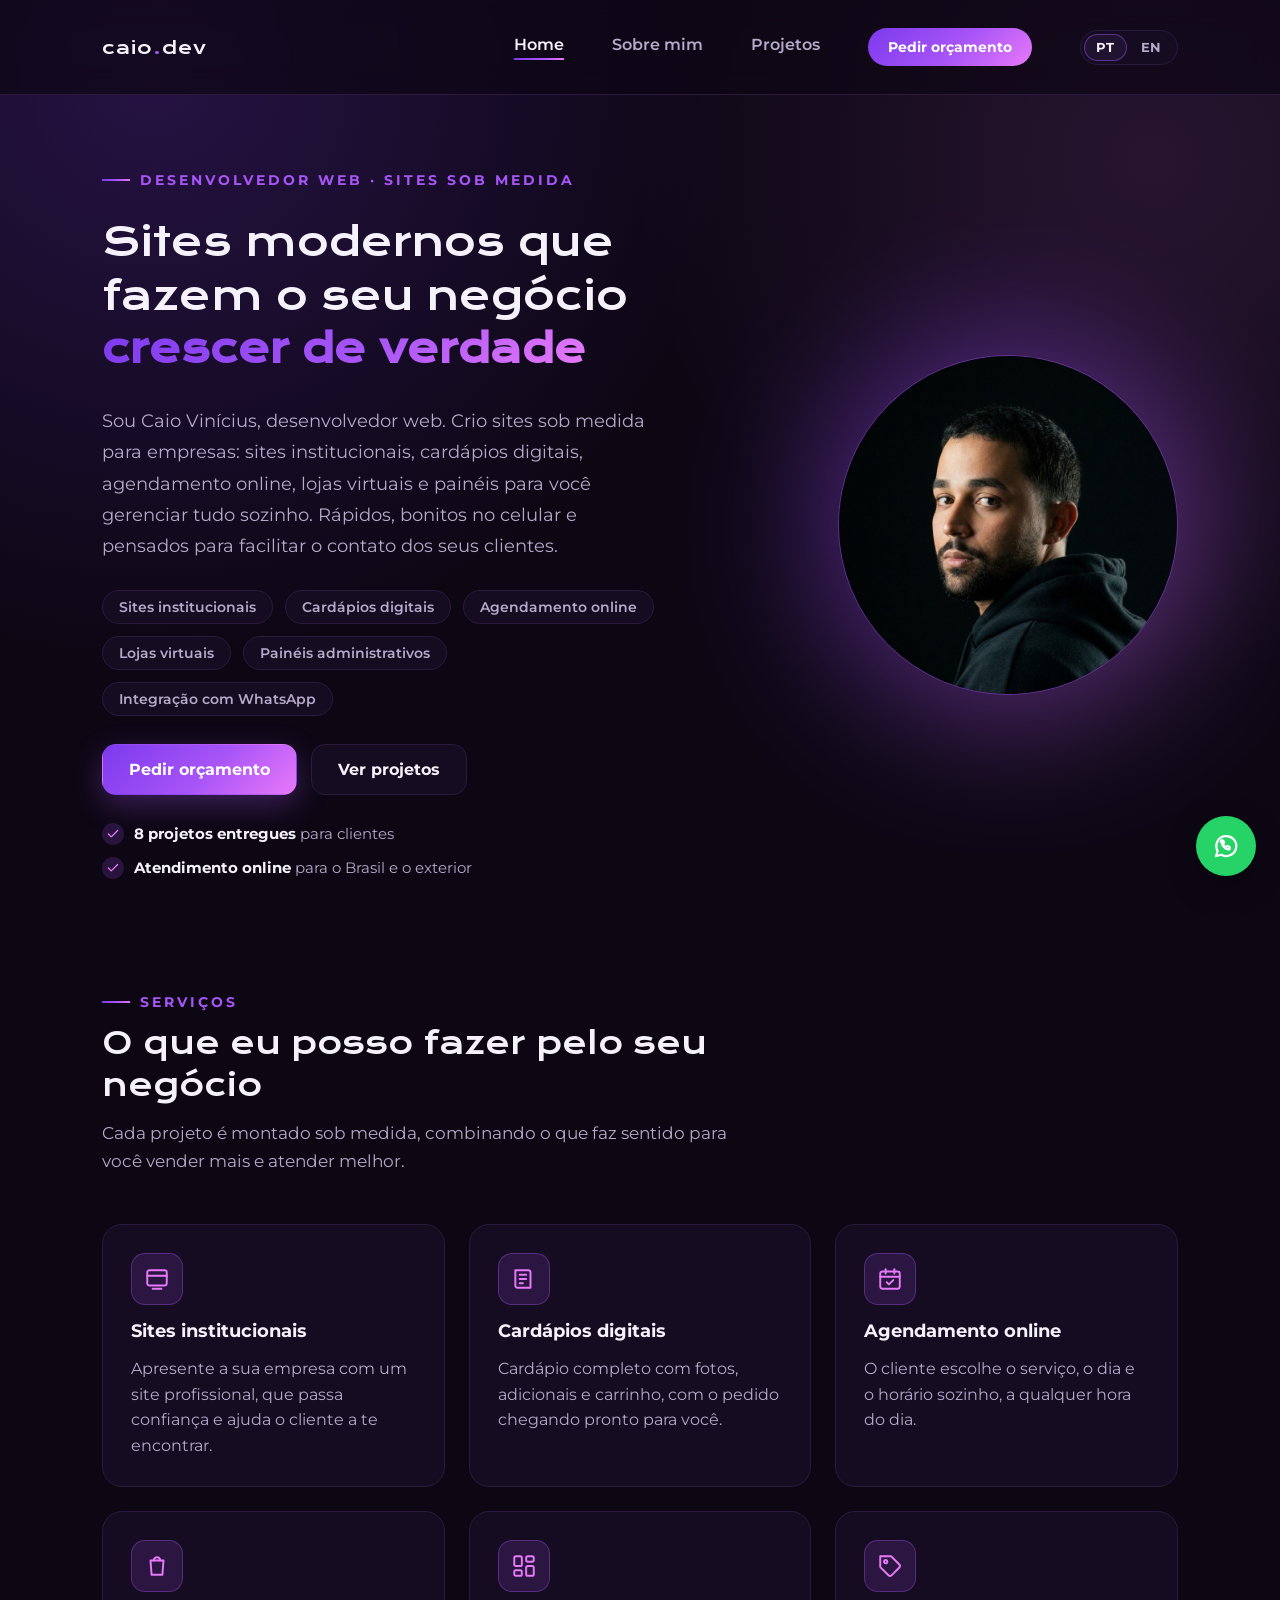
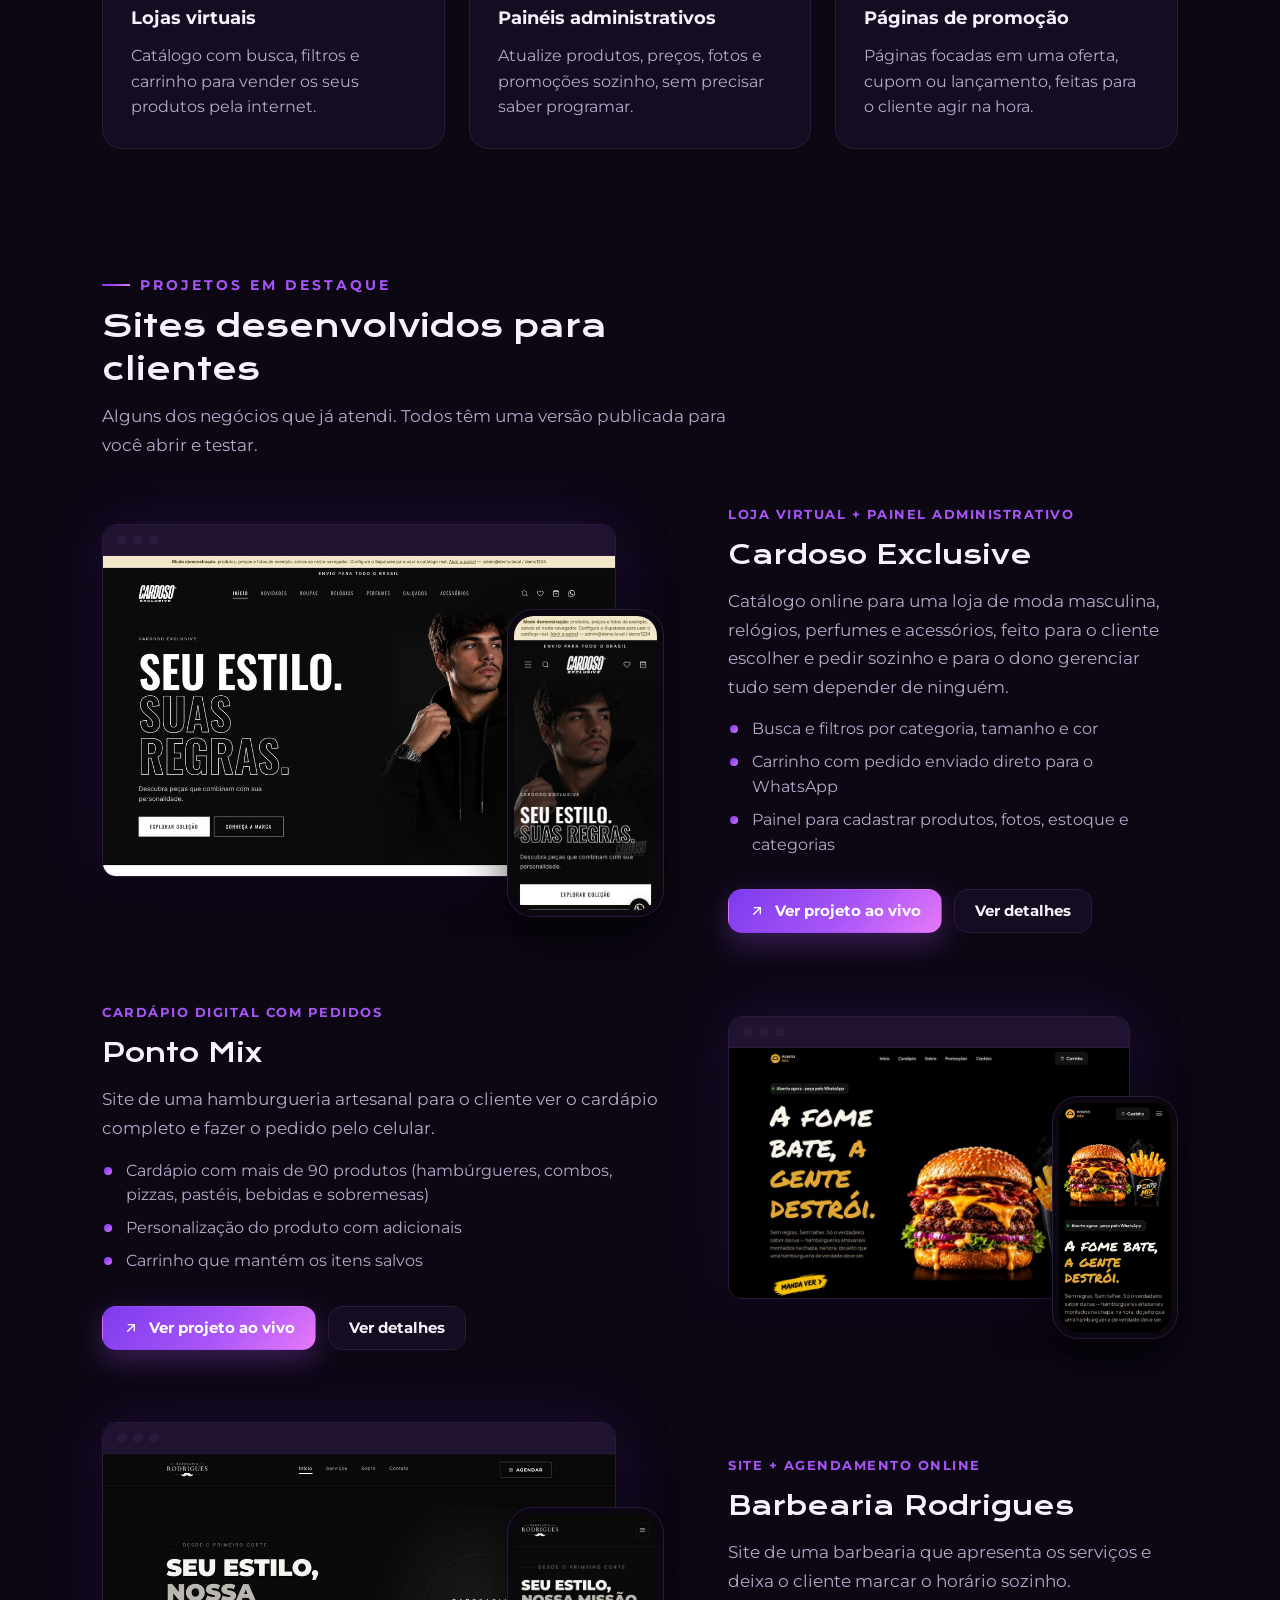
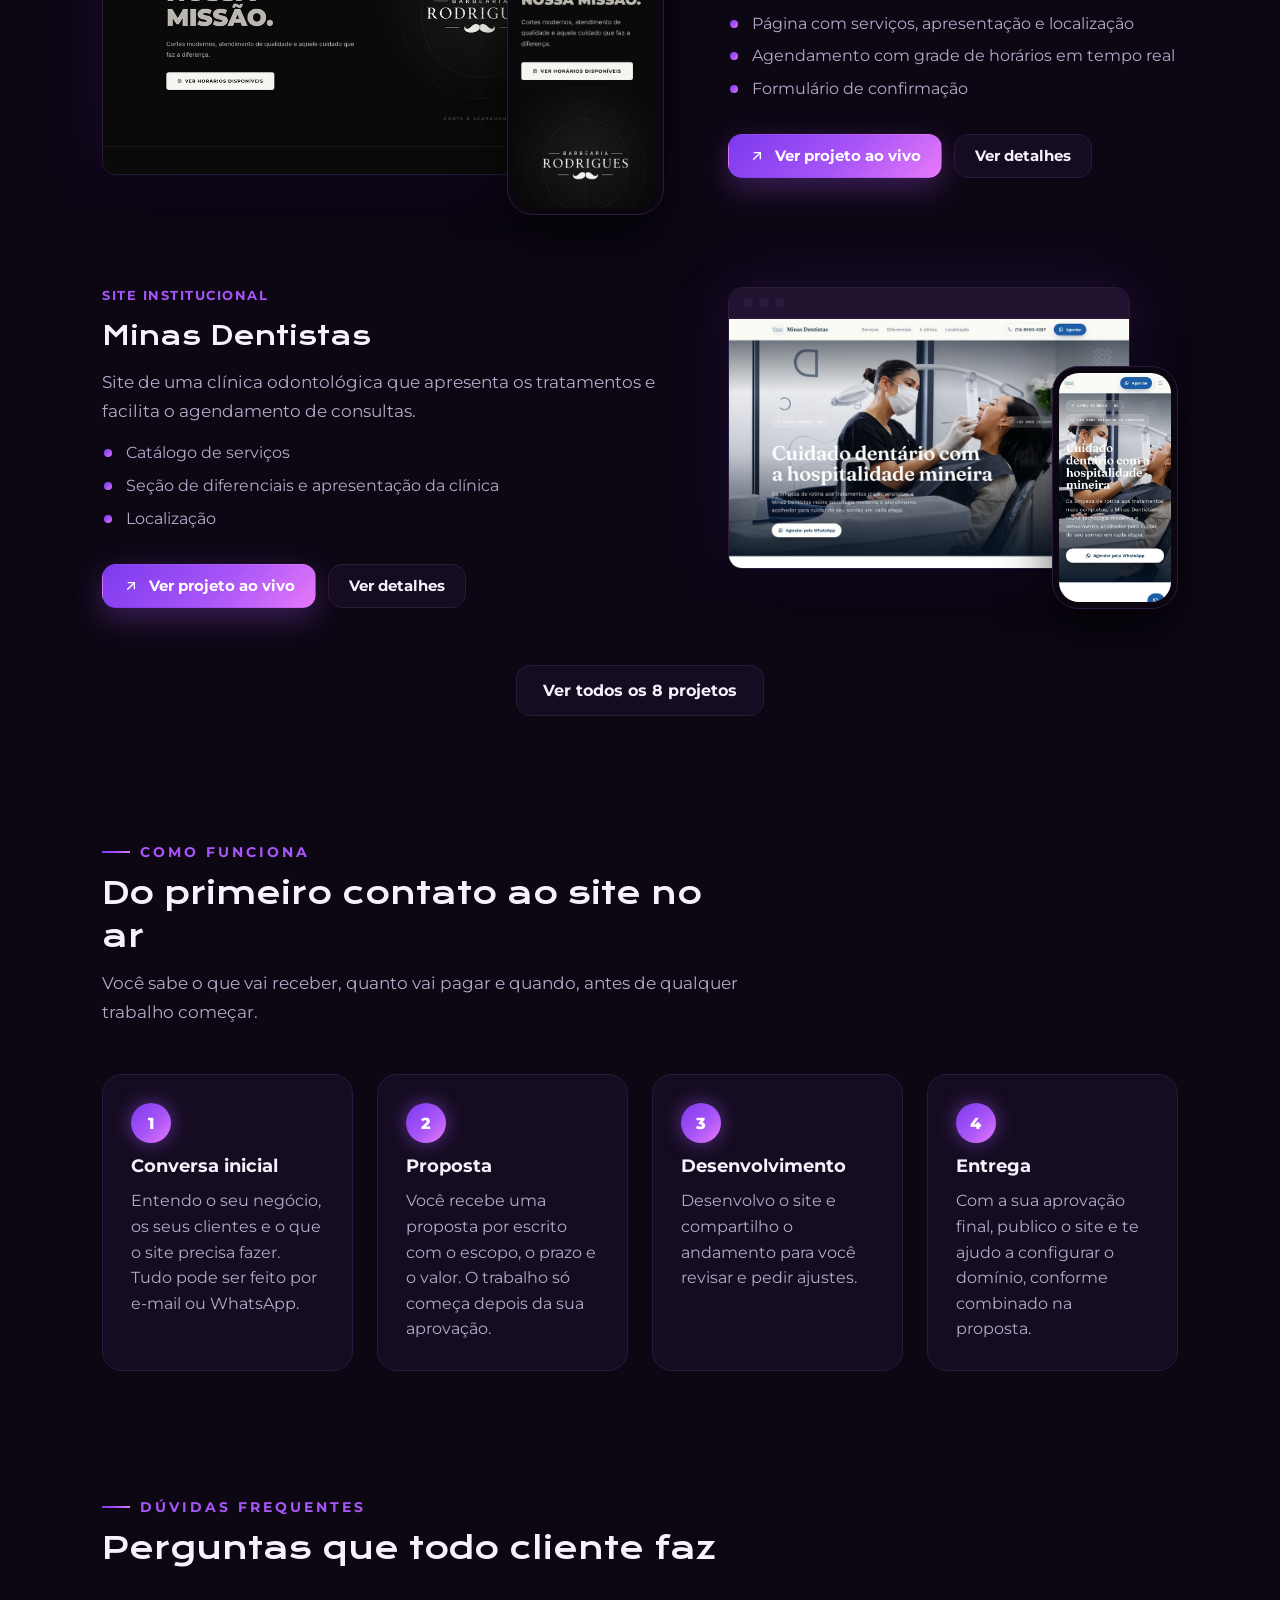
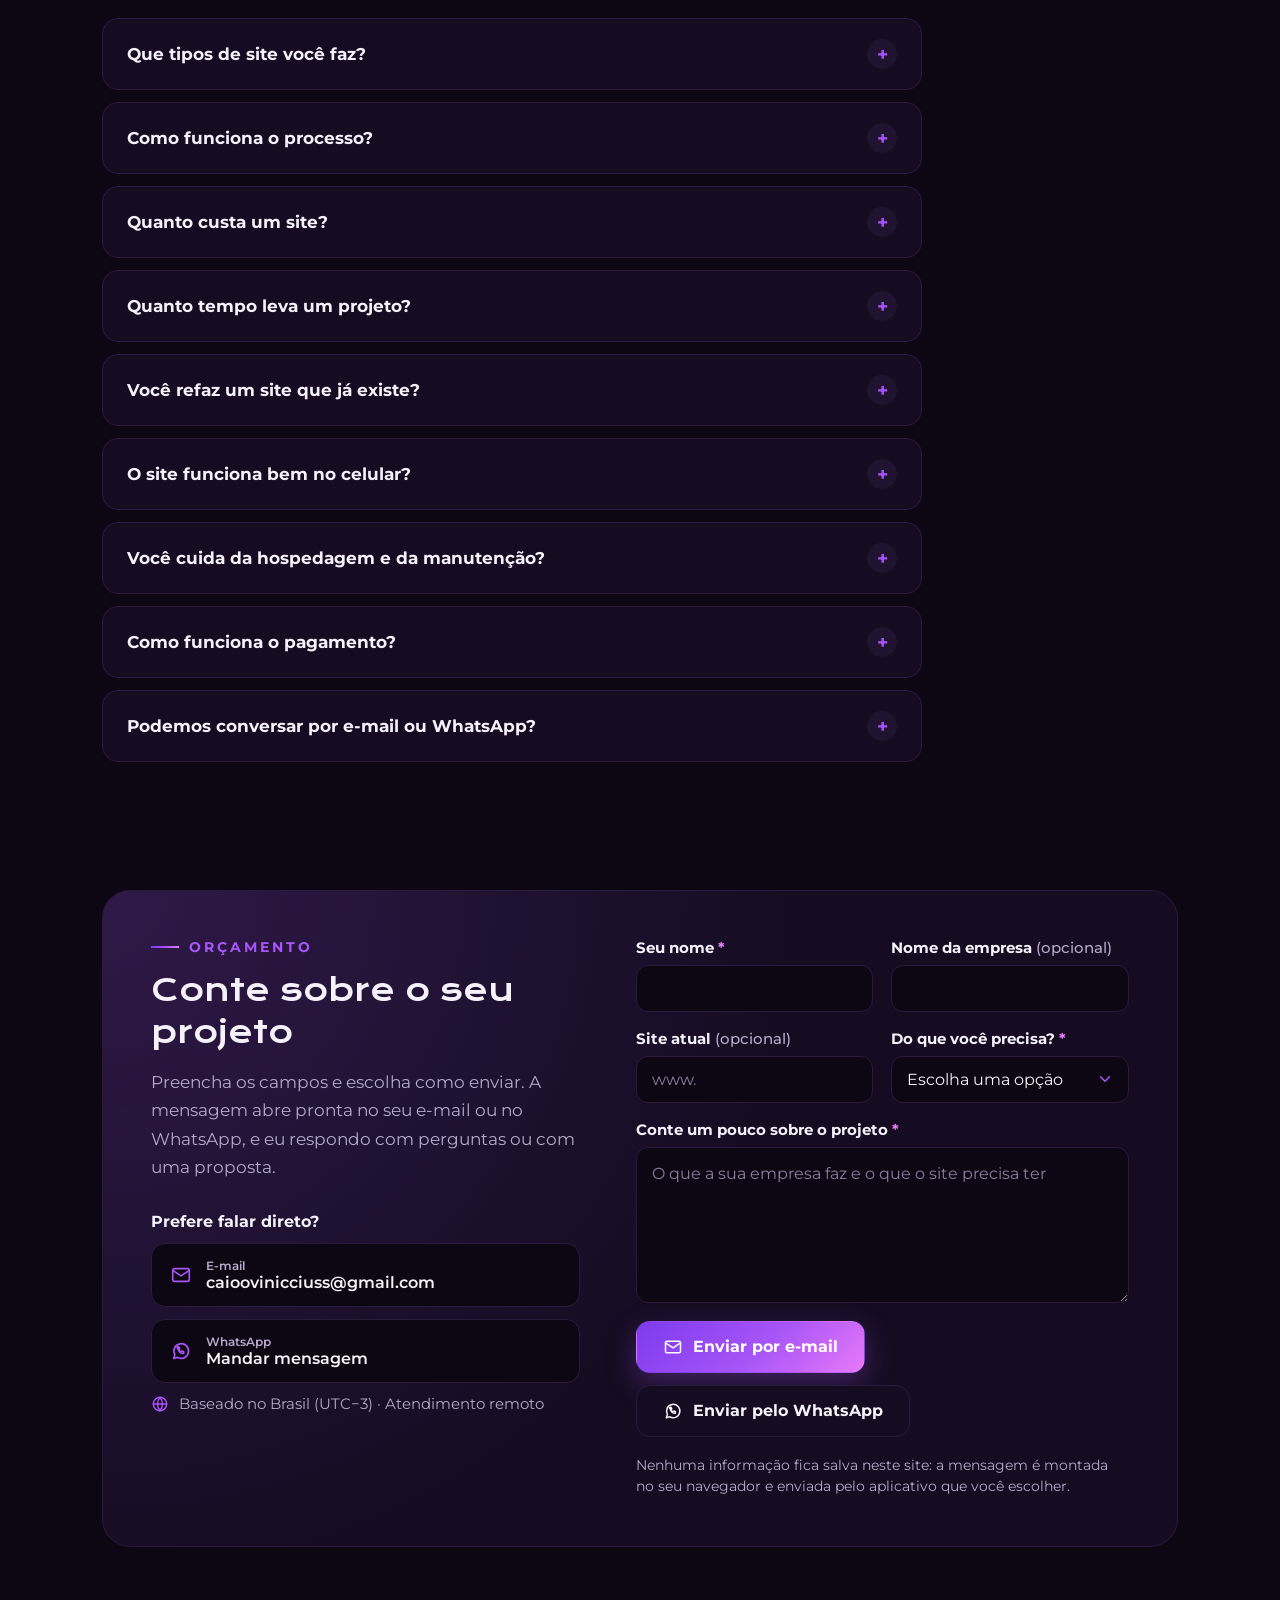
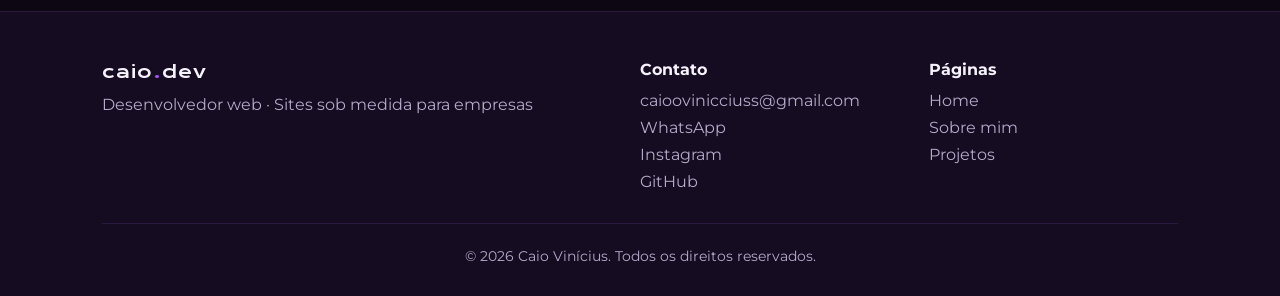
<file: index.html>
<!DOCTYPE html>
<html lang="pt-br">

<head>
    <meta charset="UTF-8">
    <meta name="viewport" content="width=device-width, initial-scale=1.0">
    <title>Caio Vinícius · Desenvolvedor web · Sites sob medida</title>
    <meta name="description" content="Desenvolvedor web que cria sites sob medida para empresas: sites institucionais, cardápios digitais, agendamento online, lojas virtuais e painéis administrativos. Peça um orçamento.">
    <meta name="theme-color" content="#0d0714">
    <link rel="canonical" href="https://portflio-three-ashen.vercel.app/">
    <link rel="alternate" hreflang="pt-BR" href="https://portflio-three-ashen.vercel.app/">
    <link rel="alternate" hreflang="en" href="https://portflio-three-ashen.vercel.app/en/">
    <link rel="alternate" hreflang="x-default" href="https://portflio-three-ashen.vercel.app/">
    <meta property="og:type" content="website">
    <meta property="og:locale" content="pt_BR">
    <meta property="og:locale:alternate" content="en_US">
    <meta property="og:site_name" content="Caio Vinícius">
    <meta property="og:title" content="Caio Vinícius · Desenvolvedor web · Sites sob medida">
    <meta property="og:description" content="Desenvolvedor web que cria sites sob medida para empresas: sites institucionais, cardápios digitais, agendamento online, lojas virtuais e painéis administrativos. Peça um orçamento.">
    <meta property="og:url" content="https://portflio-three-ashen.vercel.app/">
    <meta property="og:image" content="https://portflio-three-ashen.vercel.app/assets/og-image.jpg">
    <meta property="og:image:width" content="1200">
    <meta property="og:image:height" content="630">
    <meta property="og:image:alt" content="Caio Vinícius, desenvolvimento web sob medida">
    <meta name="twitter:card" content="summary_large_image">
    <link rel="icon" type="image/x-icon" href="./assets/favicon.ico">
    <link rel="icon" type="image/png" sizes="32x32" href="./assets/favicon-32.png">
    <link rel="icon" type="image/png" sizes="16x16" href="./assets/favicon-16.png">
    <link rel="apple-touch-icon" sizes="180x180" href="./assets/apple-touch-icon.png">
    <link rel="preconnect" href="https://fonts.googleapis.com">
    <link rel="preconnect" href="https://fonts.gstatic.com" crossorigin>
    <link rel="stylesheet" href="https://fonts.googleapis.com/css2?family=Krona+One&family=Montserrat:wght@400;500;600;700;800;900&display=swap">
    <link rel="stylesheet" href="./style/style.css">
</head>

<body>
    <a class="pular-conteudo" href="#conteudo">Pular para o conteúdo</a>

    <header class="cabecalho">
        <a class="cabecalho__logo" href="index.html">caio<span>.</span>dev</a>
        <nav class="cabecalho__menu">
            <a class="cabecalho__menu__links" href="index.html">Home</a>
            <a class="cabecalho__menu__links" href="about.html">Sobre mim</a>
            <a class="cabecalho__menu__links" href="projects.html">Projetos</a>
            <a class="cabecalho__cta" href="#orcamento">Pedir orçamento</a>
            <div class="idioma" role="group" aria-label="Idioma">
                <a class="idioma__opcao idioma__opcao--ativo" href="index.html" lang="pt-BR" aria-current="true">PT</a>
                <a class="idioma__opcao" href="en/index.html" lang="en" hreflang="en" aria-label="English">EN</a>
            </div>
        </nav>
    </header>

    <main id="conteudo">
        <section class="apresentacao">
            <div class="apresentacao__conteudo reveal">
                <p class="eyebrow">Desenvolvedor web · Sites sob medida</p>
                <h1 class="apresentacao__conteudo__titulo">Sites modernos que fazem o seu negócio
                    <strong class="TituloDestaque">crescer de verdade</strong>
                </h1>
                <p class="apresentacao__conteudo__texto">Sou Caio Vinícius, desenvolvedor web. Crio sites sob medida para empresas: sites institucionais, cardápios digitais, agendamento online, lojas virtuais e painéis para você gerenciar tudo sozinho. Rápidos, bonitos no celular e pensados para facilitar o contato dos seus clientes.</p>

                <div class="chips">
                <span class="chip">Sites institucionais</span>
                <span class="chip">Cardápios digitais</span>
                <span class="chip">Agendamento online</span>
                <span class="chip">Lojas virtuais</span>
                <span class="chip">Painéis administrativos</span>
                <span class="chip">Integração com WhatsApp</span>
                </div>

                <div class="apresentacao__ctas">
                <a class="botao botao--principal" href="#orcamento">Pedir orçamento</a>
                <a class="botao botao--secundario" href="#projetos">Ver projetos</a>
            </div>

                <ul class="confianca">
                <li class="selo-confianca">
                    <svg viewBox="0 0 24 24" fill="none" stroke="currentColor" stroke-width="2.2" stroke-linecap="round" stroke-linejoin="round" aria-hidden="true"><path d="M20 6L9 17l-5-5" /></svg>
                    <span><strong>8 projetos entregues</strong> para clientes</span>
                </li>
                <li class="selo-confianca">
                    <svg viewBox="0 0 24 24" fill="none" stroke="currentColor" stroke-width="2.2" stroke-linecap="round" stroke-linejoin="round" aria-hidden="true"><path d="M20 6L9 17l-5-5" /></svg>
                    <span><strong>Atendimento online</strong> para o Brasil e o exterior</span>
                </li>
                </ul>
            </div>

            <div class="apresentacao__imagem-wrap reveal">
                <img class="apresentacao__imagem" src="./assets/perfil.jpeg" alt="Foto de Caio Vinícius" width="854" height="1280">
            </div>
        </section>

        <section class="secao" id="servicos" aria-labelledby="titulo-servicos">
            <div class="secao__cabecalho reveal">
                <p class="eyebrow">Serviços</p>
                <h2 class="secao__titulo" id="titulo-servicos">O que eu posso fazer pelo seu negócio</h2>
                <p class="secao__texto">Cada projeto é montado sob medida, combinando o que faz sentido para você vender mais e atender melhor.</p>
            </div>
            <div class="servicos__grid">
                <article class="servico reveal">
                    <span class="servico__icone"><svg viewBox="0 0 24 24" fill="none" stroke="currentColor" stroke-width="1.8" stroke-linecap="round" stroke-linejoin="round" aria-hidden="true"><rect x="3" y="4" width="18" height="14" rx="2" /><path d="M3 9h18" /><path d="M8 21h8" /></svg></span>
                    <h3 class="servico__titulo">Sites institucionais</h3>
                    <p class="servico__texto">Apresente a sua empresa com um site profissional, que passa confiança e ajuda o cliente a te encontrar.</p>
                </article>
                <article class="servico reveal">
                    <span class="servico__icone"><svg viewBox="0 0 24 24" fill="none" stroke="currentColor" stroke-width="1.8" stroke-linecap="round" stroke-linejoin="round" aria-hidden="true"><path d="M4 4h12a2 2 0 0 1 2 2v14H6a2 2 0 0 1-2-2V4Z" /><path d="M8 8h6" /><path d="M8 12h6" /><path d="M8 16h3" /></svg></span>
                    <h3 class="servico__titulo">Cardápios digitais</h3>
                    <p class="servico__texto">Cardápio completo com fotos, adicionais e carrinho, com o pedido chegando pronto para você.</p>
                </article>
                <article class="servico reveal">
                    <span class="servico__icone"><svg viewBox="0 0 24 24" fill="none" stroke="currentColor" stroke-width="1.8" stroke-linecap="round" stroke-linejoin="round" aria-hidden="true"><rect x="3" y="5" width="18" height="16" rx="2" /><path d="M16 3v4" /><path d="M8 3v4" /><path d="M3 10h18" /><path d="M9 15l2 2 4-4" /></svg></span>
                    <h3 class="servico__titulo">Agendamento online</h3>
                    <p class="servico__texto">O cliente escolhe o serviço, o dia e o horário sozinho, a qualquer hora do dia.</p>
                </article>
                <article class="servico reveal">
                    <span class="servico__icone"><svg viewBox="0 0 24 24" fill="none" stroke="currentColor" stroke-width="1.8" stroke-linecap="round" stroke-linejoin="round" aria-hidden="true"><path d="M6 7h12l-1 13H7L6 7Z" /><path d="M9 7a3 3 0 0 1 6 0" /></svg></span>
                    <h3 class="servico__titulo">Lojas virtuais</h3>
                    <p class="servico__texto">Catálogo com busca, filtros e carrinho para vender os seus produtos pela internet.</p>
                </article>
                <article class="servico reveal">
                    <span class="servico__icone"><svg viewBox="0 0 24 24" fill="none" stroke="currentColor" stroke-width="1.8" stroke-linecap="round" stroke-linejoin="round" aria-hidden="true"><rect x="3" y="3" width="7" height="9" rx="1.5" /><rect x="14" y="3" width="7" height="5" rx="1.5" /><rect x="14" y="12" width="7" height="9" rx="1.5" /><rect x="3" y="16" width="7" height="5" rx="1.5" /></svg></span>
                    <h3 class="servico__titulo">Painéis administrativos</h3>
                    <p class="servico__texto">Atualize produtos, preços, fotos e promoções sozinho, sem precisar saber programar.</p>
                </article>
                <article class="servico reveal">
                    <span class="servico__icone"><svg viewBox="0 0 24 24" fill="none" stroke="currentColor" stroke-width="1.8" stroke-linecap="round" stroke-linejoin="round" aria-hidden="true"><path d="M20.6 13.4l-7.2 7.2a2 2 0 0 1-2.8 0L3 13V3h10l7.6 7.6a2 2 0 0 1 0 2.8Z" /><circle cx="8" cy="8" r="1.5" /></svg></span>
                    <h3 class="servico__titulo">Páginas de promoção</h3>
                    <p class="servico__texto">Páginas focadas em uma oferta, cupom ou lançamento, feitas para o cliente agir na hora.</p>
                </article>
            </div>
        </section>

        <section class="secao" id="projetos" aria-labelledby="titulo-projetos">
            <div class="secao__cabecalho reveal">
                <p class="eyebrow">Projetos em destaque</p>
                <h2 class="secao__titulo" id="titulo-projetos">Sites desenvolvidos para clientes</h2>
                <p class="secao__texto">Alguns dos negócios que já atendi. Todos têm uma versão publicada para você abrir e testar.</p>
            </div>
            <div class="destaques">
                <article class="destaque reveal">
                    <div class="destaque__mockup">
                        <div class="destaque__navegador">
                            <span class="destaque__barra" aria-hidden="true"><i></i><i></i><i></i></span>
                            <img src="./assets/projetos/cardoso-exclusive-desktop.jpg" alt="Site Cardoso Exclusive no computador" loading="lazy" width="960" height="600">
                        </div>
                        <div class="destaque__celular">
                            <img src="./assets/projetos/cardoso-exclusive-mobile.jpg" alt="Site Cardoso Exclusive no celular" loading="lazy" width="390" height="800">
                        </div>
                    </div>
                    <div class="destaque__info">
                        <p class="destaque__tipo">Loja virtual + painel administrativo</p>
                        <h3 class="destaque__titulo">Cardoso Exclusive</h3>
                        <p class="destaque__texto">Catálogo online para uma loja de moda masculina, relógios, perfumes e acessórios, feito para o cliente escolher e pedir sozinho e para o dono gerenciar tudo sem depender de ninguém.</p>
                        <ul class="lista-recursos">
                            <li>Busca e filtros por categoria, tamanho e cor</li>
                            <li>Carrinho com pedido enviado direto para o WhatsApp</li>
                            <li>Painel para cadastrar produtos, fotos, estoque e categorias</li>
                        </ul>
                        <div class="destaque__acoes">
                            <a class="botao botao--principal botao--compacto" href="./projetos/cardoso-exclusive/index.html" target="_blank" rel="noopener">
                                <svg viewBox="0 0 24 24" fill="none" stroke="currentColor" stroke-width="2" stroke-linecap="round" stroke-linejoin="round" aria-hidden="true"><path d="M7 17L17 7" /><path d="M8 7h9v9" /></svg>
                                Ver projeto ao vivo
                            </a>
                            <a class="botao botao--secundario botao--compacto" href="projects.html#cardoso-exclusive">Ver detalhes</a>
                        </div>
                    </div>
                </article>
                <article class="destaque reveal">
                    <div class="destaque__mockup">
                        <div class="destaque__navegador">
                            <span class="destaque__barra" aria-hidden="true"><i></i><i></i><i></i></span>
                            <img src="./assets/projetos/ponto-mix-desktop.jpg" alt="Site Ponto Mix no computador" loading="lazy" width="960" height="600">
                        </div>
                        <div class="destaque__celular">
                            <img src="./assets/projetos/ponto-mix-mobile.jpg" alt="Site Ponto Mix no celular" loading="lazy" width="390" height="800">
                        </div>
                    </div>
                    <div class="destaque__info">
                        <p class="destaque__tipo">Cardápio digital com pedidos</p>
                        <h3 class="destaque__titulo">Ponto Mix</h3>
                        <p class="destaque__texto">Site de uma hamburgueria artesanal para o cliente ver o cardápio completo e fazer o pedido pelo celular.</p>
                        <ul class="lista-recursos">
                            <li>Cardápio com mais de 90 produtos (hambúrgueres, combos, pizzas, pastéis, bebidas e sobremesas)</li>
                            <li>Personalização do produto com adicionais</li>
                            <li>Carrinho que mantém os itens salvos</li>
                        </ul>
                        <div class="destaque__acoes">
                            <a class="botao botao--principal botao--compacto" href="./projetos/ponto-mix/index.html" target="_blank" rel="noopener">
                                <svg viewBox="0 0 24 24" fill="none" stroke="currentColor" stroke-width="2" stroke-linecap="round" stroke-linejoin="round" aria-hidden="true"><path d="M7 17L17 7" /><path d="M8 7h9v9" /></svg>
                                Ver projeto ao vivo
                            </a>
                            <a class="botao botao--secundario botao--compacto" href="projects.html#ponto-mix">Ver detalhes</a>
                        </div>
                    </div>
                </article>
                <article class="destaque reveal">
                    <div class="destaque__mockup">
                        <div class="destaque__navegador">
                            <span class="destaque__barra" aria-hidden="true"><i></i><i></i><i></i></span>
                            <img src="./assets/projetos/barbearia-rodrigues-desktop.jpg" alt="Site Barbearia Rodrigues no computador" loading="lazy" width="960" height="600">
                        </div>
                        <div class="destaque__celular">
                            <img src="./assets/projetos/barbearia-rodrigues-mobile.jpg" alt="Site Barbearia Rodrigues no celular" loading="lazy" width="390" height="800">
                        </div>
                    </div>
                    <div class="destaque__info">
                        <p class="destaque__tipo">Site + agendamento online</p>
                        <h3 class="destaque__titulo">Barbearia Rodrigues</h3>
                        <p class="destaque__texto">Site de uma barbearia que apresenta os serviços e deixa o cliente marcar o horário sozinho.</p>
                        <ul class="lista-recursos">
                            <li>Página com serviços, apresentação e localização</li>
                            <li>Agendamento com grade de horários em tempo real</li>
                            <li>Formulário de confirmação</li>
                        </ul>
                        <div class="destaque__acoes">
                            <a class="botao botao--principal botao--compacto" href="./projetos/barbearia-rodrigues/index.html" target="_blank" rel="noopener">
                                <svg viewBox="0 0 24 24" fill="none" stroke="currentColor" stroke-width="2" stroke-linecap="round" stroke-linejoin="round" aria-hidden="true"><path d="M7 17L17 7" /><path d="M8 7h9v9" /></svg>
                                Ver projeto ao vivo
                            </a>
                            <a class="botao botao--secundario botao--compacto" href="projects.html#barbearia-rodrigues">Ver detalhes</a>
                        </div>
                    </div>
                </article>
                <article class="destaque reveal">
                    <div class="destaque__mockup">
                        <div class="destaque__navegador">
                            <span class="destaque__barra" aria-hidden="true"><i></i><i></i><i></i></span>
                            <img src="./assets/projetos/minas-dentistas-desktop.jpg" alt="Site Minas Dentistas no computador" loading="lazy" width="960" height="600">
                        </div>
                        <div class="destaque__celular">
                            <img src="./assets/projetos/minas-dentistas-mobile.jpg" alt="Site Minas Dentistas no celular" loading="lazy" width="390" height="800">
                        </div>
                    </div>
                    <div class="destaque__info">
                        <p class="destaque__tipo">Site institucional</p>
                        <h3 class="destaque__titulo">Minas Dentistas</h3>
                        <p class="destaque__texto">Site de uma clínica odontológica que apresenta os tratamentos e facilita o agendamento de consultas.</p>
                        <ul class="lista-recursos">
                            <li>Catálogo de serviços</li>
                            <li>Seção de diferenciais e apresentação da clínica</li>
                            <li>Localização</li>
                        </ul>
                        <div class="destaque__acoes">
                            <a class="botao botao--principal botao--compacto" href="./projetos/minas-dentistas/index.html" target="_blank" rel="noopener">
                                <svg viewBox="0 0 24 24" fill="none" stroke="currentColor" stroke-width="2" stroke-linecap="round" stroke-linejoin="round" aria-hidden="true"><path d="M7 17L17 7" /><path d="M8 7h9v9" /></svg>
                                Ver projeto ao vivo
                            </a>
                            <a class="botao botao--secundario botao--compacto" href="projects.html#minas-dentistas">Ver detalhes</a>
                        </div>
                    </div>
                </article>
            </div>
            <div class="destaques__mais reveal">
                <a class="botao botao--secundario" href="projects.html">Ver todos os 8 projetos</a>
            </div>
        </section>

        <section class="secao" id="como-funciona" aria-labelledby="titulo-processo">
            <div class="secao__cabecalho reveal">
                <p class="eyebrow">Como funciona</p>
                <h2 class="secao__titulo" id="titulo-processo">Do primeiro contato ao site no ar</h2>
                <p class="secao__texto">Você sabe o que vai receber, quanto vai pagar e quando, antes de qualquer trabalho começar.</p>
            </div>
            <ol class="passos">
                <li class="passo reveal">
                    <span class="passo__numero">1</span>
                    <h3 class="passo__titulo">Conversa inicial</h3>
                    <p class="passo__texto">Entendo o seu negócio, os seus clientes e o que o site precisa fazer. Tudo pode ser feito por e-mail ou WhatsApp.</p>
                </li>
                <li class="passo reveal">
                    <span class="passo__numero">2</span>
                    <h3 class="passo__titulo">Proposta</h3>
                    <p class="passo__texto">Você recebe uma proposta por escrito com o escopo, o prazo e o valor. O trabalho só começa depois da sua aprovação.</p>
                </li>
                <li class="passo reveal">
                    <span class="passo__numero">3</span>
                    <h3 class="passo__titulo">Desenvolvimento</h3>
                    <p class="passo__texto">Desenvolvo o site e compartilho o andamento para você revisar e pedir ajustes.</p>
                </li>
                <li class="passo reveal">
                    <span class="passo__numero">4</span>
                    <h3 class="passo__titulo">Entrega</h3>
                    <p class="passo__texto">Com a sua aprovação final, publico o site e te ajudo a configurar o domínio, conforme combinado na proposta.</p>
                </li>
            </ol>
        </section>

        <section class="secao" id="duvidas" aria-labelledby="titulo-faq">
            <div class="secao__cabecalho reveal">
                <p class="eyebrow">Dúvidas frequentes</p>
                <h2 class="secao__titulo" id="titulo-faq">Perguntas que todo cliente faz</h2>
            </div>
            <div class="faq reveal">
                <details class="faq__item">
                    <summary class="faq__pergunta">Que tipos de site você faz?</summary>
                    <p class="faq__resposta">Sites institucionais, landing pages, cardápios digitais com pedidos, sistemas de agendamento, lojas virtuais e painéis simples para você atualizar o conteúdo sozinho. Você encontra exemplos de cada um nos meus projetos.</p>
                </details>
                <details class="faq__item">
                    <summary class="faq__pergunta">Como funciona o processo?</summary>
                    <p class="faq__resposta">São quatro etapas: conversa inicial, proposta, desenvolvimento e entrega. Você aprova o escopo e o valor antes de qualquer trabalho começar e revisa o site antes de ele ir ao ar.</p>
                </details>
                <details class="faq__item">
                    <summary class="faq__pergunta">Quanto custa um site?</summary>
                    <p class="faq__resposta">Depende do escopo: quantidade de páginas, recursos como agendamento ou loja virtual e se você precisa de um painel. Depois de entender o que você precisa, envio uma proposta com o valor fechado para aquele escopo.</p>
                </details>
                <details class="faq__item">
                    <summary class="faq__pergunta">Quanto tempo leva um projeto?</summary>
                    <p class="faq__resposta">Depende do tamanho e da complexidade do projeto. O prazo estimado vem na proposta, antes de começarmos.</p>
                </details>
                <details class="faq__item">
                    <summary class="faq__pergunta">Você refaz um site que já existe?</summary>
                    <p class="faq__resposta">Sim. Posso refazer um site existente com um visual moderno e que funcione bem no celular. Me mande o link e conte o que você gostaria de melhorar.</p>
                </details>
                <details class="faq__item">
                    <summary class="faq__pergunta">O site funciona bem no celular?</summary>
                    <p class="faq__resposta">Sim. Todos os projetos são pensados primeiro para o celular, que é por onde a maioria dos seus clientes vai acessar.</p>
                </details>
                <details class="faq__item">
                    <summary class="faq__pergunta">Você cuida da hospedagem e da manutenção?</summary>
                    <p class="faq__resposta">Eu publico o site e te oriento no registro e na configuração do domínio, que fica no seu nome. A manutenção e as atualizações depois da entrega podem ser contratadas à parte.</p>
                </details>
                <details class="faq__item">
                    <summary class="faq__pergunta">Como funciona o pagamento?</summary>
                    <p class="faq__resposta">A forma e as datas de pagamento são definidas em cada proposta, antes de o projeto começar.</p>
                </details>
                <details class="faq__item">
                    <summary class="faq__pergunta">Podemos conversar por e-mail ou WhatsApp?</summary>
                    <p class="faq__resposta">Sim. Você escolhe: e-mail ou WhatsApp. A conversa por escrito funciona muito bem, porque tudo o que foi combinado fica registrado.</p>
                </details>
            </div>
        </section>

        <section class="secao" id="orcamento" aria-labelledby="titulo-contato">
            <div class="contato reveal">
                <div class="contato__intro">
                    <p class="eyebrow">Orçamento</p>
                    <h2 class="secao__titulo" id="titulo-contato">Conte sobre o seu projeto</h2>
                    <p class="secao__texto">Preencha os campos e escolha como enviar. A mensagem abre pronta no seu e-mail ou no WhatsApp, e eu respondo com perguntas ou com uma proposta.</p>

                    <div class="contato__direto">
                        <p class="contato__direto-titulo">Prefere falar direto?</p>
                        <a class="contato__canal" href="mailto:caioovinicciuss@gmail.com">
                            <svg viewBox="0 0 24 24" fill="none" stroke="currentColor" stroke-width="1.8" stroke-linecap="round" stroke-linejoin="round" aria-hidden="true"><rect x="3" y="5" width="18" height="14" rx="2" /><path d="M3 7l9 6 9-6" /></svg>
                            <span><small>E-mail</small>caioovinicciuss@gmail.com</span>
                        </a>
                        <a class="contato__canal" href="https://wa.me/5574991608952?text=Ol%C3%A1%2C%20Caio!%20Vim%20pelo%20seu%20portf%C3%B3lio%20e%20quero%20um%20or%C3%A7amento%20para%20o%20meu%20site." target="_blank" rel="noopener">
                            <svg viewBox="0 0 24 24" fill="none" stroke="currentColor" stroke-width="1.8" stroke-linecap="round" stroke-linejoin="round" aria-hidden="true"><path d="M4 20l1.3-4A8 8 0 1 1 8.3 19L4 20Z" /><path d="M8.8 9.6c.2 2.6 2.5 4.9 5.1 5.1.9.1 1.1-.6 1.1-1.1l-.3-1-1.7-.6-1 1a5.2 5.2 0 0 1-2.5-2.5l1-1-.6-1.7-1-.3c-.5 0-1.2.2-1.1 1.1Z" /></svg>
                            <span><small>WhatsApp</small>Mandar mensagem</span>
                        </a>
                        <p class="contato__local">
                            <svg viewBox="0 0 24 24" fill="none" stroke="currentColor" stroke-width="1.8" stroke-linecap="round" stroke-linejoin="round" aria-hidden="true"><circle cx="12" cy="12" r="9" /><path d="M3 12h18" /><path d="M12 3a14 14 0 0 1 0 18a14 14 0 0 1 0-18Z" /></svg>
                            Baseado no Brasil (UTC−3) · Atendimento remoto
                        </p>
                    </div>
                </div>

                <form class="formulario" id="formulario-orcamento" novalidate data-email="caioovinicciuss@gmail.com" data-whatsapp="5574991608952">
                    <div class="formulario__linha">
                        <div class="formulario__campo">
                            <label for="f-nome">Seu nome <span class="formulario__obrig" aria-hidden="true">*</span></label>
                            <input id="f-nome" name="nome" type="text" autocomplete="name" required maxlength="80">
                        </div>
                        <div class="formulario__campo">
                            <label for="f-empresa">Nome da empresa <span class="formulario__opcional">(opcional)</span></label>
                            <input id="f-empresa" name="empresa" type="text" autocomplete="organization" maxlength="80">
                        </div>
                    </div>
                    <div class="formulario__linha">
                        <div class="formulario__campo">
                            <label for="f-site">Site atual <span class="formulario__opcional">(opcional)</span></label>
                            <input id="f-site" name="site" type="text" inputmode="url" autocomplete="url" maxlength="200" placeholder="www.">
                        </div>
                        <div class="formulario__campo">
                            <label for="f-tipo">Do que você precisa? <span class="formulario__obrig" aria-hidden="true">*</span></label>
                            <select id="f-tipo" name="tipo" required>
                                <option value="">Escolha uma opção</option>
                            <option>Site institucional</option>
                            <option>Landing page</option>
                            <option>Cardápio digital com pedidos</option>
                            <option>Agendamento online</option>
                            <option>Loja virtual</option>
                            <option>Refazer um site existente</option>
                            <option>Outro</option>
                            </select>
                        </div>
                    </div>
                    <div class="formulario__campo">
                        <label for="f-msg">Conte um pouco sobre o projeto <span class="formulario__obrig" aria-hidden="true">*</span></label>
                        <textarea id="f-msg" name="mensagem" rows="5" required maxlength="1500" placeholder="O que a sua empresa faz e o que o site precisa ter"></textarea>
                    </div>

                    <p class="formulario__status" role="status" aria-live="polite"></p>

                    <div class="formulario__acoes">
                        <button class="botao botao--principal" type="submit" data-canal="email">
                            <svg viewBox="0 0 24 24" fill="none" stroke="currentColor" stroke-width="1.8" stroke-linecap="round" stroke-linejoin="round" aria-hidden="true"><rect x="3" y="5" width="18" height="14" rx="2" /><path d="M3 7l9 6 9-6" /></svg>
                            Enviar por e-mail
                        </button>
                        <button class="botao botao--secundario" type="submit" data-canal="whatsapp">
                            <svg viewBox="0 0 24 24" fill="none" stroke="currentColor" stroke-width="1.8" stroke-linecap="round" stroke-linejoin="round" aria-hidden="true"><path d="M4 20l1.3-4A8 8 0 1 1 8.3 19L4 20Z" /><path d="M8.8 9.6c.2 2.6 2.5 4.9 5.1 5.1.9.1 1.1-.6 1.1-1.1l-.3-1-1.7-.6-1 1a5.2 5.2 0 0 1-2.5-2.5l1-1-.6-1.7-1-.3c-.5 0-1.2.2-1.1 1.1Z" /></svg>
                            Enviar pelo WhatsApp
                        </button>
                    </div>
                    <p class="formulario__privacidade">Nenhuma informação fica salva neste site: a mensagem é montada no seu navegador e enviada pelo aplicativo que você escolher.</p>
                </form>
            </div>
        </section>
    </main>

    <footer class="rodape">
        <div class="rodape__conteudo">
            <div class="rodape__marca">
                <a class="cabecalho__logo" href="index.html">caio<span>.</span>dev</a>
                <p>Desenvolvedor web · Sites sob medida para empresas</p>
            </div>
            <div class="rodape__coluna">
                <p class="rodape__titulo">Contato</p>
                <ul>
                    <li><a href="mailto:caioovinicciuss@gmail.com">caioovinicciuss@gmail.com</a></li>
                    <li><a href="https://wa.me/5574991608952?text=Ol%C3%A1%2C%20Caio!%20Vim%20pelo%20seu%20portf%C3%B3lio%20e%20quero%20um%20or%C3%A7amento%20para%20o%20meu%20site." target="_blank" rel="noopener">WhatsApp</a></li>
                    <li><a href="https://www.instagram.com/caiodev.code/" target="_blank" rel="noopener">Instagram</a></li>
                    <li><a href="https://github.com/Caioviniccius" target="_blank" rel="noopener">GitHub</a></li>
                </ul>
            </div>
            <div class="rodape__coluna">
                <p class="rodape__titulo">Páginas</p>
                <ul>
                    <li><a href="index.html">Home</a></li>
                    <li><a href="about.html">Sobre mim</a></li>
                    <li><a href="projects.html">Projetos</a></li>
                </ul>
            </div>
        </div>
        <p class="rodape__copy">© 2026 Caio Vinícius. Todos os direitos reservados.</p>
    </footer>

    <a class="whatsapp-flutuante" href="https://wa.me/5574991608952?text=Ol%C3%A1%2C%20Caio!%20Vim%20pelo%20seu%20portf%C3%B3lio%20e%20quero%20um%20or%C3%A7amento%20para%20o%20meu%20site." target="_blank" rel="noopener" aria-label="Conversar pelo WhatsApp">
        <svg viewBox="0 0 24 24" fill="none" stroke="currentColor" stroke-width="1.8" stroke-linecap="round" stroke-linejoin="round" aria-hidden="true"><path d="M4 20l1.3-4A8 8 0 1 1 8.3 19L4 20Z" /><path d="M8.8 9.6c.2 2.6 2.5 4.9 5.1 5.1.9.1 1.1-.6 1.1-1.1l-.3-1-1.7-.6-1 1a5.2 5.2 0 0 1-2.5-2.5l1-1-.6-1.7-1-.3c-.5 0-1.2.2-1.1 1.1Z" /></svg>
    </a>

    <script src="./script.js"></script>
</body>

</html>
</file>
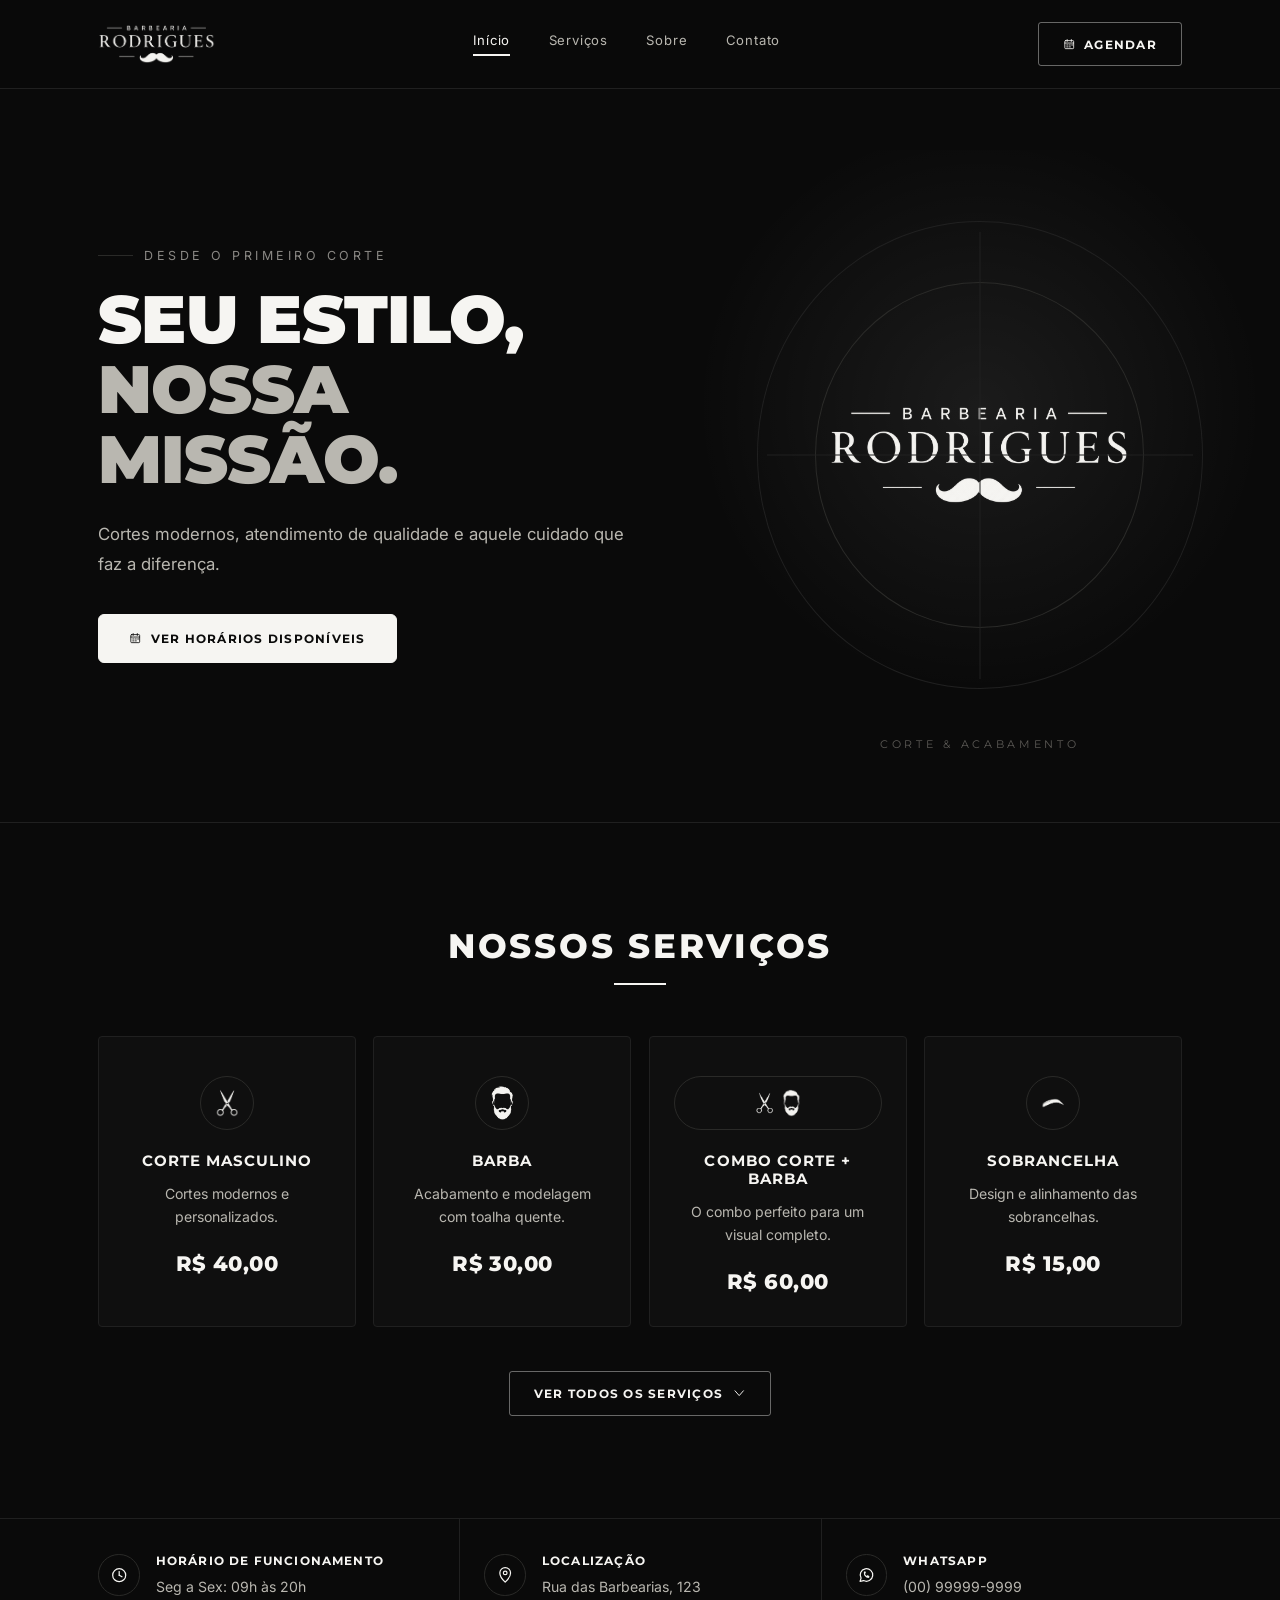
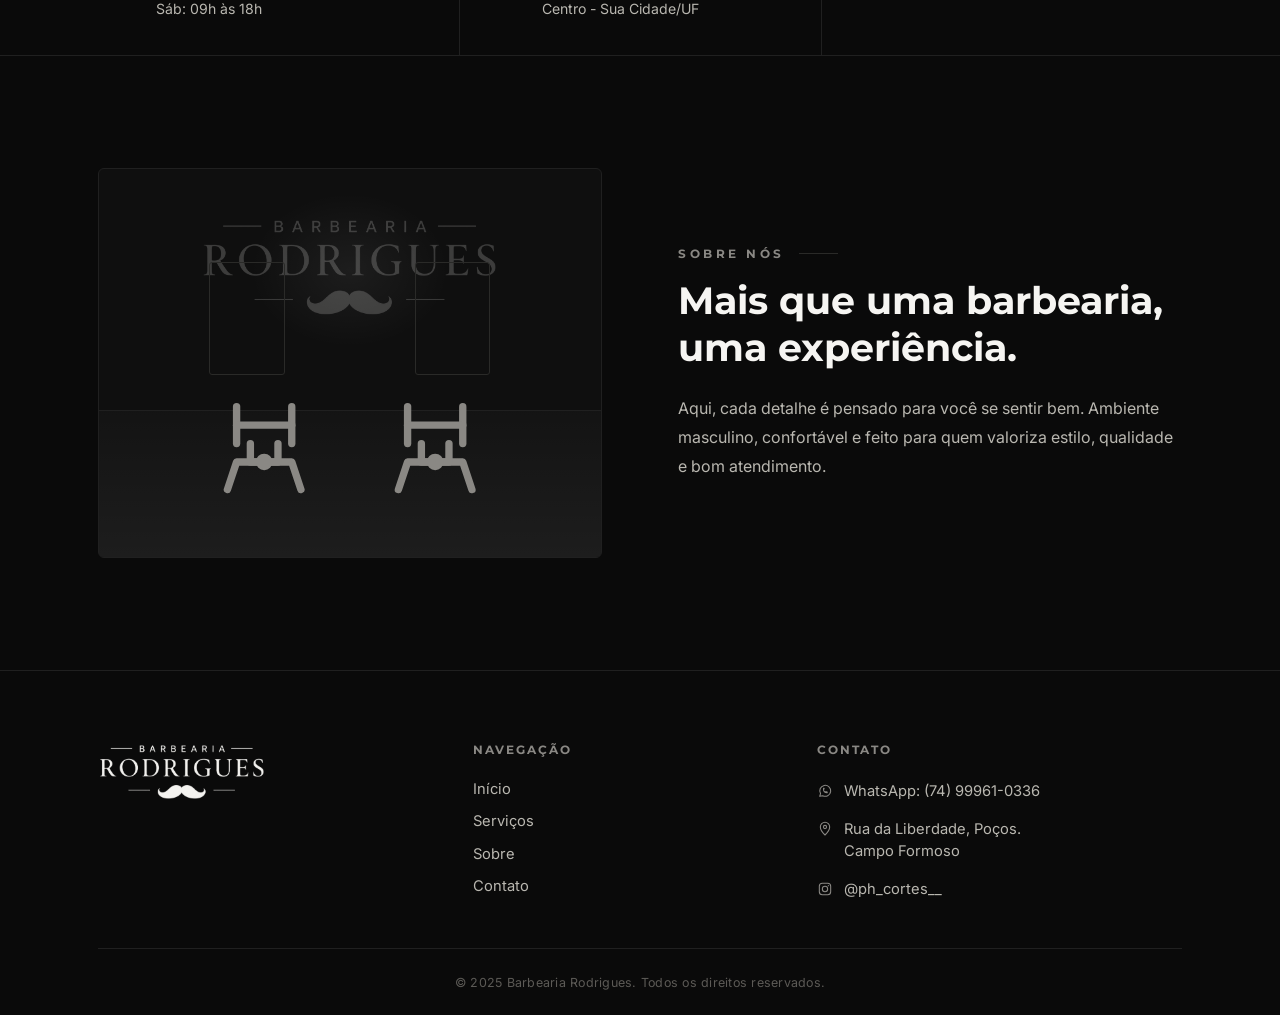
<file: barbearia-rodrigues/index.html>
<!doctype html>
<html lang="pt-BR">
<head>
<meta charset="UTF-8" />
<title>Barbearia Rodrigues</title>
<meta name="viewport" content="width=device-width, initial-scale=1" />
<link rel="preconnect" href="https://fonts.googleapis.com">
<link rel="preconnect" href="https://fonts.gstatic.com" crossorigin>
<link href="https://fonts.googleapis.com/css2?family=Montserrat:wght@600;700;800;900&family=Inter:wght@400;500;600&display=swap" rel="stylesheet">

<link rel="stylesheet" href="styles.css">
</head>
<body>

<!-- sprite: line icons -->
<svg width="0" height="0" style="position:absolute" aria-hidden="true">
  <defs>
    <symbol id="ic-scissors" viewBox="0 0 24 24">
      <circle cx="6" cy="6" r="2.6"/>
      <circle cx="6" cy="18" r="2.6"/>
      <line x1="8.1" y1="7.7" x2="20" y2="19"/>
      <line x1="8.1" y1="16.3" x2="20" y2="4.5"/>
      <line x1="8.6" y1="12" x2="12.5" y2="12"/>
    </symbol>
    <symbol id="ic-mustache" viewBox="0 0 24 24">
      <path d="M2 13c1.6-3.2 3.6-4.8 5.6-4.8 2 0 2.9 1.6 4.4 1.6s2.4-1.6 4.4-1.6c2 0 4 1.6 5.6 4.8-2.4-1.7-4.1-2.4-5.4-2.1-1.3.3-2.1 1.7-4.6 1.7s-3.3-1.4-4.6-1.7C6.1 10.6 4.4 11.3 2 13z"/>
    </symbol>
    <symbol id="ic-calendar" viewBox="0 0 24 24">
      <rect x="3.5" y="5" width="17" height="15.5" rx="1.6"/>
      <line x1="3.5" y1="9.7" x2="20.5" y2="9.7"/>
      <line x1="8" y1="3" x2="8" y2="6.6"/>
      <line x1="16" y1="3" x2="16" y2="6.6"/>
      <line x1="7.2" y1="13.4" x2="9.4" y2="13.4"/>
      <line x1="11.9" y1="13.4" x2="14.1" y2="13.4"/>
      <line x1="16.6" y1="13.4" x2="18.8" y2="13.4"/>
      <line x1="7.2" y1="17.1" x2="9.4" y2="17.1"/>
      <line x1="11.9" y1="17.1" x2="14.1" y2="17.1"/>
    </symbol>
    <symbol id="ic-beard" viewBox="0 0 24 24">
      <path d="M6 4.5c0 3-.7 4-.7 7.2 0 5.4 3.4 8.3 6.7 8.3s6.7-2.9 6.7-8.3c0-3.2-.7-4.2-.7-7.2"/>
      <path d="M6 4.5c1.4.9 3.3 1.4 6 1.4s4.6-.5 6-1.4"/>
      <path d="M9.3 13.4c.6 1.4 1.5 2.3 2.7 2.3s2.1-.9 2.7-2.3"/>
    </symbol>
    <symbol id="ic-combo" viewBox="0 0 24 24">
      <circle cx="5.2" cy="5.2" r="2.1"/>
      <circle cx="5.2" cy="14" r="2.1"/>
      <line x1="7" y1="6.5" x2="15" y2="14.5"/>
      <line x1="7" y1="12.7" x2="12.3" y2="7.4"/>
      <path d="M13.2 9.4c1.6 1.7 2.1 3.4 2.1 5.3 0 3.4-2 5.3-4.1 5.3"/>
    </symbol>
    <symbol id="ic-brow" viewBox="0 0 24 24">
      <path d="M3.5 15c1.6-5.6 5-8.4 8.5-8.4S18.9 9.4 20.5 15"/>
      <path d="M7 16.4c1.5-3.6 3.2-5.3 5-5.3s3.5 1.7 5 5.3"/>
    </symbol>
    <symbol id="ic-clock" viewBox="0 0 24 24">
      <circle cx="12" cy="12" r="8.5"/>
      <line x1="12" y1="12" x2="12" y2="7.2"/>
      <line x1="12" y1="12" x2="15.6" y2="14.1"/>
    </symbol>
    <symbol id="ic-pin" viewBox="0 0 24 24">
      <path d="M12 21s7-6.5 7-12A7 7 0 0 0 5 9c0 5.5 7 12 7 12z"/>
      <circle cx="12" cy="9" r="2.4"/>
    </symbol>
    <symbol id="ic-whatsapp" viewBox="0 0 24 24">
      <path d="M4 20l1.3-4.1A8.2 8.2 0 1 1 8.6 19L4 20z"/>
      <path d="M9 9.6c0 3 2.4 5.9 5.9 5.9.9 0 1.2-.5 1.2-1v-1.1c0-.4-.3-.7-.7-.8l-1.6-.4c-.3-.1-.6 0-.8.2l-.4.5c-1-.5-1.8-1.3-2.3-2.3l.5-.4c.2-.2.3-.5.2-.8L11.6 8c-.1-.4-.4-.7-.8-.7H9.7c-.5 0-.9.4-.7 1.3z" fill="currentColor" stroke="none"/>
    </symbol>
    <symbol id="ic-instagram" viewBox="0 0 24 24">
      <rect x="3.5" y="3.5" width="17" height="17" rx="4.5"/>
      <circle cx="12" cy="12" r="4"/>
      <circle cx="17" cy="7" r="0.9" fill="currentColor" stroke="none"/>
    </symbol>
    <symbol id="ic-menu" viewBox="0 0 24 24">
      <line x1="4" y1="7" x2="20" y2="7"/>
      <line x1="4" y1="12" x2="20" y2="12"/>
      <line x1="4" y1="17" x2="20" y2="17"/>
    </symbol>
    <symbol id="ic-close" viewBox="0 0 24 24">
      <line x1="5" y1="5" x2="19" y2="19"/>
      <line x1="19" y1="5" x2="5" y2="19"/>
    </symbol>
    <symbol id="ic-chevron" viewBox="0 0 24 24">
      <path d="M5 8l7 8 7-8"/>
    </symbol>
    <symbol id="ic-chair" viewBox="0 0 24 24">
      <path d="M6 3v8"/>
      <path d="M18 3v8"/>
      <path d="M6 7h12"/>
      <path d="M4 21l2-6h12l2 6"/>
      <path d="M9 11v4h6v-4"/>
      <circle cx="12" cy="15" r="1"/>
    </symbol>
  </defs>
</svg>

<header>
  <div class="container nav-wrap">
    <a href="#inicio" class="logo" aria-label="Barbearia Rodrigues - início">
      <span class="logo-mark logo-mark--nav" role="img" aria-label="Barbearia Rodrigues"></span>
    </a>

    <nav class="main-nav" aria-label="Navegação principal">
      <a href="#inicio" class="active">Início</a>
      <a href="#servicos">Serviços</a>
      <a href="#sobre">Sobre</a>
      <a href="#contato">Contato</a>
    </nav>

    <a href="./agendamento/index.html" class="btn btn-outline header-cta">
      <svg class="icon"><use href="#ic-calendar"/></svg>
      AGENDAR
    </a>

    <button class="burger" id="burgerBtn" aria-label="Abrir menu" aria-expanded="false" aria-controls="mobileMenu">
      <svg class="icon"><use href="#ic-menu"/></svg>
    </button>
  </div>
</header>

<div class="mobile-menu" id="mobileMenu">
  <div class="mobile-menu-top">
    <a href="#inicio" class="logo" aria-label="Barbearia Rodrigues - início">
      <span class="logo-mark logo-mark--nav" role="img" aria-label="Barbearia Rodrigues"></span>
    </a>
    <button class="burger" id="closeBtn" aria-label="Fechar menu">
      <svg class="icon"><use href="#ic-close"/></svg>
    </button>
  </div>
  <nav aria-label="Navegação móvel">
    <a href="#inicio">Início</a>
    <a href="#servicos">Serviços</a>
    <a href="#sobre">Sobre</a>
    <a href="#contato">Contato</a>
  </nav>
  <a href="./agendamento/index.html" class="btn btn-outline">
    <svg class="icon"><use href="#ic-calendar"/></svg>
    AGENDAR
  </a>
</div>

<main>
  <section class="hero" id="inicio">
    <div class="container">
      <div class="hero-copy reveal">
        <div class="hero-eyebrow"><span class="line"></span>DESDE O PRIMEIRO CORTE</div>
        <h1>Seu estilo,<br><em>nossa missão.</em></h1>
        <p class="lead">Cortes modernos, atendimento de qualidade e aquele cuidado que faz a diferença.</p>
        <a href="./agendamento/index.html" class="btn btn-solid">
          <svg class="icon"><use href="#ic-calendar"/></svg>
          VER HORÁRIOS DISPONÍVEIS
        </a>
      </div>

      <figure class="hero-visual reveal">
        <div class="vignette"></div>
        <div class="ring r1"></div>
        <div class="ring r2"></div>
        <div class="cross"><span class="v"></span><span class="h"></span></div>
        <span class="logo-mark logo-mark--hero" role="img" aria-label="Barbearia Rodrigues"></span>
        <figcaption>CORTE &amp; ACABAMENTO</figcaption>
      </figure>
    </div>
  </section>

  <section class="services" id="servicos">
    <div class="container">
      <div class="section-head reveal">
        <h2>Nossos Serviços</h2>
        <div class="rule"></div>
      </div>

      <div class="services-grid">
        <div class="card reveal">
          <div class="icon-wrap"><img class="icon-img" src="[data-uri]" alt="" /></div>
          <h3>CORTE MASCULINO</h3>
          <p>Cortes modernos e personalizados.</p>
          <div class="price">R$ 40,00</div>
        </div>
        <div class="card reveal">
          <div class="icon-wrap"><img class="icon-img" src="[data-uri]" alt="" /></div>
          <h3>BARBA</h3>
          <p>Acabamento e modelagem com toalha quente.</p>
          <div class="price">R$ 30,00</div>
        </div>
        <div class="card reveal">
          <div class="icon-wrap multi"><img class="icon-img" src="[data-uri]" alt="" /><img class="icon-img" src="[data-uri]" alt="" /></div>
          <h3>COMBO CORTE + BARBA</h3>
          <p>O combo perfeito para um visual completo.</p>
          <div class="price">R$ 60,00</div>
        </div>
        <div class="card reveal">
          <div class="icon-wrap"><img class="icon-img" src="[data-uri]" alt="" /></div>
          <h3>SOBRANCELHA</h3>
          <p>Design e alinhamento das sobrancelhas.</p>
          <div class="price">R$ 15,00</div>
        </div>
      </div>

      <div class="services-cta reveal">
        <button type="button" class="btn btn-outline" id="toggleServicesBtn" aria-expanded="false" aria-controls="moreServices">
          <span class="btn-label">VER TODOS OS SERVIÇOS</span>
          <svg class="icon chevron"><use href="#ic-chevron"/></svg>
        </button>
      </div>

      <div class="services-grid services-grid-more" id="moreServices">
        <div class="card reveal">
          <div class="icon-wrap"><img class="icon-img" src="[data-uri]" alt="" /></div>
          <h3>NEVOU</h3>
          <p>Serviço a confirmar.</p>
          <div class="price">R$ --,00</div>
        </div>
        <div class="card reveal">
          <div class="icon-wrap"><img class="icon-img" src="[data-uri]" alt="" /></div>
          <h3>PIGMENTAÇÃO</h3>
          <p>Cobertura natural dos fios brancos na barba ou no cabelo.</p>
          <div class="price">R$ --,00</div>
        </div>
        <div class="card reveal">
          <div class="icon-wrap multi trio"><img class="icon-img" src="[data-uri]" alt="" /><img class="icon-img" src="[data-uri]" alt="" /><img class="icon-img" src="[data-uri]" alt="" /></div>
          <h3>CORTE + SOBRANCELHA + BARBA</h3>
          <p>O trio completo para um visual impecável da cabeça ao rosto.</p>
          <div class="price">R$ --,00</div>
        </div>
        <div class="card reveal">
          <div class="icon-wrap"><img class="icon-img" src="[data-uri]" alt="" /></div>
          <h3>DEPILAÇÃO DE NARIZ</h3>
          <p>Remoção rápida e discreta dos pelos do nariz.</p>
          <div class="price">R$ --,00</div>
        </div>
      </div>
    </div>
  </section>

  <section class="info-bar">
    <div class="container">
      <div class="info-block reveal">
        <div class="icon-wrap"><svg class="icon"><use href="#ic-clock"/></svg></div>
        <div>
          <h4>HORÁRIO DE FUNCIONAMENTO</h4>
          <p>Seg a Sex: 09h às 20h<br>Sáb: 09h às 18h</p>
        </div>
      </div>
      <div class="info-block reveal">
        <div class="icon-wrap"><svg class="icon"><use href="#ic-pin"/></svg></div>
        <div>
          <h4>LOCALIZAÇÃO</h4>
          <p>Rua das Barbearias, 123<br>Centro - Sua Cidade/UF</p>
        </div>
      </div>
      <div class="info-block reveal">
        <div class="icon-wrap"><svg class="icon"><use href="#ic-whatsapp"/></svg></div>
        <div>
          <h4>WHATSAPP</h4>
          <p>(00) 99999-9999</p>
        </div>
      </div>
    </div>
  </section>

  <section class="about" id="sobre">
    <div class="container">
      <div class="about-visual reveal">
        <div class="glow"></div>
        <div class="wall-label"><span class="logo-mark logo-mark--about" role="img" aria-label="Barbearia Rodrigues"></span></div>
        <div class="mirror m1"></div>
        <div class="mirror m2"></div>
        <div class="floor"></div>
        <div class="chairs">
          <svg class="chair icon" viewBox="0 0 24 24"><use href="#ic-chair"/></svg>
          <svg class="chair icon" viewBox="0 0 24 24"><use href="#ic-chair"/></svg>
        </div>
      </div>

      <div class="about-copy reveal">
        <div class="eyebrow-row"><span>SOBRE NÓS</span><span class="line"></span></div>
        <h2>Mais que uma barbearia, uma experiência.</h2>
        <p>Aqui, cada detalhe é pensado para você se sentir bem. Ambiente masculino, confortável e feito para quem valoriza estilo, qualidade e bom atendimento.</p>
      </div>
    </div>
  </section>
</main>

<footer id="contato">
  <div class="container">
    <div class="footer-grid">
      <div class="footer-col">
        <a href="#inicio" class="logo" aria-label="Barbearia Rodrigues">
          <span class="logo-mark logo-mark--footer" role="img" aria-label="Barbearia Rodrigues"></span>
        </a>
      </div>

      <div class="footer-col">
        <h5>NAVEGAÇÃO</h5>
        <div class="footer-nav">
          <a href="#inicio">Início</a>
          <a href="#servicos">Serviços</a>
          <a href="#sobre">Sobre</a>
          <a href="#contato">Contato</a>
        </div>
      </div>

      <div class="footer-col contact">
        <h5>CONTATO</h5>
        <div class="footer-contact">
          <div class="footer-contact-item"><svg class="icon"><use href="#ic-whatsapp"/></svg>WhatsApp: (74) 99961-0336</div>
          <div class="footer-contact-item"><svg class="icon"><use href="#ic-pin"/></svg>Rua da Liberdade, Poços.<br>Campo Formoso</div>
          <div class="footer-contact-item"><svg class="icon"><use href="#ic-instagram"/></svg>@ph_cortes__</div>
        </div>
      </div>
    </div>

    <div class="footer-bottom">© 2025 Barbearia Rodrigues. Todos os direitos reservados.</div>
  </div>
</footer>

<script src="script.js"></script>
</body>
</html>
</file>
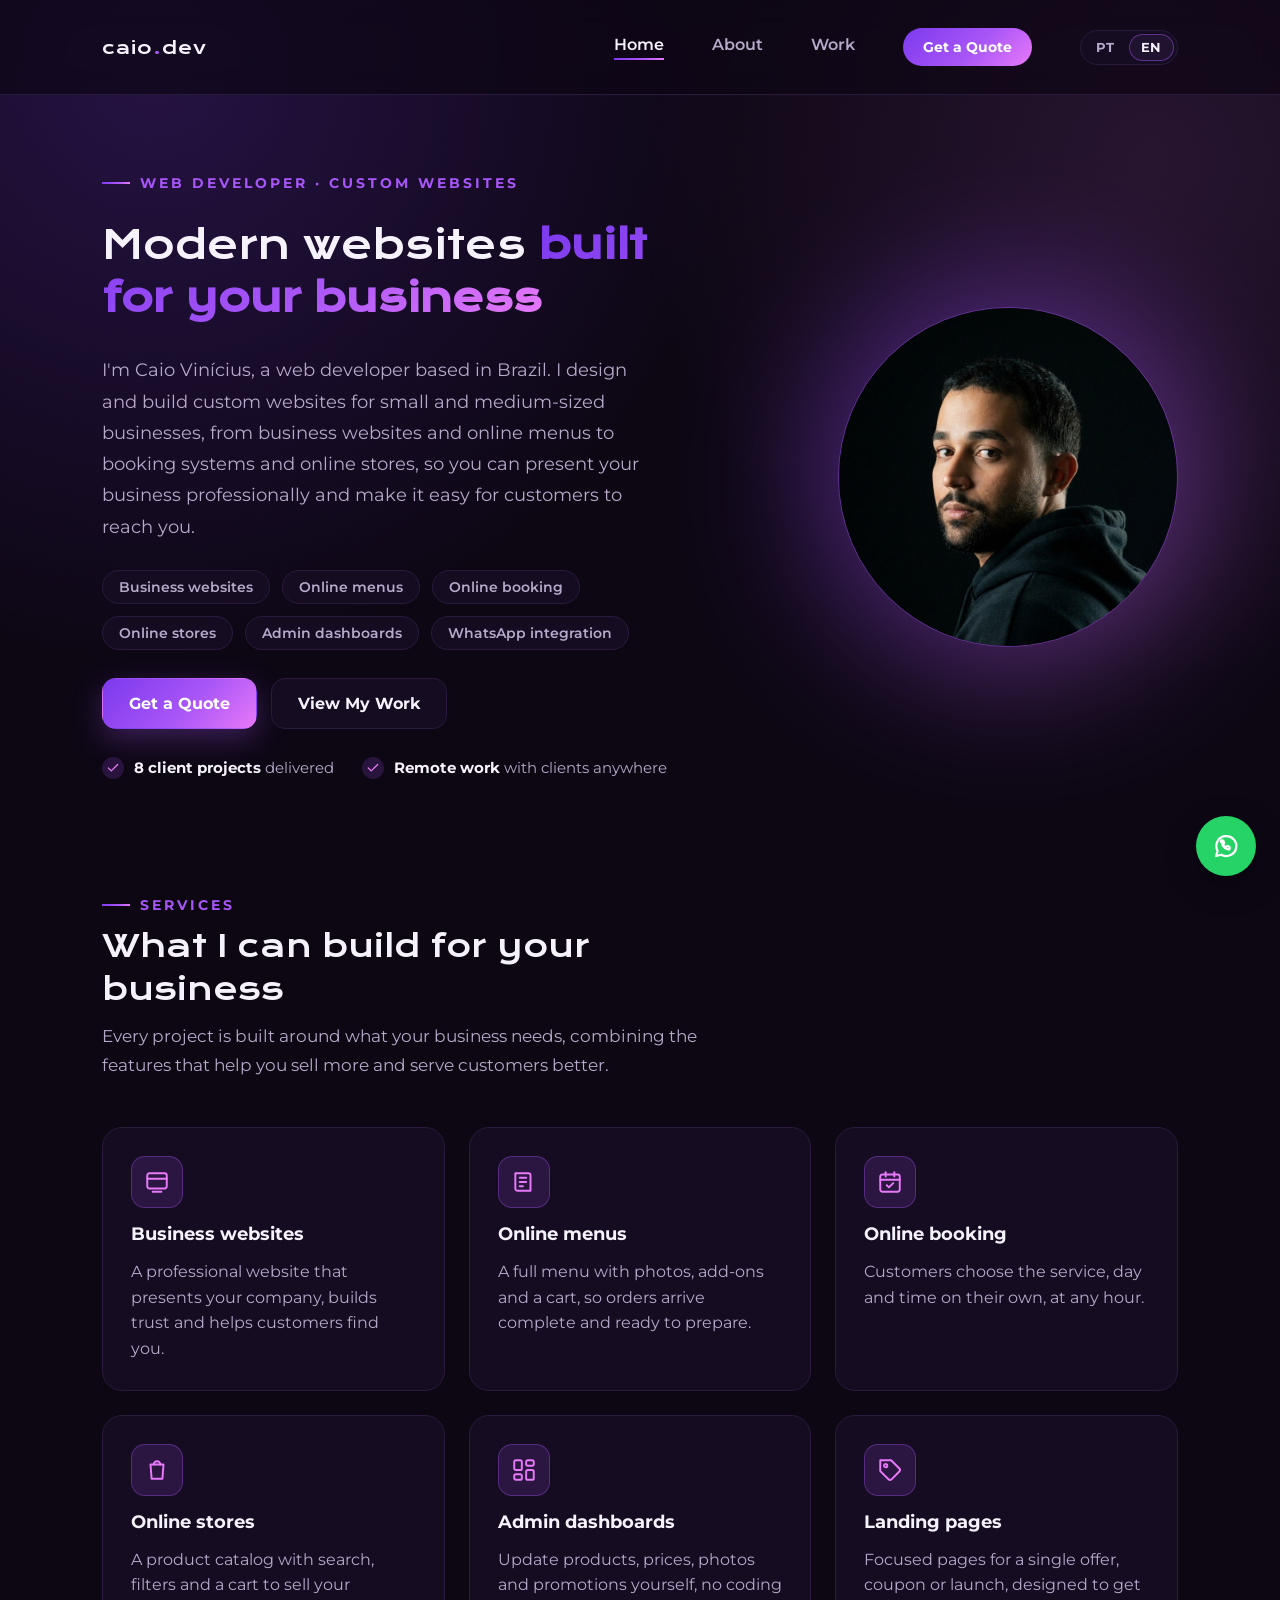
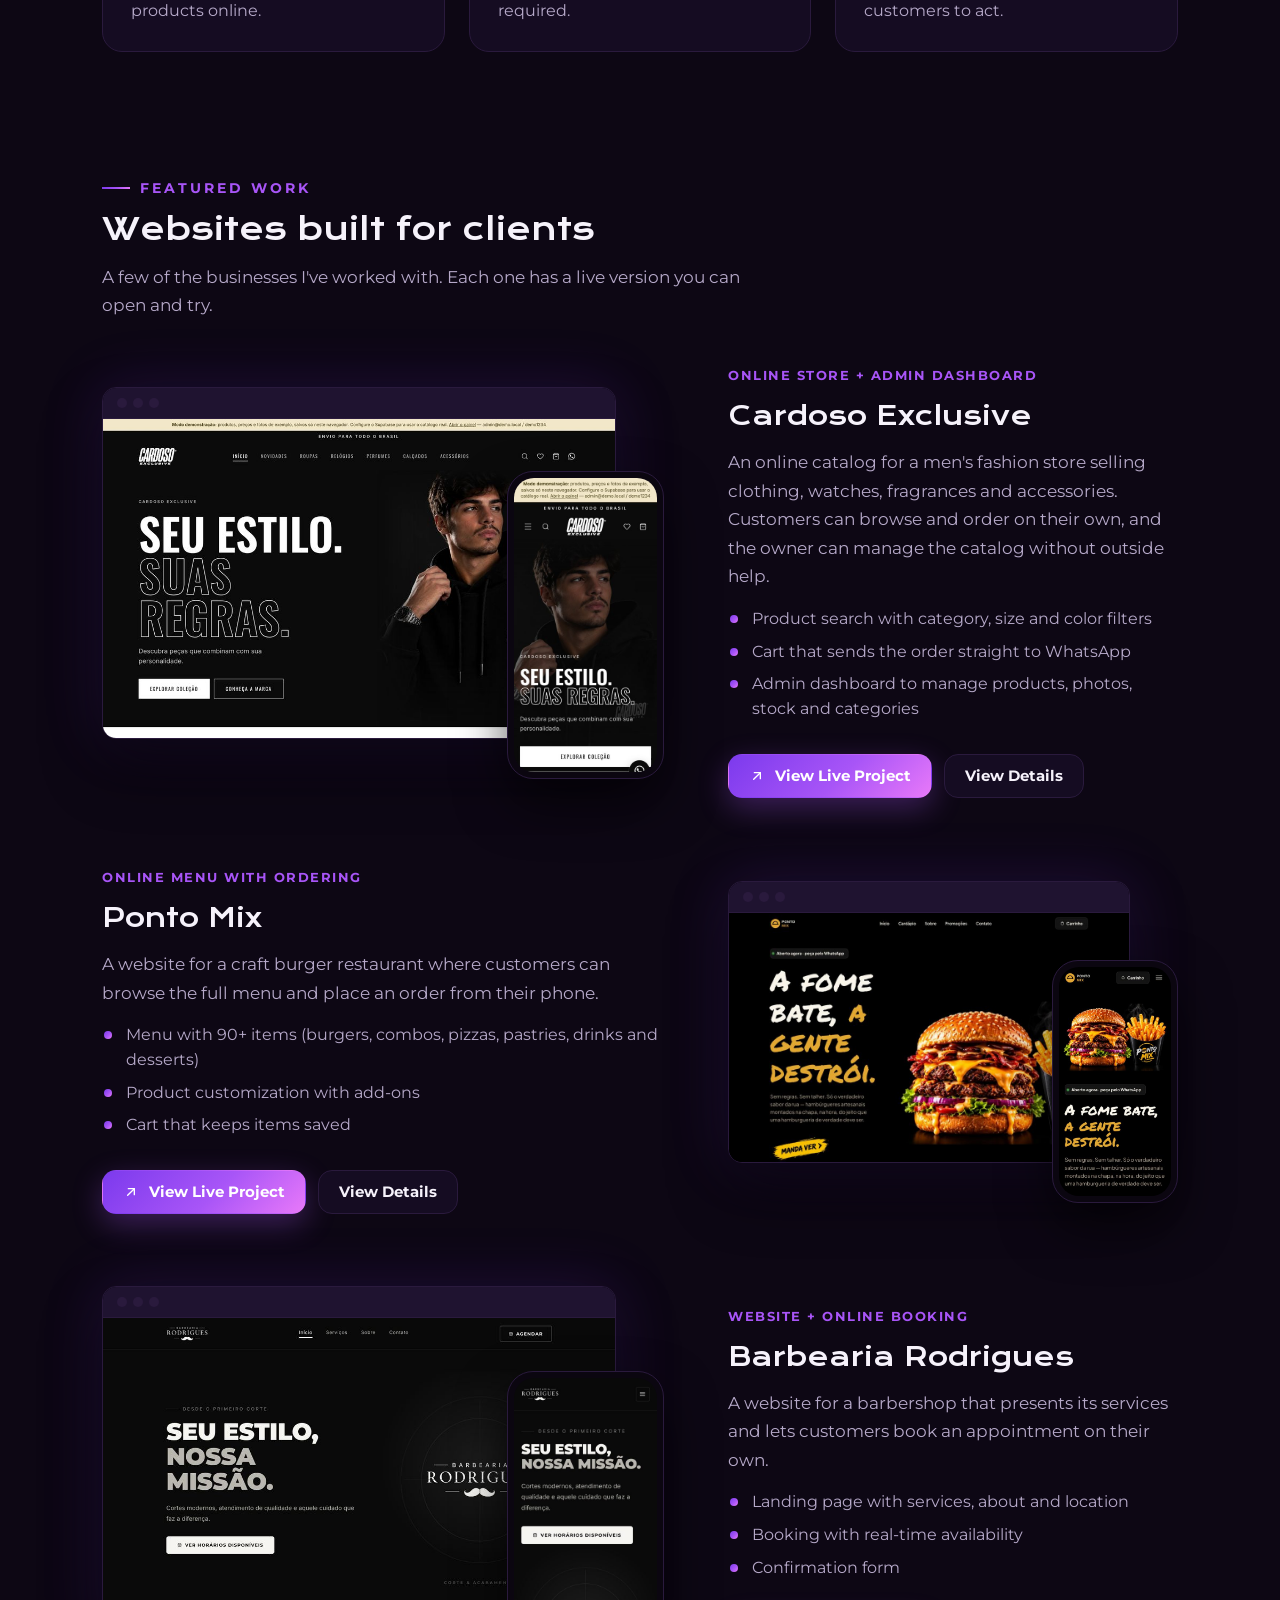
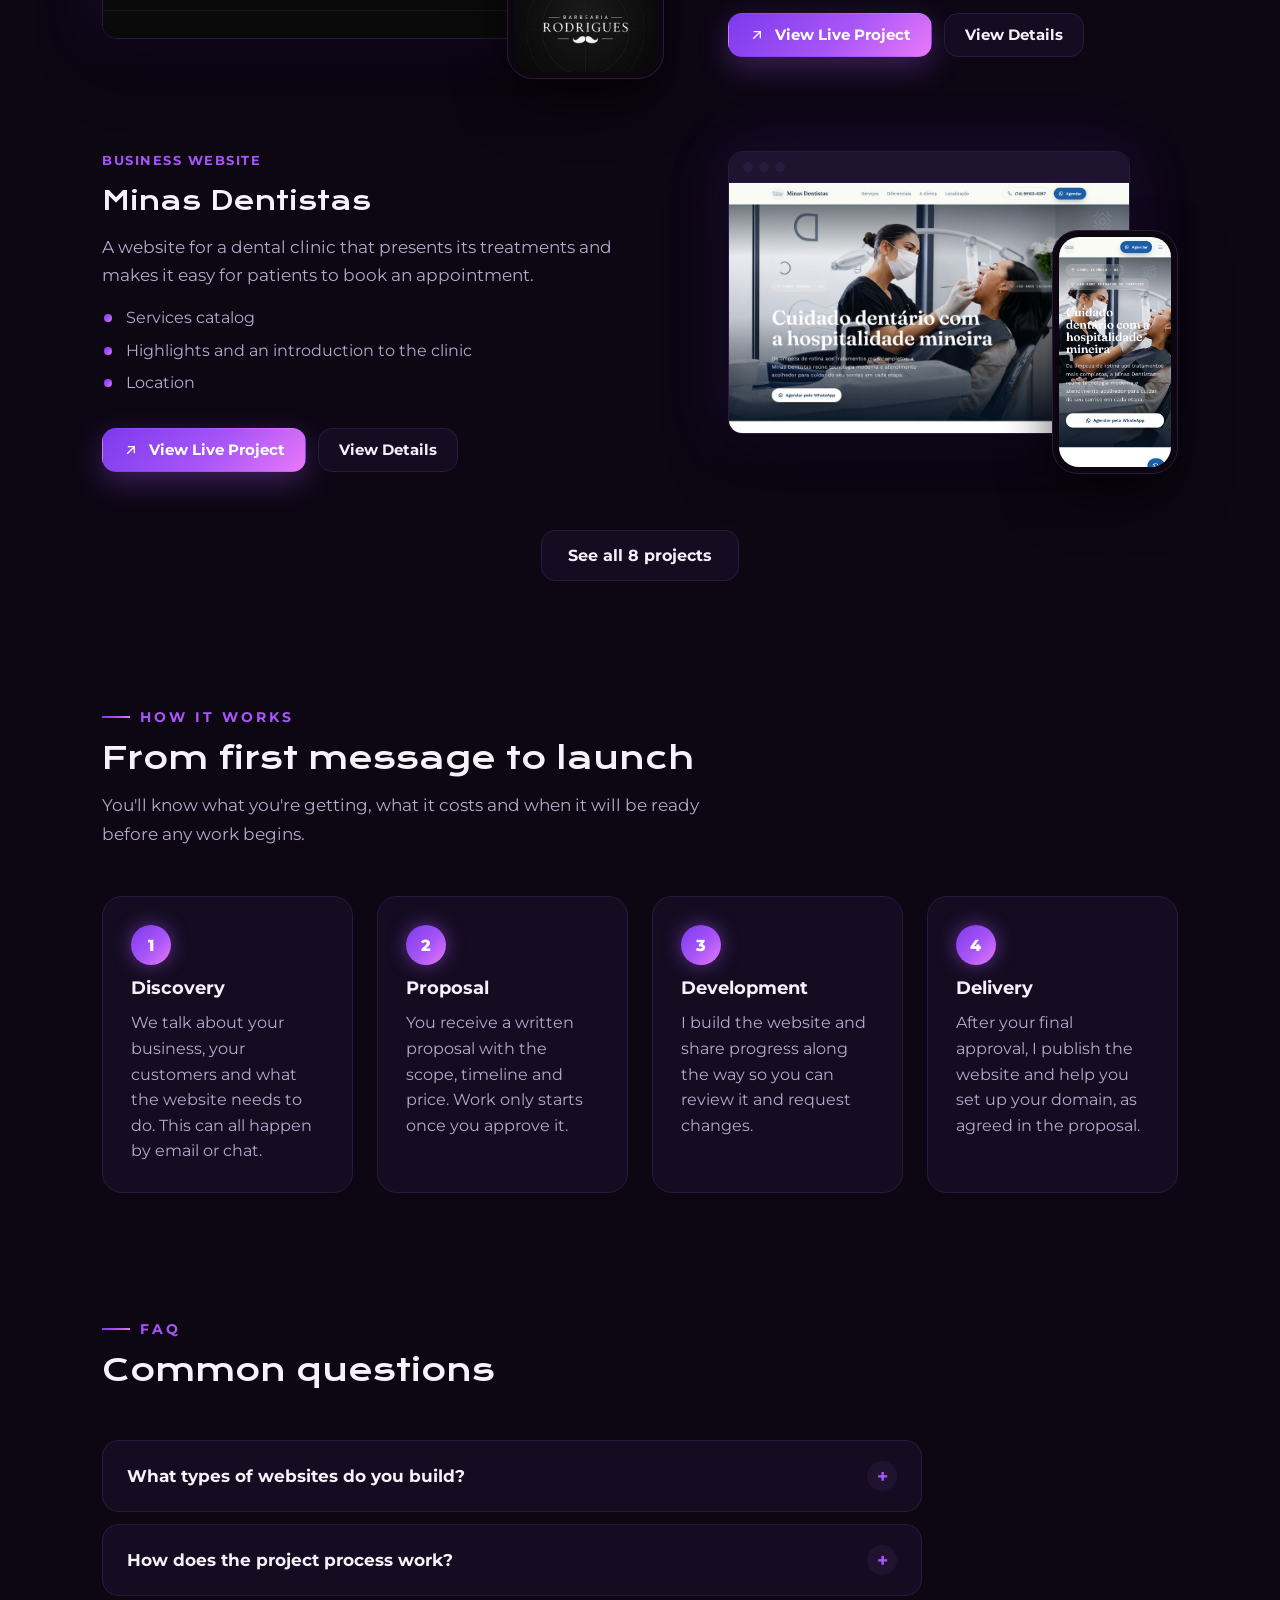
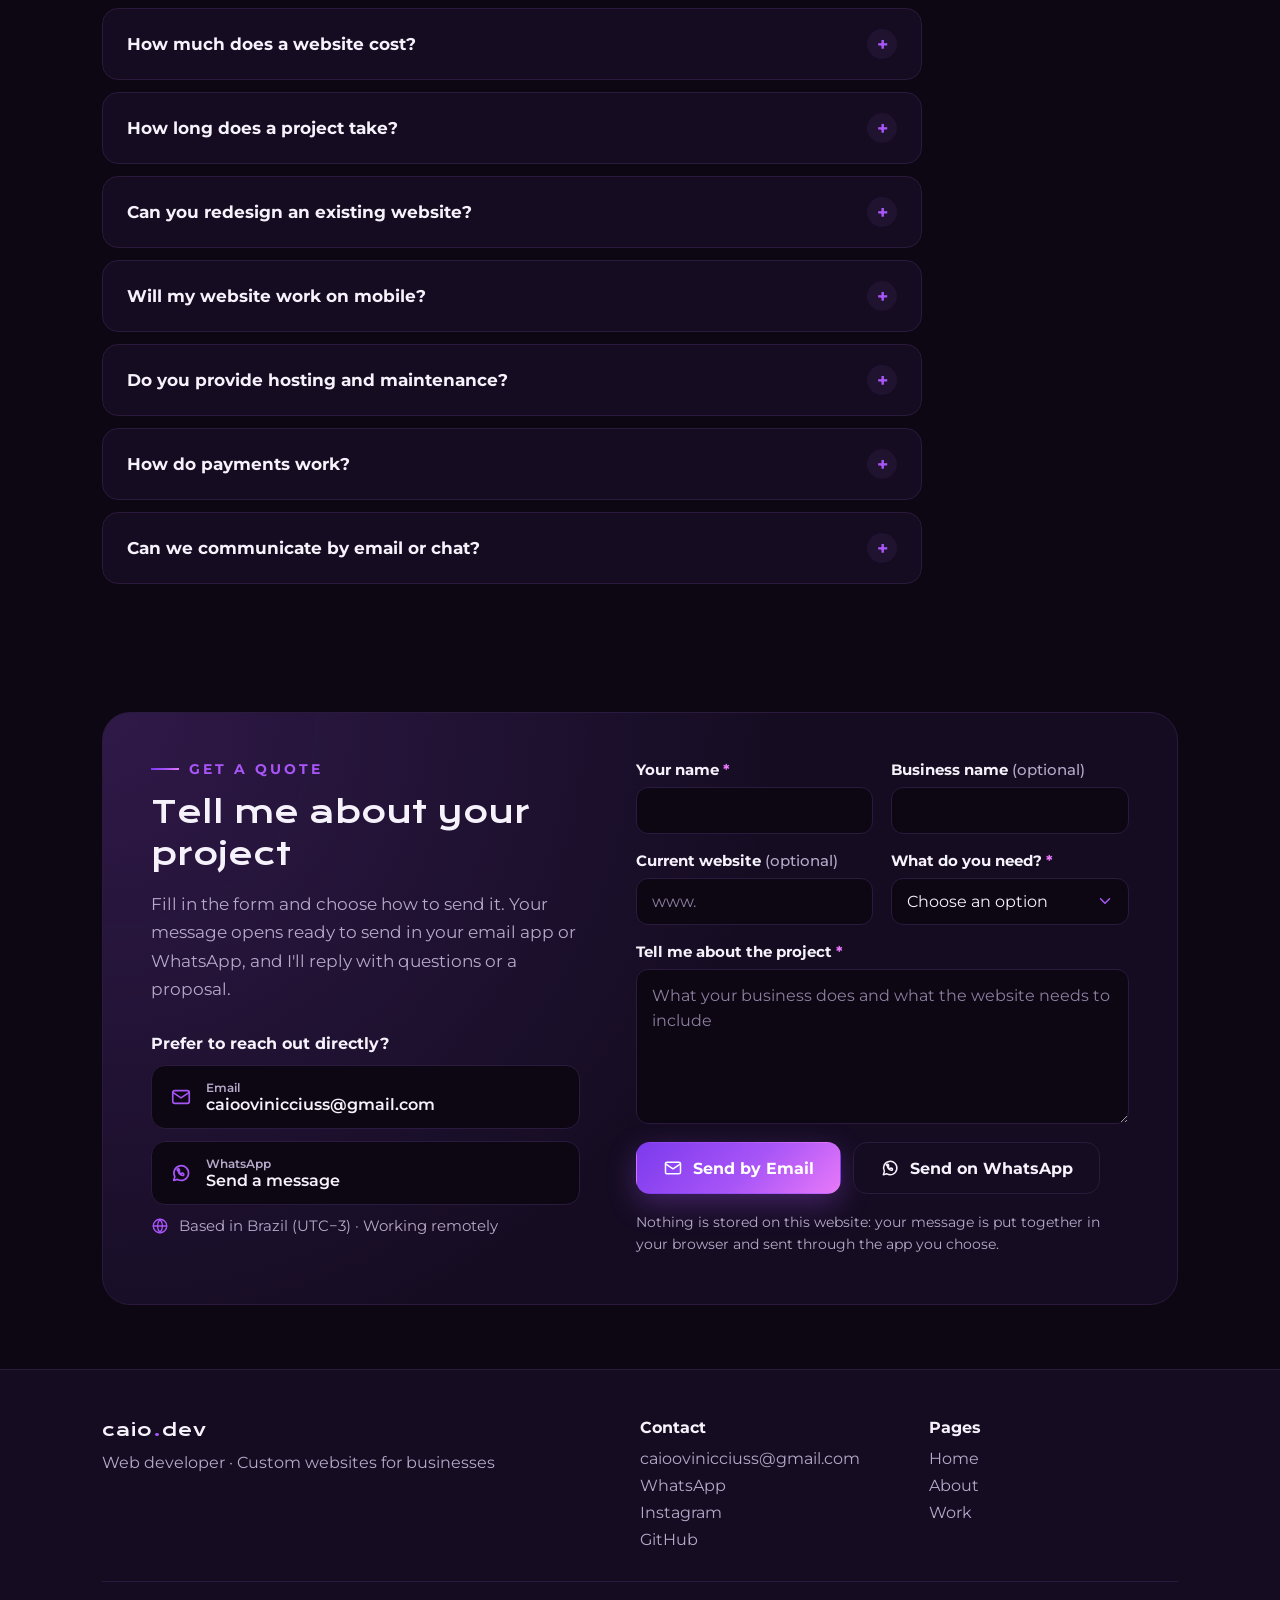
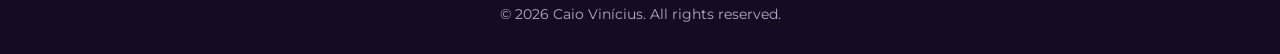
<file: en/index.html>
<!DOCTYPE html>
<html lang="en">

<head>
    <meta charset="UTF-8">
    <meta name="viewport" content="width=device-width, initial-scale=1.0">
    <title>Caio Vinícius · Web Developer for Small Businesses</title>
    <meta name="description" content="Web developer building custom websites for small and medium-sized businesses: business websites, online menus, booking systems, online stores and admin dashboards. Get a quote.">
    <meta name="theme-color" content="#0d0714">
    <link rel="canonical" href="https://portflio-three-ashen.vercel.app/en/">
    <link rel="alternate" hreflang="pt-BR" href="https://portflio-three-ashen.vercel.app/">
    <link rel="alternate" hreflang="en" href="https://portflio-three-ashen.vercel.app/en/">
    <link rel="alternate" hreflang="x-default" href="https://portflio-three-ashen.vercel.app/">
    <meta property="og:type" content="website">
    <meta property="og:locale" content="en_US">
    <meta property="og:locale:alternate" content="pt_BR">
    <meta property="og:site_name" content="Caio Vinícius">
    <meta property="og:title" content="Caio Vinícius · Web Developer for Small Businesses">
    <meta property="og:description" content="Web developer building custom websites for small and medium-sized businesses: business websites, online menus, booking systems, online stores and admin dashboards. Get a quote.">
    <meta property="og:url" content="https://portflio-three-ashen.vercel.app/en/">
    <meta property="og:image" content="https://portflio-three-ashen.vercel.app/assets/og-image-en.jpg">
    <meta property="og:image:width" content="1200">
    <meta property="og:image:height" content="630">
    <meta property="og:image:alt" content="Caio Vinícius, web developer for small businesses">
    <meta name="twitter:card" content="summary_large_image">
    <link rel="icon" type="image/x-icon" href="../assets/favicon.ico">
    <link rel="icon" type="image/png" sizes="32x32" href="../assets/favicon-32.png">
    <link rel="icon" type="image/png" sizes="16x16" href="../assets/favicon-16.png">
    <link rel="apple-touch-icon" sizes="180x180" href="../assets/apple-touch-icon.png">
    <link rel="preconnect" href="https://fonts.googleapis.com">
    <link rel="preconnect" href="https://fonts.gstatic.com" crossorigin>
    <link rel="stylesheet" href="https://fonts.googleapis.com/css2?family=Krona+One&family=Montserrat:wght@400;500;600;700;800;900&display=swap">
    <link rel="stylesheet" href="../style/style.css">
</head>

<body>
    <a class="pular-conteudo" href="#conteudo">Skip to content</a>

    <header class="cabecalho">
        <a class="cabecalho__logo" href="index.html">caio<span>.</span>dev</a>
        <nav class="cabecalho__menu">
            <a class="cabecalho__menu__links" href="index.html">Home</a>
            <a class="cabecalho__menu__links" href="about.html">About</a>
            <a class="cabecalho__menu__links" href="projects.html">Work</a>
            <a class="cabecalho__cta" href="#quote">Get a Quote</a>
            <div class="idioma" role="group" aria-label="Language">
                <a class="idioma__opcao" href="../index.html" lang="pt-BR" hreflang="pt-BR" aria-label="Português">PT</a>
                <a class="idioma__opcao idioma__opcao--ativo" href="index.html" lang="en" aria-current="true">EN</a>
            </div>
        </nav>
    </header>

    <main id="conteudo">
        <section class="apresentacao">
            <div class="apresentacao__conteudo reveal">
                <p class="eyebrow">Web developer · Custom websites</p>
                <h1 class="apresentacao__conteudo__titulo">Modern websites
                    <strong class="TituloDestaque">built for your business</strong>
                </h1>
                <p class="apresentacao__conteudo__texto">I'm Caio Vinícius, a web developer based in Brazil. I design and build custom websites for small and medium-sized businesses, from business websites and online menus to booking systems and online stores, so you can present your business professionally and make it easy for customers to reach you.</p>

                <div class="chips">
                <span class="chip">Business websites</span>
                <span class="chip">Online menus</span>
                <span class="chip">Online booking</span>
                <span class="chip">Online stores</span>
                <span class="chip">Admin dashboards</span>
                <span class="chip">WhatsApp integration</span>
                </div>

                <div class="apresentacao__ctas">
                <a class="botao botao--principal" href="#quote">Get a Quote</a>
                <a class="botao botao--secundario" href="#projetos">View My Work</a>
            </div>

                <ul class="confianca">
                <li class="selo-confianca">
                    <svg viewBox="0 0 24 24" fill="none" stroke="currentColor" stroke-width="2.2" stroke-linecap="round" stroke-linejoin="round" aria-hidden="true"><path d="M20 6L9 17l-5-5" /></svg>
                    <span><strong>8 client projects</strong> delivered</span>
                </li>
                <li class="selo-confianca">
                    <svg viewBox="0 0 24 24" fill="none" stroke="currentColor" stroke-width="2.2" stroke-linecap="round" stroke-linejoin="round" aria-hidden="true"><path d="M20 6L9 17l-5-5" /></svg>
                    <span><strong>Remote work</strong> with clients anywhere</span>
                </li>
                </ul>
            </div>

            <div class="apresentacao__imagem-wrap reveal">
                <img class="apresentacao__imagem" src="../assets/perfil.jpeg" alt="Photo of Caio Vinícius" width="854" height="1280">
            </div>
        </section>

        <section class="secao" id="servicos" aria-labelledby="titulo-servicos">
            <div class="secao__cabecalho reveal">
                <p class="eyebrow">Services</p>
                <h2 class="secao__titulo" id="titulo-servicos">What I can build for your business</h2>
                <p class="secao__texto">Every project is built around what your business needs, combining the features that help you sell more and serve customers better.</p>
            </div>
            <div class="servicos__grid">
                <article class="servico reveal">
                    <span class="servico__icone"><svg viewBox="0 0 24 24" fill="none" stroke="currentColor" stroke-width="1.8" stroke-linecap="round" stroke-linejoin="round" aria-hidden="true"><rect x="3" y="4" width="18" height="14" rx="2" /><path d="M3 9h18" /><path d="M8 21h8" /></svg></span>
                    <h3 class="servico__titulo">Business websites</h3>
                    <p class="servico__texto">A professional website that presents your company, builds trust and helps customers find you.</p>
                </article>
                <article class="servico reveal">
                    <span class="servico__icone"><svg viewBox="0 0 24 24" fill="none" stroke="currentColor" stroke-width="1.8" stroke-linecap="round" stroke-linejoin="round" aria-hidden="true"><path d="M4 4h12a2 2 0 0 1 2 2v14H6a2 2 0 0 1-2-2V4Z" /><path d="M8 8h6" /><path d="M8 12h6" /><path d="M8 16h3" /></svg></span>
                    <h3 class="servico__titulo">Online menus</h3>
                    <p class="servico__texto">A full menu with photos, add-ons and a cart, so orders arrive complete and ready to prepare.</p>
                </article>
                <article class="servico reveal">
                    <span class="servico__icone"><svg viewBox="0 0 24 24" fill="none" stroke="currentColor" stroke-width="1.8" stroke-linecap="round" stroke-linejoin="round" aria-hidden="true"><rect x="3" y="5" width="18" height="16" rx="2" /><path d="M16 3v4" /><path d="M8 3v4" /><path d="M3 10h18" /><path d="M9 15l2 2 4-4" /></svg></span>
                    <h3 class="servico__titulo">Online booking</h3>
                    <p class="servico__texto">Customers choose the service, day and time on their own, at any hour.</p>
                </article>
                <article class="servico reveal">
                    <span class="servico__icone"><svg viewBox="0 0 24 24" fill="none" stroke="currentColor" stroke-width="1.8" stroke-linecap="round" stroke-linejoin="round" aria-hidden="true"><path d="M6 7h12l-1 13H7L6 7Z" /><path d="M9 7a3 3 0 0 1 6 0" /></svg></span>
                    <h3 class="servico__titulo">Online stores</h3>
                    <p class="servico__texto">A product catalog with search, filters and a cart to sell your products online.</p>
                </article>
                <article class="servico reveal">
                    <span class="servico__icone"><svg viewBox="0 0 24 24" fill="none" stroke="currentColor" stroke-width="1.8" stroke-linecap="round" stroke-linejoin="round" aria-hidden="true"><rect x="3" y="3" width="7" height="9" rx="1.5" /><rect x="14" y="3" width="7" height="5" rx="1.5" /><rect x="14" y="12" width="7" height="9" rx="1.5" /><rect x="3" y="16" width="7" height="5" rx="1.5" /></svg></span>
                    <h3 class="servico__titulo">Admin dashboards</h3>
                    <p class="servico__texto">Update products, prices, photos and promotions yourself, no coding required.</p>
                </article>
                <article class="servico reveal">
                    <span class="servico__icone"><svg viewBox="0 0 24 24" fill="none" stroke="currentColor" stroke-width="1.8" stroke-linecap="round" stroke-linejoin="round" aria-hidden="true"><path d="M20.6 13.4l-7.2 7.2a2 2 0 0 1-2.8 0L3 13V3h10l7.6 7.6a2 2 0 0 1 0 2.8Z" /><circle cx="8" cy="8" r="1.5" /></svg></span>
                    <h3 class="servico__titulo">Landing pages</h3>
                    <p class="servico__texto">Focused pages for a single offer, coupon or launch, designed to get customers to act.</p>
                </article>
            </div>
        </section>

        <section class="secao" id="projetos" aria-labelledby="titulo-projetos">
            <div class="secao__cabecalho reveal">
                <p class="eyebrow">Featured work</p>
                <h2 class="secao__titulo" id="titulo-projetos">Websites built for clients</h2>
                <p class="secao__texto">A few of the businesses I've worked with. Each one has a live version you can open and try.</p>
            </div>
            <div class="destaques">
                <article class="destaque reveal">
                    <div class="destaque__mockup">
                        <div class="destaque__navegador">
                            <span class="destaque__barra" aria-hidden="true"><i></i><i></i><i></i></span>
                            <img src="../assets/projetos/cardoso-exclusive-desktop.jpg" alt="Cardoso Exclusive website on desktop" loading="lazy" width="960" height="600">
                        </div>
                        <div class="destaque__celular">
                            <img src="../assets/projetos/cardoso-exclusive-mobile.jpg" alt="Cardoso Exclusive website on mobile" loading="lazy" width="390" height="800">
                        </div>
                    </div>
                    <div class="destaque__info">
                        <p class="destaque__tipo">Online store + admin dashboard</p>
                        <h3 class="destaque__titulo">Cardoso Exclusive</h3>
                        <p class="destaque__texto">An online catalog for a men's fashion store selling clothing, watches, fragrances and accessories. Customers can browse and order on their own, and the owner can manage the catalog without outside help.</p>
                        <ul class="lista-recursos">
                            <li>Product search with category, size and color filters</li>
                            <li>Cart that sends the order straight to WhatsApp</li>
                            <li>Admin dashboard to manage products, photos, stock and categories</li>
                        </ul>
                        <div class="destaque__acoes">
                            <a class="botao botao--principal botao--compacto" href="../projetos/cardoso-exclusive/index.html" target="_blank" rel="noopener">
                                <svg viewBox="0 0 24 24" fill="none" stroke="currentColor" stroke-width="2" stroke-linecap="round" stroke-linejoin="round" aria-hidden="true"><path d="M7 17L17 7" /><path d="M8 7h9v9" /></svg>
                                View Live Project
                            </a>
                            <a class="botao botao--secundario botao--compacto" href="projects.html#cardoso-exclusive">View Details</a>
                        </div>
                    </div>
                </article>
                <article class="destaque reveal">
                    <div class="destaque__mockup">
                        <div class="destaque__navegador">
                            <span class="destaque__barra" aria-hidden="true"><i></i><i></i><i></i></span>
                            <img src="../assets/projetos/ponto-mix-desktop.jpg" alt="Ponto Mix website on desktop" loading="lazy" width="960" height="600">
                        </div>
                        <div class="destaque__celular">
                            <img src="../assets/projetos/ponto-mix-mobile.jpg" alt="Ponto Mix website on mobile" loading="lazy" width="390" height="800">
                        </div>
                    </div>
                    <div class="destaque__info">
                        <p class="destaque__tipo">Online menu with ordering</p>
                        <h3 class="destaque__titulo">Ponto Mix</h3>
                        <p class="destaque__texto">A website for a craft burger restaurant where customers can browse the full menu and place an order from their phone.</p>
                        <ul class="lista-recursos">
                            <li>Menu with 90+ items (burgers, combos, pizzas, pastries, drinks and desserts)</li>
                            <li>Product customization with add-ons</li>
                            <li>Cart that keeps items saved</li>
                        </ul>
                        <div class="destaque__acoes">
                            <a class="botao botao--principal botao--compacto" href="../projetos/ponto-mix/index.html" target="_blank" rel="noopener">
                                <svg viewBox="0 0 24 24" fill="none" stroke="currentColor" stroke-width="2" stroke-linecap="round" stroke-linejoin="round" aria-hidden="true"><path d="M7 17L17 7" /><path d="M8 7h9v9" /></svg>
                                View Live Project
                            </a>
                            <a class="botao botao--secundario botao--compacto" href="projects.html#ponto-mix">View Details</a>
                        </div>
                    </div>
                </article>
                <article class="destaque reveal">
                    <div class="destaque__mockup">
                        <div class="destaque__navegador">
                            <span class="destaque__barra" aria-hidden="true"><i></i><i></i><i></i></span>
                            <img src="../assets/projetos/barbearia-rodrigues-desktop.jpg" alt="Barbearia Rodrigues website on desktop" loading="lazy" width="960" height="600">
                        </div>
                        <div class="destaque__celular">
                            <img src="../assets/projetos/barbearia-rodrigues-mobile.jpg" alt="Barbearia Rodrigues website on mobile" loading="lazy" width="390" height="800">
                        </div>
                    </div>
                    <div class="destaque__info">
                        <p class="destaque__tipo">Website + online booking</p>
                        <h3 class="destaque__titulo">Barbearia Rodrigues</h3>
                        <p class="destaque__texto">A website for a barbershop that presents its services and lets customers book an appointment on their own.</p>
                        <ul class="lista-recursos">
                            <li>Landing page with services, about and location</li>
                            <li>Booking with real-time availability</li>
                            <li>Confirmation form</li>
                        </ul>
                        <div class="destaque__acoes">
                            <a class="botao botao--principal botao--compacto" href="../projetos/barbearia-rodrigues/index.html" target="_blank" rel="noopener">
                                <svg viewBox="0 0 24 24" fill="none" stroke="currentColor" stroke-width="2" stroke-linecap="round" stroke-linejoin="round" aria-hidden="true"><path d="M7 17L17 7" /><path d="M8 7h9v9" /></svg>
                                View Live Project
                            </a>
                            <a class="botao botao--secundario botao--compacto" href="projects.html#barbearia-rodrigues">View Details</a>
                        </div>
                    </div>
                </article>
                <article class="destaque reveal">
                    <div class="destaque__mockup">
                        <div class="destaque__navegador">
                            <span class="destaque__barra" aria-hidden="true"><i></i><i></i><i></i></span>
                            <img src="../assets/projetos/minas-dentistas-desktop.jpg" alt="Minas Dentistas website on desktop" loading="lazy" width="960" height="600">
                        </div>
                        <div class="destaque__celular">
                            <img src="../assets/projetos/minas-dentistas-mobile.jpg" alt="Minas Dentistas website on mobile" loading="lazy" width="390" height="800">
                        </div>
                    </div>
                    <div class="destaque__info">
                        <p class="destaque__tipo">Business website</p>
                        <h3 class="destaque__titulo">Minas Dentistas</h3>
                        <p class="destaque__texto">A website for a dental clinic that presents its treatments and makes it easy for patients to book an appointment.</p>
                        <ul class="lista-recursos">
                            <li>Services catalog</li>
                            <li>Highlights and an introduction to the clinic</li>
                            <li>Location</li>
                        </ul>
                        <div class="destaque__acoes">
                            <a class="botao botao--principal botao--compacto" href="../projetos/minas-dentistas/index.html" target="_blank" rel="noopener">
                                <svg viewBox="0 0 24 24" fill="none" stroke="currentColor" stroke-width="2" stroke-linecap="round" stroke-linejoin="round" aria-hidden="true"><path d="M7 17L17 7" /><path d="M8 7h9v9" /></svg>
                                View Live Project
                            </a>
                            <a class="botao botao--secundario botao--compacto" href="projects.html#minas-dentistas">View Details</a>
                        </div>
                    </div>
                </article>
            </div>
            <div class="destaques__mais reveal">
                <a class="botao botao--secundario" href="projects.html">See all 8 projects</a>
            </div>
        </section>

        <section class="secao" id="como-funciona" aria-labelledby="titulo-processo">
            <div class="secao__cabecalho reveal">
                <p class="eyebrow">How it works</p>
                <h2 class="secao__titulo" id="titulo-processo">From first message to launch</h2>
                <p class="secao__texto">You'll know what you're getting, what it costs and when it will be ready before any work begins.</p>
            </div>
            <ol class="passos">
                <li class="passo reveal">
                    <span class="passo__numero">1</span>
                    <h3 class="passo__titulo">Discovery</h3>
                    <p class="passo__texto">We talk about your business, your customers and what the website needs to do. This can all happen by email or chat.</p>
                </li>
                <li class="passo reveal">
                    <span class="passo__numero">2</span>
                    <h3 class="passo__titulo">Proposal</h3>
                    <p class="passo__texto">You receive a written proposal with the scope, timeline and price. Work only starts once you approve it.</p>
                </li>
                <li class="passo reveal">
                    <span class="passo__numero">3</span>
                    <h3 class="passo__titulo">Development</h3>
                    <p class="passo__texto">I build the website and share progress along the way so you can review it and request changes.</p>
                </li>
                <li class="passo reveal">
                    <span class="passo__numero">4</span>
                    <h3 class="passo__titulo">Delivery</h3>
                    <p class="passo__texto">After your final approval, I publish the website and help you set up your domain, as agreed in the proposal.</p>
                </li>
            </ol>
        </section>

        <section class="secao" id="duvidas" aria-labelledby="titulo-faq">
            <div class="secao__cabecalho reveal">
                <p class="eyebrow">FAQ</p>
                <h2 class="secao__titulo" id="titulo-faq">Common questions</h2>
            </div>
            <div class="faq reveal">
                <details class="faq__item">
                    <summary class="faq__pergunta">What types of websites do you build?</summary>
                    <p class="faq__resposta">Business websites, landing pages, online menus with ordering, booking systems, online stores and simple admin dashboards so you can update content yourself. You can see examples of each in my work.</p>
                </details>
                <details class="faq__item">
                    <summary class="faq__pergunta">How does the project process work?</summary>
                    <p class="faq__resposta">There are four steps: discovery, proposal, development and delivery. You approve the scope and price before any work begins, and you review the website before it goes live.</p>
                </details>
                <details class="faq__item">
                    <summary class="faq__pergunta">How much does a website cost?</summary>
                    <p class="faq__resposta">It depends on the scope: the number of pages, features such as booking or an online store, and whether you need a dashboard. Once I understand what you need, I send a proposal with a fixed price for that scope.</p>
                </details>
                <details class="faq__item">
                    <summary class="faq__pergunta">How long does a project take?</summary>
                    <p class="faq__resposta">It depends on the size and complexity of the project. The estimated timeline is included in the proposal, before we start.</p>
                </details>
                <details class="faq__item">
                    <summary class="faq__pergunta">Can you redesign an existing website?</summary>
                    <p class="faq__resposta">Yes. I can rebuild an existing website with a modern design that works well on phones. Send me the link and tell me what you would like to improve.</p>
                </details>
                <details class="faq__item">
                    <summary class="faq__pergunta">Will my website work on mobile?</summary>
                    <p class="faq__resposta">Yes. Every project is designed mobile-first, since that is how most of your customers will visit.</p>
                </details>
                <details class="faq__item">
                    <summary class="faq__pergunta">Do you provide hosting and maintenance?</summary>
                    <p class="faq__resposta">I publish the website and guide you through registering and connecting your domain, which stays in your name. Ongoing maintenance and updates after delivery can be arranged separately.</p>
                </details>
                <details class="faq__item">
                    <summary class="faq__pergunta">How do payments work?</summary>
                    <p class="faq__resposta">The payment method and schedule are defined in each proposal, before the project starts.</p>
                </details>
                <details class="faq__item">
                    <summary class="faq__pergunta">Can we communicate by email or chat?</summary>
                    <p class="faq__resposta">Yes. We can talk by email or WhatsApp, whichever you prefer. Written communication works well because every decision stays documented. I'm based in Brazil (UTC−3), which overlaps with business hours across the US.</p>
                </details>
            </div>
        </section>

        <section class="secao" id="quote" aria-labelledby="titulo-contato">
            <div class="contato reveal">
                <div class="contato__intro">
                    <p class="eyebrow">Get a quote</p>
                    <h2 class="secao__titulo" id="titulo-contato">Tell me about your project</h2>
                    <p class="secao__texto">Fill in the form and choose how to send it. Your message opens ready to send in your email app or WhatsApp, and I'll reply with questions or a proposal.</p>

                    <div class="contato__direto">
                        <p class="contato__direto-titulo">Prefer to reach out directly?</p>
                        <a class="contato__canal" href="mailto:caioovinicciuss@gmail.com">
                            <svg viewBox="0 0 24 24" fill="none" stroke="currentColor" stroke-width="1.8" stroke-linecap="round" stroke-linejoin="round" aria-hidden="true"><rect x="3" y="5" width="18" height="14" rx="2" /><path d="M3 7l9 6 9-6" /></svg>
                            <span><small>Email</small>caioovinicciuss@gmail.com</span>
                        </a>
                        <a class="contato__canal" href="https://wa.me/5574991608952?text=Hi%20Caio!%20I%20found%20your%20portfolio%20and%20I%27d%20like%20a%20quote%20for%20my%20website." target="_blank" rel="noopener">
                            <svg viewBox="0 0 24 24" fill="none" stroke="currentColor" stroke-width="1.8" stroke-linecap="round" stroke-linejoin="round" aria-hidden="true"><path d="M4 20l1.3-4A8 8 0 1 1 8.3 19L4 20Z" /><path d="M8.8 9.6c.2 2.6 2.5 4.9 5.1 5.1.9.1 1.1-.6 1.1-1.1l-.3-1-1.7-.6-1 1a5.2 5.2 0 0 1-2.5-2.5l1-1-.6-1.7-1-.3c-.5 0-1.2.2-1.1 1.1Z" /></svg>
                            <span><small>WhatsApp</small>Send a message</span>
                        </a>
                        <p class="contato__local">
                            <svg viewBox="0 0 24 24" fill="none" stroke="currentColor" stroke-width="1.8" stroke-linecap="round" stroke-linejoin="round" aria-hidden="true"><circle cx="12" cy="12" r="9" /><path d="M3 12h18" /><path d="M12 3a14 14 0 0 1 0 18a14 14 0 0 1 0-18Z" /></svg>
                            Based in Brazil (UTC−3) · Working remotely
                        </p>
                    </div>
                </div>

                <form class="formulario" id="formulario-orcamento" novalidate data-email="caioovinicciuss@gmail.com" data-whatsapp="5574991608952">
                    <div class="formulario__linha">
                        <div class="formulario__campo">
                            <label for="f-nome">Your name <span class="formulario__obrig" aria-hidden="true">*</span></label>
                            <input id="f-nome" name="nome" type="text" autocomplete="name" required maxlength="80">
                        </div>
                        <div class="formulario__campo">
                            <label for="f-empresa">Business name <span class="formulario__opcional">(optional)</span></label>
                            <input id="f-empresa" name="empresa" type="text" autocomplete="organization" maxlength="80">
                        </div>
                    </div>
                    <div class="formulario__linha">
                        <div class="formulario__campo">
                            <label for="f-site">Current website <span class="formulario__opcional">(optional)</span></label>
                            <input id="f-site" name="site" type="text" inputmode="url" autocomplete="url" maxlength="200" placeholder="www.">
                        </div>
                        <div class="formulario__campo">
                            <label for="f-tipo">What do you need? <span class="formulario__obrig" aria-hidden="true">*</span></label>
                            <select id="f-tipo" name="tipo" required>
                                <option value="">Choose an option</option>
                            <option>Business website</option>
                            <option>Landing page</option>
                            <option>Online menu with ordering</option>
                            <option>Online booking</option>
                            <option>Online store</option>
                            <option>Website redesign</option>
                            <option>Something else</option>
                            </select>
                        </div>
                    </div>
                    <div class="formulario__campo">
                        <label for="f-msg">Tell me about the project <span class="formulario__obrig" aria-hidden="true">*</span></label>
                        <textarea id="f-msg" name="mensagem" rows="5" required maxlength="1500" placeholder="What your business does and what the website needs to include"></textarea>
                    </div>

                    <p class="formulario__status" role="status" aria-live="polite"></p>

                    <div class="formulario__acoes">
                        <button class="botao botao--principal" type="submit" data-canal="email">
                            <svg viewBox="0 0 24 24" fill="none" stroke="currentColor" stroke-width="1.8" stroke-linecap="round" stroke-linejoin="round" aria-hidden="true"><rect x="3" y="5" width="18" height="14" rx="2" /><path d="M3 7l9 6 9-6" /></svg>
                            Send by Email
                        </button>
                        <button class="botao botao--secundario" type="submit" data-canal="whatsapp">
                            <svg viewBox="0 0 24 24" fill="none" stroke="currentColor" stroke-width="1.8" stroke-linecap="round" stroke-linejoin="round" aria-hidden="true"><path d="M4 20l1.3-4A8 8 0 1 1 8.3 19L4 20Z" /><path d="M8.8 9.6c.2 2.6 2.5 4.9 5.1 5.1.9.1 1.1-.6 1.1-1.1l-.3-1-1.7-.6-1 1a5.2 5.2 0 0 1-2.5-2.5l1-1-.6-1.7-1-.3c-.5 0-1.2.2-1.1 1.1Z" /></svg>
                            Send on WhatsApp
                        </button>
                    </div>
                    <p class="formulario__privacidade">Nothing is stored on this website: your message is put together in your browser and sent through the app you choose.</p>
                </form>
            </div>
        </section>
    </main>

    <footer class="rodape">
        <div class="rodape__conteudo">
            <div class="rodape__marca">
                <a class="cabecalho__logo" href="index.html">caio<span>.</span>dev</a>
                <p>Web developer · Custom websites for businesses</p>
            </div>
            <div class="rodape__coluna">
                <p class="rodape__titulo">Contact</p>
                <ul>
                    <li><a href="mailto:caioovinicciuss@gmail.com">caioovinicciuss@gmail.com</a></li>
                    <li><a href="https://wa.me/5574991608952?text=Hi%20Caio!%20I%20found%20your%20portfolio%20and%20I%27d%20like%20a%20quote%20for%20my%20website." target="_blank" rel="noopener">WhatsApp</a></li>
                    <li><a href="https://www.instagram.com/caiodev.code/" target="_blank" rel="noopener">Instagram</a></li>
                    <li><a href="https://github.com/Caioviniccius" target="_blank" rel="noopener">GitHub</a></li>
                </ul>
            </div>
            <div class="rodape__coluna">
                <p class="rodape__titulo">Pages</p>
                <ul>
                    <li><a href="index.html">Home</a></li>
                    <li><a href="about.html">About</a></li>
                    <li><a href="projects.html">Work</a></li>
                </ul>
            </div>
        </div>
        <p class="rodape__copy">© 2026 Caio Vinícius. All rights reserved.</p>
    </footer>

    <a class="whatsapp-flutuante" href="https://wa.me/5574991608952?text=Hi%20Caio!%20I%20found%20your%20portfolio%20and%20I%27d%20like%20a%20quote%20for%20my%20website." target="_blank" rel="noopener" aria-label="Chat on WhatsApp">
        <svg viewBox="0 0 24 24" fill="none" stroke="currentColor" stroke-width="1.8" stroke-linecap="round" stroke-linejoin="round" aria-hidden="true"><path d="M4 20l1.3-4A8 8 0 1 1 8.3 19L4 20Z" /><path d="M8.8 9.6c.2 2.6 2.5 4.9 5.1 5.1.9.1 1.1-.6 1.1-1.1l-.3-1-1.7-.6-1 1a5.2 5.2 0 0 1-2.5-2.5l1-1-.6-1.7-1-.3c-.5 0-1.2.2-1.1 1.1Z" /></svg>
    </a>

    <script src="../script.js"></script>
</body>

</html>
</file>
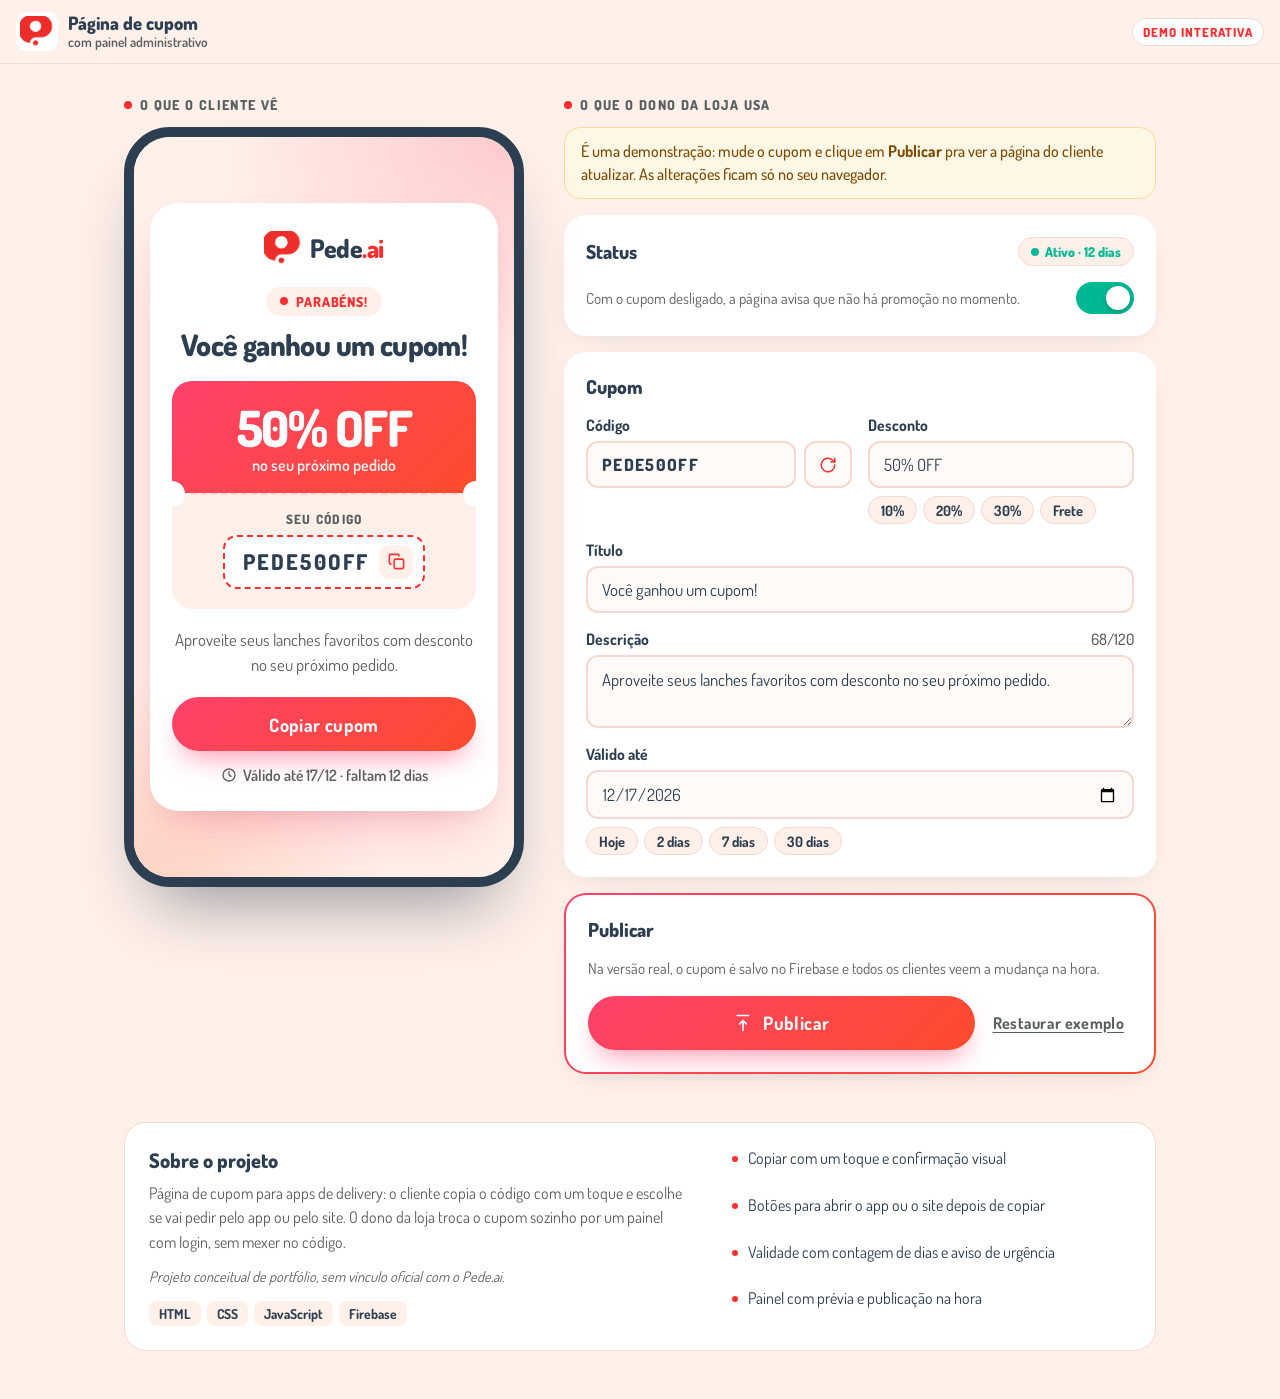
<file: pede-ai/index.html>
<!DOCTYPE html>
<html lang="pt-BR">
<head>
<meta charset="UTF-8">
<meta name="viewport" content="width=device-width, initial-scale=1.0, viewport-fit=cover">
<title>Cupom Pede.ai</title>
<meta name="description" content="Demo de portfólio: página de cupom de desconto com painel administrativo. Projeto de Caio Vinícius.">
<link rel="icon" href="[data-uri]">
<link rel="preconnect" href="https://fonts.googleapis.com">
<link rel="preconnect" href="https://fonts.gstatic.com" crossorigin>
<link href="https://fonts.googleapis.com/css2?family=Dosis:wght@400;500;600;700;800&display=swap" rel="stylesheet">
<style>
/* Layout: no celular, abas Cliente/Admin; no computador, celular + painel lado a lado.
   Tema único claro (identidade da marca), cores todas explícitas. */
:root {
    --bg: #fff0e9;
    --surface: #ffffff;
    --field: #fffaf7;
    --red: #ff2f31;
    --grad-a: #ff416c;
    --grad-b: #ff4b2b;
    --grad: linear-gradient(135deg, var(--grad-a), var(--grad-b));
    --ink: #2c3e50;
    --muted: #5a6061;
    --line: #f3d9cf;
    --success: #00b894;
    --success-2: #00cec9;
    --warn-bg: #fff7e6;
    --warn-line: #ffd99a;
    --warn-ink: #7a4a00;
    --font: 'Dosis', 'Trebuchet MS', system-ui, sans-serif;
    --ease: cubic-bezier(0.22, 1, 0.36, 1);
    color-scheme: light;
}

*, *::before, *::after { margin: 0; padding: 0; box-sizing: border-box; }
[hidden] { display: none !important; }

html { -webkit-text-size-adjust: 100%; }

body {
    font-family: var(--font);
    background: var(--bg);
    color: var(--ink);
    font-size: 16px;
    min-height: 100vh;
    -webkit-font-smoothing: antialiased;
    overflow-x: hidden;
}

.sr-only {
    position: absolute; width: 1px; height: 1px;
    overflow: hidden; clip: rect(0 0 0 0); white-space: nowrap;
}

button, input, textarea { font: inherit; color: inherit; }

:focus-visible { outline: 3px solid rgba(255, 65, 108, 0.45); outline-offset: 3px; }

/* ---------- Topo ---------- */
.topbar {
    position: sticky;
    top: env(safe-area-inset-top, 0px);
    z-index: 20;
    display: flex;
    align-items: center;
    justify-content: space-between;
    gap: 12px;
    padding: 12px 16px;
    background: rgba(255, 240, 233, 0.9);
    backdrop-filter: blur(12px);
    -webkit-backdrop-filter: blur(12px);
    border-bottom: 1px solid var(--line);
}

.topbar__brand { display: flex; align-items: center; gap: 10px; min-width: 0; }
.topbar__brand img { box-sizing: content-box; padding: 4px; background: var(--surface); border-radius: 10px; }
.topbar__title { font-weight: 800; font-size: 1.15rem; line-height: 1.1; }
.topbar__sub { display: block; font-size: 0.85rem; font-weight: 600; color: var(--muted); }

.tag-demo {
    flex-shrink: 0;
    font-size: 0.78rem;
    font-weight: 800;
    letter-spacing: 0.08em;
    text-transform: uppercase;
    color: var(--red);
    background: var(--surface);
    border: 1px solid var(--line);
    padding: 5px 10px;
    border-radius: 999px;
}

.tabs {
    display: none;
    margin: 14px 16px 0;
    padding: 4px;
    background: var(--surface);
    border: 1px solid var(--line);
    border-radius: 999px;
}

.tabs button {
    flex: 1;
    border: 0;
    background: none;
    padding: 10px 12px;
    border-radius: 999px;
    font-weight: 700;
    font-size: 1rem;
    color: var(--muted);
    cursor: pointer;
    transition: background 0.25s, color 0.25s;
}

.tabs button[aria-selected="true"] { background: var(--ink); color: #fff; }

/* ---------- Estrutura ---------- */
.stage {
    display: grid;
    grid-template-columns: 400px minmax(0, 1fr);
    gap: 40px;
    max-width: 1080px;
    margin: 0 auto;
    padding: 32px 24px 48px;
    align-items: start;
}

.col-label {
    display: flex;
    align-items: center;
    gap: 8px;
    font-size: 0.85rem;
    font-weight: 800;
    letter-spacing: 0.1em;
    text-transform: uppercase;
    color: var(--muted);
    margin-bottom: 14px;
}

.col-label::before {
    content: '';
    width: 8px; height: 8px; border-radius: 50%;
    background: var(--red);
}

/* Moldura de celular (só no computador) */
.phone {
    position: sticky;
    top: 92px;
    border: 10px solid var(--ink);
    border-radius: 46px;
    background: var(--bg);
    overflow: hidden;
    height: min(780px, calc(100vh - 140px));
    min-height: 600px;
    box-shadow: 0 40px 70px -30px rgba(44, 62, 80, 0.55);
}

.phone__screen {
    position: relative;
    height: 100%;
    overflow-y: auto;
    overscroll-behavior: contain;
    padding: 28px 16px;
    display: grid;
    align-content: center;
    background:
        radial-gradient(420px 320px at 100% 0%, rgba(255, 65, 108, 0.22), transparent 70%),
        radial-gradient(360px 300px at 0% 100%, rgba(255, 177, 153, 0.45), transparent 70%),
        var(--bg);
}

/* ---------- Card do cupom ---------- */
.card {
    background: var(--surface);
    border-radius: 28px;
    padding: 28px 22px 24px;
    text-align: center;
    box-shadow: 0 30px 60px -22px rgba(255, 65, 108, 0.35), 0 10px 25px -12px rgba(44, 62, 80, 0.15);
}

.card.is-flash { animation: flash 0.6s var(--ease); }
@keyframes flash {
    0% { transform: scale(0.97); }
    60% { transform: scale(1.01); }
    100% { transform: none; }
}

.brand { display: inline-flex; align-items: center; gap: 8px; margin-bottom: 22px; }
.brand__name { font-size: 1.6rem; font-weight: 800; letter-spacing: -0.02em; }
.brand__name span { color: var(--red); }

.eyebrow {
    display: inline-flex; align-items: center; gap: 8px;
    padding: 6px 14px; border-radius: 999px;
    background: var(--bg); color: var(--red);
    font-weight: 800; font-size: 0.85rem; letter-spacing: 0.06em; text-transform: uppercase;
    margin-bottom: 12px;
}

.eyebrow__dot {
    width: 8px; height: 8px; border-radius: 50%; background: var(--red);
    animation: pulse 1.8s ease-in-out infinite;
}

@keyframes pulse {
    0%, 100% { box-shadow: 0 0 0 0 rgba(255, 47, 49, 0.5); }
    50% { box-shadow: 0 0 0 6px rgba(255, 47, 49, 0); }
}

.title {
    font-size: 1.85rem; line-height: 1.12; font-weight: 800;
    letter-spacing: -0.02em; margin-bottom: 20px; text-wrap: balance;
}

.desc { color: var(--muted); font-size: 1.05rem; line-height: 1.5; margin: 18px 0 20px; text-wrap: pretty; }

.ticket { --notch: 13px; border-radius: 20px; overflow: hidden; background: var(--bg); }

.ticket__top {
    position: relative; overflow: hidden;
    background: var(--grad); color: #fff;
    padding: 22px 16px 18px;
    display: flex; flex-direction: column; gap: 2px;
}

.ticket__top::after {
    content: ''; position: absolute; inset: 0;
    background: linear-gradient(110deg, transparent 30%, rgba(255, 255, 255, 0.35) 50%, transparent 70%);
    transform: translateX(-100%);
    animation: shine 3.5s 1s var(--ease) infinite;
}

@keyframes shine { 0% { transform: translateX(-100%); } 40%, 100% { transform: translateX(100%); } }

.ticket__value { font-size: 3.1rem; font-weight: 800; line-height: 1; letter-spacing: -0.03em; overflow-wrap: anywhere; }
.ticket__label { font-size: 1rem; font-weight: 600; opacity: 0.92; }

.ticket__divider {
    position: relative; height: 0;
    border-top: 2px dashed var(--line);
    margin: 0 calc(var(--notch) + 6px);
}

.ticket__divider::before, .ticket__divider::after {
    content: ''; position: absolute;
    top: calc(var(--notch) * -1 - 1px);
    width: calc(var(--notch) * 2); height: calc(var(--notch) * 2);
    border-radius: 50%; background: var(--surface);
}
.ticket__divider::before { left: calc((var(--notch) * 2 + 6px) * -1); }
.ticket__divider::after { right: calc((var(--notch) * 2 + 6px) * -1); }

.ticket__bottom { padding: 16px 16px 20px; display: flex; flex-direction: column; align-items: center; gap: 8px; }

.ticket__hint {
    font-size: 0.8rem; font-weight: 800; color: var(--muted);
    text-transform: uppercase; letter-spacing: 0.1em;
}

.code {
    display: inline-flex; align-items: center; gap: 10px;
    max-width: 100%;
    padding: 8px 10px 8px 18px;
    border: 2px dashed var(--red); border-radius: 14px;
    background: var(--surface); cursor: pointer;
    transition: transform 0.2s var(--ease), border-color 0.2s;
}
.code:hover { transform: translateY(-2px); }

.code__text { font-size: 1.35rem; font-weight: 800; letter-spacing: 0.1em; overflow-wrap: anywhere; }

.code__icon {
    display: grid; place-items: center; flex-shrink: 0;
    width: 34px; height: 34px; border-radius: 10px;
    background: var(--bg); color: var(--red);
}

.ticket.is-copied .code { border-color: var(--success); border-style: solid; }
.ticket.is-copied .code__icon { background: var(--success); color: #fff; }

.btn {
    display: inline-flex; align-items: center; justify-content: center; gap: 10px;
    width: 100%; min-height: 54px;
    padding: 14px 22px; border: 0; border-radius: 999px;
    font-size: 1.15rem; font-weight: 700; letter-spacing: 0.02em;
    text-decoration: none; cursor: pointer;
    transition: transform 0.25s var(--ease), box-shadow 0.25s var(--ease), background 0.3s, border-color 0.2s;
}
.btn:active { transform: scale(0.98); }

.btn--primary { background: var(--grad); color: #fff; box-shadow: 0 14px 28px -10px rgba(255, 65, 108, 0.6); }
.btn--primary:hover { transform: translateY(-3px); }
.btn--primary.is-done { background: linear-gradient(135deg, var(--success), var(--success-2)); box-shadow: 0 14px 28px -10px rgba(0, 184, 148, 0.55); }

.btn--dark { background: var(--ink); color: #fff; }
.btn--dark:hover { transform: translateY(-2px); }

.btn--soft { background: var(--bg); color: var(--red); border: 2px solid var(--line); }
.btn--soft:hover { transform: translateY(-2px); border-color: var(--red); }

.meta {
    display: inline-flex; align-items: center; gap: 6px;
    margin-top: 14px; color: var(--muted); font-weight: 600; font-size: 0.98rem;
    font-variant-numeric: tabular-nums;
}
.meta.is-urgent { color: var(--red); font-weight: 800; }

.next { margin-top: 20px; padding-top: 20px; border-top: 1px solid var(--line); animation: rise 0.5s var(--ease) both; }
.next__title { font-size: 1.1rem; font-weight: 800; margin-bottom: 12px; }
.next__actions { display: grid; gap: 10px; }

@keyframes rise { from { opacity: 0; transform: translateY(14px); } to { opacity: 1; transform: none; } }

.off__icon {
    width: 70px; height: 70px; margin: 0 auto 16px; border-radius: 50%;
    display: grid; place-items: center; background: var(--bg); color: var(--red);
}
.state--off .title { margin-bottom: 6px; }

/* ---------- Painel admin ---------- */
.admin { display: grid; gap: 16px; min-width: 0; }

.notice {
    background: var(--warn-bg); border: 1px solid var(--warn-line); color: var(--warn-ink);
    border-radius: 16px; padding: 12px 16px; line-height: 1.45; font-weight: 500;
}

.group {
    background: var(--surface); border-radius: 22px; padding: 22px;
    box-shadow: 0 10px 30px -18px rgba(44, 62, 80, 0.25);
    display: grid; gap: 16px;
}

.group__head { display: flex; align-items: center; justify-content: space-between; gap: 12px; }
.group h2 { font-size: 1.2rem; font-weight: 800; }

.chip {
    display: inline-flex; align-items: center; gap: 6px;
    padding: 5px 12px; border-radius: 999px;
    font-weight: 800; font-size: 0.85rem;
    background: var(--bg); border: 1px solid var(--line);
    font-variant-numeric: tabular-nums;
}
.chip::before { content: ''; width: 8px; height: 8px; border-radius: 50%; background: currentColor; }
.chip.is-on { color: var(--success); }
.chip.is-off { color: var(--muted); }
.chip.is-exp { color: var(--red); }

.toggle-row { display: flex; align-items: center; justify-content: space-between; gap: 16px; }
.help { color: var(--muted); font-size: 0.95rem; line-height: 1.4; }

.switch { position: relative; flex-shrink: 0; cursor: pointer; }
.switch input { position: absolute; inset: 0; opacity: 0; cursor: pointer; }
.switch__track { display: block; width: 58px; height: 32px; border-radius: 999px; background: #d9cfcb; position: relative; transition: background 0.3s; }
.switch__track::after {
    content: ''; position: absolute; top: 4px; left: 4px;
    width: 24px; height: 24px; border-radius: 50%; background: #fff;
    box-shadow: 0 2px 6px rgba(0, 0, 0, 0.2); transition: transform 0.3s var(--ease);
}
.switch input:checked + .switch__track { background: var(--success); }
.switch input:checked + .switch__track::after { transform: translateX(26px); }
.switch input:focus-visible + .switch__track { box-shadow: 0 0 0 4px rgba(255, 65, 108, 0.3); }

.grid-2 { display: grid; grid-template-columns: 1fr 1fr; gap: 16px; }

.field { display: flex; flex-direction: column; min-width: 0; }
.field label { font-weight: 700; font-size: 0.98rem; margin-bottom: 6px; display: flex; justify-content: space-between; gap: 8px; }
.count { font-weight: 500; color: var(--muted); font-variant-numeric: tabular-nums; }

.input {
    width: 100%; font-size: 1.05rem;
    background: var(--field); border: 2px solid var(--line); border-radius: 12px;
    padding: 11px 14px; transition: border-color 0.2s, box-shadow 0.2s, background 0.2s;
}
textarea.input { resize: vertical; line-height: 1.4; }
.input:focus { outline: none; border-color: var(--grad-a); background: #fff; box-shadow: 0 0 0 4px rgba(255, 65, 108, 0.15); }
.input.is-invalid { border-color: var(--red); background: #fff5f5; }
.mono { font-weight: 800; letter-spacing: 0.08em; text-transform: uppercase; }

.input-group { display: flex; gap: 8px; }

.btn-icon {
    flex-shrink: 0; width: 48px;
    border: 2px solid var(--line); background: var(--field); color: var(--red);
    border-radius: 12px; cursor: pointer; display: grid; place-items: center;
    transition: border-color 0.2s;
}
.btn-icon:hover { border-color: var(--red); }

.presets { display: flex; flex-wrap: wrap; gap: 6px; margin-top: 8px; }
.presets button {
    font-size: 0.9rem; font-weight: 700; padding: 4px 12px; border-radius: 999px;
    border: 1px solid var(--line); background: var(--bg); cursor: pointer;
    transition: background 0.2s, color 0.2s, border-color 0.2s;
}
.presets button:hover { background: var(--red); border-color: var(--red); color: #fff; }

.publish {
    border: 2px solid transparent;
    background: linear-gradient(var(--surface), var(--surface)) padding-box, var(--grad) border-box;
}
.publish .actions { display: flex; flex-wrap: wrap; gap: 10px; align-items: center; }
.publish .btn { width: auto; flex: 1 1 200px; }
.btn--link { background: none; color: var(--muted); text-decoration: underline; text-underline-offset: 3px; min-height: 44px; padding: 10px 8px; flex: 0 0 auto !important; font-size: 1rem; }
.btn--link:hover { color: var(--red); }

/* ---------- Sobre o projeto ---------- */
.about {
    max-width: 1080px; margin: 0 auto; padding: 0 24px 48px;
}
.about__inner {
    display: grid; grid-template-columns: minmax(0, 1.4fr) minmax(0, 1fr); gap: 24px;
    padding: 24px; border-radius: 22px; background: var(--surface); border: 1px solid var(--line);
}
.about h2 { font-size: 1.25rem; font-weight: 800; margin-bottom: 8px; }
.about p { color: var(--muted); line-height: 1.55; max-width: 60ch; }
.about ul { list-style: none; display: grid; gap: 8px; }
.about li { display: flex; gap: 10px; align-items: baseline; line-height: 1.4; }
.about li::before { content: ''; flex-shrink: 0; width: 6px; height: 6px; border-radius: 50%; background: var(--red); transform: translateY(-2px); }
.disclaimer { margin-top: 10px; font-size: 0.9rem; font-style: italic; }
.stack { display: flex; flex-wrap: wrap; gap: 6px; margin-top: 14px; }
.stack span { font-size: 0.85rem; font-weight: 700; padding: 4px 10px; border-radius: 8px; background: var(--bg); color: var(--ink); }

/* ---------- Toast e confete ---------- */
.toast {
    position: fixed; left: 50%;
    bottom: calc(20px + env(safe-area-inset-bottom, 0px));
    transform: translate(-50%, calc(100% + 40px)); visibility: hidden;
    background: var(--ink); color: #fff;
    padding: 13px 22px; border-radius: 999px;
    font-weight: 700; font-size: 1rem; text-align: center;
    box-shadow: 0 12px 30px -8px rgba(44, 62, 80, 0.5);
    transition: transform 0.4s var(--ease), visibility 0.4s;
    z-index: 60; max-width: calc(100% - 32px);
}
.toast.is-visible { transform: translate(-50%, 0); visibility: visible; }
.toast.is-error { background: var(--red); }

.confetti {
    position: fixed; top: -12px; width: 9px; height: 13px; border-radius: 3px;
    pointer-events: none; z-index: 50; animation: fall linear forwards;
}
@keyframes fall { to { transform: translate3d(var(--dx, 0), 105vh, 0) rotate(var(--rot, 540deg)); opacity: 0.2; } }

/* ---------- Responsivo ---------- */
@media (max-width: 900px) {
    .tabs { display: flex; }
    .stage { grid-template-columns: minmax(0, 1fr); padding: 16px 16px 40px; gap: 0; max-width: 520px; }
    .col-label { display: none; }
    .phone { position: static; border: 0; border-radius: 0; height: auto; min-height: 0; box-shadow: none; background: none; overflow: visible; }
    .phone__screen { padding: 4px 0 8px; background: none; overflow: visible; }
    .stage[data-view="cliente"] .col-admin,
    .stage[data-view="admin"] .col-client { display: none; }
    .about { padding: 0 16px 40px; max-width: 520px; }
    .about__inner { grid-template-columns: minmax(0, 1fr); }
}

@media (max-width: 420px) {
    .grid-2 { grid-template-columns: minmax(0, 1fr); }
    .group { padding: 18px 16px; }
    .card { padding: 24px 18px 20px; }
    .ticket__value { font-size: 2.7rem; }
    .code__text { font-size: 1.2rem; letter-spacing: 0.06em; }
    .topbar__sub { display: none; }
}

@media (prefers-reduced-motion: reduce) {
    *, *::before, *::after { animation-duration: 0.01ms !important; animation-iteration-count: 1 !important; transition-duration: 0.01ms !important; }
    .confetti { display: none; }
}
</style>
</head>
<body>

<header class="topbar">
    <div class="topbar__brand">
        <img src="[data-uri]" alt="" width="34" height="31">
        <div>
            <div class="topbar__title">Página de cupom</div>
            <span class="topbar__sub">com painel administrativo</span>
        </div>
    </div>
    <span class="tag-demo">Demo interativa</span>
</header>

<div class="tabs" role="tablist" aria-label="Escolha a visão">
    <button type="button" role="tab" id="tab-cliente" aria-selected="true" aria-controls="col-client">Visão do cliente</button>
    <button type="button" role="tab" id="tab-admin" aria-selected="false" aria-controls="col-admin">Painel admin</button>
</div>

<main class="stage" id="stage" data-view="cliente">

    <!-- ===== Visão do cliente ===== -->
    <section class="col-client" id="col-client" aria-label="Visão do cliente">
        <p class="col-label">O que o cliente vê</p>
        <div class="phone">
            <div class="phone__screen">
                <article class="card" id="card">
                    <div class="brand">
                        <img src="[data-uri]" alt="" width="38" height="34">
                        <span class="brand__name">Pede<span>.ai</span></span>
                    </div>

                    <div class="state" id="state-active">
                        <p class="eyebrow"><span class="eyebrow__dot"></span> Parabéns!</p>
                        <h1 class="title" id="c-titulo">Você ganhou um cupom!</h1>

                        <div class="ticket" id="ticket">
                            <div class="ticket__top">
                                <span class="ticket__value" id="c-desconto">50% OFF</span>
                                <span class="ticket__label">no seu próximo pedido</span>
                            </div>
                            <div class="ticket__divider" aria-hidden="true"></div>
                            <div class="ticket__bottom">
                                <span class="ticket__hint">Seu código</span>
                                <button class="code" id="code-btn" type="button">
                                    <span class="code__text" id="c-codigo">PEDE50OFF</span>
                                    <span class="code__icon" aria-hidden="true">
                                        <svg viewBox="0 0 24 24" width="19" height="19" fill="none" stroke="currentColor" stroke-width="2" stroke-linecap="round" stroke-linejoin="round"><rect x="9" y="9" width="12" height="12" rx="2"/><path d="M5 15H4a1 1 0 0 1-1-1V4a1 1 0 0 1 1-1h10a1 1 0 0 1 1 1v1"/></svg>
                                    </span>
                                </button>
                            </div>
                        </div>

                        <p class="desc" id="c-descricao">Aproveite seus lanches favoritos com desconto no seu próximo pedido.</p>

                        <button class="btn btn--primary" id="copy-btn" type="button"><span class="btn__label">Copiar cupom</span></button>

                        <p class="meta" id="c-meta">
                            <svg viewBox="0 0 24 24" width="16" height="16" fill="none" stroke="currentColor" stroke-width="2" stroke-linecap="round" aria-hidden="true"><circle cx="12" cy="12" r="9"/><path d="M12 7v5l3 2"/></svg>
                            <span id="c-validade">Válido por tempo limitado</span>
                        </p>

                        <div class="next" id="next" hidden>
                            <p class="next__title">Código copiado! Agora é só usar:</p>
                            <div class="next__actions">
                                <button type="button" class="btn btn--dark" data-go="app">
                                    <svg viewBox="0 0 24 24" width="20" height="20" fill="none" stroke="currentColor" stroke-width="2" stroke-linecap="round" stroke-linejoin="round" aria-hidden="true"><rect x="6" y="2" width="12" height="20" rx="3"/><path d="M11 18h2"/></svg>
                                    Abrir no app
                                </button>
                                <button type="button" class="btn btn--soft" data-go="site">
                                    <svg viewBox="0 0 24 24" width="20" height="20" fill="none" stroke="currentColor" stroke-width="2" stroke-linecap="round" aria-hidden="true"><circle cx="12" cy="12" r="9"/><path d="M3 12h18M12 3a14 14 0 0 1 0 18M12 3a14 14 0 0 0 0 18"/></svg>
                                    Pedir pelo site
                                </button>
                            </div>
                        </div>
                    </div>

                    <div class="state state--off" id="state-off" hidden>
                        <div class="off__icon" aria-hidden="true">
                            <svg viewBox="0 0 24 24" width="34" height="34" fill="none" stroke="currentColor" stroke-width="2" stroke-linecap="round"><circle cx="12" cy="12" r="9"/><path d="M12 7v5l3 2"/></svg>
                        </div>
                        <h1 class="title" id="off-title">Nenhum cupom disponível agora</h1>
                        <p class="desc">Fique de olho: novas promoções aparecem por aqui.</p>
                        <button type="button" class="btn btn--primary" data-go="site">Ver o cardápio</button>
                    </div>
                </article>
            </div>
        </div>
    </section>

    <!-- ===== Painel admin ===== -->
    <section class="col-admin" id="col-admin" aria-label="Painel administrativo">
        <p class="col-label">O que o dono da loja usa</p>
        <form class="admin" id="form" novalidate autocomplete="off">
            <p class="notice">É uma demonstração: mude o cupom e clique em <b>Publicar</b> pra ver a página do cliente atualizar. As alterações ficam só no seu navegador.</p>

            <div class="group">
                <div class="group__head">
                    <h2>Status</h2>
                    <span class="chip" id="status-chip">Ativo</span>
                </div>
                <div class="toggle-row">
                    <p class="help">Com o cupom desligado, a página avisa que não há promoção no momento.</p>
                    <label class="switch">
                        <input type="checkbox" id="f-ativo" name="ativo" checked>
                        <span class="switch__track" aria-hidden="true"></span>
                        <span class="sr-only">Cupom ativo</span>
                    </label>
                </div>
            </div>

            <div class="group">
                <h2>Cupom</h2>
                <div class="grid-2">
                    <div class="field">
                        <label for="f-codigo">Código</label>
                        <div class="input-group">
                            <input class="input mono" type="text" id="f-codigo" name="codigo" maxlength="20" value="PEDE50OFF">
                            <button type="button" class="btn-icon" id="gen-code" aria-label="Gerar código aleatório" title="Gerar código aleatório">
                                <svg viewBox="0 0 24 24" width="18" height="18" fill="none" stroke="currentColor" stroke-width="2" stroke-linecap="round" stroke-linejoin="round"><path d="M21 12a9 9 0 1 1-3-6.7L21 8"/><path d="M21 3v5h-5"/></svg>
                            </button>
                        </div>
                    </div>
                    <div class="field">
                        <label for="f-desconto">Desconto</label>
                        <input class="input" type="text" id="f-desconto" name="desconto" maxlength="14" value="50% OFF">
                        <div class="presets">
                            <button type="button" data-preset="10% OFF">10%</button>
                            <button type="button" data-preset="20% OFF">20%</button>
                            <button type="button" data-preset="30% OFF">30%</button>
                            <button type="button" data-preset="Frete grátis">Frete</button>
                        </div>
                    </div>
                </div>

                <div class="field">
                    <label for="f-titulo">Título</label>
                    <input class="input" type="text" id="f-titulo" name="titulo" maxlength="40" value="Você ganhou um cupom!">
                </div>

                <div class="field">
                    <label for="f-descricao">Descrição <span class="count" id="desc-count"></span></label>
                    <textarea class="input" id="f-descricao" name="descricao" rows="2" maxlength="120">Aproveite seus lanches favoritos com desconto no seu próximo pedido.</textarea>
                </div>

                <div class="field">
                    <label for="f-validade">Válido até</label>
                    <input class="input" type="date" id="f-validade" name="validade">
                    <div class="presets">
                        <button type="button" data-dias="0">Hoje</button>
                        <button type="button" data-dias="2">2 dias</button>
                        <button type="button" data-dias="7">7 dias</button>
                        <button type="button" data-dias="30">30 dias</button>
                    </div>
                </div>
            </div>

            <div class="group publish">
                <h2>Publicar</h2>
                <p class="help">Na versão real, o cupom é salvo no Firebase e todos os clientes veem a mudança na hora.</p>
                <div class="actions">
                    <button type="submit" class="btn btn--primary">
                        <svg viewBox="0 0 24 24" width="20" height="20" fill="none" stroke="currentColor" stroke-width="2" stroke-linecap="round" stroke-linejoin="round" aria-hidden="true"><path d="M12 21V9m0 0-4 4m4-4 4 4M5 3h14"/></svg>
                        Publicar
                    </button>
                    <button type="button" class="btn btn--link" id="reset">Restaurar exemplo</button>
                </div>
            </div>
        </form>
    </section>
</main>

<section class="about" aria-labelledby="about-title">
    <div class="about__inner">
        <div>
            <h2 id="about-title">Sobre o projeto</h2>
            <p>Página de cupom para apps de delivery: o cliente copia o código com um toque e escolhe se vai pedir pelo app ou pelo site. O dono da loja troca o cupom sozinho por um painel com login, sem mexer no código.</p>
            <p class="disclaimer">Projeto conceitual de portfólio, sem vínculo oficial com o Pede.ai.</p>
            <div class="stack"><span>HTML</span><span>CSS</span><span>JavaScript</span><span>Firebase</span></div>
        </div>
        <ul>
            <li>Copiar com um toque e confirmação visual</li>
            <li>Botões para abrir o app ou o site depois de copiar</li>
            <li>Validade com contagem de dias e aviso de urgência</li>
            <li>Painel com prévia e publicação na hora</li>
        </ul>
    </div>
</section>

<div class="toast" id="toast" role="status" aria-live="polite"></div>

<script>
(function () {
    'use strict';

    var CHAVE = 'pedeai-demo-cupom';
    var $ = function (id) { return document.getElementById(id); };

    function isoDaqui(dias) {
        var d = new Date();
        d.setDate(d.getDate() + dias);
        return d.getFullYear() + '-' + String(d.getMonth() + 1).padStart(2, '0') + '-' + String(d.getDate()).padStart(2, '0');
    }

    function exemplo() {
        return {
            ativo: true,
            codigo: 'PEDE50OFF',
            desconto: '50% OFF',
            titulo: 'Você ganhou um cupom!',
            descricao: 'Aproveite seus lanches favoritos com desconto no seu próximo pedido.',
            validade: isoDaqui(12)
        };
    }

    function carregar() {
        try {
            var s = JSON.parse(localStorage.getItem(CHAVE));
            if (s && s.codigo) return s;
        } catch (e) { /* sem storage */ }
        return exemplo();
    }

    function salvar(c) {
        try { localStorage.setItem(CHAVE, JSON.stringify(c)); } catch (e) { /* sem storage */ }
    }

    var cupom = carregar();

    /* ---------- Toast ---------- */
    var toastT;
    function toast(msg, erro) {
        var t = $('toast');
        t.textContent = msg;
        t.classList.toggle('is-error', !!erro);
        t.classList.add('is-visible');
        clearTimeout(toastT);
        toastT = setTimeout(function () { t.classList.remove('is-visible'); }, 2800);
    }

    /* ---------- Visão do cliente ---------- */
    function fimDoDia(iso) {
        var p = (iso || '').split('-').map(Number);
        return p[0] ? new Date(p[0], p[1] - 1, p[2], 23, 59, 59) : null;
    }

    function resetCopia() {
        $('next').hidden = true;
        $('copy-btn').classList.remove('is-done');
        $('copy-btn').querySelector('.btn__label').textContent = 'Copiar cupom';
        $('ticket').classList.remove('is-copied');
    }

    function renderCliente() {
        var fim = fimDoDia(cupom.validade);
        var agora = new Date();
        var expirado = fim && fim < agora;

        if (!cupom.ativo || expirado) {
            $('state-active').hidden = true;
            $('state-off').hidden = false;
            $('off-title').textContent = expirado ? 'Esse cupom expirou' : 'Nenhum cupom disponível agora';
            return;
        }
        $('state-active').hidden = false;
        $('state-off').hidden = true;

        $('c-titulo').textContent = cupom.titulo || 'Você ganhou um cupom!';
        $('c-desconto').textContent = cupom.desconto;
        $('c-codigo').textContent = cupom.codigo;
        $('c-descricao').textContent = cupom.descricao;
        $('c-descricao').hidden = !cupom.descricao;
        $('code-btn').setAttribute('aria-label', 'Copiar código ' + cupom.codigo);

        var meta = $('c-meta');
        meta.classList.remove('is-urgent');
        if (fim) {
            var dias = Math.round((new Date(fim.getFullYear(), fim.getMonth(), fim.getDate()) - new Date(new Date().setHours(0,0,0,0))) / 86400000);
            var data = fim.toLocaleDateString('pt-BR', { day: '2-digit', month: '2-digit' });
            if (dias <= 0) {
                $('c-validade').textContent = 'Último dia! Válido até hoje às 23h59';
                meta.classList.add('is-urgent');
            } else if (dias <= 3) {
                $('c-validade').textContent = (dias === 1 ? 'Corre! Falta 1 dia' : 'Corre! Faltam ' + dias + ' dias') + ' · até ' + data;
                meta.classList.add('is-urgent');
            } else {
                $('c-validade').textContent = 'Válido até ' + data + ' · faltam ' + dias + ' dias';
            }
        } else {
            $('c-validade').textContent = 'Válido por tempo limitado';
        }
    }

    function copiarTexto(texto) {
        if (navigator.clipboard && navigator.clipboard.writeText) {
            return navigator.clipboard.writeText(texto).then(function () { return true; }, function () { return fallback(texto); });
        }
        return Promise.resolve(fallback(texto));
    }

    function fallback(texto) {
        var ta = document.createElement('textarea');
        ta.value = texto;
        ta.setAttribute('readonly', '');
        ta.style.position = 'fixed';
        ta.style.opacity = '0';
        document.body.appendChild(ta);
        ta.select();
        var ok = false;
        try { ok = document.execCommand('copy'); } catch (e) { ok = false; }
        ta.remove();
        return ok;
    }

    function copiar() {
        copiarTexto(cupom.codigo).then(function (ok) {
            if (ok) {
                toast('Código ' + cupom.codigo + ' copiado!');
                $('copy-btn').classList.add('is-done');
                $('copy-btn').querySelector('.btn__label').textContent = 'Cupom copiado ✓';
                $('ticket').classList.add('is-copied');
                confete();
            } else {
                toast('Anote o código: ' + cupom.codigo);
            }
            if ($('next').hidden) {
                $('next').hidden = false;
                setTimeout(function () { $('next').scrollIntoView({ behavior: 'smooth', block: 'nearest' }); }, 150);
            }
        });
    }

    $('copy-btn').addEventListener('click', copiar);
    $('code-btn').addEventListener('click', copiar);

    document.querySelectorAll('[data-go]').forEach(function (b) {
        b.addEventListener('click', function () {
            toast(b.dataset.go === 'app'
                ? 'Na versão real, abre o app (ou a loja, se não estiver instalado)'
                : 'Na versão real, abre o site de pedidos');
        });
    });

    function confete() {
        if (window.matchMedia('(prefers-reduced-motion: reduce)').matches) return;
        var cores = ['#ff2f31', '#ff416c', '#ff4b2b', '#ffb199', '#2c3e50', '#00b894'];
        for (var i = 0; i < 55; i++) {
            var c = document.createElement('span');
            c.className = 'confetti';
            c.style.left = Math.random() * 100 + 'vw';
            c.style.background = cores[i % cores.length];
            c.style.setProperty('--dx', (Math.random() * 160 - 80) + 'px');
            c.style.setProperty('--rot', (Math.random() * 720 + 180) + 'deg');
            c.style.animationDuration = (Math.random() * 1.2 + 1.8) + 's';
            c.style.animationDelay = (Math.random() * 0.4) + 's';
            if (Math.random() > 0.5) c.style.borderRadius = '50%';
            document.body.appendChild(c);
            (function (el) { setTimeout(function () { el.remove(); }, 3600); })(c);
        }
    }

    /* ---------- Painel admin ---------- */
    var form = $('form');

    function preencher(c) {
        $('f-ativo').checked = !!c.ativo;
        $('f-codigo').value = c.codigo;
        $('f-desconto').value = c.desconto;
        $('f-titulo').value = c.titulo;
        $('f-descricao').value = c.descricao;
        $('f-validade').value = c.validade || '';
        atualizarPainel();
    }

    function lerForm() {
        return {
            ativo: $('f-ativo').checked,
            codigo: $('f-codigo').value.trim().toUpperCase(),
            desconto: $('f-desconto').value.trim(),
            titulo: $('f-titulo').value.trim(),
            descricao: $('f-descricao').value.trim(),
            validade: $('f-validade').value
        };
    }

    function atualizarPainel() {
        var d = lerForm();
        var chip = $('status-chip');
        var fim = fimDoDia(d.validade);
        chip.className = 'chip';
        if (!d.ativo) { chip.classList.add('is-off'); chip.textContent = 'Desativado'; }
        else if (fim && fim < new Date()) { chip.classList.add('is-exp'); chip.textContent = 'Expirado'; }
        else if (fim) {
            var dias = Math.round((new Date(fim.getFullYear(), fim.getMonth(), fim.getDate()) - new Date(new Date().setHours(0,0,0,0))) / 86400000);
            chip.classList.add('is-on');
            chip.textContent = 'Ativo · ' + (dias <= 0 ? 'termina hoje' : dias + ' dias');
        } else { chip.classList.add('is-on'); chip.textContent = 'Ativo'; }

        var desc = $('f-descricao');
        $('desc-count').textContent = desc.value.length + '/' + desc.maxLength;
    }

    form.addEventListener('input', function (e) {
        if (e.target.id === 'f-codigo') {
            e.target.value = e.target.value.toUpperCase().replace(/[^A-Z0-9]/g, '');
            e.target.classList.remove('is-invalid');
        }
        if (e.target.id === 'f-desconto') e.target.classList.remove('is-invalid');
        atualizarPainel();
    });
    form.addEventListener('change', atualizarPainel);

    $('gen-code').addEventListener('click', function () {
        var letras = 'ABCDEFGHJKLMNPQRSTUVWXYZ23456789';
        var num = ($('f-desconto').value.match(/\d+/) || [''])[0];
        var suf = '';
        for (var i = 0; i < 3; i++) suf += letras[Math.floor(Math.random() * letras.length)];
        $('f-codigo').value = ('PEDE' + num + suf).slice(0, 20);
        $('f-codigo').classList.remove('is-invalid');
        atualizarPainel();
    });

    document.querySelectorAll('[data-preset]').forEach(function (b) {
        b.addEventListener('click', function () { $('f-desconto').value = b.dataset.preset; atualizarPainel(); });
    });
    document.querySelectorAll('[data-dias]').forEach(function (b) {
        b.addEventListener('click', function () { $('f-validade').value = isoDaqui(Number(b.dataset.dias)); atualizarPainel(); });
    });

    form.addEventListener('submit', function (e) {
        e.preventDefault();
        var d = lerForm();
        var okCod = /^[A-Z0-9]{3,20}$/.test(d.codigo);
        var okDesc = d.desconto.length > 0;
        $('f-codigo').classList.toggle('is-invalid', !okCod);
        $('f-desconto').classList.toggle('is-invalid', !okDesc);
        if (!okCod) { toast('O código precisa ter de 3 a 20 letras ou números', true); $('f-codigo').focus(); return; }
        if (!okDesc) { toast('Preencha o desconto', true); $('f-desconto').focus(); return; }

        cupom = d;
        salvar(cupom);
        resetCopia();
        renderCliente();
        mostrarAba('cliente');
        var card = $('card');
        card.classList.remove('is-flash');
        void card.offsetWidth;
        card.classList.add('is-flash');
        toast('Publicado! Veja como ficou pro cliente');
    });

    $('reset').addEventListener('click', function () {
        cupom = exemplo();
        salvar(cupom);
        preencher(cupom);
        resetCopia();
        renderCliente();
        toast('Exemplo restaurado');
    });

    /* ---------- Abas (celular) ---------- */
    function mostrarAba(v) {
        $('stage').dataset.view = v;
        $('tab-cliente').setAttribute('aria-selected', String(v === 'cliente'));
        $('tab-admin').setAttribute('aria-selected', String(v === 'admin'));
        if (window.matchMedia('(max-width: 900px)').matches) window.scrollTo({ top: 0, behavior: 'smooth' });
    }
    $('tab-cliente').addEventListener('click', function () { mostrarAba('cliente'); });
    $('tab-admin').addEventListener('click', function () { mostrarAba('admin'); });

    /* ---------- Início ---------- */
    preencher(cupom);
    renderCliente();
})();
</script>
</body>
</html>
</file>
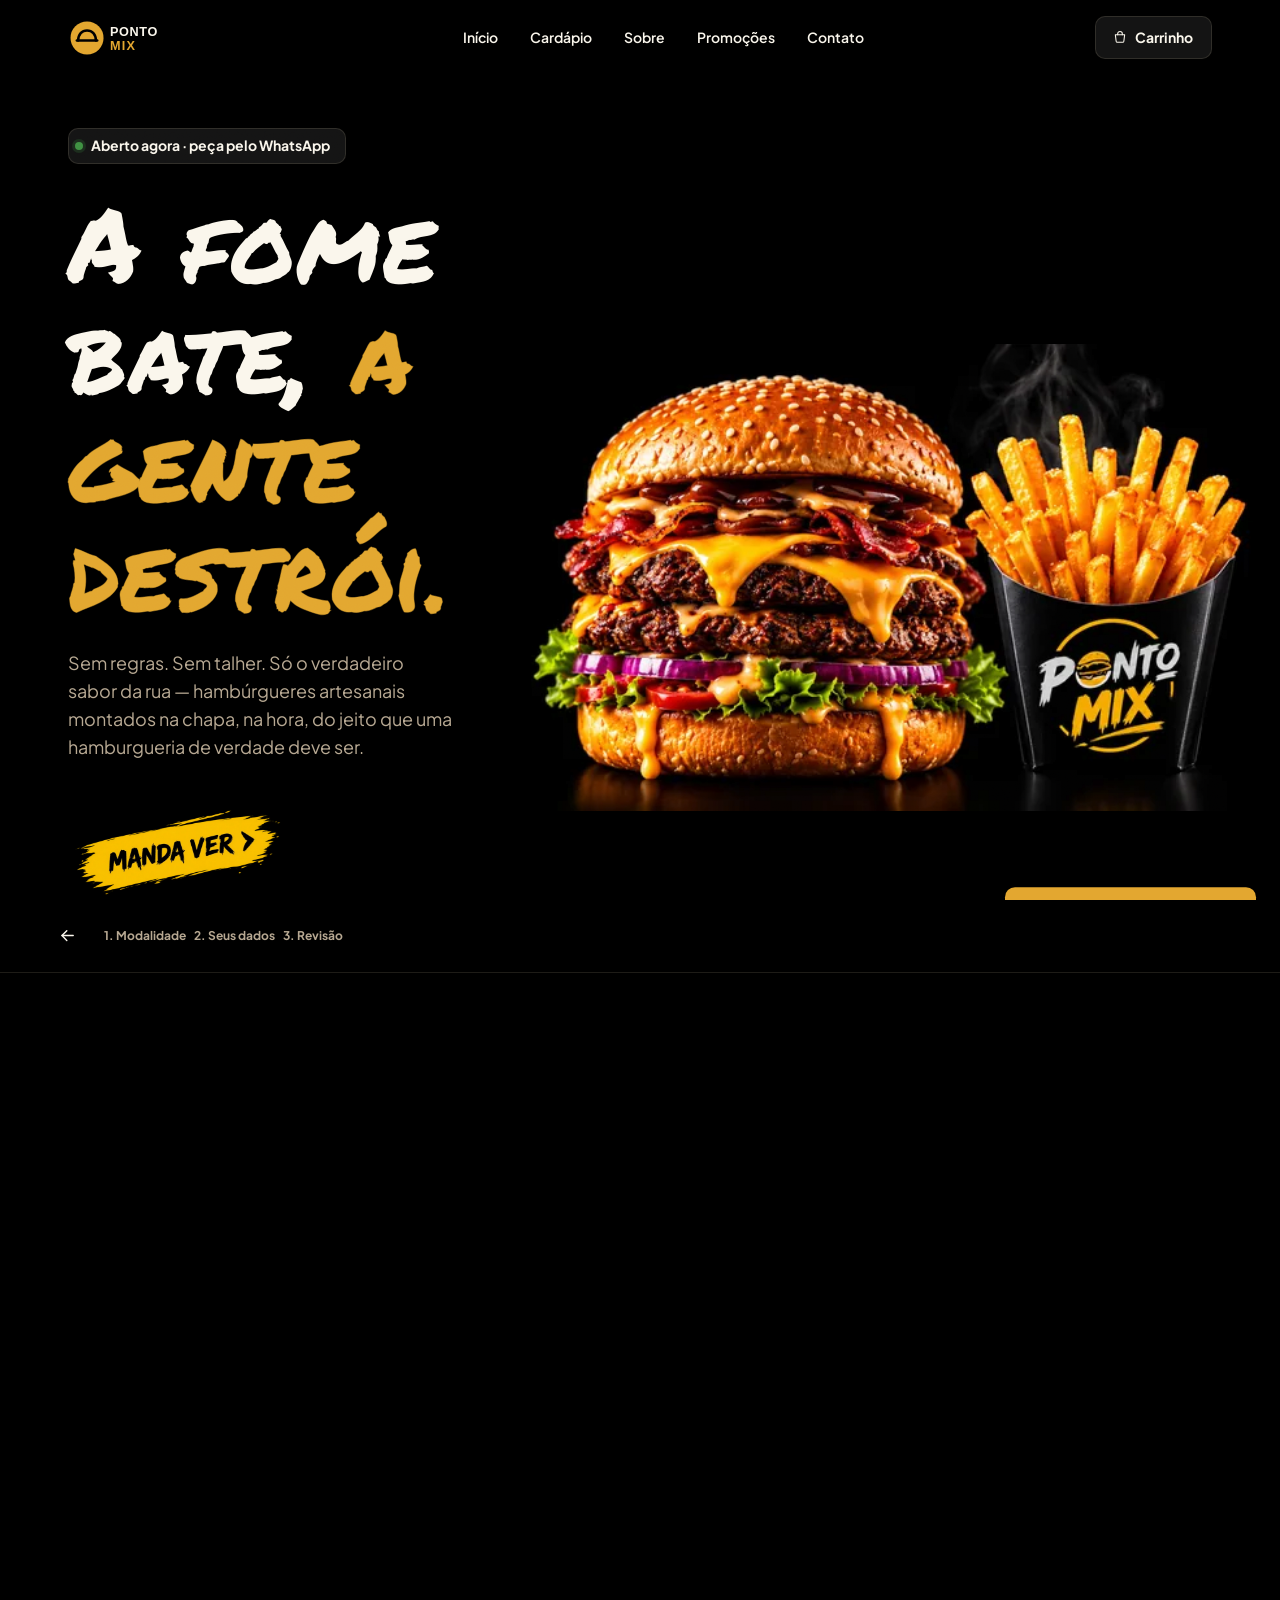
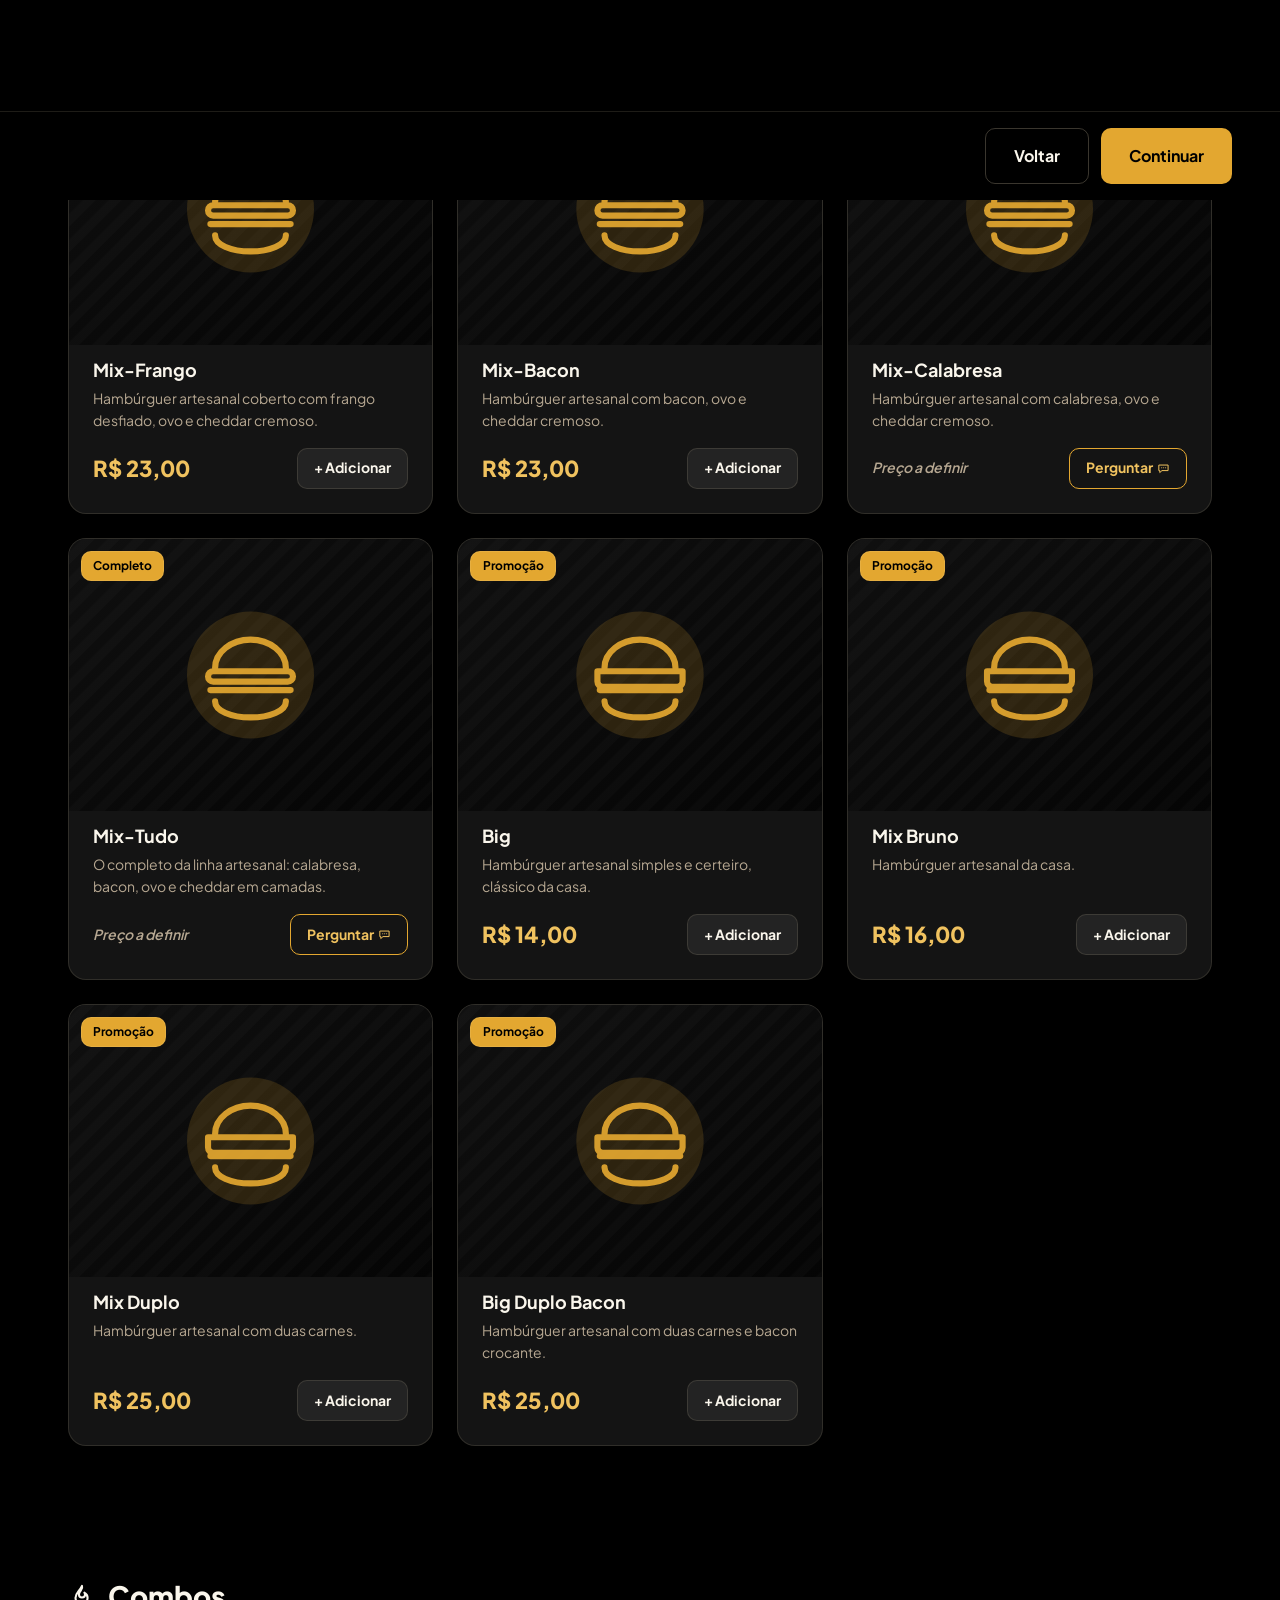
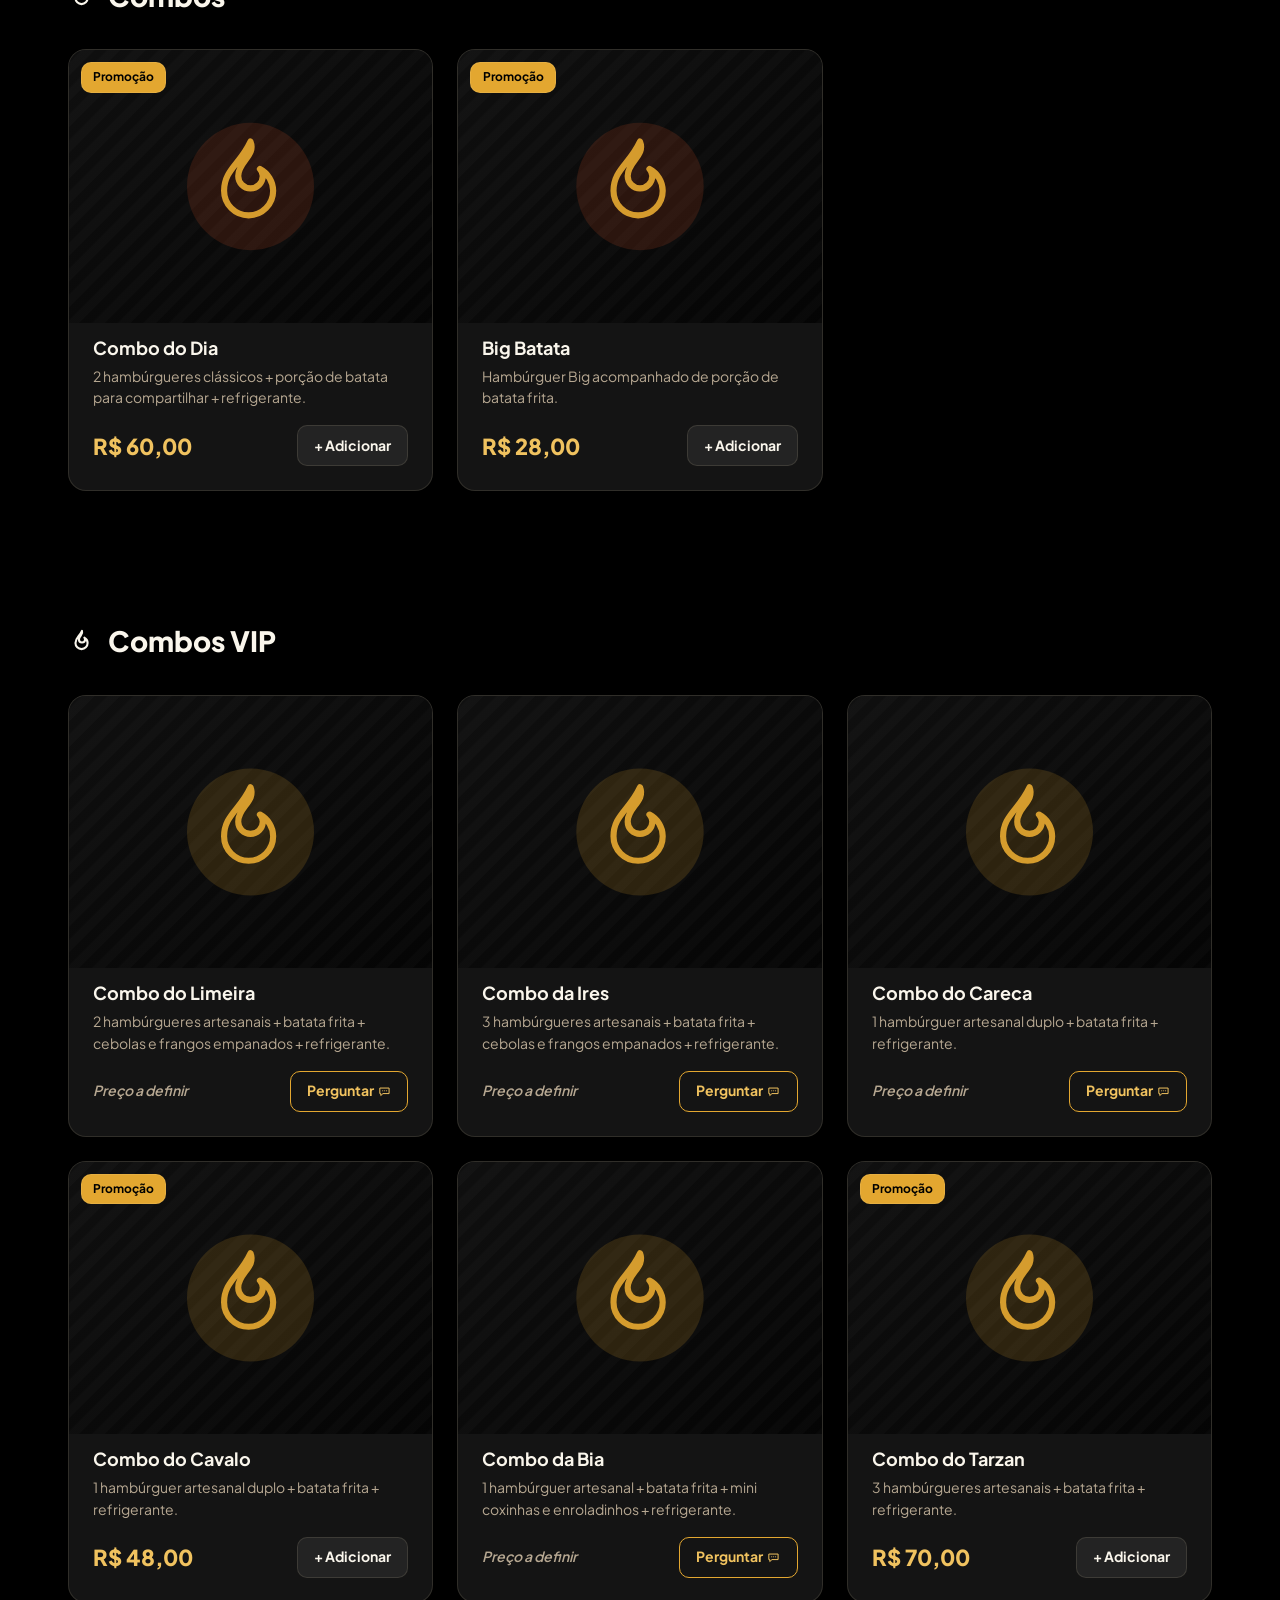
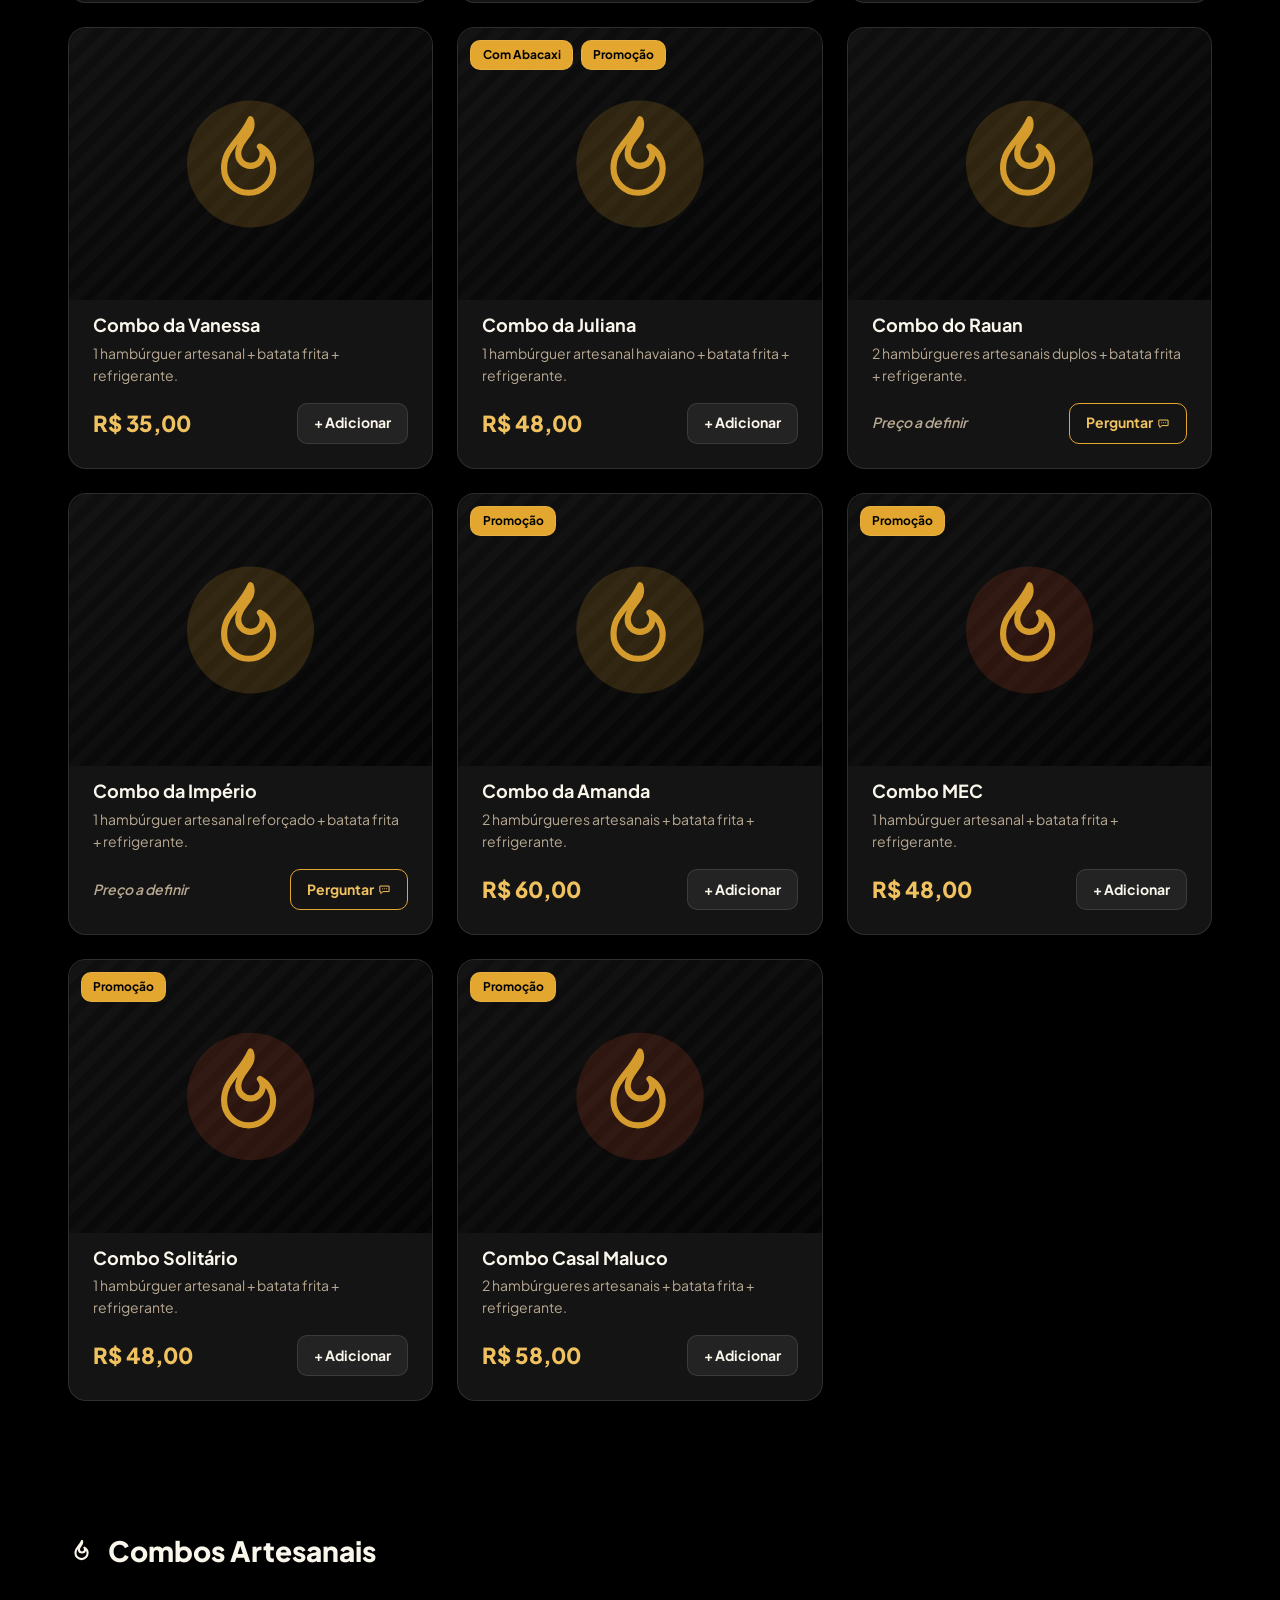
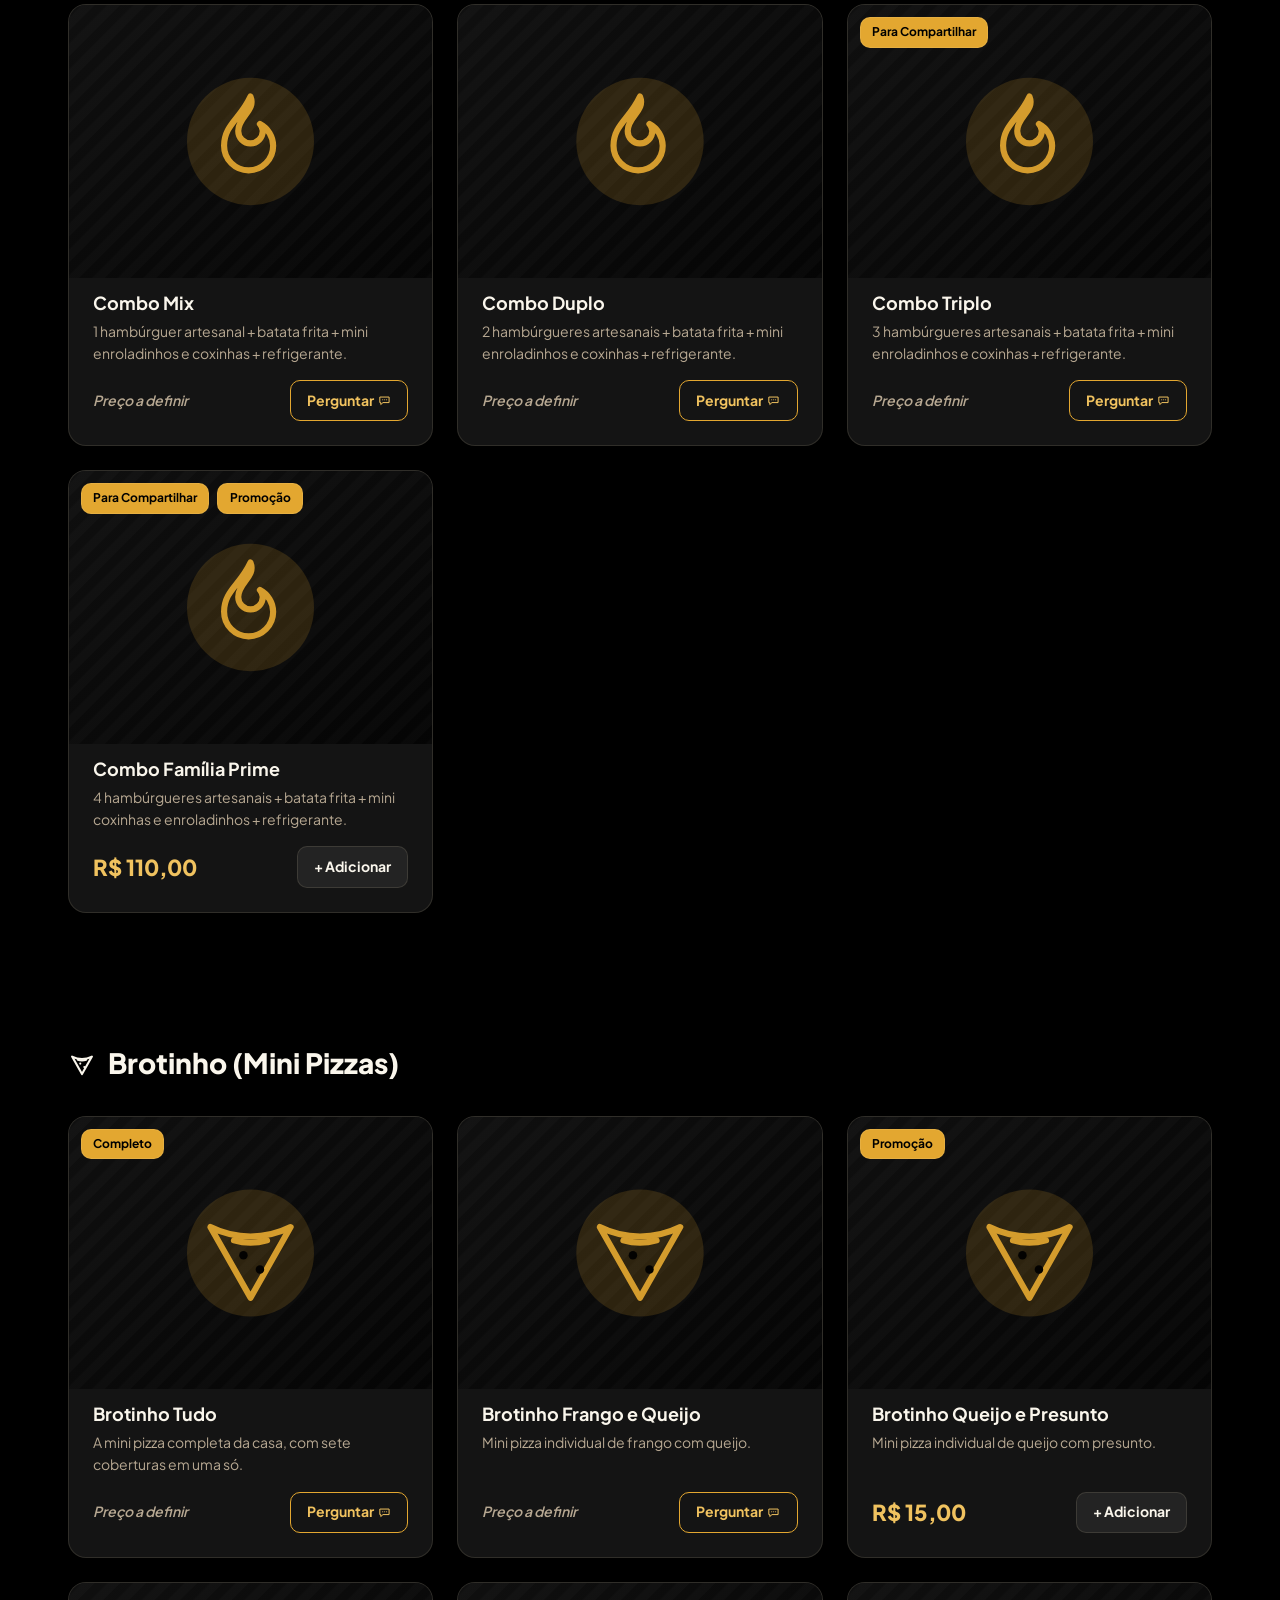
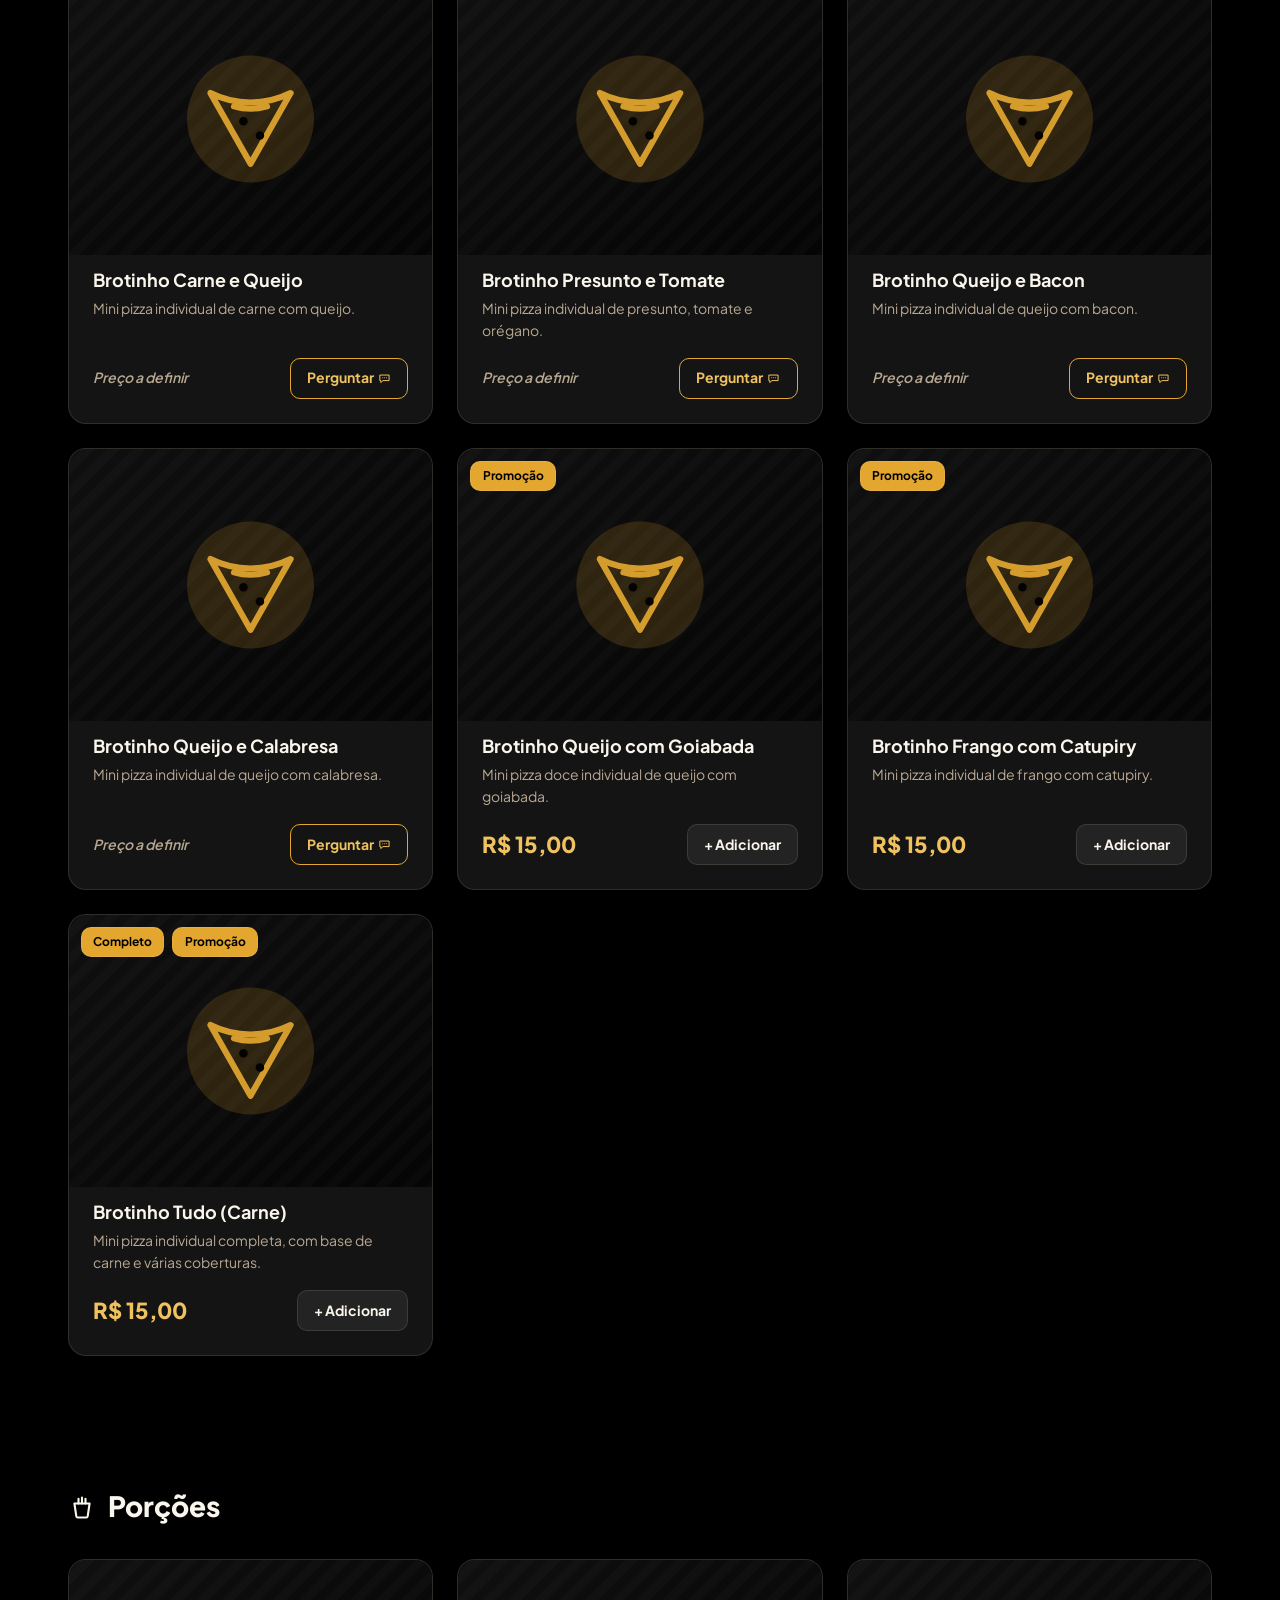
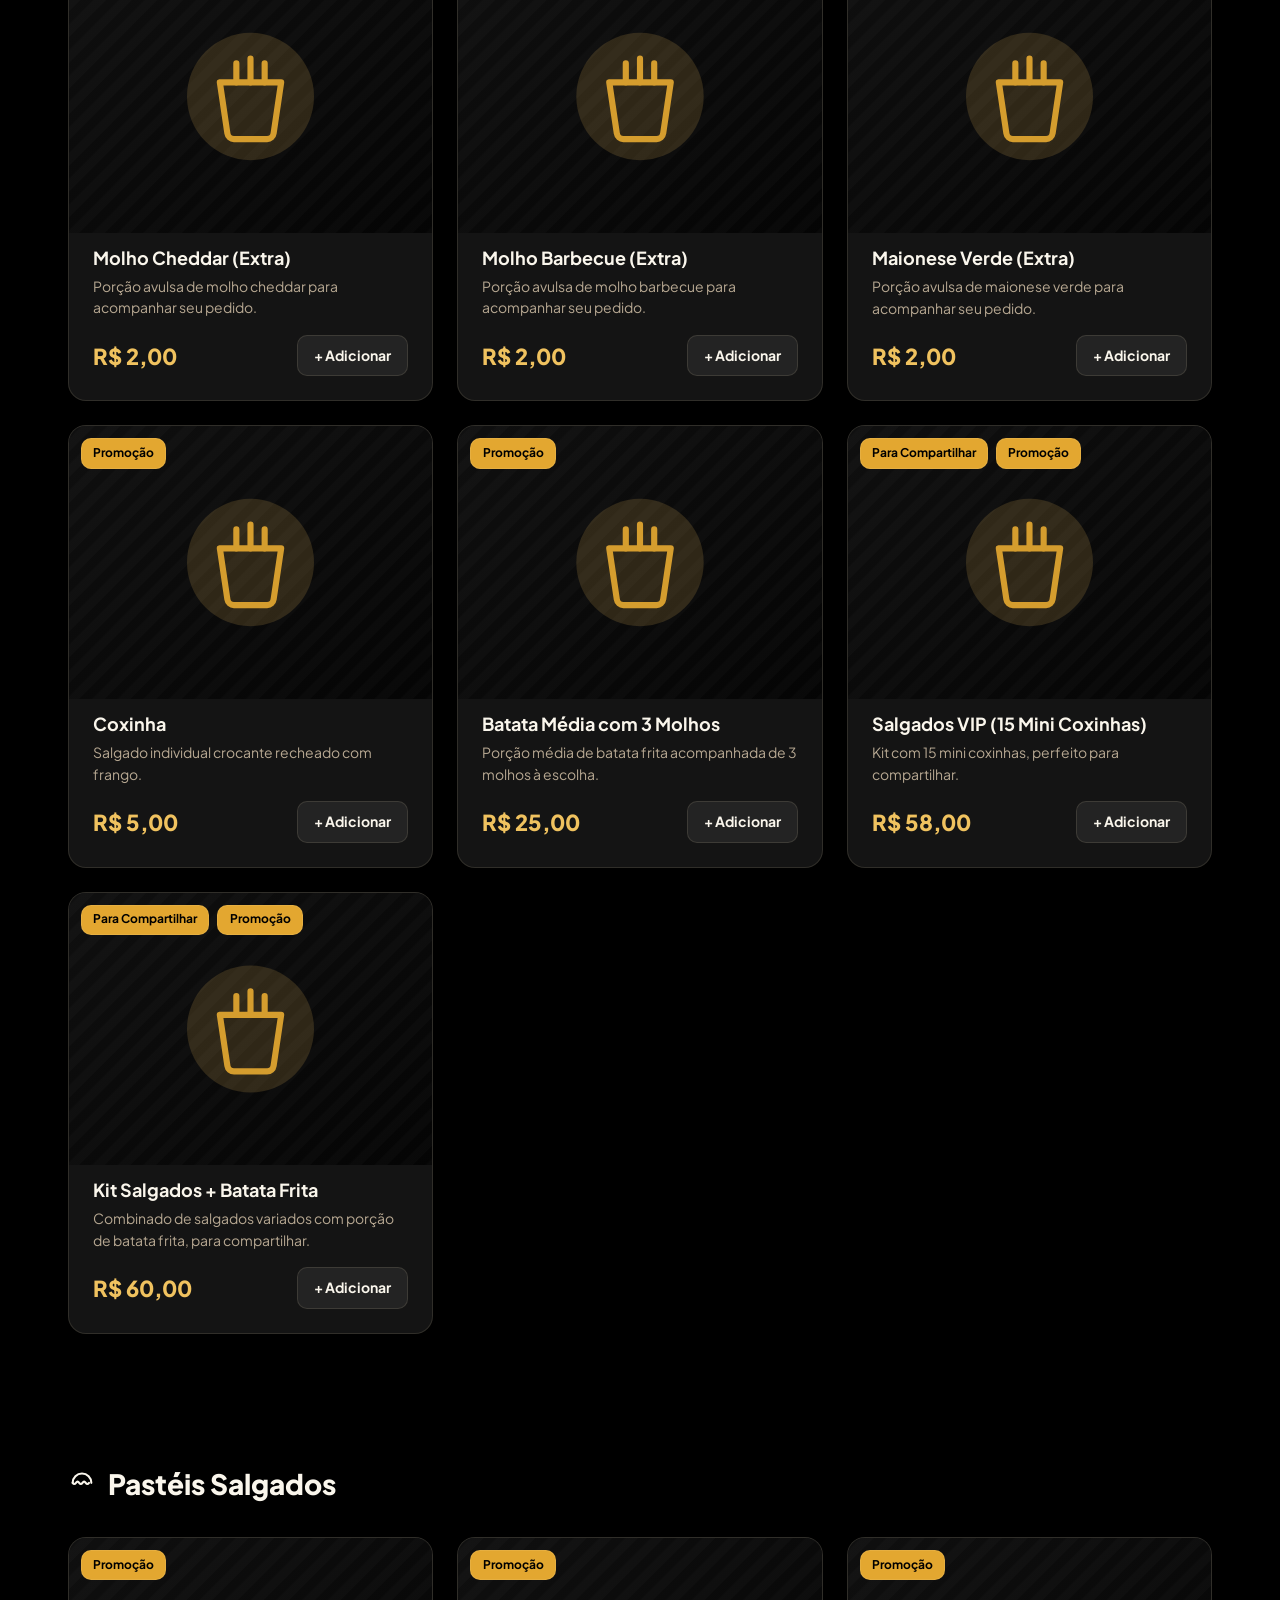
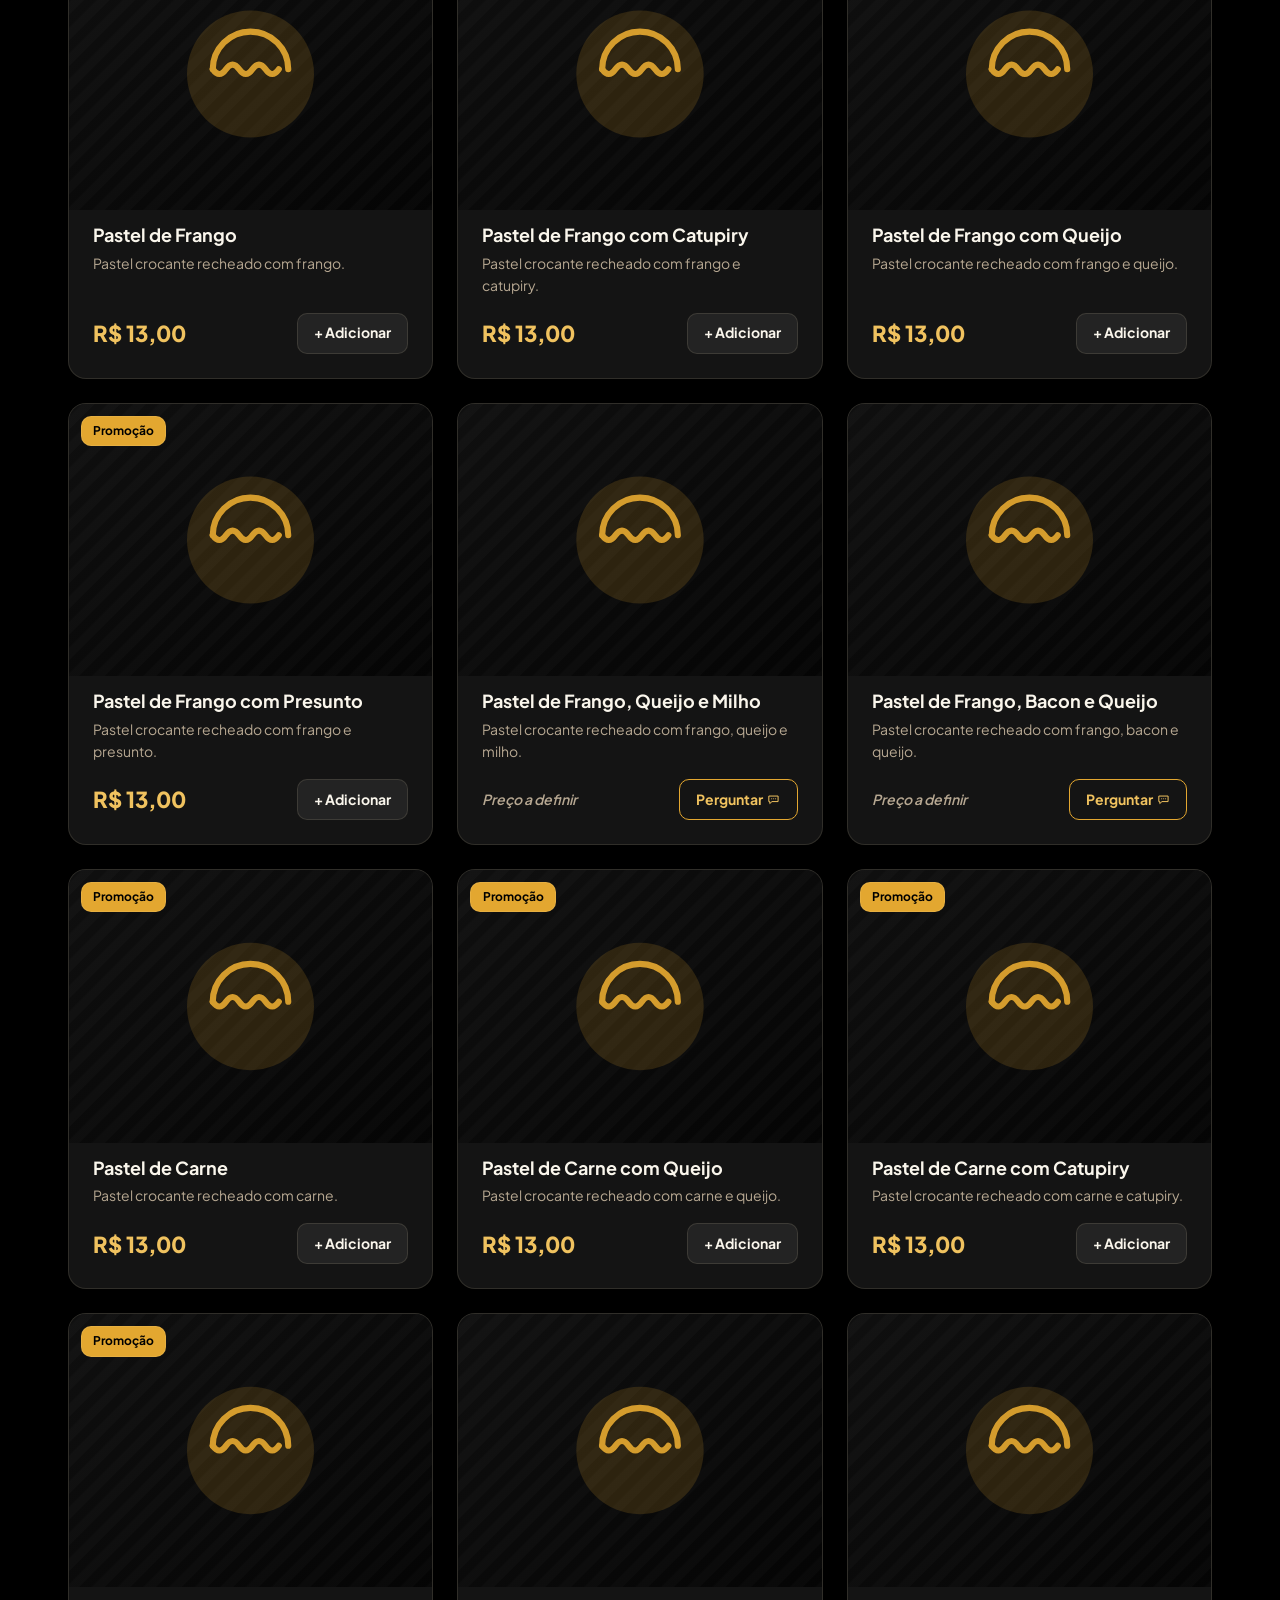
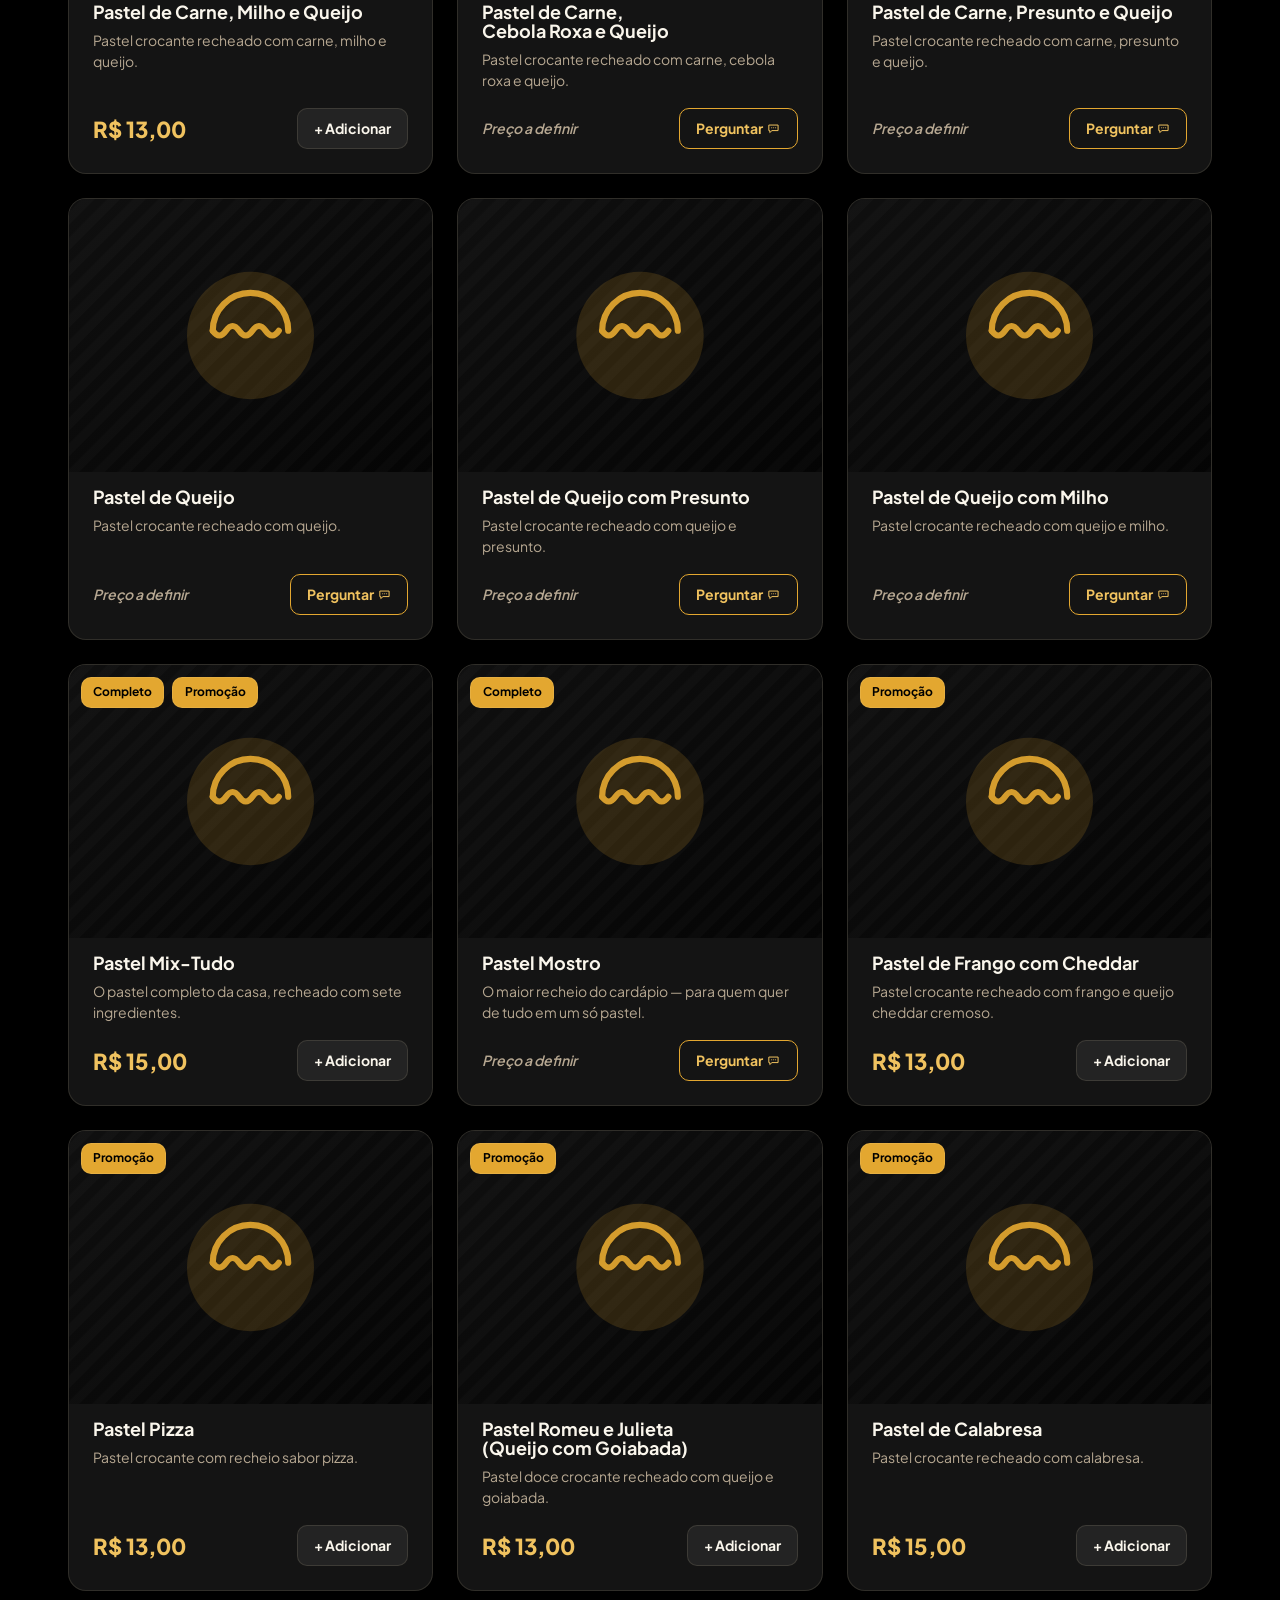
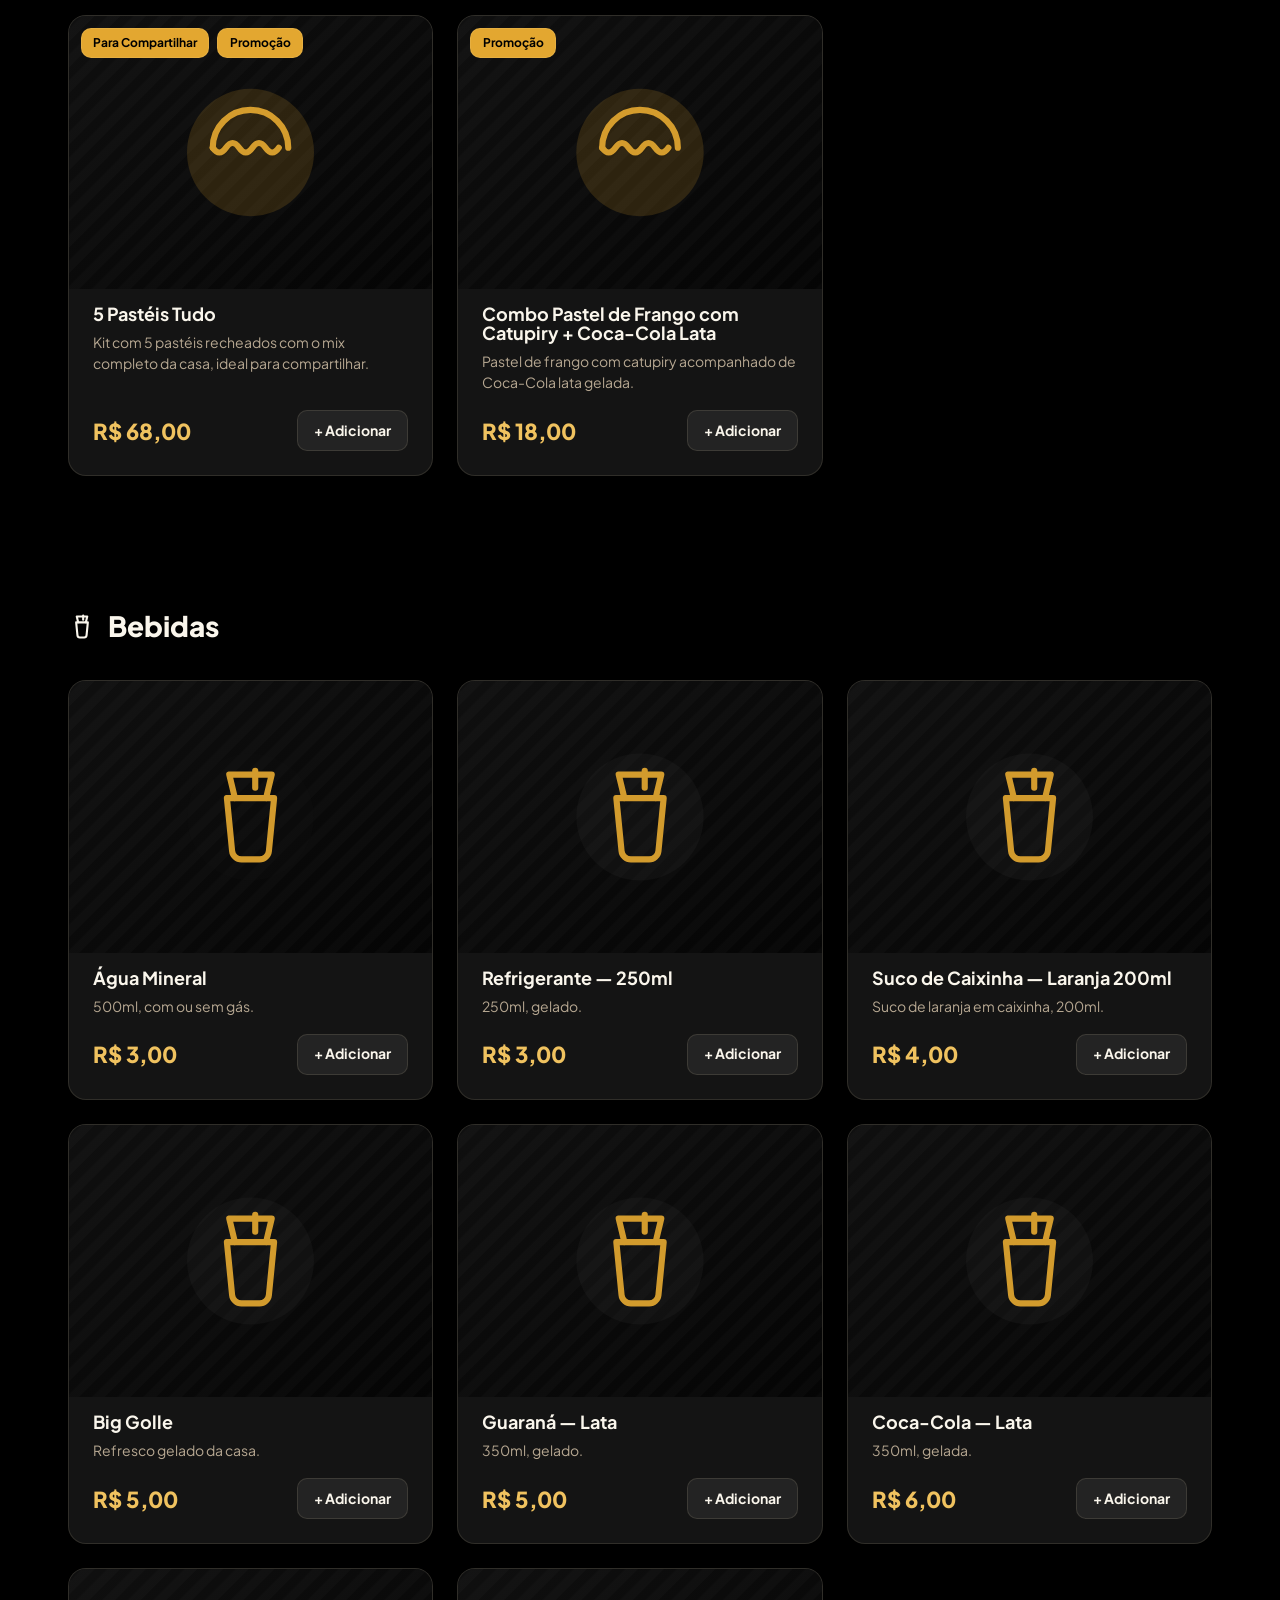
<file: ponto-mix/index.html>
<!DOCTYPE html>
<html lang="pt-BR">
<head>
<meta charset="UTF-8" />
<meta name="viewport" content="width=device-width, initial-scale=1.0" />
<title>Ponto Mix — Hamburgueria Artesanal | Peça pelo WhatsApp</title>
<meta name="description" content="Hambúrgueres artesanais, combos, porções e sobremesas da Ponto Mix. Monte seu pedido online e finalize direto pelo WhatsApp. Entrega, retirada ou consumo no local." />
<meta name="keywords" content="hamburgueria, hambúrguer artesanal, lanches, delivery de hambúrguer, combo, Ponto Mix" />
<meta name="theme-color" content="#000000" />

<!-- Open Graph -->
<meta property="og:type" content="website" />
<meta property="og:title" content="Ponto Mix — Hamburgueria Artesanal" />
<meta property="og:description" content="Hambúrgueres artesanais, combos e porções. Peça pelo WhatsApp em poucos cliques." />
<meta property="og:image" content="images/og-image.jpg" /><!-- TODO: SUBSTITUIR PELO DADO REAL -->
<meta property="og:locale" content="pt_BR" />

<link rel="icon" type="image/svg+xml" href="images/logo/logo-ponto-mix.svg" />

<!-- Fontes: Permanent Marker (impacto/título, estilo marcador/pincel) + Plus Jakarta Sans (leitura/UI).
     Auto-hospedadas em fonts/ (ver css/fonts.css) — não dependem mais do Google Fonts,
     então o site carrega normalmente mesmo em redes que bloqueiam domínios do Google. -->
<link rel="preload" href="fonts/permanent-marker-latin-400-normal.woff2" as="font" type="font/woff2" crossorigin />
<link rel="preload" href="fonts/plus-jakarta-sans-latin-400-normal.woff2" as="font" type="font/woff2" crossorigin />
<link rel="stylesheet" href="css/fonts.css" />

<link rel="stylesheet" href="css/style.css" />
<link rel="stylesheet" href="css/components.css" />
<link rel="stylesheet" href="css/animations.css" />
</head>
<body>
<a href="#main-content" class="skip-link">Pular para o conteúdo</a>
<div class="grain-overlay" aria-hidden="true"></div>

<!-- ==================== SPRITE DE ÍCONES ====================
     Conjunto de ícones de linha, desenhados especificamente para a Ponto Mix
     (sem emojis, sem biblioteca de ícones de terceiros). Cada <symbol> é
     definido uma única vez aqui; o resto do site referencia via
     <svg class="icon-svg"><use href="#icon-ID"></use></svg> — estático no
     HTML ou gerado dinamicamente pelo helper window.PMIcons.icon() (veja
     js/modules/icons.js). Bloco puramente estrutural: fica oculto e fora da
     árvore de acessibilidade. -->
<svg id="icon-sprite" aria-hidden="true" style="position:absolute;width:0;height:0;overflow:hidden" focusable="false">
  <defs>
    <symbol id="icon-cart" viewBox="0 0 24 24">
      <path d="M4 8h16l-1.4 11.2a2 2 0 0 1-2 1.8H7.4a2 2 0 0 1-2-1.8L4 8Z"/>
      <path d="M8 8V6.5a4 4 0 0 1 8 0V8"/>
    </symbol>
    <symbol id="icon-truck" viewBox="0 0 24 24">
      <rect x="2.5" y="7" width="10" height="9" rx="0.5"/>
      <path d="M12.5 10.5h4l3.5 3.5v2.5h-7.5z"/>
      <circle cx="6.5" cy="18.5" r="1.6"/>
      <circle cx="16.5" cy="18.5" r="1.6"/>
    </symbol>
    <symbol id="icon-pin" viewBox="0 0 24 24">
      <path d="M12 21s7-6.7 7-12.2A7 7 0 0 0 5 8.8C5 14.3 12 21 12 21Z"/>
      <circle cx="12" cy="8.8" r="2.4"/>
    </symbol>
    <symbol id="icon-dine" viewBox="0 0 24 24">
      <path d="M7 2v7a1.5 1.5 0 0 0 3 0V2"/>
      <path d="M8.5 9v13"/>
      <path d="M16 2c-1.4 0-2.5 1.8-2.5 4.5S14.6 11 16 11v11"/>
    </symbol>
    <symbol id="icon-burger" viewBox="0 0 24 24">
      <path d="M4.5 10.5c0-3.3 3.4-6 7.5-6s7.5 2.7 7.5 6"/>
      <rect x="3" y="11.2" width="18" height="2.2" rx="1.1"/>
      <path d="M3.5 15.2h17"/>
      <path d="M4.5 17.6c0 2 3.4 3.4 7.5 3.4s7.5-1.4 7.5-3.4"/>
    </symbol>
    <symbol id="icon-flame" viewBox="0 0 24 24">
      <path d="M12 2.5c1.2 3-2.6 4.2-2.6 7.3a2.6 2.6 0 0 0 5.2 0c0-.8-.6-1.5-.6-1.5 1.7.9 2.8 2.7 2.8 4.6a5.2 5.2 0 0 1-10.4 0c0-4.4 3.4-5.6 5.6-10.4Z"/>
    </symbol>
    <symbol id="icon-fries" viewBox="0 0 24 24">
      <path d="M5.5 9h13l-1.6 10.8a1.4 1.4 0 0 1-1.4 1.2H8.5a1.4 1.4 0 0 1-1.4-1.2L5.5 9Z"/>
      <path d="M9 9V5M12 9V4M15 9V5"/>
    </symbol>
    <symbol id="icon-cup" viewBox="0 0 24 24">
      <path d="M7 8h10l-1.1 11.2a2 2 0 0 1-2 1.8h-3.8a2 2 0 0 1-2-1.8L7 8Z"/>
      <path d="M8.7 8 7.5 3h9l-1.2 5"/>
      <path d="M13 2.2v3.6"/>
    </symbol>
    <symbol id="icon-dessert" viewBox="0 0 24 24">
      <path d="M7.5 11a4.5 4.5 0 0 1 9 0"/>
      <path d="M5.5 11h13l-1.5 8.3a2 2 0 0 1-2 1.7H9a2 2 0 0 1-2-1.7L5.5 11Z"/>
      <path d="M12 3v3.2"/>
    </symbol>
    <symbol id="icon-pizza" viewBox="0 0 24 24">
      <path d="M3.5 6.5 12 21.5 20.5 6.5a19 19 0 0 1-17 0Z"/>
      <path d="M8.5 9.3a12 12 0 0 0 7 0"/>
      <circle cx="10.5" cy="12.5" r="0.9" fill="currentColor" stroke="none"/>
      <circle cx="14" cy="15.5" r="0.9" fill="currentColor" stroke="none"/>
    </symbol>
    <symbol id="icon-wine" viewBox="0 0 24 24">
      <path d="M7 3h10l-1 7a4 4 0 0 1-8 0L7 3Z"/>
      <path d="M12 14v6"/>
      <path d="M8.5 21h7"/>
    </symbol>
    <symbol id="icon-pastel" viewBox="0 0 24 24">
      <path d="M4 11a8 8 0 0 1 16 0"/>
      <path d="M4 11q1.4 2 2.8 0t2.8 0 2.8 0 2.8 0 2.8 0"/>
    </symbol>
    <symbol id="icon-chat" viewBox="0 0 24 24">
      <path d="M4 5.5h16v10H9l-4 3.5v-3.5H4z"/>
      <circle cx="8.5" cy="10.5" r="1" fill="currentColor" stroke="none"/>
      <circle cx="12" cy="10.5" r="1" fill="currentColor" stroke="none"/>
      <circle cx="15.5" cy="10.5" r="1" fill="currentColor" stroke="none"/>
    </symbol>
    <symbol id="icon-camera" viewBox="0 0 24 24">
      <rect x="3" y="5" width="18" height="14" rx="3"/>
      <circle cx="12" cy="12" r="4"/>
      <circle cx="17.5" cy="8.5" r="0.8" fill="currentColor" stroke="none"/>
    </symbol>
    <symbol id="icon-chef" viewBox="0 0 24 24">
      <path d="M6.5 21h11"/>
      <path d="M8 21v-6.2"/>
      <path d="M16 21v-6.2"/>
      <path d="M5.5 10.2a3.5 3.5 0 0 1 3.6-3.7 3 3 0 0 1 2.9-2.2 3 3 0 0 1 2.9 2.2 3.5 3.5 0 0 1 3.6 3.7c0 2-1.8 3.3-2.3 4.6H7.8c-.5-1.3-2.3-2.6-2.3-4.6Z"/>
    </symbol>
    <symbol id="icon-close" viewBox="0 0 24 24">
      <path d="M6 6l12 12"/>
      <path d="M18 6 6 18"/>
    </symbol>
    <symbol id="icon-arrow-left" viewBox="0 0 24 24">
      <path d="M19 12H5"/>
      <path d="M11 6l-6 6 6 6"/>
    </symbol>
    <symbol id="icon-arrow-right" viewBox="0 0 24 24">
      <path d="M5 12h14"/>
      <path d="M13 6l6 6-6 6"/>
    </symbol>
    <symbol id="icon-check" viewBox="0 0 24 24">
      <path d="M5 13l4 4L19 7"/>
    </symbol>
    <symbol id="icon-star" viewBox="0 0 24 24">
      <path d="M12 3.3l2.6 5.4 5.9.7-4.3 4.1 1.1 5.9-5.3-2.9-5.3 2.9 1.1-5.9-4.3-4.1 5.9-.7Z"/>
    </symbol>
  </defs>
</svg>

<!-- ==================== HEADER ==================== -->
<header class="header" id="site-header">
  <div class="container header__inner">
    <a href="#inicio" class="header__logo" aria-label="Ponto Mix — início">
      <img src="images/logo/logo-ponto-mix.svg" alt="" width="140" height="32" />
    </a>

    <nav class="header__nav" id="main-nav" aria-label="Navegação principal">
      <a href="#inicio">Início</a>
      <a href="#cardapio">Cardápio</a>
      <a href="#sobre">Sobre</a>
      <a href="#promocoes">Promoções</a>
      <a href="#contato">Contato</a>
    </nav>

    <div class="header__actions">
      <button class="header__cart-btn" id="open-cart-btn" aria-label="Abrir carrinho de compras">
        <span aria-hidden="true"><svg class="icon-svg" aria-hidden="true" focusable="false"><use href="#icon-cart"></use></svg></span>
        <span>Carrinho</span>
        <span class="header__cart-count" id="header-cart-count" hidden>0</span>
      </button>
      <button class="header__menu-toggle" id="menu-toggle" aria-label="Abrir menu de navegação" aria-expanded="false" aria-controls="main-nav">
        <span></span><span></span><span></span>
      </button>
    </div>
  </div>
</header>

<main id="main-content">

  <!-- ==================== HERO ==================== -->
  <section class="hero" id="inicio">
    <div class="container hero__inner">
      <div class="hero__content reveal">
        <span class="hero__badge"><span class="dot" aria-hidden="true"></span> Aberto agora · peça pelo WhatsApp</span>
        <h1>A fome bate, <span class="gold">a gente destrói.</span></h1>
        <p class="hero__sub">
          Sem regras. Sem talher. Só o verdadeiro sabor da rua — hambúrgueres
          artesanais montados na chapa, na hora, do jeito que uma hamburgueria
          de verdade deve ser.
        </p>
        <div class="hero__ctas">
          <div class="brush-button-wrapper">
            <a href="#cardapio" class="brush-btn" aria-label="Manda ver — ir para o cardápio">
              <picture>
                <source type="image/webp" srcset="images/ui/botao-manda-ver.webp" />
                <img src="images/ui/botao-manda-ver.png" alt="" class="brush-btn__bg" width="700" height="366" loading="eager" />
              </picture>
            </a>
          </div>
        </div>
        <div class="hero__indicators">
          <span class="hero__indicator"><span class="emoji"><svg class="icon-svg" aria-hidden="true" focusable="false"><use href="#icon-truck"></use></svg></span> Entrega</span>
          <span class="hero__indicator"><span class="emoji"><svg class="icon-svg" aria-hidden="true" focusable="false"><use href="#icon-pin"></use></svg></span> Retirada no local</span>
          <span class="hero__indicator"><span class="emoji"><svg class="icon-svg" aria-hidden="true" focusable="false"><use href="#icon-dine"></use></svg></span> Comer no local</span>
        </div>
      </div>

      <div class="hero__visual reveal">
        <!-- Foto do produto (banner enviado pelo cliente, recortado para manter
             apenas a composição do hambúrguer + batata + copo com a marca —
             os textos do banner original foram recriados como HTML de verdade
             em .hero__content, em vez de ficarem presos em pixels).
             Para trocar a foto no futuro, basta substituir os arquivos em
             images/hero/. -->
        <picture>
          <source
            type="image/webp"
            srcset="images/hero/hero-burger-600.webp 600w, images/hero/hero-burger-800.webp 800w, images/hero/hero-burger.webp 1618w"
            sizes="(max-width: 940px) 90vw, 45vw" />
          <source
            type="image/jpeg"
            srcset="images/hero/hero-burger-600.jpg 600w, images/hero/hero-burger-800.jpg 800w, images/hero/hero-burger.jpg 1618w"
            sizes="(max-width: 940px) 90vw, 45vw" />
          <img
            class="hero__illustration"
            src="images/hero/hero-burger-800.jpg"
            width="1618" height="972"
            alt="Hambúrguer artesanal duplo com bacon e batata frita Ponto Mix"
            loading="eager" fetchpriority="high" />
        </picture>
      </div>
    </div>
  </section>

  <!-- ==================== CARDÁPIO ==================== -->
  <section id="cardapio" aria-label="Cardápio">
    <nav class="menu-nav" aria-label="Categorias do cardápio">
      <div class="container">
        <div class="menu-nav__scroller" id="menu-nav-scroller" role="tablist"></div>
      </div>
    </nav>

    <div class="container">
      <div class="section-head" style="padding-top:var(--sp-10)">
        <span class="section-kicker">Cardápio</span>
        <h2>O coração da Ponto Mix</h2>
        <p class="text-muted">Escolha, personalize e monte seu pedido. Adicione quantos produtos quiser antes de finalizar.</p>
      </div>
      <div id="menu-categories"></div>
    </div>
  </section>

  <!-- ==================== SOBRE ==================== -->
  <section class="section section--alt" id="sobre">
    <div class="container about reveal">
      <div class="about__visual">
        <!-- TODO: SUBSTITUIR PELO DADO REAL — foto do estabelecimento/equipe -->
        <div class="img-placeholder" style="font-size:4rem;"><svg class="icon-svg" aria-hidden="true" focusable="false"><use href="#icon-chef"></use></svg></div>
      </div>
      <div>
        <span class="section-kicker">Sobre a Ponto Mix</span>
        <h2>Hambúrguer artesanal, feito com atenção em cada detalhe</h2>
        <p class="text-muted" style="margin-top:var(--sp-4)">
          Na Ponto Mix, cada hambúrguer é montado na chapa com ingredientes selecionados
          e o cuidado de quem entende que um bom lanche começa no preparo e termina no
          sabor. Da escolha da carne ao ponto certo do queijo derretido, buscamos a
          experiência de uma hamburgueria artesanal de verdade — pensada para quem
          valoriza qualidade, sabor e atendimento em cada pedido.
        </p>
        <div class="about__stats">
          <div class="about__stat">
            <strong id="stat-products">—</strong>
            <span>Itens no cardápio</span>
          </div>
          <div class="about__stat">
            <strong>100%</strong>
            <span>Montado na chapa</span>
          </div>
          <div class="about__stat">
            <strong>3</strong>
            <span>Formas de pedir</span>
          </div>
        </div>
      </div>
    </div>
  </section>

  <!-- ==================== DESTAQUES ==================== -->
  <section class="section" aria-label="Destaques">
    <div class="container">
      <div class="section-head section-head--center">
        <span class="section-kicker">Destaques</span>
        <h2>Feito para todo tipo de fome</h2>
      </div>
      <div class="highlights-grid reveal-stagger">
        <div class="highlight-card">
          <span class="icon"><svg class="icon-svg" aria-hidden="true" focusable="false"><use href="#icon-burger"></use></svg></span>
          <h4>Hambúrgueres artesanais</h4>
          <p class="text-muted">Montados na hora, com ingredientes selecionados e ponto perfeito.</p>
        </div>
        <div class="highlight-card">
          <span class="icon"><svg class="icon-svg" aria-hidden="true" focusable="false"><use href="#icon-flame"></use></svg></span>
          <h4>Combos</h4>
          <p class="text-muted">Mais lanche, mais economia — ideal para dividir ou matar a fome sozinho.</p>
        </div>
        <div class="highlight-card">
          <span class="icon"><svg class="icon-svg" aria-hidden="true" focusable="false"><use href="#icon-fries"></use></svg></span>
          <h4>Porções</h4>
          <p class="text-muted">Acompanhamentos crocantes para completar o pedido.</p>
        </div>
        <div class="highlight-card">
          <span class="icon"><svg class="icon-svg" aria-hidden="true" focusable="false"><use href="#icon-cup"></use></svg></span>
          <h4>Bebidas</h4>
          <p class="text-muted">Refrigerantes, sucos e água geladinhos para acompanhar.</p>
        </div>
        <div class="highlight-card">
          <span class="icon"><svg class="icon-svg" aria-hidden="true" focusable="false"><use href="#icon-dessert"></use></svg></span>
          <h4>Sobremesas</h4>
          <p class="text-muted">Para fechar a refeição com chave de ouro.</p>
        </div>
      </div>
    </div>
  </section>

  <!-- ==================== PROMOÇÕES ==================== -->
  <section class="section section--alt" id="promocoes" aria-label="Promoções">
    <div class="container">
      <div class="section-head">
        <span class="section-kicker">Promoções</span>
        <h2>Ofertas da casa</h2>
      </div>
      <div id="promotions-list" class="reveal"></div>
    </div>
  </section>

  <!-- ==================== AVALIAÇÕES ==================== -->
  <section class="section" aria-label="Avaliações de clientes">
    <div class="container">
      <div class="section-head section-head--center">
        <span class="section-kicker">Avaliações</span>
        <h2>O que dizem sobre a Ponto Mix</h2>
      </div>
      <div id="reviews-list" class="reviews-grid reveal-stagger"></div>
    </div>
  </section>

  <!-- ==================== CONTATO ==================== -->
  <section class="section section--alt" id="contato" aria-label="Contato">
    <div class="container">
      <div class="section-head">
        <span class="section-kicker">Contato</span>
        <h2>Fale com a gente</h2>
      </div>
      <div class="contact-grid reveal-stagger">
        <a class="contact-card" id="contact-whatsapp" href="#" target="_blank" rel="noopener">
          <span class="icon"><svg class="icon-svg" aria-hidden="true" focusable="false"><use href="#icon-chat"></use></svg></span>
          <h4>WhatsApp</h4>
          <p class="text-muted" id="contact-whatsapp-number">—</p>
        </a>
        <a class="contact-card" id="contact-instagram" href="#" target="_blank" rel="noopener">
          <span class="icon"><svg class="icon-svg" aria-hidden="true" focusable="false"><use href="#icon-camera"></use></svg></span>
          <h4>Instagram</h4>
          <p class="text-muted" id="contact-instagram-handle">—</p>
        </a>
        <div class="contact-card">
          <span class="icon"><svg class="icon-svg" aria-hidden="true" focusable="false"><use href="#icon-pin"></use></svg></span>
          <h4>Endereço</h4>
          <p class="text-muted" id="contact-address">—</p>
        </div>
      </div>
    </div>
  </section>

</main>

<!-- ==================== FOOTER ==================== -->
<footer class="footer">
  <div class="container footer__grid">
    <div class="footer__brand">
      <span class="footer__logo">PONTO<span class="text-gold">MIX</span></span>
      <p class="text-muted" style="font-size:var(--fs-sm)">Hambúrgueres artesanais montados na chapa, do jeito que uma hamburgueria de verdade deve ser.</p>
    </div>
    <div class="footer__col">
      <h4>Navegação</h4>
      <ul>
        <li><a href="#cardapio">Cardápio</a></li>
        <li><a href="#sobre">Sobre nós</a></li>
        <li><a href="#promocoes">Promoções</a></li>
        <li><a href="#contato">Contato</a></li>
      </ul>
    </div>
    <div class="footer__col">
      <h4>Formas de pedido</h4>
      <ul>
        <li><svg class="icon-svg" aria-hidden="true" focusable="false"><use href="#icon-truck"></use></svg> Entrega</li>
        <li><svg class="icon-svg" aria-hidden="true" focusable="false"><use href="#icon-pin"></use></svg> Retirada no local</li>
        <li><svg class="icon-svg" aria-hidden="true" focusable="false"><use href="#icon-dine"></use></svg> Comer no local</li>
      </ul>
    </div>
    <div class="footer__col">
      <h4>Contato</h4>
      <ul>
        <li><a id="footer-whatsapp" href="#" target="_blank" rel="noopener">WhatsApp</a></li>
        <li><a id="footer-instagram" href="#" target="_blank" rel="noopener">Instagram</a></li>
      </ul>
    </div>
  </div>
  <div class="container footer__bottom">
    <span>© <span id="footer-year"></span> Ponto Mix. Todos os direitos reservados.</span>
    <span>Site desenvolvido por <a href="#" style="text-decoration:underline">TODO: SUBSTITUIR PELO DADO REAL</a></span>
  </div>
</footer>

<!-- ==================== BOTÃO FLUTUANTE DO CARRINHO (mobile) ==================== -->
<button class="cart-fab" id="cart-fab" aria-label="Abrir carrinho">
  <span aria-hidden="true"><svg class="icon-svg" aria-hidden="true" focusable="false"><use href="#icon-cart"></use></svg></span>
  <span id="cart-fab-count">Carrinho (0)</span>
  <span class="cart-fab__total" id="cart-fab-total">R$ 0,00</span>
</button>

<!-- ==================== MODAL DE PRODUTO ==================== -->
<div class="modal-overlay" id="product-modal-overlay" role="dialog" aria-modal="true" aria-labelledby="product-modal-title" inert>
  <div class="product-modal" id="product-modal">
    <div class="product-modal__media">
      <button class="icon-btn product-modal__close" id="close-product-modal" aria-label="Fechar"><svg class="icon-svg" aria-hidden="true" focusable="false"><use href="#icon-close"></use></svg></button>
      <div id="product-modal-media-inner" style="width:100%;height:100%"></div>
    </div>
    <div class="product-modal__body">
      <div class="product-modal__title-row">
        <div>
          <h3 id="product-modal-title">Produto</h3>
          <p class="product-modal__desc text-muted" id="product-modal-desc"></p>
        </div>
      </div>
      <p class="product-modal__ingredients" id="product-modal-ingredients"></p>

      <div id="product-modal-addons"></div>

      <div>
        <p class="modal-section-title">Observações</p>
        <div class="notes-chips" id="product-modal-notes-chips"></div>
        <div class="field" style="margin-bottom:0">
          <label for="product-modal-notes-text" class="visually-hidden">Observações adicionais</label>
          <textarea id="product-modal-notes-text" placeholder="Alguma observação? (opcional)"></textarea>
        </div>
      </div>
    </div>
    <div class="product-modal__footer">
      <div class="qty-stepper">
        <button type="button" id="product-modal-qty-dec" aria-label="Diminuir quantidade">−</button>
        <output id="product-modal-qty-value">1</output>
        <button type="button" id="product-modal-qty-inc" aria-label="Aumentar quantidade">+</button>
      </div>
      <span class="product-modal__total" id="product-modal-total">R$ 0,00</span>
      <button class="btn btn-primary" id="product-modal-add-btn">Adicionar</button>
    </div>
  </div>
</div>

<!-- ==================== CARRINHO (DRAWER) ==================== -->
<div class="cart-drawer-overlay" id="cart-drawer-overlay"></div>
<aside class="cart-drawer" id="cart-drawer" aria-label="Carrinho de compras" inert>
  <div class="cart-drawer__header">
    <h3>Seu carrinho</h3>
    <button class="icon-btn" id="close-cart-btn" aria-label="Fechar carrinho"><svg class="icon-svg" aria-hidden="true" focusable="false"><use href="#icon-close"></use></svg></button>
  </div>
  <div class="cart-drawer__items" id="cart-items-container"></div>
  <div class="cart-drawer__footer" id="cart-drawer-footer">
    <div class="cart-summary-row">
      <span>Subtotal</span>
      <span id="cart-subtotal">R$ 0,00</span>
    </div>
    <div class="cart-summary-row total">
      <span>Total</span>
      <span class="value" id="cart-total">R$ 0,00</span>
    </div>
    <button class="btn btn-primary btn-block" id="go-to-checkout-btn">Finalizar Pedido</button>
    <button class="btn btn-ghost btn-block" id="continue-shopping-btn">Continuar comprando</button>
  </div>
</aside>

<!-- ==================== CHECKOUT ==================== -->
<div class="checkout-overlay" id="checkout-overlay" role="dialog" aria-modal="true" aria-label="Finalizar pedido" inert>
  <div class="checkout-header">
    <button class="icon-btn" id="checkout-back-btn" aria-label="Voltar"><svg class="icon-svg" aria-hidden="true" focusable="false"><use href="#icon-arrow-left"></use></svg></button>
    <div class="checkout-steps" id="checkout-steps">
      <span class="step" data-step="1">1. Modalidade</span>
      <span class="step" data-step="2">2. Seus dados</span>
      <span class="step" data-step="3">3. Revisão</span>
    </div>
  </div>

  <div class="checkout-body">
    <!-- ETAPA 1: MODALIDADE -->
    <div class="checkout-panel" data-panel="1">
      <h2 style="font-size:var(--fs-2xl)">Como você quer receber seu pedido?</h2>
      <div class="order-type-grid" id="order-type-grid"></div>
    </div>

    <!-- ETAPA 2: DADOS (conteúdo gerado dinamicamente conforme modalidade) -->
    <div class="checkout-panel" data-panel="2">
      <h2 style="font-size:var(--fs-2xl)">Seus dados</h2>
      <form id="checkout-form" novalidate></form>
    </div>

    <!-- ETAPA 3: RESUMO -->
    <div class="checkout-panel" data-panel="3">
      <h2 style="font-size:var(--fs-2xl)">Revise seu pedido</h2>
      <div class="summary-card">
        <p class="modal-section-title" style="margin-bottom:var(--sp-2)">Itens</p>
        <div id="checkout-summary-items"></div>
      </div>
      <div class="summary-card">
        <div class="cart-summary-row"><span>Subtotal</span><span id="checkout-summary-subtotal">R$ 0,00</span></div>
        <div class="cart-summary-row"><span id="checkout-summary-fee-label">Taxa de entrega</span><span id="checkout-summary-fee">A combinar</span></div>
        <div class="cart-summary-row total"><span>Total</span><span class="value" id="checkout-summary-total">R$ 0,00</span></div>
      </div>
      <div class="summary-card">
        <p class="modal-section-title" style="margin-bottom:var(--sp-2)">Seus dados</p>
        <div id="checkout-summary-customer" class="text-muted" style="font-size:var(--fs-sm)"></div>
      </div>
    </div>
  </div>

  <div class="checkout-footer">
    <button class="btn btn-secondary" id="checkout-prev-btn">Voltar</button>
    <button class="btn btn-primary" id="checkout-next-btn">Continuar</button>
  </div>
</div>

<!-- ==================== TOAST ==================== -->
<div class="toast" id="toast" role="status" aria-live="polite"></div>

<!-- ==================== SCRIPTS ==================== -->
<script src="js/data/store-config.js"></script>
<script src="js/data/menu-data.js"></script>

<script src="js/modules/utils.js"></script>
<script src="js/modules/icons.js"></script>
<script src="js/modules/cart.js"></script>
<script src="js/modules/menu-render.js"></script>
<script src="js/modules/product-modal.js"></script>
<script src="js/modules/cart-ui.js"></script>
<script src="js/modules/checkout.js"></script>
<script src="js/modules/whatsapp.js"></script>
<script src="js/modules/reveal.js"></script>
<script src="js/main.js"></script>
</body>
</html>
</file>
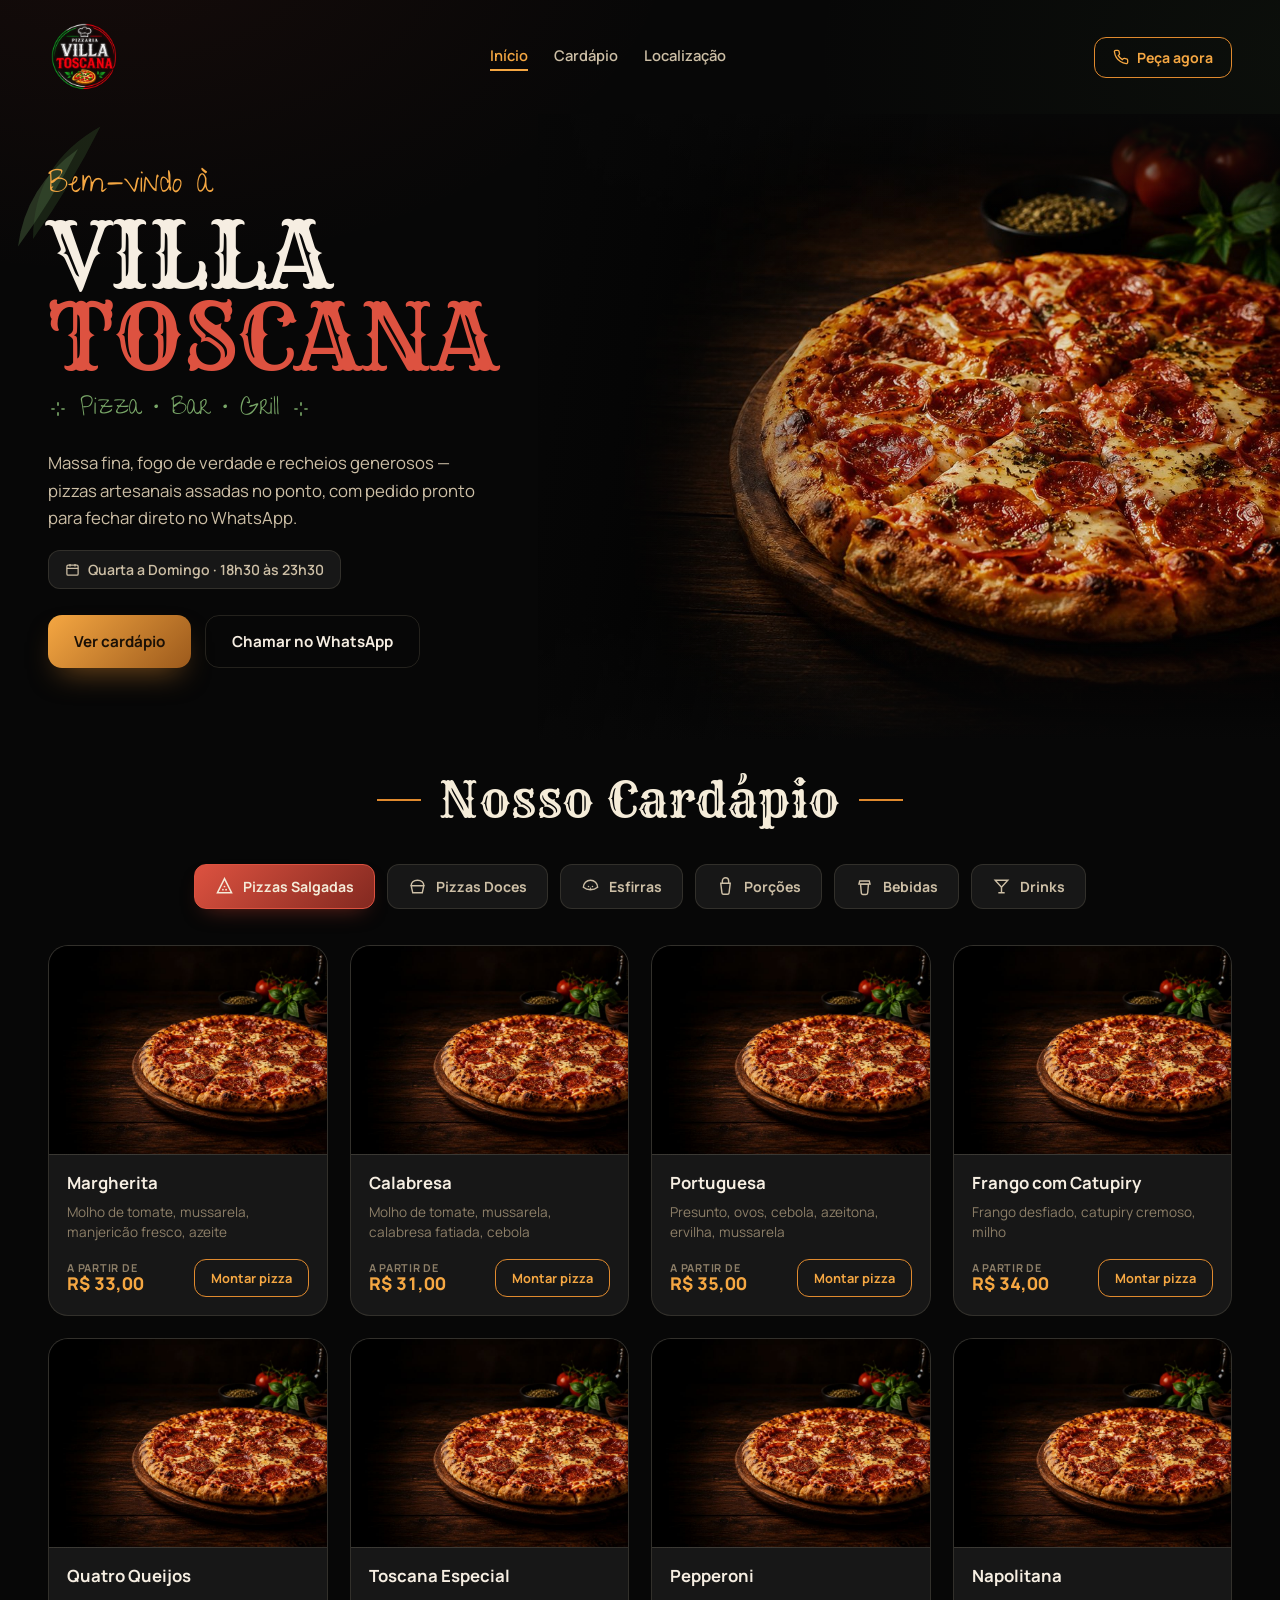
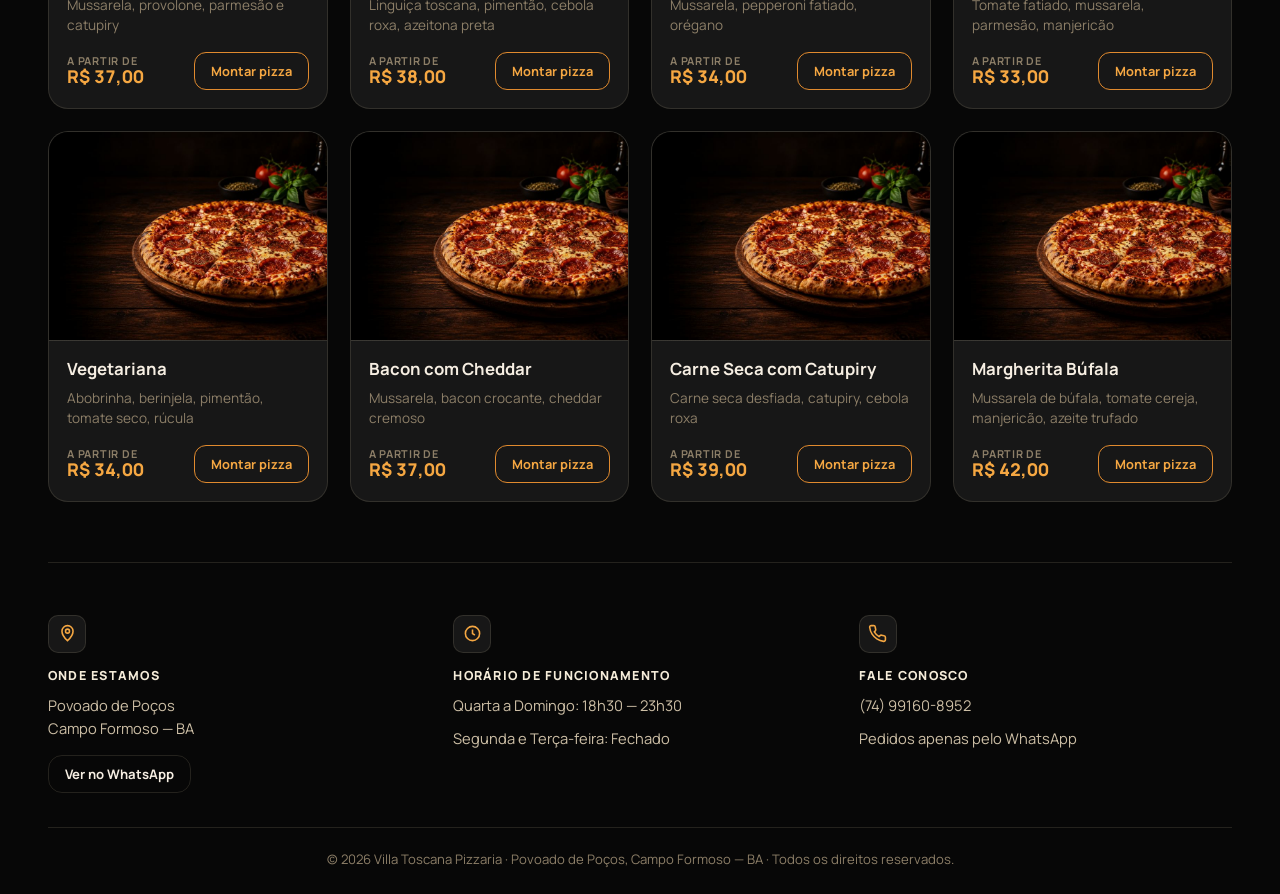
<file: villa-toscana/index.html>
<!DOCTYPE html>
<html lang="pt-BR">
<head>
<meta charset="UTF-8">
<meta name="viewport" content="width=device-width, initial-scale=1.0">
<title>Villa Toscana</title>
<link rel="icon" type="image/png" href="logo.png">
<link rel="preconnect" href="https://fonts.googleapis.com">
<link rel="preconnect" href="https://fonts.gstatic.com" crossorigin>
<link rel="stylesheet" href="https://fonts.googleapis.com/css2?family=Rye&family=Give+You+Glory&family=Manrope:wght@400;500;600;700;800&display=swap">
<link rel="stylesheet" href="style.css">
</head>
<body>
<div class="wrap topbar">
  <div class="brand">
    <img class="mark" src="logo.png" alt="Villa Toscana">
  </div>
  <nav>
    <a href="#" class="active">Início</a>
    <a href="#cardapio">Cardápio</a>
    <a href="#sobre">Localização</a>
  </nav>
  <a class="call-btn" href="https://wa.me/5574991608952" target="_blank" rel="noopener">
    <svg viewBox="0 0 24 24" fill="none" stroke="currentColor" stroke-width="2" width="16" height="16"><path d="M22 16.9v3a2 2 0 0 1-2.2 2 19.8 19.8 0 0 1-8.6-3.1 19.5 19.5 0 0 1-6-6 19.8 19.8 0 0 1-3.1-8.7A2 2 0 0 1 4.1 2h3a2 2 0 0 1 2 1.7c.1 1 .3 2 .6 2.9a2 2 0 0 1-.5 2.1L8 9.9a16 16 0 0 0 6 6l1.2-1.2a2 2 0 0 1 2.1-.5c.9.3 1.9.5 2.9.6a2 2 0 0 1 1.8 2Z"/></svg>
    Peça agora
  </a>
</div>

<header class="wrap hero">
  <svg class="leaf-deco" viewBox="0 0 100 100" aria-hidden="true">
    <path d="M10 90 Q10 40 55 15 Q35 55 10 90Z" fill="var(--green-deep)" opacity="0.7"/>
    <path d="M0 95 Q5 55 40 30 Q22 65 0 95Z" fill="var(--green-bright)" opacity="0.5"/>
  </svg>
  <div class="hero-text">
    <span class="script script-lead">Bem-vindo à</span>
    <h1 class="display">VILLA<span class="accent">TOSCANA</span></h1>
    <div class="script-tag script">
      <svg viewBox="0 0 24 24" fill="none" stroke="currentColor" stroke-width="2"><path d="M4 12h4M16 12h4M12 4v4M12 16v4"/></svg>
      Pizza • Bar • Grill
      <svg viewBox="0 0 24 24" fill="none" stroke="currentColor" stroke-width="2"><path d="M4 12h4M16 12h4M12 4v4M12 16v4"/></svg>
    </div>
    <p class="lede">Massa fina, fogo de verdade e recheios generosos — pizzas artesanais assadas no ponto, com pedido pronto para fechar direto no WhatsApp.</p>
    <div class="days-chip">
      <svg viewBox="0 0 24 24" fill="none" stroke="currentColor" stroke-width="2" width="15" height="15"><rect x="3" y="5" width="18" height="16" rx="2"/><path d="M3 10h18M8 3v4M16 3v4"/></svg>
      Quarta a Domingo · 18h30 às 23h30
    </div>
    <div class="actions">
      <a class="btn btn-primary" href="#cardapio">Ver cardápio</a>
      <a class="btn btn-ghost" href="https://wa.me/5574991608952" target="_blank" rel="noopener">Chamar no WhatsApp</a>
    </div>
  </div>
  <div class="hero-bleed">
    <img class="pizza-hero" src="hero-pizza.jpg" alt="Pizza artesanal Villa Toscana">
  </div>
</header>

<main>
  <section class="menu wrap" id="cardapio">
    <div class="section-head">
      <h2 class="display"><span class="rule"></span>Nosso Cardápio<span class="rule"></span></h2>
    </div>
    <div class="cat-tabs" id="catTabs"></div>
    <div class="menu-grid" id="menuGrid"></div>
  </section>
</main>

<div class="wrap">
  <footer class="site-footer" id="sobre">
    <div class="footer-grid">
      <div class="footer-col">
        <div class="f-icon"><svg viewBox="0 0 24 24" fill="none" stroke="currentColor" stroke-width="2"><path d="M12 21s7-6.5 7-12a7 7 0 1 0-14 0c0 5.5 7 12 7 12Z"/><circle cx="12" cy="9" r="2.5"/></svg></div>
        <h4>Onde Estamos</h4>
        <p>Povoado de Poços<br>Campo Formoso — BA</p>
        <a class="btn btn-ghost" href="https://wa.me/5574991608952" target="_blank" rel="noopener">Ver no WhatsApp</a>
      </div>
      <div class="footer-col">
        <div class="f-icon"><svg viewBox="0 0 24 24" fill="none" stroke="currentColor" stroke-width="2"><circle cx="12" cy="12" r="9"/><path d="M12 7v5l3 2"/></svg></div>
        <h4>Horário de Funcionamento</h4>
        <div class="line">Quarta a Domingo: 18h30 — 23h30</div>
        <div class="line">Segunda e Terça-feira: Fechado</div>
      </div>
      <div class="footer-col">
        <div class="f-icon"><svg viewBox="0 0 24 24" fill="none" stroke="currentColor" stroke-width="2"><path d="M22 16.9v3a2 2 0 0 1-2.2 2 19.8 19.8 0 0 1-8.6-3.1 19.5 19.5 0 0 1-6-6 19.8 19.8 0 0 1-3.1-8.7A2 2 0 0 1 4.1 2h3a2 2 0 0 1 2 1.7c.1 1 .3 2 .6 2.9a2 2 0 0 1-.5 2.1L8 9.9a16 16 0 0 0 6 6l1.2-1.2a2 2 0 0 1 2.1-.5c.9.3 1.9.5 2.9.6a2 2 0 0 1 1.8 2Z"/></svg></div>
        <h4>Fale Conosco</h4>
        <div class="line">(74) 99160-8952</div>
        <div class="line">Pedidos apenas pelo WhatsApp</div>
      </div>
    </div>
    <div class="footer-bottom">© 2026 Villa Toscana Pizzaria · Povoado de Poços, Campo Formoso — BA · Todos os direitos reservados.</div>
  </footer>
</div>

<div class="success-toast" id="successToast" hidden>
  <svg viewBox="0 0 24 24" fill="none" stroke="currentColor" stroke-width="2" width="20" height="20"><circle cx="12" cy="12" r="10"/><path d="m8 12.5 2.5 2.5L16 9.5"/></svg>
  <div>
    <strong>Pedido enviado com sucesso!</strong>
    <span>Confirme o envio no WhatsApp para garantir seu pedido.</span>
  </div>
</div>

<button class="cart-fab" id="cartFab" hidden>
  <svg viewBox="0 0 24 24" fill="none" stroke="currentColor" stroke-width="2" width="18" height="18"><circle cx="9" cy="21" r="1"/><circle cx="19" cy="21" r="1"/><path d="M1 1h3l2.4 12.4a2 2 0 0 0 2 1.6h9.2a2 2 0 0 0 2-1.6L22 6H5"/></svg>
  <span>Carrinho</span> <span class="count" id="cartCount">0</span>
</button>

<div class="cart-overlay" id="cartOverlay" hidden>
  <div class="cart-panel" role="dialog" aria-label="Carrinho de pedido">
    <div class="cart-head">
      <h3 class="display">Seu pedido</h3>
      <button class="cart-close" id="cartClose" aria-label="Fechar carrinho">✕</button>
    </div>
    <div class="cart-items" id="cartItems"></div>
    <div class="cart-foot">
      <div class="order-mode">
        <span class="pm-label">Como prefere receber?</span>
        <div class="order-mode-pills" id="orderModePills"></div>
        <span class="pm-hint" id="orderModeHint"></span>
      </div>
      <div class="cart-total"><span>Total</span><span id="cartTotal">R$ 0,00</span></div>
      <a class="btn wa-btn" id="waBtn" target="_blank" rel="noopener">Finalizar pedido no WhatsApp</a>
    </div>
  </div>
</div>

<div class="cart-overlay" id="pmOverlay" hidden>
  <div class="cart-panel" role="dialog" aria-label="Monte sua pizza">
    <div class="cart-head">
      <h3 class="display" id="pmTitle">Monte sua pizza</h3>
      <button class="cart-close" id="pmClose" aria-label="Fechar">✕</button>
    </div>
    <div class="pm-body">
      <div>
        <span class="pm-label">1. Escolha o tamanho</span>
        <div class="size-pills" id="pmSizes"></div>
        <span class="pm-hint" id="pmSizeHint"></span>
      </div>
      <div>
        <span class="pm-label" id="pmFlavorLabel">2. Escolha o(s) sabor(es)</span>
        <div id="pmFlavors"></div>
      </div>
      <div id="pmBordaSection">
        <span class="pm-label">3. Recheio da borda</span>
        <div class="borda-pills" id="pmBorda"></div>
      </div>
    </div>
    <div class="pm-foot">
      <div class="pm-price-row"><span>Valor da pizza</span><span class="pm-price" id="pmPrice">R$ 0,00</span></div>
      <button class="btn btn-primary pm-add-btn" id="pmAdd" type="button">Adicionar ao carrinho</button>
    </div>
  </div>
</div>

<script src="script.js"></script>

</body>
</html>
</file>
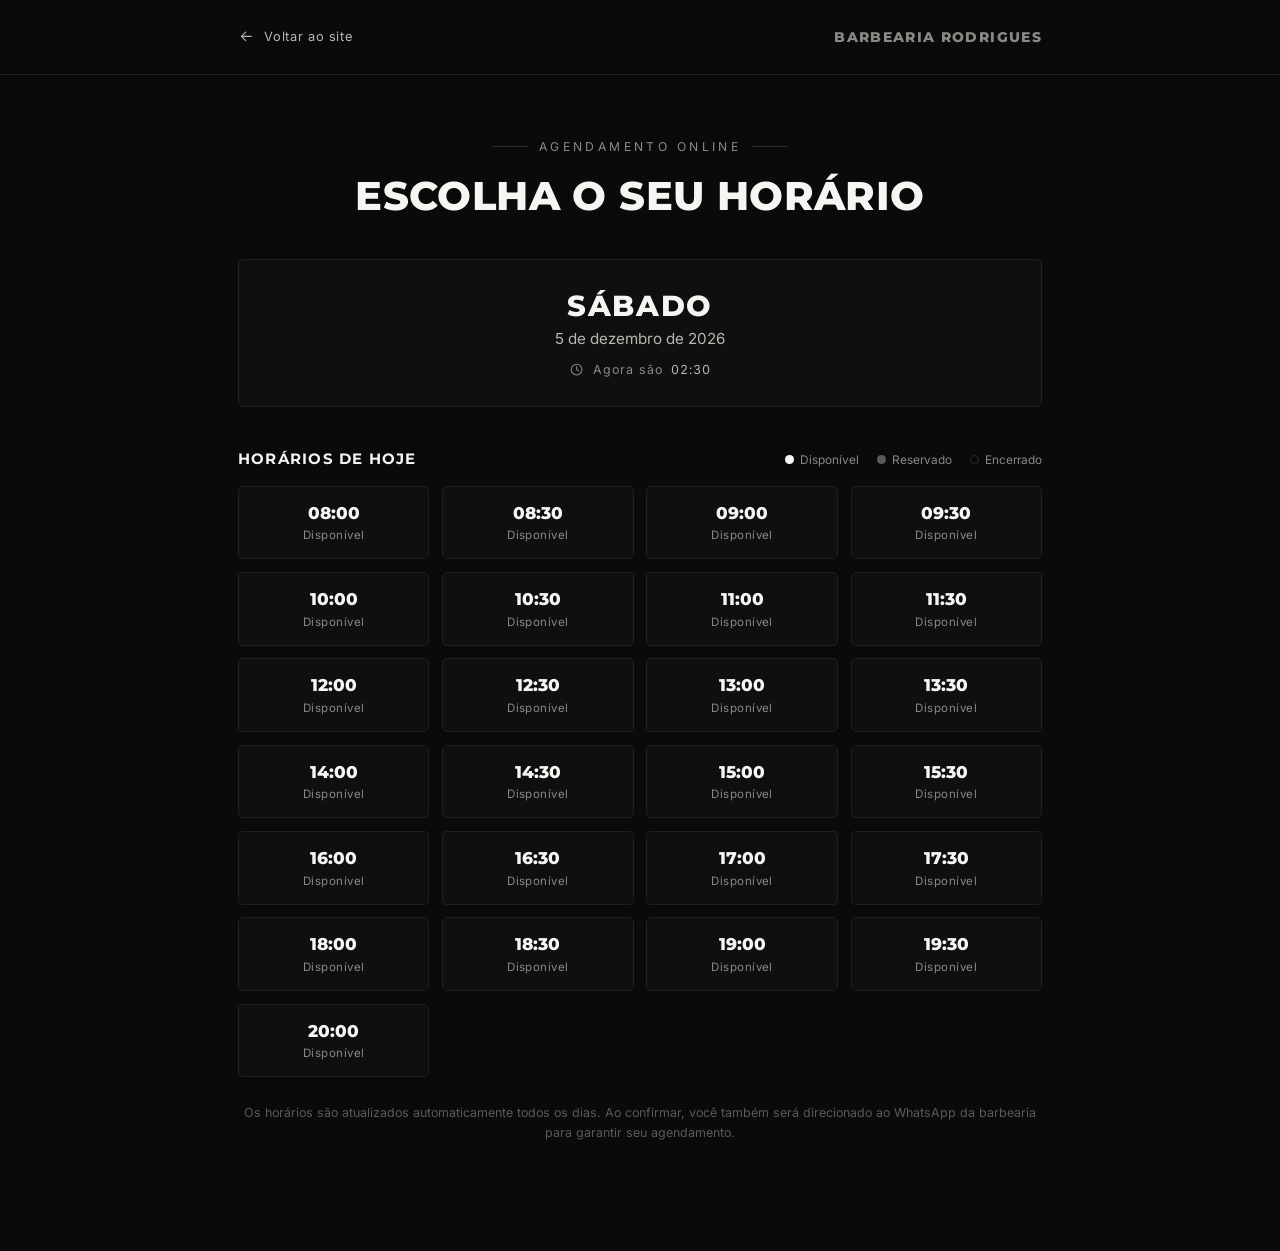
<file: barbearia-rodrigues/agendamento/index.html>
<!doctype html>
<html lang="pt-BR">
<head>
<meta charset="UTF-8" />
<title>Agendamento — Barbearia Rodrigues</title>
<meta name="viewport" content="width=device-width, initial-scale=1" />
<link id="fontLink" rel="preconnect" href="https://fonts.googleapis.com">
<link rel="preconnect" href="https://fonts.gstatic.com" crossorigin>
<link href="https://fonts.googleapis.com/css2?family=Montserrat:wght@600;700;800;900&family=Inter:wght@400;500;600&display=swap" rel="stylesheet">
<link id="pageStyle" rel="stylesheet" href="styles.css">
</head>
<body>

<svg id="iconSprite" width="0" height="0" style="position:absolute" aria-hidden="true">
  <defs>
    <symbol id="ic-arrow-left" viewBox="0 0 24 24">
      <line x1="19" y1="12" x2="5" y2="12"/>
      <polyline points="11 6 5 12 11 18"/>
    </symbol>
    <symbol id="ic-clock" viewBox="0 0 24 24">
      <circle cx="12" cy="12" r="8.5"/>
      <line x1="12" y1="12" x2="12" y2="7.2"/>
      <line x1="12" y1="12" x2="15.6" y2="14.1"/>
    </symbol>
    <symbol id="ic-check" viewBox="0 0 24 24">
      <circle cx="12" cy="12" r="9"/>
      <polyline points="7.5 12.5 10.5 15.5 16.5 9"/>
    </symbol>
    <symbol id="ic-whatsapp" viewBox="0 0 24 24">
      <path d="M4 20l1.3-4.1A8.2 8.2 0 1 1 8.6 19L4 20z"/>
      <path d="M9 9.6c0 3 2.4 5.9 5.9 5.9.9 0 1.2-.5 1.2-1v-1.1c0-.4-.3-.7-.7-.8l-1.6-.4c-.3-.1-.6 0-.8.2l-.4.5c-1-.5-1.8-1.3-2.3-2.3l.5-.4c.2-.2.3-.5.2-.8L11.6 8c-.1-.4-.4-.7-.8-.7H9.7c-.5 0-.9.4-.7 1.3z" fill="currentColor" stroke="none"/>
    </symbol>
  </defs>
</svg>

<script id="bookingState" type="application/json">{"date": null, "bookings": {}}</script>

<header>
  <div class="container nav-wrap">
    <a class="back-link" href="../index.html">
      <svg class="icon"><use href="#ic-arrow-left"/></svg>
      Voltar ao site
    </a>
    <span class="brand">BARBEARIA RODRIGUES</span>
  </div>
</header>

<main>
  <div class="container">
    <div class="page-eyebrow"><span class="line"></span>AGENDAMENTO ONLINE<span class="line"></span></div>
    <h1 class="page-title">Escolha o seu horário</h1>

    <div class="date-panel">
      <div class="weekday" id="weekdayLabel">—</div>
      <div class="fulldate" id="fulldateLabel">—</div>
      <div class="now-row">
        <svg class="icon"><use href="#ic-clock"/></svg>
        Agora são <span class="clock-time" id="clockLabel">--:--</span>
      </div>
    </div>

    <div class="slots-head">
      <h2>Horários de hoje</h2>
      <div class="legend">
        <span><i class="dot-free"></i>Disponível</span>
        <span><i class="dot-booked"></i>Reservado</span>
        <span><i class="dot-past"></i>Encerrado</span>
      </div>
    </div>

    <div class="slots-grid" id="slotsGrid"></div>

    <p class="board-note">Os horários são atualizados automaticamente todos os dias. Ao confirmar, você também será direcionado ao WhatsApp da barbearia para garantir seu agendamento.</p>
  </div>
</main>

<script id="pageScript" src="script.js"></script>
</body>
</html>
</file>
<file: style/style.css>
:root {
    --cor-primaria: #0d0714;
    --cor-primaria-alt: #150c22;
    --cor-secundaria: #f6f2fb;
    --cor-muted: #b6a9c9;
    --cor-terciaria: #a855f7;
    --cor-terciaria-forte: #7c3aed;
    --cor-destaque: #e879f9;
    --cor-hover: #1f1330;
    --cor-borda: #2a1a3d;

    --font-primaria: "Krona One", sans-serif;
    --font-secundaria: "Montserrat", sans-serif;

    --sombra-glow: 0 0 80px rgba(168, 85, 247, .35);
    --gradiente-marca: linear-gradient(135deg, var(--cor-terciaria-forte), var(--cor-terciaria) 55%, var(--cor-destaque));
}

* {
    margin: 0;
    padding: 0;
    box-sizing: border-box;
}

html {
    scroll-behavior: smooth;
}

body {
    background-color: var(--cor-primaria);
    background-image:
        radial-gradient(circle at 12% 8%, rgba(124, 58, 237, .22), transparent 42%),
        radial-gradient(circle at 90% 18%, rgba(232, 121, 249, .12), transparent 38%);
    background-attachment: fixed;
    color: var(--cor-secundaria);
    font-family: var(--font-secundaria);
    overflow-x: hidden;
}

a {
    color: inherit;
}

img {
    max-width: 100%;
    display: block;
}

.container {
    width: min(1100px, 100%);
    margin: 0 auto;
    padding: 0 6%;
}

/* ===== Acessibilidade ===== */
a:focus-visible,
button:focus-visible {
    outline: 2px solid var(--cor-destaque);
    outline-offset: 4px;
    border-radius: 4px;
}

@media (prefers-reduced-motion: reduce) {
    *,
    *::before,
    *::after {
        animation-duration: .001ms !important;
        animation-iteration-count: 1 !important;
        transition-duration: .001ms !important;
        scroll-behavior: auto !important;
    }
}

/* ===== Cabecalho ===== */
.cabecalho {
    position: sticky;
    top: 0;
    z-index: 10;
    display: flex;
    align-items: center;
    justify-content: space-between;
    padding: 28px 8%;
    background: rgba(13, 7, 20, .7);
    backdrop-filter: blur(14px);
    border-bottom: 1px solid var(--cor-borda);
}

.cabecalho__logo {
    font-family: var(--font-primaria);
    font-size: 1.1rem;
    text-decoration: none;
    color: var(--cor-secundaria);
    letter-spacing: 1px;
}

.cabecalho__logo span {
    color: var(--cor-terciaria);
}

.cabecalho__menu {
    display: flex;
    align-items: center;
    gap: 48px;
}

.cabecalho__menu__links {
    position: relative;
    font-family: var(--font-secundaria);
    font-size: 1rem;
    font-weight: 600;
    color: var(--cor-muted);
    text-decoration: none;
    padding-bottom: 6px;
    transition: color .25s ease;
}

.cabecalho__menu__links::after {
    content: "";
    position: absolute;
    left: 0;
    bottom: 0;
    width: 0%;
    height: 2px;
    background: var(--gradiente-marca);
    transition: width .25s ease;
}

.cabecalho__menu__links:hover,
.cabecalho__menu__links--ativo {
    color: var(--cor-secundaria);
}

.cabecalho__menu__links:hover::after,
.cabecalho__menu__links--ativo::after {
    width: 100%;
}

.cabecalho__cta {
    padding: 10px 20px;
    border-radius: 100px;
    background: var(--gradiente-marca);
    color: #fff;
    font-family: var(--font-secundaria);
    font-size: .9rem;
    font-weight: 700;
    text-decoration: none;
    transition: transform .25s ease, box-shadow .25s ease;
}

.cabecalho__cta:hover {
    transform: translateY(-2px);
    box-shadow: 0 10px 24px rgba(168, 85, 247, .35);
}

/* Seletor de idioma */
.idioma {
    display: flex;
    padding: 3px;
    gap: 2px;
    border: 1px solid var(--cor-borda);
    border-radius: 100px;
    background: var(--cor-primaria-alt);
}

.idioma__opcao {
    padding: 6px 12px;
    border-radius: 100px;
    font-family: var(--font-secundaria);
    font-size: .8rem;
    font-weight: 700;
    letter-spacing: .5px;
    color: var(--cor-muted);
    text-decoration: none;
    transition: color .2s ease, background .2s ease;
}

.idioma__opcao:hover {
    color: var(--cor-secundaria);
}

.idioma__opcao--ativo {
    background: var(--cor-hover);
    color: var(--cor-secundaria);
    box-shadow: inset 0 0 0 1px rgba(168, 85, 247, .45);
}

/* ===== Apresentacao (hero) ===== */
.apresentacao {
    padding: 6% 8% 4%;
    display: flex;
    align-items: center;
    justify-content: space-between;
    gap: 64px;
    min-height: 82vh;
}

.apresentacao__conteudo {
    width: 54%;
    display: flex;
    flex-direction: column;
    gap: 28px;
    justify-content: center;
}

.eyebrow {
    font-family: var(--font-secundaria);
    font-size: .85rem;
    font-weight: 700;
    letter-spacing: 3px;
    text-transform: uppercase;
    color: var(--cor-terciaria);
    display: flex;
    align-items: center;
    gap: 10px;
}

.eyebrow::before {
    content: "";
    width: 28px;
    height: 2px;
    background: var(--gradiente-marca);
}

.apresentacao__conteudo__titulo {
    font-size: 2.4rem;
    line-height: 1.4;
    font-family: var(--font-primaria);
    font-weight: 400;
}

.TituloDestaque {
    background: var(--gradiente-marca);
    -webkit-background-clip: text;
    background-clip: text;
    color: transparent;
}

.apresentacao__conteudo__texto {
    font-size: 1.15rem;
    line-height: 1.7;
    color: var(--cor-muted);
    max-width: 560px;
}

.chips {
    display: flex;
    flex-wrap: wrap;
    gap: 12px;
}

.chip {
    font-size: .85rem;
    font-weight: 600;
    padding: 8px 16px;
    border-radius: 100px;
    border: 1px solid var(--cor-borda);
    background: var(--cor-primaria-alt);
    color: var(--cor-muted);
}

/* ===== Botões de chamada ===== */
.apresentacao__ctas {
    display: flex;
    flex-wrap: wrap;
    gap: 14px;
}

.botao {
    display: inline-flex;
    align-items: center;
    justify-content: center;
    gap: 10px;
    padding: 15px 26px;
    border-radius: 14px;
    font-family: var(--font-secundaria);
    font-size: 1rem;
    font-weight: 700;
    text-decoration: none;
    border: 1px solid transparent;
    transition: transform .25s ease, box-shadow .25s ease, border-color .25s ease, background .25s ease;
}

.botao svg {
    width: 20px;
    height: 20px;
    flex-shrink: 0;
}

.botao--principal {
    background: var(--gradiente-marca);
    color: #fff;
    box-shadow: 0 10px 30px rgba(168, 85, 247, .3);
}

.botao--principal:hover {
    transform: translateY(-3px);
    box-shadow: 0 14px 36px rgba(168, 85, 247, .45);
}

.botao--secundario {
    background: var(--cor-primaria-alt);
    border-color: var(--cor-borda);
    color: var(--cor-secundaria);
}

.botao--secundario:hover {
    border-color: var(--cor-terciaria);
    background: var(--cor-hover);
    transform: translateY(-3px);
}

.selo-confianca {
    display: flex;
    align-items: center;
    gap: 10px;
    color: var(--cor-muted);
    font-size: .95rem;
}

.selo-confianca svg {
    width: 22px;
    height: 22px;
    padding: 4px;
    border-radius: 50%;
    background: rgba(168, 85, 247, .18);
    stroke: var(--cor-destaque);
    flex-shrink: 0;
}

.selo-confianca strong {
    color: var(--cor-secundaria);
}

/* ===== Botão flutuante do WhatsApp ===== */
.whatsapp-flutuante {
    position: fixed;
    right: 24px;
    bottom: 24px;
    z-index: 20;
    width: 60px;
    height: 60px;
    display: grid;
    place-items: center;
    border-radius: 50%;
    background: #25d366;
    color: #fff;
    box-shadow: 0 10px 30px rgba(0, 0, 0, .4), 0 0 0 0 rgba(37, 211, 102, .5);
    animation: pulso-whatsapp 2.6s ease-out infinite;
    transition: transform .25s ease;
}

.whatsapp-flutuante:hover {
    transform: scale(1.08);
}

.whatsapp-flutuante svg {
    width: 30px;
    height: 30px;
}

@keyframes pulso-whatsapp {
    0% { box-shadow: 0 10px 30px rgba(0, 0, 0, .4), 0 0 0 0 rgba(37, 211, 102, .5); }
    70%, 100% { box-shadow: 0 10px 30px rgba(0, 0, 0, .4), 0 0 0 16px rgba(37, 211, 102, 0); }
}

body.modal-aberto .whatsapp-flutuante {
    display: none;
}

/* ===== Chamada final ===== */
.chamada-final {
    margin-top: 56px;
    padding: 48px 32px;
    display: flex;
    flex-direction: column;
    align-items: center;
    gap: 16px;
    text-align: center;
    border: 1px solid var(--cor-borda);
    border-radius: 24px;
    background:
        radial-gradient(circle at 50% 0%, rgba(168, 85, 247, .25), transparent 60%),
        var(--cor-primaria-alt);
}

.chamada-final__titulo {
    font-family: var(--font-primaria);
    font-size: 1.5rem;
    font-weight: 400;
    line-height: 1.4;
}

.chamada-final__texto {
    max-width: 520px;
    color: var(--cor-muted);
    font-size: 1.05rem;
    line-height: 1.7;
    margin-bottom: 8px;
}

/* ===== Links / redes sociais ===== */
.apresentacao__links {
    display: flex;
    flex-direction: column;
    gap: 20px;
    margin-top: 8px;
}

.apresentacao__links__titulo {
    font-family: var(--font-primaria);
    font-size: 1rem;
    font-weight: 400;
    color: var(--cor-secundaria);
}

.apresentacao__links__grid {
    display: flex;
    flex-wrap: wrap;
    gap: 16px;
}

.apresentacao__links__link {
    display: inline-flex;
    align-items: center;
    gap: 12px;
    background: var(--cor-primaria-alt);
    text-align: center;
    border-radius: 14px;
    font-size: 1rem;
    font-weight: 600;
    padding: 14px 22px;
    text-decoration: none;
    color: var(--cor-secundaria);
    font-family: var(--font-secundaria);
    border: 1px solid var(--cor-borda);
    transition: transform .25s ease, border-color .25s ease, background .25s ease, box-shadow .25s ease;
}

.apresentacao__links__link svg {
    width: 20px;
    height: 20px;
    stroke: var(--cor-terciaria);
    transition: stroke .25s ease;
}

.apresentacao__links__link:hover {
    background: var(--cor-hover);
    border-color: var(--cor-terciaria);
    transform: translateY(-3px);
    box-shadow: 0 10px 30px rgba(168, 85, 247, .18);
}

.apresentacao__links__link:hover svg {
    stroke: var(--cor-destaque);
}

/* ===== Imagem com glow (elemento de assinatura) ===== */
.apresentacao__imagem-wrap {
    position: relative;
    width: 42%;
    max-width: 340px;
    aspect-ratio: 1 / 1;
    display: flex;
    align-items: center;
    justify-content: center;
}

.apresentacao__imagem-wrap::before {
    content: "";
    position: absolute;
    inset: -6%;
    background: var(--gradiente-marca);
    filter: blur(70px);
    opacity: .45;
    border-radius: 50%;
    animation: respirar 6s ease-in-out infinite;
    z-index: 0;
}

.apresentacao__imagem {
    position: relative;
    z-index: 1;
    width: 100%;
    height: 100%;
    object-fit: cover;
    border-radius: 50%;
    border: 1px solid rgba(168, 85, 247, .4);
}

@keyframes respirar {
    0%, 100% { transform: scale(1); opacity: .4; }
    50% { transform: scale(1.08); opacity: .6; }
}

/* ===== Secao genérica ===== */
.secao {
    padding: 5% 8%;
}

.secao__cabecalho {
    display: flex;
    flex-direction: column;
    gap: 12px;
    margin-bottom: 48px;
    max-width: 640px;
}

.secao__titulo {
    font-family: var(--font-primaria);
    font-size: 1.9rem;
    font-weight: 400;
    line-height: 1.4;
}

.secao__texto {
    color: var(--cor-muted);
    font-size: 1.05rem;
    line-height: 1.7;
}

/* ===== Pagina Sobre ===== */
.sobre {
    padding: 6% 8%;
    display: flex;
    align-items: flex-start;
    gap: 64px;
}

.sobre__imagem-wrap {
    position: relative;
    width: 34%;
    max-width: 320px;
    aspect-ratio: 1 / 1;
    flex-shrink: 0;
}

.sobre__imagem-wrap::before {
    content: "";
    position: absolute;
    inset: -8%;
    background: var(--gradiente-marca);
    filter: blur(60px);
    opacity: .35;
    border-radius: 50%;
    z-index: 0;
}

.sobre__imagem {
    position: relative;
    z-index: 1;
    width: 100%;
    height: 100%;
    object-fit: cover;
    border-radius: 50%;
    border: 1px solid rgba(168, 85, 247, .4);
}

.sobre__conteudo {
    display: flex;
    flex-direction: column;
    gap: 24px;
}

.sobre__texto {
    font-size: 1.1rem;
    line-height: 1.8;
    color: var(--cor-muted);
}

.jornada {
    margin-top: 16px;
    display: flex;
    flex-direction: column;
    gap: 18px;
}

.jornada__titulo {
    font-family: var(--font-primaria);
    font-size: 1.1rem;
    font-weight: 400;
}

.jornada__lista {
    list-style: none;
    display: flex;
    flex-direction: column;
    gap: 14px;
}

.jornada__item {
    display: flex;
    align-items: center;
    gap: 16px;
    padding: 16px 20px;
    background: var(--cor-primaria-alt);
    border: 1px solid var(--cor-borda);
    border-radius: 14px;
}

.jornada__marca {
    width: 30px;
    height: 30px;
    display: grid;
    place-items: center;
    border-radius: 50%;
    background: var(--gradiente-marca);
    flex-shrink: 0;
    box-shadow: 0 0 12px rgba(168, 85, 247, .6);
    font-size: .85rem;
    font-weight: 800;
}

.jornada__item .jornada__marca {
    color: #fff;
}

.jornada__item strong {
    font-family: var(--font-secundaria);
    color: var(--cor-secundaria);
}

.jornada__item span {
    color: var(--cor-muted);
    font-size: .95rem;
}

/* ===== Pagina Projetos ===== */
.projetos__grid {
    display: grid;
    grid-template-columns: repeat(auto-fit, minmax(280px, 340px));
    gap: 28px;
}

.card-projeto {
    display: flex;
    flex-direction: column;
    background: var(--cor-primaria-alt);
    border: 1px solid var(--cor-borda);
    border-radius: 20px;
    overflow: hidden;
    transition: transform .3s ease, border-color .3s ease, box-shadow .3s ease;
}

.card-projeto:hover {
    transform: translateY(-6px);
    border-color: var(--cor-terciaria);
    box-shadow: 0 20px 40px rgba(124, 58, 237, .22);
}

.card-projeto__capa {
    height: 160px;
    display: flex;
    align-items: center;
    justify-content: center;
    font-family: var(--font-primaria);
    font-size: 1.6rem;
    color: rgba(255, 255, 255, .85);
}

.card-projeto__capa--print {
    background: #000;
    overflow: hidden;
}

.card-projeto__capa--print img {
    width: 100%;
    height: 100%;
    object-fit: cover;
    object-position: top center;
    transition: transform .5s ease;
}

.card-projeto:hover .card-projeto__capa--print img {
    transform: scale(1.04);
}

.card-projeto__selo {
    align-self: flex-start;
    font-size: .7rem;
    font-weight: 700;
    letter-spacing: .5px;
    text-transform: uppercase;
    padding: 4px 12px;
    border-radius: 100px;
    background: rgba(168, 85, 247, .18);
    color: var(--cor-destaque);
    border: 1px solid rgba(168, 85, 247, .4);
}

.card-projeto__corpo {
    padding: 24px;
    display: flex;
    flex-direction: column;
    gap: 12px;
    flex: 1;
}

.card-projeto__titulo {
    font-family: var(--font-secundaria);
    font-weight: 700;
    font-size: 1.1rem;
}

.card-projeto__texto {
    color: var(--cor-muted);
    font-size: .95rem;
    line-height: 1.6;
    flex: 1;
}

.card-projeto__tags {
    display: flex;
    flex-wrap: wrap;
    gap: 8px;
}

.card-projeto__tag {
    font-size: .75rem;
    font-weight: 600;
    padding: 4px 12px;
    border-radius: 100px;
    background: var(--cor-hover);
    color: var(--cor-terciaria);
}

.card-projeto__link {
    display: inline-flex;
    align-items: center;
    gap: 8px;
    margin-top: 4px;
    font-size: .9rem;
    font-weight: 700;
    color: var(--cor-secundaria);
}

.card-projeto__link svg {
    width: 16px;
    height: 16px;
    stroke: var(--cor-terciaria);
    transition: transform .25s ease;
}

.card-projeto:hover .card-projeto__link svg {
    transform: translate(3px, -3px);
}

.card-projeto__acoes {
    display: flex;
    gap: 10px;
    margin-top: 6px;
}

.card-projeto__botao {
    flex: 1;
    display: inline-flex;
    align-items: center;
    justify-content: center;
    gap: 8px;
    padding: 11px 14px;
    border-radius: 10px;
    font-size: .85rem;
    font-weight: 700;
    font-family: var(--font-secundaria);
    text-decoration: none;
    border: 1px solid transparent;
    transition: transform .2s ease, border-color .2s ease, background .2s ease, color .2s ease;
}

.card-projeto__botao svg {
    width: 15px;
    height: 15px;
    flex-shrink: 0;
}

.card-projeto__botao--principal {
    background: var(--gradiente-marca);
    color: #fff;
}

.card-projeto__botao--principal:hover {
    transform: translateY(-2px);
    box-shadow: 0 10px 24px rgba(168, 85, 247, .35);
}

.card-projeto__botao--secundario {
    background: transparent;
    border-color: var(--cor-borda);
    color: var(--cor-muted);
}

.card-projeto__botao--secundario:hover {
    border-color: var(--cor-terciaria);
    color: var(--cor-secundaria);
}

.card-projeto__botao--desabilitado {
    opacity: .45;
    pointer-events: none;
}

/* Cards compactos: descrição e botões aparecem só no "Ver mais" */
.projetos__grid--compacto .card-projeto__detalhes,
.projetos__grid--compacto .card-projeto__acoes {
    display: none;
}

.projetos__grid--compacto .card-projeto__tags {
    flex: 1;
    align-content: flex-start;
}

.card-projeto__ver-mais {
    display: inline-flex;
    align-items: center;
    justify-content: center;
    gap: 8px;
    margin-top: 6px;
    padding: 11px 14px;
    border-radius: 10px;
    border: 1px solid var(--cor-borda);
    background: transparent;
    color: var(--cor-secundaria);
    font-family: var(--font-secundaria);
    font-size: .85rem;
    font-weight: 700;
    cursor: pointer;
    transition: border-color .2s ease, background .2s ease;
}

.card-projeto__ver-mais svg {
    width: 15px;
    height: 15px;
    stroke: var(--cor-terciaria);
    transition: transform .25s ease;
}

.card-projeto__ver-mais:hover,
.card-projeto__ver-mais:focus-visible {
    border-color: var(--cor-terciaria);
    background: var(--cor-hover);
}

.card-projeto__ver-mais:hover svg {
    transform: translateX(3px);
}

/* Caixa com os detalhes do projeto */
body.modal-aberto {
    overflow: hidden;
}

.modal-projeto {
    width: min(720px, calc(100% - 32px));
    max-height: calc(100dvh - 48px);
    margin: auto;
    padding: 0;
    border: 1px solid var(--cor-borda);
    border-radius: 24px;
    background: var(--cor-primaria-alt);
    color: var(--cor-secundaria);
    box-shadow: 0 30px 80px rgba(0, 0, 0, .55), var(--sombra-glow);
    overflow: hidden auto;
}

.modal-projeto::backdrop {
    background: rgba(8, 4, 14, .75);
    backdrop-filter: blur(4px);
}

.modal-projeto[open] {
    animation: modal-entrada .3s ease;
}

@keyframes modal-entrada {
    from {
        opacity: 0;
        transform: translateY(20px) scale(.97);
    }
}

.modal-projeto__fechar {
    position: absolute;
    top: 14px;
    right: 14px;
    z-index: 1;
    width: 40px;
    height: 40px;
    display: grid;
    place-items: center;
    border: 1px solid rgba(255, 255, 255, .2);
    border-radius: 50%;
    background: rgba(13, 7, 20, .6);
    color: #fff;
    cursor: pointer;
    transition: background .2s ease, border-color .2s ease;
}

.modal-projeto__fechar:hover {
    background: var(--cor-terciaria-forte);
    border-color: var(--cor-terciaria);
}

.modal-projeto__fechar svg {
    width: 18px;
    height: 18px;
}

.modal-projeto .card-projeto__capa {
    height: 240px;
    font-size: 1.8rem;
}

.modal-projeto .card-projeto__corpo {
    padding: 32px;
    gap: 16px;
}

.modal-projeto .card-projeto__titulo {
    font-size: 1.5rem;
}

.modal-projeto .card-projeto__texto {
    font-size: 1.02rem;
    line-height: 1.7;
}

.modal-projeto .card-projeto__acoes {
    margin-top: 10px;
}

/* ===== Home: serviços ===== */
.servicos__grid {
    display: grid;
    grid-template-columns: repeat(3, 1fr);
    gap: 24px;
}

.servico {
    display: flex;
    flex-direction: column;
    gap: 14px;
    padding: 28px;
    background: var(--cor-primaria-alt);
    border: 1px solid var(--cor-borda);
    border-radius: 20px;
    transition: transform .3s ease, border-color .3s ease, box-shadow .3s ease;
}

.servico:hover {
    transform: translateY(-4px);
    border-color: var(--cor-terciaria);
    box-shadow: 0 20px 40px rgba(124, 58, 237, .18);
}

.servico__icone {
    width: 52px;
    height: 52px;
    display: grid;
    place-items: center;
    border-radius: 14px;
    background: rgba(168, 85, 247, .14);
    border: 1px solid rgba(168, 85, 247, .35);
    color: var(--cor-destaque);
}

.servico__icone svg {
    width: 26px;
    height: 26px;
}

.servico__titulo {
    font-family: var(--font-secundaria);
    font-size: 1.15rem;
    font-weight: 700;
}

.servico__texto {
    color: var(--cor-muted);
    line-height: 1.6;
}

/* ===== Home: projetos em destaque ===== */
.destaques {
    display: flex;
    flex-direction: column;
    gap: 72px;
}

.destaque {
    display: grid;
    grid-template-columns: 1.25fr 1fr;
    align-items: center;
    gap: 64px;
}

.destaque:nth-child(even) .destaque__mockup {
    order: 2;
}

.destaque__mockup {
    position: relative;
    padding: 0 48px 40px 0;
}

.destaque__navegador {
    border-radius: 14px;
    overflow: hidden;
    border: 1px solid var(--cor-borda);
    background: #000;
    box-shadow: 0 30px 60px rgba(0, 0, 0, .45), 0 0 60px rgba(124, 58, 237, .18);
}

.destaque__barra {
    display: flex;
    gap: 6px;
    padding: 10px 14px;
    background: var(--cor-hover);
    border-bottom: 1px solid var(--cor-borda);
}

.destaque__barra i {
    width: 10px;
    height: 10px;
    border-radius: 50%;
    background: var(--cor-borda);
}

.destaque__navegador img {
    display: block;
    width: 100%;
    height: auto;
    aspect-ratio: 16 / 10;
    object-fit: cover;
    object-position: top;
}

.destaque__celular {
    position: absolute;
    right: 0;
    bottom: 0;
    width: 28%;
    padding: 6px;
    border-radius: 26px;
    background: #0b0610;
    border: 1px solid var(--cor-borda);
    box-shadow: 0 24px 50px rgba(0, 0, 0, .6);
}

.destaque__celular img {
    display: block;
    width: 100%;
    height: auto;
    aspect-ratio: 390 / 800;
    object-fit: cover;
    object-position: top;
    border-radius: 20px;
}

.destaque__info {
    display: flex;
    flex-direction: column;
    align-items: flex-start;
    gap: 16px;
}

.destaque__titulo {
    font-family: var(--font-primaria);
    font-size: 1.6rem;
    font-weight: 400;
}

.destaque__texto {
    color: var(--cor-muted);
    font-size: 1.05rem;
    line-height: 1.7;
}

.destaque__info .botao {
    margin-top: 8px;
}

.destaques__mais {
    display: flex;
    justify-content: center;
    margin-top: 56px;
}

/* ===== Home: como funciona ===== */
.passos {
    list-style: none;
    display: grid;
    grid-template-columns: repeat(4, 1fr);
    gap: 24px;
}

.passo {
    position: relative;
    display: flex;
    flex-direction: column;
    gap: 12px;
    padding: 28px;
    background: var(--cor-primaria-alt);
    border: 1px solid var(--cor-borda);
    border-radius: 20px;
}

.passo__numero {
    width: 40px;
    height: 40px;
    display: grid;
    place-items: center;
    border-radius: 50%;
    background: var(--gradiente-marca);
    color: #fff;
    font-weight: 800;
    box-shadow: 0 0 18px rgba(168, 85, 247, .5);
}

.passo__titulo {
    font-family: var(--font-secundaria);
    font-size: 1.1rem;
    font-weight: 700;
}

.passo__texto {
    color: var(--cor-muted);
    line-height: 1.6;
}

/* ===== Home: dúvidas frequentes ===== */
.faq {
    display: flex;
    flex-direction: column;
    gap: 12px;
    max-width: 820px;
}

.faq__item {
    background: var(--cor-primaria-alt);
    border: 1px solid var(--cor-borda);
    border-radius: 16px;
    transition: border-color .25s ease;
}

.faq__item[open] {
    border-color: var(--cor-terciaria);
}

.faq__pergunta {
    display: flex;
    align-items: center;
    justify-content: space-between;
    gap: 16px;
    padding: 20px 24px;
    font-weight: 700;
    font-size: 1.05rem;
    cursor: pointer;
    list-style: none;
}

.faq__pergunta::-webkit-details-marker {
    display: none;
}

.faq__pergunta::after {
    content: "+";
    flex-shrink: 0;
    width: 30px;
    height: 30px;
    display: grid;
    place-items: center;
    border-radius: 50%;
    background: var(--cor-hover);
    color: var(--cor-terciaria);
    font-size: 1.2rem;
    transition: transform .25s ease;
}

.faq__item[open] .faq__pergunta::after {
    transform: rotate(45deg);
}

.faq__resposta {
    padding: 0 24px 22px;
    color: var(--cor-muted);
    line-height: 1.7;
}

/* ===== Acessibilidade e âncoras ===== */
.pular-conteudo {
    position: absolute;
    left: 16px;
    top: -60px;
    z-index: 30;
    padding: 10px 18px;
    border-radius: 10px;
    background: var(--cor-terciaria-forte);
    color: #fff;
    font-weight: 700;
    text-decoration: none;
    transition: top .2s ease;
}

.pular-conteudo:focus {
    top: 12px;
}

section[id],
.card-projeto[id] {
    scroll-margin-top: 110px;
}

/* ===== Itens de confiança no topo ===== */
.confianca {
    list-style: none;
    display: flex;
    flex-wrap: wrap;
    gap: 12px 28px;
}

/* ===== Botões: variações ===== */
button.botao {
    cursor: pointer;
}

.botao--compacto {
    padding: 12px 20px;
    font-size: .92rem;
}

.botao--compacto svg {
    width: 16px;
    height: 16px;
}

/* ===== Lista de recursos (destaques e detalhes dos projetos) ===== */
.lista-recursos {
    list-style: none;
    display: flex;
    flex-direction: column;
    gap: 8px;
}

.lista-recursos li {
    position: relative;
    padding-left: 24px;
    color: var(--cor-muted);
    line-height: 1.55;
}

.lista-recursos li::before {
    content: "";
    position: absolute;
    left: 2px;
    top: .5em;
    width: 8px;
    height: 8px;
    border-radius: 50%;
    background: var(--gradiente-marca);
}

.destaque__tipo {
    font-size: .8rem;
    font-weight: 700;
    letter-spacing: 1.5px;
    text-transform: uppercase;
    color: var(--cor-terciaria);
}

.destaque__acoes {
    display: flex;
    flex-wrap: wrap;
    gap: 12px;
    margin-top: 8px;
}

/* ===== Detalhes dos cards de projeto ===== */
.card-projeto__selos {
    display: flex;
    flex-wrap: wrap;
    gap: 8px;
}

.card-projeto__selo--demo {
    background: rgba(246, 242, 251, .06);
    border-color: var(--cor-borda);
    color: var(--cor-muted);
}

.card-projeto__tipo {
    margin-top: -4px;
    color: var(--cor-muted);
    font-size: .9rem;
    font-weight: 600;
}

.card-projeto__detalhes {
    display: flex;
    flex-direction: column;
    gap: 10px;
}

.card-projeto__subtitulo {
    margin-top: 8px;
    font-family: var(--font-secundaria);
    font-size: .8rem;
    font-weight: 700;
    letter-spacing: 1px;
    text-transform: uppercase;
    color: var(--cor-secundaria);
}

.modal-projeto .lista-recursos li {
    font-size: 1rem;
}

/* ===== Passos em lista (página Sobre) ===== */
.passos--lista {
    grid-template-columns: 1fr;
    gap: 14px;
}

.passos--lista .passo {
    display: grid;
    grid-template-columns: auto 1fr;
    column-gap: 18px;
    row-gap: 4px;
    padding: 20px 22px;
}

.passos--lista .passo__numero {
    grid-row: span 2;
}

/* ===== Orçamento ===== */
.contato {
    display: grid;
    grid-template-columns: 1fr 1.15fr;
    gap: 56px;
    padding: 48px;
    border: 1px solid var(--cor-borda);
    border-radius: 28px;
    background:
        radial-gradient(circle at 0% 0%, rgba(168, 85, 247, .18), transparent 55%),
        var(--cor-primaria-alt);
}

.contato__intro {
    display: flex;
    flex-direction: column;
    gap: 14px;
}

.contato__direto {
    display: flex;
    flex-direction: column;
    gap: 12px;
    margin-top: 16px;
}

.contato__direto-titulo {
    font-weight: 700;
}

.contato__canal {
    display: flex;
    align-items: center;
    gap: 14px;
    padding: 14px 18px;
    border: 1px solid var(--cor-borda);
    border-radius: 14px;
    background: var(--cor-primaria);
    color: var(--cor-secundaria);
    text-decoration: none;
    font-weight: 600;
    word-break: break-word;
    transition: border-color .2s ease, background .2s ease;
}

.contato__canal:hover {
    border-color: var(--cor-terciaria);
    background: var(--cor-hover);
}

.contato__canal svg {
    width: 22px;
    height: 22px;
    flex-shrink: 0;
    color: var(--cor-terciaria);
}

.contato__canal small {
    display: block;
    font-size: .75rem;
    font-weight: 600;
    color: var(--cor-muted);
}

.contato__local {
    display: flex;
    align-items: center;
    gap: 10px;
    color: var(--cor-muted);
    font-size: .92rem;
}

.contato__local svg {
    width: 18px;
    height: 18px;
    color: var(--cor-terciaria);
    flex-shrink: 0;
}

.formulario {
    display: flex;
    flex-direction: column;
    gap: 18px;
}

.formulario__linha {
    display: grid;
    grid-template-columns: 1fr 1fr;
    gap: 18px;
}

.formulario__campo {
    display: flex;
    flex-direction: column;
    gap: 8px;
}

.formulario__campo label {
    font-size: .92rem;
    font-weight: 700;
}

.formulario__obrig {
    color: var(--cor-destaque);
}

.formulario__opcional {
    font-weight: 500;
    color: var(--cor-muted);
}

.formulario input,
.formulario select,
.formulario textarea {
    width: 100%;
    padding: 13px 15px;
    border: 1px solid var(--cor-borda);
    border-radius: 12px;
    background: var(--cor-primaria);
    color: var(--cor-secundaria);
    font-family: var(--font-secundaria);
    font-size: 1rem;
    transition: border-color .2s ease, box-shadow .2s ease;
}

.formulario textarea {
    resize: vertical;
    min-height: 130px;
    line-height: 1.6;
}

.formulario select {
    appearance: none;
    background-image: url("data:image/svg+xml,%3Csvg xmlns='http://www.w3.org/2000/svg' viewBox='0 0 24 24' fill='none' stroke='%23a855f7' stroke-width='2' stroke-linecap='round' stroke-linejoin='round'%3E%3Cpath d='M6 9l6 6 6-6'/%3E%3C/svg%3E");
    background-repeat: no-repeat;
    background-position: right 14px center;
    background-size: 18px;
    padding-right: 42px;
}

.formulario ::placeholder {
    color: #8c7fa0;
}

.formulario input:focus,
.formulario select:focus,
.formulario textarea:focus {
    outline: none;
    border-color: var(--cor-terciaria);
    box-shadow: 0 0 0 3px rgba(168, 85, 247, .25);
}

.formulario [aria-invalid="true"] {
    border-color: #f87171;
}

.formulario__status:empty {
    display: none;
}

.formulario__status {
    padding: 12px 16px;
    border-radius: 12px;
    font-size: .95rem;
    line-height: 1.5;
}

.formulario__status--erro {
    background: rgba(248, 113, 113, .12);
    border: 1px solid rgba(248, 113, 113, .45);
    color: #fecaca;
}

.formulario__status--ok {
    background: rgba(74, 222, 128, .1);
    border: 1px solid rgba(74, 222, 128, .4);
    color: #bbf7d0;
}

.formulario__acoes {
    display: flex;
    flex-wrap: wrap;
    gap: 12px;
}

.formulario__privacidade {
    color: var(--cor-muted);
    font-size: .85rem;
    line-height: 1.6;
}

/* ===== Revelação ao rolar ===== */
.reveal {
    opacity: 0;
    transform: translateY(24px);
    transition: opacity .7s ease, transform .7s ease;
}

.reveal--visivel {
    opacity: 1;
    transform: none;
}

/* ===== Rodape ===== */
.rodape {
    color: var(--cor-muted);
    background: var(--cor-primaria-alt);
    border-top: 1px solid var(--cor-borda);
    padding: 48px 8% 32px;
}

.rodape__conteudo {
    display: grid;
    grid-template-columns: 2fr 1fr 1fr;
    gap: 40px;
    padding-bottom: 32px;
    border-bottom: 1px solid var(--cor-borda);
}

.rodape__marca {
    display: flex;
    flex-direction: column;
    gap: 12px;
}

.rodape__titulo {
    margin-bottom: 12px;
    color: var(--cor-secundaria);
    font-weight: 700;
}

.rodape ul {
    list-style: none;
    display: flex;
    flex-direction: column;
    gap: 8px;
}

.rodape a:not(.cabecalho__logo) {
    color: var(--cor-muted);
    text-decoration: none;
    word-break: break-word;
    transition: color .2s ease;
}

.rodape a:not(.cabecalho__logo):hover {
    color: var(--cor-secundaria);
}

.rodape__copy {
    padding-top: 24px;
    font-size: .85rem;
    text-align: center;
}

/* ===== Responsivo ===== */
@media (max-width: 1200px) {
    .cabecalho {
        flex-direction: column;
        gap: 18px;
        padding: 24px 10%;
    }

    .cabecalho__menu {
        justify-content: center;
    }

    .apresentacao {
        flex-direction: column-reverse;
        padding: 8% 6%;
        text-align: left;
    }

    .apresentacao__conteudo,
    .apresentacao__imagem-wrap {
        width: 100%;
    }

    .apresentacao__imagem-wrap {
        max-width: 340px;
    }

    .sobre {
        flex-direction: column;
        padding: 8% 6%;
    }

    .sobre__imagem-wrap {
        width: 60%;
        max-width: 320px;
        align-self: center;
    }

    .projetos__grid {
        grid-template-columns: 1fr;
    }

    .servicos__grid {
        grid-template-columns: repeat(2, 1fr);
    }

    .passos {
        grid-template-columns: repeat(2, 1fr);
    }

    .destaque {
        grid-template-columns: 1fr;
        gap: 32px;
    }

    .destaque:nth-child(even) .destaque__mockup {
        order: 0;
    }

    .contato {
        grid-template-columns: 1fr;
        gap: 40px;
    }

    .secao {
        padding: 8% 6%;
    }
}

@media (max-width: 620px) {
    .apresentacao__conteudo__titulo {
        font-size: 1.8rem;
    }

    .apresentacao__links__link {
        width: 100%;
        justify-content: center;
    }

    .cabecalho__cta {
        display: none;
    }

    .idioma {
        position: absolute;
        top: 18px;
        right: 16px;
    }

    .idioma__opcao {
        padding: 5px 10px;
    }

    .servicos__grid,
    .passos {
        grid-template-columns: 1fr;
    }

    .destaques {
        gap: 56px;
    }

    .destaque__mockup {
        padding: 0 28px 28px 0;
    }

    .destaque__celular {
        width: 32%;
        border-radius: 18px;
        padding: 4px;
    }

    .destaque__celular img {
        border-radius: 14px;
    }

    .destaque__titulo {
        font-size: 1.3rem;
    }

    .faq__pergunta {
        padding: 18px 20px;
        font-size: 1rem;
    }

    .faq__resposta {
        padding: 0 20px 20px;
    }

    .cabecalho__menu {
        gap: 32px;
    }

    .apresentacao__ctas .botao {
        width: 100%;
    }

    .chamada-final {
        padding: 36px 20px;
    }

    .chamada-final .botao {
        width: 100%;
    }

    .contato {
        padding: 28px 20px;
        border-radius: 22px;
    }

    .contato__canal {
        padding: 12px 14px;
        font-size: .9rem;
        word-break: normal;
        overflow-wrap: anywhere;
    }

    .formulario__linha {
        grid-template-columns: 1fr;
    }

    .formulario__acoes .botao,
    .destaque__acoes .botao {
        width: 100%;
    }

    .rodape {
        padding: 40px 6% 28px;
    }

    .rodape__conteudo {
        grid-template-columns: 1fr 1fr;
    }

    .rodape__marca {
        grid-column: 1 / -1;
    }

    .chamada-final__titulo {
        font-size: 1.2rem;
    }

    .whatsapp-flutuante {
        right: 16px;
        bottom: 16px;
        width: 56px;
        height: 56px;
    }

    .modal-projeto .card-projeto__capa {
        height: 170px;
        font-size: 1.4rem;
    }

    .modal-projeto .card-projeto__corpo {
        padding: 24px;
    }

    .modal-projeto .card-projeto__titulo {
        font-size: 1.25rem;
    }

    .modal-projeto .card-projeto__acoes {
        flex-direction: column;
    }
}
</file>
<file: barbearia-rodrigues/styles.css>
:root{
    --black: #0a0a0a;
    --surface: #0f0f0f;
    --surface-2: #131313;
    --border: #2a2a28;
    --border-soft: #202020;
    --white: #f6f5f2;
    --grey-1: #b9b7b0;
    --grey-2: #8a8884;
    --grey-3: #5c5a56;
    --font-display: 'Montserrat', 'Helvetica Neue', Arial, sans-serif;
    --font-body: 'Inter', 'Helvetica Neue', Arial, sans-serif;
    --container: 1180px;
    --pad: clamp(1.25rem, 4vw, 3rem);
  }

  *{ box-sizing: border-box; }
  html{ scroll-behavior: smooth; }

  body{
    margin: 0;
    background: var(--black);
    color: var(--white);
    font-family: var(--font-body);
    -webkit-font-smoothing: antialiased;
    overflow-x: hidden;
  }

  img, svg{ display:block; max-width:100%; }

  a{ color: inherit; text-decoration: none; }

  .icon{
    width: 1em; height: 1em;
    stroke: currentColor;
    fill: none;
    stroke-width: 1.6;
    stroke-linecap: round;
    stroke-linejoin: round;
    flex-shrink: 0;
  }

  .container{
    max-width: var(--container);
    margin: 0 auto;
    padding-left: var(--pad);
    padding-right: var(--pad);
  }

  :focus-visible{
    outline: 1px solid var(--white);
    outline-offset: 3px;
  }

  @media (prefers-reduced-motion: reduce){
    *{ animation-duration: .01ms !important; transition-duration: .01ms !important; scroll-behavior: auto !important; }
  }

  /* ---------- reveal on scroll ---------- */
  .reveal{
    opacity: 0;
    transform: translateY(18px);
    transition: opacity .7s ease, transform .7s ease;
  }
  .reveal.in-view{ opacity: 1; transform: translateY(0); }

  /* ---------- header ---------- */
  header{
    position: sticky;
    top: 0;
    z-index: 100;
    background: rgba(10,10,10,.92);
    backdrop-filter: blur(6px);
    border-bottom: 1px solid var(--border-soft);
  }

  .nav-wrap{
    display: flex;
    align-items: center;
    justify-content: space-between;
    gap: 2rem;
    height: 5.5rem;
  }

  .logo{
    display: flex;
    flex-direction: column;
    align-items: flex-start;
    gap: .3rem;
    line-height: 1;
  }
  .logo .logo-scissor{ width: 1.05rem; height: 1.05rem; color: var(--grey-1); margin-left: .1rem; }
  .logo .logo-name{
    font-family: var(--font-display);
    font-weight: 800;
    letter-spacing: .12em;
  }
  .logo .logo-name span:first-child{
    display:block;
    font-size: .62rem;
    color: var(--grey-1);
    letter-spacing: .35em;
    margin-bottom: .3rem;
  }
  .logo .logo-name span:last-child{
    display:block;
    font-size: 1.5rem;
    color: var(--white);
  }
  .logo .logo-flourish{
    display: flex;
    align-items: center;
    gap: .4rem;
    margin-top: .35rem;
  }
  .logo .logo-flourish .line{ height: 1px; width: 1.1rem; background: var(--border); }
  .logo .logo-flourish svg{ width: .8rem; height: .8rem; color: var(--grey-2); }

  nav.main-nav{
    display: flex;
    align-items: center;
    gap: 2.4rem;
  }
  nav.main-nav a{
    position: relative;
    font-size: .82rem;
    letter-spacing: .06em;
    color: var(--grey-1);
    padding-bottom: .55rem;
    transition: color .25s ease;
  }
  nav.main-nav a:hover{ color: var(--white); }
  nav.main-nav a.active{ color: var(--white); }
  nav.main-nav a.active::after{
    content:'';
    position:absolute;
    left:0; right:0; bottom:0;
    height:2px;
    background: var(--white);
  }

  .btn{
    display: inline-flex;
    align-items: center;
    gap: .55rem;
    font-family: var(--font-display);
    font-weight: 700;
    font-size: .78rem;
    letter-spacing: .1em;
    padding: .85rem 1.5rem;
    cursor: pointer;
    white-space: nowrap;
    transition: background .25s ease, color .25s ease, border-color .25s ease, transform .2s ease;
  }
  .btn-outline{
    background: transparent;
    color: var(--white);
    border: 1px solid rgba(246,245,242,.4);
    border-radius: 3px;
  }
  .btn-outline:hover{
    background: rgba(246,245,242,.08);
    border-color: var(--white);
  }
  .btn-solid{
    background: var(--white);
    color: var(--black);
    border: 1px solid var(--white);
    border-radius: 6px;
  }
  .btn-solid:hover{
    background: #dedcd6;
    transform: translateY(-1px);
  }

  .burger{
    display: none;
    width: 2.4rem;
    height: 2.4rem;
    align-items: center;
    justify-content: center;
    background: transparent;
    border: 1px solid var(--border);
    border-radius: 4px;
    color: var(--white);
    cursor: pointer;
  }
  .burger .icon{ width: 1.2rem; height: 1.2rem; }

  .mobile-menu{
    position: fixed;
    inset: 0;
    background: rgba(8,8,8,.98);
    z-index: 200;
    display: flex;
    flex-direction: column;
    padding: 1.5rem var(--pad) 2.5rem;
    transform: translateY(-100%);
    transition: transform .35s ease;
  }
  .mobile-menu.open{ transform: translateY(0); }
  .mobile-menu-top{ display:flex; align-items:center; justify-content:space-between; height: 5.5rem; }
  .mobile-menu nav{ display:flex; flex-direction:column; gap: 1.9rem; margin-top: 2.5rem; }
  .mobile-menu nav a{ font-family: var(--font-display); font-size: 1.5rem; font-weight: 700; letter-spacing: .04em; color: var(--white); }
  .mobile-menu .btn{ margin-top: auto; justify-content:center; }

  /* ---------- hero ---------- */
  .hero{
    position: relative;
    padding-top: clamp(3rem, 8vw, 6rem);
    padding-bottom: clamp(3rem, 8vw, 6rem);
    overflow: hidden;
  }
  .hero .container{
    display: grid;
    grid-template-columns: 1.05fr .95fr;
    align-items: center;
    gap: clamp(2rem, 5vw, 4rem);
  }
  .hero-eyebrow{
    display:flex; align-items:center; gap:.7rem;
    color: var(--grey-2);
    font-size: .78rem;
    letter-spacing: .28em;
    margin-bottom: 1.4rem;
  }
  .hero-eyebrow .line{ width: 2.2rem; height: 1px; background: var(--border); }
  .hero h1{
    font-family: var(--font-display);
    font-weight: 900;
    text-transform: uppercase;
    font-size: clamp(2.4rem, 5.6vw, 4.2rem);
    line-height: 1.04;
    letter-spacing: -.01em;
    margin: 0;
    text-wrap: balance;
  }
  .hero h1 em{ font-style: normal; color: var(--grey-1); }
  .hero p.lead{
    margin: 1.6rem 0 2.2rem;
    color: var(--grey-1);
    font-size: 1.05rem;
    line-height: 1.75;
    max-width: 34rem;
  }
  .hero .btn-solid{ padding: 1rem 1.9rem; }

  .hero-visual{
    position: relative;
    width: 100%;
    aspect-ratio: 1 / 1.05;
    display: flex;
    align-items: center;
    justify-content: center;
  }
  .hero-visual .vignette{
    position: absolute;
    inset: -10%;
    background: radial-gradient(circle at 50% 42%, rgba(255,255,255,.07), rgba(255,255,255,0) 62%);
  }
  .hero-visual .ring{
    position: absolute;
    border: 1px solid var(--border-soft);
    border-radius: 50%;
  }
  .hero-visual .ring.r1{ width: 92%; height: 92%; }
  .hero-visual .ring.r2{ width: 68%; height: 68%; border-color: var(--border); }
  .hero-visual .cross{ position:absolute; inset:0; }
  .hero-visual .cross .v, .hero-visual .cross .h{ position:absolute; background: var(--border-soft); }
  .hero-visual .cross .v{ left:50%; top:6%; bottom:6%; width:1px; transform: translateX(-.5px); }
  .hero-visual .cross .h{ top:50%; left:6%; right:6%; height:1px; transform: translateY(-.5px); }
  .hero-visual .figure{
    position: relative;
    width: 62%;
    color: var(--white);
  }
  .hero-visual figcaption{
    position:absolute;
    bottom: -2.6rem; left:0; right:0;
    text-align:center;
    font-family: var(--font-display);
    font-size: .68rem;
    letter-spacing: .34em;
    color: var(--grey-3);
  }

  /* ---------- section heading ---------- */
  .section-head{ text-align:center; margin-bottom: 3.2rem; }
  .section-head h2{
    font-family: var(--font-display);
    font-weight: 800;
    text-transform: uppercase;
    letter-spacing: .08em;
    font-size: clamp(1.6rem, 3.2vw, 2.15rem);
    margin: 0 0 1rem;
  }
  .section-head .rule{
    width: 3.2rem;
    height: 2px;
    background: var(--white);
    margin: 0 auto;
  }

  section.services{ padding: clamp(4rem, 8vw, 6.5rem) 0; border-top: 1px solid var(--border-soft); }

  .services-grid{
    display: grid;
    grid-template-columns: repeat(4, 1fr);
    gap: 1.1rem;
  }
  .card{
    background: var(--surface);
    border: 1px solid var(--border-soft);
    border-radius: 4px;
    padding: 2.4rem 1.5rem 2rem;
    text-align: center;
    transition: border-color .3s ease, transform .3s ease, background .3s ease;
  }
  .card:hover{
    border-color: rgba(246,245,242,.5);
    transform: translateY(-4px);
    background: var(--surface-2);
  }
  .card .icon-wrap{
    width: 3.4rem; height: 3.4rem;
    margin: 0 auto 1.4rem;
    display:flex; align-items:center; justify-content:center;
    border: 1px solid var(--border);
    border-radius: 50%;
  }
  .card .icon-wrap .icon{ width: 1.5rem; height: 1.5rem; }
  .card h3{
    font-family: var(--font-display);
    font-size: .92rem;
    font-weight: 700;
    letter-spacing: .07em;
    margin: 0 0 .8rem;
  }
  .card p{
    color: var(--grey-1);
    font-size: .88rem;
    line-height: 1.6;
    margin: 0 0 1.4rem;
    min-height: 2.6em;
  }
  .card .price{
    font-family: var(--font-display);
    font-weight: 800;
    font-size: 1.3rem;
    letter-spacing: .02em;
  }

  .services-cta{ display:flex; justify-content:center; margin-top: 2.8rem; }

  /* ---------- info bar ---------- */
  .info-bar{
    border-top: 1px solid var(--border-soft);
    border-bottom: 1px solid var(--border-soft);
  }
  .info-bar .container{
    display: grid;
    grid-template-columns: repeat(3, 1fr);
  }
  .info-block{
    display: flex;
    align-items: flex-start;
    gap: 1rem;
    padding: 2.2rem 1.5rem;
    border-left: 1px solid var(--border-soft);
  }
  .info-block:first-child{ border-left: none; padding-left: 0; }
  .info-block .icon-wrap{
    width: 2.6rem; height: 2.6rem;
    flex-shrink:0;
    display:flex; align-items:center; justify-content:center;
    border: 1px solid var(--border);
    border-radius: 50%;
  }
  .info-block .icon-wrap .icon{ width: 1.15rem; height: 1.15rem; }
  .info-block h4{
    font-family: var(--font-display);
    font-size: .74rem;
    font-weight: 700;
    letter-spacing: .1em;
    margin: 0 0 .5rem;
  }
  .info-block p{
    margin:0;
    color: var(--grey-1);
    font-size: .88rem;
    line-height: 1.55;
  }

  /* ---------- about ---------- */
  section.about{ padding: clamp(4.5rem, 9vw, 7rem) 0; }
  .about .container{
    display: grid;
    grid-template-columns: 1fr 1fr;
    gap: clamp(2.5rem, 6vw, 5rem);
    align-items: center;
  }
  .about-visual{
    position: relative;
    aspect-ratio: 4/3.1;
    background: var(--surface);
    border: 1px solid var(--border-soft);
    border-radius: 6px;
    overflow: hidden;
  }
  .about-visual .wall-label{
    position: absolute;
    top: 12%; left: 0; right: 0;
    text-align: center;
    font-family: var(--font-display);
    font-weight: 800;
    letter-spacing: .3em;
    font-size: clamp(.85rem, 2vw, 1.15rem);
    color: rgba(246,245,242,.16);
  }
  .about-visual .floor{
    position:absolute; left:0; right:0; bottom:0; height:38%;
    background: linear-gradient(180deg, rgba(255,255,255,.02), rgba(255,255,255,.06));
    border-top: 1px solid var(--border-soft);
  }
  .about-visual .chairs{
    position: absolute;
    left: 0; right: 0; bottom: 14%;
    display: flex;
    justify-content: center;
    gap: 12%;
  }
  .about-visual .chair{ width: 22%; height: auto; color: var(--grey-2); }
  .about-visual .mirror{
    position: absolute;
    top: 24%;
    width: 15%;
    aspect-ratio: 2/3;
    border: 1px solid var(--border);
    border-radius: 3px;
  }
  .about-visual .mirror.m1{ left: 22%; }
  .about-visual .mirror.m2{ right: 22%; }
  .about-visual .glow{
    position:absolute; top:6%; left:50%;
    width: 40%; height: 40%;
    transform: translateX(-50%);
    background: radial-gradient(ellipse at center, rgba(255,255,255,.06), rgba(255,255,255,0) 70%);
  }

  .about-copy .eyebrow-row{
    display:flex; align-items:center; gap: .9rem;
    margin-bottom: 1.1rem;
  }
  .about-copy .eyebrow-row span{
    font-family: var(--font-display);
    font-weight: 700;
    font-size: .78rem;
    letter-spacing: .28em;
    color: var(--grey-2);
  }
  .about-copy .eyebrow-row .line{ width: 2.4rem; height: 1px; background: var(--border); }
  .about-copy h2{
    font-family: var(--font-display);
    font-weight: 700;
    font-size: clamp(1.7rem, 3.4vw, 2.4rem);
    line-height: 1.22;
    margin: 0 0 1.4rem;
    text-wrap: balance;
  }
  .about-copy p{
    color: var(--grey-1);
    font-size: 1rem;
    line-height: 1.8;
    max-width: 32rem;
    margin: 0;
  }

  /* ---------- footer ---------- */
  footer{
    background: var(--black);
    border-top: 1px solid var(--border-soft);
    padding: clamp(3rem, 6vw, 4.5rem) 0 0;
  }
  .footer-grid{
    display: grid;
    grid-template-columns: 1.1fr 1fr 1.2fr;
    gap: 2.5rem;
    padding-bottom: 3rem;
  }
  footer h5{
    font-family: var(--font-display);
    font-size: .74rem;
    font-weight: 700;
    letter-spacing: .16em;
    color: var(--grey-2);
    margin: 0 0 1.4rem;
  }
  .footer-nav{ display:flex; flex-direction:column; gap: .9rem; }
  .footer-nav a{ color: var(--grey-1); font-size: .92rem; transition: color .2s ease; }
  .footer-nav a:hover{ color: var(--white); }
  .footer-contact{ display:flex; flex-direction:column; gap: 1rem; }
  .footer-contact-item{ display:flex; align-items:flex-start; gap: .7rem; color: var(--grey-1); font-size: .92rem; line-height: 1.5; }
  .footer-contact-item .icon{ width: 1rem; height: 1rem; margin-top: .2rem; color: var(--grey-2); }
  .footer-bottom{
    border-top: 1px solid var(--border-soft);
    padding: 1.6rem 0;
    text-align:center;
    color: var(--grey-3);
    font-size: .78rem;
    letter-spacing: .02em;
  }

  /* ---------- responsive ---------- */
  @media (max-width: 980px){
    .services-grid{ grid-template-columns: repeat(2, 1fr); }
    .footer-grid{ grid-template-columns: 1fr 1fr; }
    .footer-grid .footer-col.contact{ grid-column: 1 / -1; }
  }

  @media (max-width: 760px){
    nav.main-nav{ display: none; }
    .header-cta{ display: none; }
    .burger{ display: inline-flex; }

    .hero .container{ grid-template-columns: 1fr; }
    .hero-visual{ order: 2; margin-top: 1rem; max-width: 22rem; margin-inline:auto; }
    .hero-copy{ order: 1; }

    .about .container{ grid-template-columns: 1fr; }
    .about-visual{ order: -1; }

    .info-bar .container{ grid-template-columns: 1fr; }
    .info-block{ border-left: none; border-top: 1px solid var(--border-soft); padding-left: 0; }
    .info-block:first-child{ border-top: none; }
  }

  @media (max-width: 620px){
    .services-grid{ grid-template-columns: 1fr; }
    .footer-grid{ grid-template-columns: 1fr; gap: 2.2rem; }
    .footer-grid .footer-col.contact{ grid-column: auto; }
  }

  .icon-img{ width: 1.55rem; height: auto; display:block; }
  .icon-wrap.multi{
    width: auto;
    height: 3.4rem;
    padding: 0 .8rem;
    border-radius: 999px;
    display:flex;
    align-items:center;
    justify-content:center;
    gap: .5rem;
  }
  .icon-wrap.multi .icon-img{ width: 1.2rem; }
  .icon-wrap.multi.trio{ gap: .4rem; padding: 0 .75rem; }
  .icon-wrap.multi.trio .icon-img{ width: 1.15rem; }

  .btn .chevron{ width: .9rem; height: .9rem; transition: transform .3s ease; }
  .btn[aria-expanded="true"] .chevron{ transform: rotate(180deg); }

  .services-grid-more{
    overflow: hidden;
    max-height: 0;
    opacity: 0;
    margin-top: 0;
    transition: max-height .6s ease, opacity .5s ease, margin-top .6s ease;
  }
  .services-grid-more.open{
    max-height: 1400px;
    opacity: 1;
    margin-top: 1.1rem;
  }

  .logo-mark{
    display:block;
    background-image: url("[data-uri]");
    background-repeat: no-repeat;
    background-position: center left;
    background-size: contain;
  }
  .logo-mark--nav{ width: 7.3rem; height: 2.5rem; }
  .logo-mark--footer{ width: 10.5rem; height: 3.6rem; background-position: center; }
  .logo-mark--hero{ width: 68%; max-width: 19rem; aspect-ratio: 1021 / 350; background-position: center; }
  .logo-mark--about{ width: 60%; aspect-ratio: 1021 / 350; background-position: center; opacity: .2; margin: 0 auto; }
  @media (max-width: 460px){
    .logo-mark--nav{ width: 6.4rem; height: 2.2rem; }
  }
</file>
<file: ponto-mix/css/fonts.css>
/**
 * ==========================================================================
 * FONTES AUTO-HOSPEDADAS — Permanent Marker + Plus Jakarta Sans
 * ==========================================================================
 * Antes o site carregava essas fontes direto do Google Fonts
 * (fonts.googleapis.com). Agora os arquivos .woff2 ficam aqui dentro do
 * próprio site (pasta `fonts/`), então a página funciona 100% mesmo em
 * redes que bloqueiam domínios do Google — e carrega um pouco mais rápido,
 * já que o navegador não precisa abrir uma conexão extra com outro domínio.
 *
 * Os arquivos vieram do Fontsource (https://fontsource.org), que distribui
 * os mesmos arquivos do Google Fonts com a licença original preservada:
 * - Permanent Marker: licença Apache 2.0 (ver fonts/licenses/LICENSE-permanent-marker.txt)
 * - Plus Jakarta Sans: licença SIL Open Font License 1.1 (ver fonts/licenses/LICENSE-plus-jakarta-sans.txt)
 * Ambas são de código aberto e livres para uso comercial, sem custo e sem
 * necessidade de atribuição visível no site.
 *
 * Para adicionar um peso/estilo novo (ex.: itálico), baixe o arquivo
 * .woff2 correspondente do pacote @fontsource/<nome-da-fonte> (via npm) e
 * adicione um novo bloco @font-face aqui.
 * ==========================================================================
 */

@font-face {
  font-family: "Permanent Marker";
  font-style: normal;
  font-weight: 400;
  font-display: swap;
  src: url("../fonts/permanent-marker-latin-400-normal.woff2") format("woff2");
}

@font-face {
  font-family: "Plus Jakarta Sans";
  font-style: normal;
  font-weight: 400;
  font-display: swap;
  src: url("../fonts/plus-jakarta-sans-latin-400-normal.woff2") format("woff2");
}

@font-face {
  font-family: "Plus Jakarta Sans";
  font-style: normal;
  font-weight: 500;
  font-display: swap;
  src: url("../fonts/plus-jakarta-sans-latin-500-normal.woff2") format("woff2");
}

@font-face {
  font-family: "Plus Jakarta Sans";
  font-style: normal;
  font-weight: 600;
  font-display: swap;
  src: url("../fonts/plus-jakarta-sans-latin-600-normal.woff2") format("woff2");
}

@font-face {
  font-family: "Plus Jakarta Sans";
  font-style: normal;
  font-weight: 700;
  font-display: swap;
  src: url("../fonts/plus-jakarta-sans-latin-700-normal.woff2") format("woff2");
}

@font-face {
  font-family: "Plus Jakarta Sans";
  font-style: normal;
  font-weight: 800;
  font-display: swap;
  src: url("../fonts/plus-jakarta-sans-latin-800-normal.woff2") format("woff2");
}
</file>
<file: ponto-mix/css/style.css>
/* ==========================================================================
   PONTO MIX — DESIGN SYSTEM
   Paleta: preto puro como cor principal + dourado de chapa + creme.
   Tipografia: Permanent Marker (impacto/título, marcador) + Plus Jakarta Sans (leitura/UI).
   ========================================================================== */

:root {
  /* ---- Cor: base ---- */
  --color-charcoal-950: #000000;   /* fundo principal — preto puro */
  --color-charcoal-900: #0a0a0a;
  --color-charcoal-800: #141414;   /* superfícies de card */
  --color-charcoal-700: #232323;   /* bordas sutis sobre fundo escuro */
  --color-charcoal-600: #3a3a3a;

  --color-cream-50: #faf6ec;       /* branco quente — texto sobre escuro */
  --color-cream-100: #f2ead8;
  --color-cream-200: #e6d9bd;

  /* ---- Cor: dourado da chapa (accent primário) ---- */
  --color-gold-300: #f0c25f;
  --color-gold-400: #e3a730;       /* dourado principal da marca */
  --color-gold-500: #c98d1f;
  --color-gold-600: #a5730f;

  /* ---- Cor: brasa (accent secundário, uso pontual) ---- */
  --color-ember-400: #d8552a;
  --color-ember-500: #b8401a;

  /* ---- Cor: estado ---- */
  --color-success: #3f9142;
  --color-danger: #c1421a;

  /* ---- Superfícies semânticas ---- */
  --bg-base: var(--color-charcoal-950);
  --bg-surface: var(--color-charcoal-800);
  --bg-surface-raised: var(--color-charcoal-700);
  --text-primary: var(--color-cream-50);
  --text-muted: #b7a892;
  --text-on-gold: var(--color-charcoal-950);
  --border-subtle: rgba(240, 224, 190, 0.12);
  --border-strong: rgba(240, 224, 190, 0.24);

  /* ---- Tipografia ---- */
  --font-display: "Permanent Marker", "Arial Narrow", sans-serif;
  --font-body: "Plus Jakarta Sans", "Segoe UI", system-ui, sans-serif;

  --fs-xs: 0.75rem;
  --fs-sm: 0.875rem;
  --fs-base: 1rem;
  --fs-md: 1.125rem;
  --fs-lg: 1.375rem;
  --fs-xl: 1.75rem;
  --fs-2xl: 2.25rem;
  --fs-3xl: clamp(2.5rem, 5vw + 1rem, 4rem);
  --fs-4xl: clamp(3.25rem, 8vw + 1rem, 6.5rem);

  --lh-tight: 1.05;
  --lh-snug: 1.25;
  --lh-normal: 1.55;

  /* ---- Espaçamento (escala 4px) ---- */
  --sp-1: 0.25rem;
  --sp-2: 0.5rem;
  --sp-3: 0.75rem;
  --sp-4: 1rem;
  --sp-5: 1.5rem;
  --sp-6: 2rem;
  --sp-8: 3rem;
  --sp-10: 4rem;
  --sp-12: 6rem;
  --sp-16: 8rem;

  /* ---- Layout ---- */
  --container-max: 1240px;
  --container-pad: clamp(1.25rem, 4vw, 3rem);
  --radius-sm: 6px;
  --radius-md: 10px;
  --radius-lg: 18px;
  /* Antes era 999px (cápsula/pílula); a pedido do cliente, botões, badges e
     chips agora têm cantos quadrados-arredondados em vez de totalmente
     redondos — o nome da variável ficou o mesmo para não precisar tocar em
     cada uso espalhado pelo CSS. */
  --radius-pill: 10px;

  /* ---- Elevação ---- */
  --shadow-sm: 0 2px 8px rgba(0, 0, 0, 0.4);
  --shadow-md: 0 8px 24px rgba(0, 0, 0, 0.5);
  --shadow-lg: 0 20px 48px rgba(0, 0, 0, 0.6);
  --shadow-gold-glow: 0 0 0 1px rgba(227, 167, 48, 0.35), 0 8px 30px rgba(227, 167, 48, 0.15);

  /* ---- Motion ---- */
  --ease-out: cubic-bezier(0.16, 1, 0.3, 1);
  --ease-in-out: cubic-bezier(0.65, 0, 0.35, 1);
  --dur-fast: 150ms;
  --dur-base: 250ms;
  --dur-slow: 450ms;

  --header-height: 76px;
}

/* ==========================================================================
   RESET
   ========================================================================== */

*,
*::before,
*::after {
  box-sizing: border-box;
}

* {
  margin: 0;
}

html {
  -webkit-text-size-adjust: 100%;
  scroll-behavior: smooth;
}

html,
body {
  height: 100%;
}

body {
  font-family: var(--font-body);
  font-size: var(--fs-base);
  line-height: var(--lh-normal);
  color: var(--text-primary);
  background: var(--bg-base);
  -webkit-font-smoothing: antialiased;
  overflow-x: hidden;
}

img,
picture,
svg {
  display: block;
  max-width: 100%;
}

button,
input,
textarea,
select {
  font: inherit;
  color: inherit;
}

button {
  background: none;
  border: none;
  cursor: pointer;
}

a {
  color: inherit;
  text-decoration: none;
}

ul,
ol {
  list-style: none;
  padding: 0;
}

fieldset {
  border: none;
  padding: 0;
}

/* Respeita a preferência do sistema por menos movimento em TUDO. */
@media (prefers-reduced-motion: reduce) {
  *,
  *::before,
  *::after {
    animation-duration: 0.01ms !important;
    animation-iteration-count: 1 !important;
    transition-duration: 0.01ms !important;
    scroll-behavior: auto !important;
  }
}

/* ==========================================================================
   FOCO VISÍVEL (acessibilidade)
   ========================================================================== */

:focus-visible {
  outline: 2px solid var(--color-gold-400);
  outline-offset: 3px;
  border-radius: var(--radius-sm);
}

.skip-link {
  position: absolute;
  left: var(--sp-4);
  top: -60px;
  background: var(--color-gold-400);
  color: var(--text-on-gold);
  padding: var(--sp-3) var(--sp-5);
  border-radius: var(--radius-sm);
  font-weight: 700;
  z-index: 1000;
  transition: top var(--dur-base) var(--ease-out);
}

.skip-link:focus {
  top: var(--sp-4);
}

/* ==========================================================================
   TIPOGRAFIA
   ========================================================================== */

h1,
h2,
h3,
h4 {
  font-family: var(--font-display);
  font-weight: 400; /* Permanent Marker só tem um peso (400) — já nasce "pesada" visualmente, no traço de marcador */
  line-height: var(--lh-tight);
  letter-spacing: 0.01em;
  text-wrap: balance;
}

h1 {
  font-size: var(--fs-4xl);
}

h2 {
  font-size: var(--fs-3xl);
}

h3 {
  font-size: var(--fs-xl);
  font-family: var(--font-body);
  font-weight: 800;
  letter-spacing: normal;
}

h4 {
  font-size: var(--fs-md);
  font-family: var(--font-body);
  font-weight: 700;
  letter-spacing: normal;
}

p {
  max-width: 62ch;
}

.text-muted {
  color: var(--text-muted);
}

.text-gold {
  color: var(--color-gold-400);
}

/* ==========================================================================
   LAYOUT
   ========================================================================== */

.container {
  width: 100%;
  max-width: var(--container-max);
  margin-inline: auto;
  padding-inline: var(--container-pad);
}

.section {
  padding-block: var(--sp-12);
  position: relative;
}

.section--tight {
  padding-block: var(--sp-8);
}

.section-head {
  display: flex;
  flex-direction: column;
  gap: var(--sp-3);
  margin-bottom: var(--sp-8);
  max-width: 640px;
}

.section-head--center {
  margin-inline: auto;
  text-align: center;
  align-items: center;
}

.section-kicker {
  display: inline-flex;
  align-items: center;
  gap: var(--sp-2);
  font-weight: 700;
  font-size: var(--fs-sm);
  color: var(--color-gold-400);
}

.section-kicker::before {
  content: "";
  width: 22px;
  height: 3px;
  background: var(--color-gold-400);
  border-radius: var(--radius-pill);
  display: inline-block;
}

.section--alt {
  background: linear-gradient(180deg, var(--color-charcoal-900), var(--bg-base) 60%);
}

.divider-torn {
  height: 26px;
  width: 100%;
  background: var(--bg-base);
  -webkit-mask: url("data:image/svg+xml,%3Csvg xmlns='http://www.w3.org/2000/svg' viewBox='0 0 120 20' preserveAspectRatio='none'%3E%3Cpath d='M0 20 L0 6 L6 10 L12 3 L18 9 L24 2 L30 8 L36 4 L42 10 L48 3 L54 9 L60 5 L66 11 L72 4 L78 8 L84 2 L90 9 L96 5 L102 11 L108 3 L114 9 L120 4 L120 20 Z'/%3E%3C/svg%3E") repeat-x;
  mask: url("data:image/svg+xml,%3Csvg xmlns='http://www.w3.org/2000/svg' viewBox='0 0 120 20' preserveAspectRatio='none'%3E%3Cpath d='M0 20 L0 6 L6 10 L12 3 L18 9 L24 2 L30 8 L36 4 L42 10 L48 3 L54 9 L60 5 L66 11 L72 4 L78 8 L84 2 L90 9 L96 5 L102 11 L108 3 L114 9 L120 4 L120 20 Z'/%3E%3C/svg%3E") repeat-x;
  mask-size: 120px 20px;
  -webkit-mask-size: 120px 20px;
}

/* Faixa quadriculada — usada com muita moderação (genética de food truck) */
.checker-strip {
  height: 10px;
  background-image: linear-gradient(45deg, var(--color-charcoal-700) 25%, transparent 25%, transparent 75%, var(--color-charcoal-700) 75%),
    linear-gradient(45deg, var(--color-charcoal-700) 25%, transparent 25%, transparent 75%, var(--color-charcoal-700) 75%);
  background-size: 10px 10px;
  background-position: 0 0, 5px 5px;
  background-color: var(--color-gold-400);
  opacity: 0.9;
}

/* Textura de grão sutil sobre o fundo — dá profundidade sem virar ruído visual */
.grain-overlay {
  position: fixed;
  inset: 0;
  pointer-events: none;
  z-index: 2;
  opacity: 0.05;
  mix-blend-mode: overlay;
  background-image: url("data:image/svg+xml,%3Csvg xmlns='http://www.w3.org/2000/svg' width='120' height='120'%3E%3Cfilter id='n'%3E%3CfeTurbulence type='fractalNoise' baseFrequency='0.9' numOctaves='2' stitchTiles='stitch'/%3E%3C/filter%3E%3Crect width='100%25' height='100%25' filter='url(%23n)'/%3E%3C/svg%3E");
}

/* ==========================================================================
   BOTÕES
   ========================================================================== */

.btn {
  display: inline-flex;
  align-items: center;
  justify-content: center;
  gap: var(--sp-2);
  padding: 0.9rem 1.75rem;
  border-radius: var(--radius-pill);
  font-weight: 700;
  font-size: var(--fs-base);
  white-space: nowrap;
  transition: transform var(--dur-fast) var(--ease-out), box-shadow var(--dur-base) var(--ease-out),
    background var(--dur-base) var(--ease-out);
  min-height: 48px;
}

.btn:active {
  transform: scale(0.97);
}

.btn-primary {
  background: var(--color-gold-400);
  color: var(--text-on-gold);
  box-shadow: var(--shadow-sm);
}

.btn-primary:hover {
  background: var(--color-gold-300);
  box-shadow: var(--shadow-gold-glow);
}

.btn-secondary {
  background: transparent;
  color: var(--text-primary);
  border: 1.5px solid var(--border-strong);
}

.btn-secondary:hover {
  border-color: var(--color-gold-400);
  color: var(--color-gold-300);
}

.btn-ghost {
  background: transparent;
  color: var(--text-muted);
  padding: 0.6rem 1rem;
}

.btn-ghost:hover {
  color: var(--text-primary);
}

.btn-block {
  width: 100%;
}

.btn-sm {
  padding: 0.5rem 1rem;
  min-height: 36px;
  font-size: var(--fs-sm);
}

.btn:disabled {
  opacity: 0.5;
  cursor: not-allowed;
}

/* Botão icônico (fechar modal, etc.) */
.icon-btn {
  display: inline-flex;
  align-items: center;
  justify-content: center;
  width: 40px;
  height: 40px;
  border-radius: var(--radius-md);
  color: var(--text-primary);
  transition: background var(--dur-fast) var(--ease-out);
}

.icon-btn:hover {
  background: var(--border-subtle);
}

.icon-btn .icon-svg {
  width: 1.2em;
  height: 1.2em;
}

/* Ícones de linha — substituem todos os emojis do site (ver sprite no
   início do <body> em index.html). Herdam a cor do texto ao redor por
   padrão; escalam com font-size porque usam unidade "em". */
.icon-svg {
  width: 1em;
  height: 1em;
  display: inline-block;
  flex-shrink: 0;
  vertical-align: -0.125em;
  fill: none;
  stroke: currentColor;
  stroke-width: 1.8;
  stroke-linecap: round;
  stroke-linejoin: round;
}

/* Variante preenchida (estrelas de avaliação, marcação de confirmação) */
.icon-svg--fill {
  fill: currentColor;
  stroke: none;
}

/* ==========================================================================
   FORMULÁRIOS
   ========================================================================== */

.field {
  display: flex;
  flex-direction: column;
  gap: var(--sp-2);
  margin-bottom: var(--sp-4);
}

.field label {
  font-size: var(--fs-sm);
  font-weight: 700;
  color: var(--text-primary);
}

.field .hint {
  font-size: var(--fs-xs);
  color: var(--text-muted);
}

.field input,
.field textarea,
.field select {
  background: var(--color-charcoal-900);
  border: 1.5px solid var(--border-subtle);
  border-radius: var(--radius-md);
  padding: 0.8rem 1rem;
  color: var(--text-primary);
  transition: border-color var(--dur-fast) var(--ease-out);
  min-height: 48px;
}

.field textarea {
  min-height: 88px;
  resize: vertical;
}

.field input:focus,
.field textarea:focus,
.field select:focus {
  border-color: var(--color-gold-400);
  outline: none;
}

.field input::placeholder,
.field textarea::placeholder {
  color: var(--text-muted);
}

.field-row {
  display: grid;
  grid-template-columns: 1fr 1fr;
  gap: var(--sp-4);
}

.field-error {
  border-color: var(--color-danger) !important;
}

.error-msg {
  color: var(--color-danger);
  font-size: var(--fs-xs);
  font-weight: 600;
}

@media (max-width: 560px) {
  .field-row {
    grid-template-columns: 1fr;
  }
}

/* ==========================================================================
   BADGES / TAGS
   ========================================================================== */

.badge {
  display: inline-flex;
  align-items: center;
  padding: 0.3rem 0.7rem;
  border-radius: var(--radius-pill);
  font-size: var(--fs-xs);
  font-weight: 700;
  text-transform: capitalize;
  background: var(--color-charcoal-700);
  color: var(--color-gold-300);
  border: 1px solid var(--border-subtle);
}

.badge--gold {
  background: var(--color-gold-400);
  color: var(--text-on-gold);
}

.badge--ember {
  background: var(--color-ember-500);
  color: var(--color-cream-50);
}

/* ==========================================================================
   UTILITÁRIOS
   ========================================================================== */

.visually-hidden {
  position: absolute;
  width: 1px;
  height: 1px;
  padding: 0;
  margin: -1px;
  overflow: hidden;
  clip: rect(0, 0, 0, 0);
  white-space: nowrap;
  border: 0;
}

.flex {
  display: flex;
}

.flex-center {
  display: flex;
  align-items: center;
  justify-content: center;
}

.flex-between {
  display: flex;
  align-items: center;
  justify-content: space-between;
}

.gap-2 {
  gap: var(--sp-2);
}
.gap-3 {
  gap: var(--sp-3);
}
.gap-4 {
  gap: var(--sp-4);
}
</file>
<file: ponto-mix/css/components.css>
/* ==========================================================================
   HEADER
   ========================================================================== */

.header {
  position: fixed;
  top: 0;
  left: 0;
  right: 0;
  height: var(--header-height);
  z-index: 500;
  display: flex;
  align-items: center;
  background: rgba(0, 0, 0, 0);
  border-bottom: 1px solid transparent;
  transition: background var(--dur-base) var(--ease-out), border-color var(--dur-base) var(--ease-out),
    transform var(--dur-base) var(--ease-out);
}

.header.is-scrolled {
  background: rgba(0, 0, 0, 0.88);
  backdrop-filter: blur(10px);
  border-bottom-color: var(--border-subtle);
}

.header.is-hidden {
  transform: translateY(-100%);
}

.header__inner {
  width: 100%;
  display: flex;
  align-items: center;
  justify-content: space-between;
  gap: var(--sp-4);
}

.header__logo {
  display: flex;
  align-items: center;
  gap: var(--sp-2);
  font-family: var(--font-display);
  font-size: var(--fs-lg);
  letter-spacing: 0.02em;
}

.header__logo img {
  height: 38px;
  width: auto;
}

.header__nav {
  display: flex;
  align-items: center;
  gap: var(--sp-6);
}

.header__nav a {
  font-weight: 600;
  font-size: var(--fs-sm);
  color: var(--text-primary);
  position: relative;
  padding-block: var(--sp-2);
}

.header__nav a::after {
  content: "";
  position: absolute;
  left: 0;
  bottom: 0;
  height: 2px;
  width: 0;
  background: var(--color-gold-400);
  transition: width var(--dur-base) var(--ease-out);
}

.header__nav a:hover::after,
.header__nav a:focus-visible::after {
  width: 100%;
}

.header__actions {
  display: flex;
  align-items: center;
  gap: var(--sp-3);
}

.header__cart-btn {
  position: relative;
  display: inline-flex;
  align-items: center;
  gap: var(--sp-2);
  background: var(--color-charcoal-800);
  border: 1px solid var(--border-subtle);
  border-radius: var(--radius-pill);
  padding: 0.6rem 1.1rem;
  font-weight: 700;
  font-size: var(--fs-sm);
  transition: border-color var(--dur-fast) var(--ease-out);
}

.header__cart-btn:hover {
  border-color: var(--color-gold-400);
}

.header__cart-count {
  display: inline-flex;
  align-items: center;
  justify-content: center;
  min-width: 20px;
  height: 20px;
  padding-inline: 4px;
  border-radius: 50%;
  background: var(--color-gold-400);
  color: var(--text-on-gold);
  font-size: 0.7rem;
  font-weight: 800;
}

.header__cart-count[hidden] {
  display: none;
}

.header__menu-toggle {
  display: none;
}

@media (max-width: 860px) {
  .header__nav {
    position: fixed;
    top: var(--header-height);
    left: 0;
    right: 0;
    bottom: 0;
    background: var(--color-charcoal-950);
    flex-direction: column;
    justify-content: flex-start;
    align-items: stretch;
    padding: var(--sp-8) var(--container-pad);
    gap: var(--sp-2);
    transform: translateX(100%);
    transition: transform var(--dur-slow) var(--ease-out);
    overflow-y: auto;
  }

  .header__nav.is-open {
    transform: translateX(0);
  }

  .header__nav a {
    font-family: var(--font-body);
    font-weight: 700;
    font-size: var(--fs-xl);
    padding-block: var(--sp-3);
    border-bottom: 1px solid var(--border-subtle);
  }

  .header__menu-toggle {
    display: inline-flex;
    flex-direction: column;
    justify-content: center;
    align-items: center;
    gap: 5px;
    width: 44px;
    height: 44px;
  }

  .header__menu-toggle span {
    width: 22px;
    height: 2px;
    background: var(--text-primary);
    border-radius: var(--radius-pill);
    transition: transform var(--dur-base) var(--ease-out), opacity var(--dur-base) var(--ease-out);
  }

  .header__menu-toggle.is-active span:nth-child(1) {
    transform: translateY(7px) rotate(45deg);
  }
  .header__menu-toggle.is-active span:nth-child(2) {
    opacity: 0;
  }
  .header__menu-toggle.is-active span:nth-child(3) {
    transform: translateY(-7px) rotate(-45deg);
  }
}

/* ==========================================================================
   HERO
   ========================================================================== */

.hero {
  padding-block: var(--sp-16) var(--sp-12);
  position: relative;
}

.hero__inner {
  display: grid;
  grid-template-columns: 0.78fr 1.5fr;
  align-items: center;
  gap: var(--sp-8);
}

.hero__content {
  display: flex;
  flex-direction: column;
  align-items: flex-start;
  gap: var(--sp-5);
}

.hero__badge {
  display: inline-flex;
  align-items: center;
  gap: var(--sp-2);
  background: var(--color-charcoal-800);
  border: 1px solid var(--border-subtle);
  border-radius: var(--radius-pill);
  padding: 0.4rem 0.9rem 0.4rem 0.4rem;
  font-size: var(--fs-sm);
  font-weight: 700;
}

.hero__badge .dot {
  width: 8px;
  height: 8px;
  border-radius: 50%;
  background: var(--color-success);
  box-shadow: 0 0 0 3px rgba(63, 145, 66, 0.2);
}

.hero h1 {
  font-size: var(--fs-4xl);
  color: var(--text-primary);
}

.hero h1 .gold {
  color: var(--color-gold-400);
  -webkit-text-stroke: 1px rgba(227, 167, 48, 0.4);
}

.hero__sub {
  font-size: var(--fs-md);
  color: var(--text-muted);
  max-width: 46ch;
}

.hero__ctas {
  display: flex;
  align-items: center;
  flex-wrap: wrap;
  gap: var(--sp-3);
  margin-top: var(--sp-2);
}

/* "Manda ver" — botão-imagem reutilizável (pedido do cliente): o cliente enviou
   uma arte pronta (fundo de pincelada + texto "Manda ver" + seta, tudo já
   desenhado na própria imagem) e pediu pra substituir o botão anterior por
   ela — então aqui não tem mais texto em HTML por cima, é só a imagem
   (images/ui/botao-manda-ver.png/.webp) como link clicável. Como o texto
   visível agora é só pixel (não dá pra leitor de tela "ler"), o nome
   acessível do link vem de `aria-label` no `<a>` (`alt=""` na imagem, pra não
   duplicar). `width: 100%; height: auto` no <img> preserva a proporção
   original do arquivo — nunca estica. Estrutura: <div class="brush-button-
   wrapper"><a class="brush-btn" aria-label="..."><picture><img
   class="brush-btn__bg"></picture></a></div>. Reutilizável: para usar em
   outro lugar do site, repita essa estrutura com outra imagem/aria-label/
   href — nenhum outro botão do site foi alterado. */
.brush-button-wrapper {
  display: inline-flex;
}

.brush-btn {
  position: relative;
  display: inline-flex;
  align-items: center;
  justify-content: center;
  width: min(220px, 62vw);
  cursor: pointer;
  text-decoration: none;
  -webkit-tap-highlight-color: transparent;
  animation: brush-btn-in 550ms var(--ease-out) 200ms both;
}

.brush-btn__bg {
  display: block;
  width: 100%;
  height: auto;
  pointer-events: none;
  user-select: none;
  transition: transform var(--dur-fast) var(--ease-out);
}

.brush-btn:hover .brush-btn__bg,
.brush-btn:focus-visible .brush-btn__bg {
  transform: scale(1.03);
}

.brush-btn:focus-visible {
  outline-offset: 6px;
}

@media (max-width: 640px) {
  .brush-btn {
    width: min(58vw, 200px);
  }
}

@keyframes brush-btn-in {
  from {
    opacity: 0;
    transform: scale(0.9) rotate(-2deg);
  }
  to {
    opacity: 1;
    transform: none;
  }
}

@media (prefers-reduced-motion: reduce) {
  .brush-btn {
    animation: none;
  }

  .brush-btn__bg,
  .brush-btn__label {
    transition: none;
  }
}

.hero__indicators {
  display: flex;
  flex-wrap: wrap;
  gap: var(--sp-5);
  margin-top: var(--sp-4);
}

.hero__indicator {
  display: flex;
  align-items: center;
  gap: var(--sp-2);
  font-size: var(--fs-sm);
  font-weight: 600;
  color: var(--text-muted);
}

.hero__indicator .emoji {
  font-size: var(--fs-md);
}

/* Sem moldura: a ilustração fica solta sobre o fundo da página, sem card,
   borda ou sombra de contêiner — apenas grande e em destaque. */
.hero__visual {
  position: relative;
  /* Proporção nativa da foto enviada pelo cliente (images/hero/) — sem corte */
  aspect-ratio: 1618 / 972;
}

@media (min-width: 941px) {
  .hero__visual {
    /* Sangra até a borda direita da VIEWPORT (não só do container), sem
       nunca gerar scroll horizontal: em telas até --container-max (1240px)
       o container já ocupa a largura toda, então o sangramento é só o
       padding; acima disso, o container fica centralizado com espaço
       sobrando nas laterais — a foto aproveita esse espaço extra também. */
    margin-right: calc(-1 * var(--container-pad) - max(0px, (100vw - var(--container-max)) / 2));
  }
}

.hero__visual img,
.hero__illustration {
  width: 100%;
  height: 100%;
  object-fit: cover;
  display: block;
}

@media (max-width: 940px) {
  .hero__inner {
    grid-template-columns: 1fr;
  }
  .hero__visual {
    order: -1;
    /* sangra até as duas bordas da viewport (edge-to-edge) para a foto ficar
       o maior possível também no mobile, em vez de ficar presa a uma caixa
       centralizada. */
    margin-inline: calc(-1 * var(--container-pad));
  }
}

/* ==========================================================================
   CARDÁPIO — NAV DE CATEGORIAS
   ========================================================================== */

.menu-nav {
  position: sticky;
  top: var(--header-height);
  z-index: 100;
  background: rgba(0, 0, 0, 0.92);
  backdrop-filter: blur(10px);
  border-bottom: 1px solid var(--border-subtle);
  border-top: 1px solid var(--border-subtle);
}

.menu-nav__scroller {
  display: flex;
  gap: var(--sp-2);
  overflow-x: auto;
  padding-block: var(--sp-3);
  scrollbar-width: none;
}

.menu-nav__scroller::-webkit-scrollbar {
  display: none;
}

.menu-nav__item {
  flex: none;
  display: inline-flex;
  align-items: center;
  gap: var(--sp-2);
  padding: 0.55rem 1.1rem;
  border-radius: var(--radius-pill);
  font-weight: 700;
  font-size: var(--fs-sm);
  color: var(--text-muted);
  border: 1px solid transparent;
  transition: all var(--dur-fast) var(--ease-out);
}

.menu-nav__item:hover {
  color: var(--text-primary);
}

.menu-nav__item.is-active {
  background: var(--color-gold-400);
  color: var(--text-on-gold);
}

/* ==========================================================================
   CARDÁPIO — GRID DE PRODUTOS
   ========================================================================== */

.menu-category {
  scroll-margin-top: calc(var(--header-height) + 64px);
  padding-block: var(--sp-10);
}

.menu-category__head {
  display: flex;
  align-items: baseline;
  gap: var(--sp-3);
  margin-bottom: var(--sp-6);
}

.menu-category__head .icon {
  font-size: var(--fs-xl);
}

.menu-category__note {
  font-size: var(--fs-sm);
  color: var(--text-muted);
  margin-top: calc(-1 * var(--sp-4));
  margin-bottom: var(--sp-6);
  max-width: 60ch;
}

.menu-grid {
  display: grid;
  grid-template-columns: repeat(auto-fill, minmax(270px, 1fr));
  gap: var(--sp-5);
}

.product-card {
  position: relative;
  background: var(--bg-surface);
  border: 1px solid var(--border-subtle);
  border-radius: var(--radius-lg);
  overflow: hidden;
  display: flex;
  flex-direction: column;
  transition: border-color var(--dur-base) var(--ease-out), transform var(--dur-base) var(--ease-out);
}

.product-card:hover {
  border-color: var(--border-strong);
  transform: translateY(-4px);
}

/* Botão que envolve mídia + nome + descrição — único alvo de foco/clique
   para abrir o modal de detalhes. O botão "Adicionar" (quick add) fica
   fora dele, como elemento irmão, para nunca aninhar controles interativos. */
.product-card__open {
  all: unset;
  display: flex;
  flex-direction: column;
  width: 100%;
  cursor: pointer;
  text-align: left;
}

.product-card__open:focus-visible {
  outline: 2px solid var(--color-gold-400);
  outline-offset: -3px;
  border-radius: var(--radius-sm);
}

.product-card__media {
  display: block;
  position: relative;
  aspect-ratio: 4 / 3;
  background: linear-gradient(155deg, var(--color-charcoal-700), var(--color-charcoal-900));
  overflow: hidden;
}

.product-card__media img {
  width: 100%;
  height: 100%;
  object-fit: cover;
  transition: transform var(--dur-slow) var(--ease-out);
}

.product-card:hover .product-card__media img {
  transform: scale(1.06);
}

.product-card__tags {
  position: absolute;
  top: var(--sp-3);
  left: var(--sp-3);
  display: flex;
  gap: var(--sp-2);
  z-index: 1;
}

.product-card__body-top {
  padding: var(--sp-4) var(--sp-5) 0;
  display: flex;
  flex-direction: column;
  gap: var(--sp-2);
}

.product-card__body-top h4 {
  font-size: var(--fs-md);
}

.product-card__desc {
  display: block;
  font-size: var(--fs-sm);
  color: var(--text-muted);
}

.product-card__footer {
  display: flex;
  align-items: center;
  justify-content: space-between;
  padding: var(--sp-4) var(--sp-5) var(--sp-5);
  margin-top: auto;
}

.product-card__price {
  font-family: var(--font-body);
  font-weight: 800;
  font-size: var(--fs-lg);
  color: var(--color-gold-300);
}

.product-card__price--tbd {
  font-family: var(--font-body);
  font-size: var(--fs-sm);
  font-style: italic;
  font-weight: 600;
  color: var(--text-muted);
}

.add-btn {
  display: inline-flex;
  align-items: center;
  justify-content: center;
  gap: var(--sp-1);
  background: var(--color-charcoal-700);
  color: var(--text-primary);
  border-radius: var(--radius-pill);
  padding: 0.55rem 1rem;
  font-weight: 700;
  font-size: var(--fs-sm);
  border: 1px solid var(--border-subtle);
  transition: background var(--dur-fast) var(--ease-out), transform var(--dur-fast) var(--ease-out);
}

.add-btn:hover {
  background: var(--color-gold-400);
  color: var(--text-on-gold);
  border-color: var(--color-gold-400);
}

.add-btn.is-added {
  background: var(--color-success);
  color: var(--color-cream-50);
  border-color: var(--color-success);
}

.add-btn--ask {
  background: transparent;
  border-color: var(--color-gold-400);
  color: var(--color-gold-300);
  text-decoration: none;
}

.add-btn--ask:hover {
  background: var(--color-gold-400);
  color: var(--text-on-gold);
}

.add-btn--ask .icon-svg {
  width: 0.95em;
  height: 0.95em;
}

/* Placeholder visual para produtos sem foto real ainda — estilizado,
   nunca uma caixa cinza vazia. */
.img-placeholder {
  width: 100%;
  height: 100%;
  display: flex;
  align-items: center;
  justify-content: center;
  font-size: 2.4rem;
  background: repeating-linear-gradient(
    135deg,
    var(--color-charcoal-700),
    var(--color-charcoal-700) 10px,
    var(--color-charcoal-800) 10px,
    var(--color-charcoal-800) 20px
  );
  color: var(--color-gold-400);
}

/* ==========================================================================
   MODAL DE PRODUTO
   ========================================================================== */

.modal-overlay {
  position: fixed;
  inset: 0;
  background: rgba(10, 7, 4, 0.7);
  backdrop-filter: blur(4px);
  z-index: 800;
  display: flex;
  align-items: flex-end;
  justify-content: center;
  opacity: 0;
  pointer-events: none;
  transition: opacity var(--dur-base) var(--ease-out);
}

@media (min-width: 720px) {
  .modal-overlay {
    align-items: center;
  }
}

.modal-overlay.is-open {
  opacity: 1;
  pointer-events: auto;
}

.product-modal {
  background: var(--bg-surface);
  width: 100%;
  max-width: 560px;
  max-height: 92vh;
  overflow-y: auto;
  border-radius: var(--radius-lg) var(--radius-lg) 0 0;
  border: 1px solid var(--border-subtle);
  transform: translateY(24px);
  transition: transform var(--dur-slow) var(--ease-out);
}

.modal-overlay.is-open .product-modal {
  transform: translateY(0);
}

@media (min-width: 720px) {
  .product-modal {
    border-radius: var(--radius-lg);
  }
}

.product-modal__media {
  position: relative;
  aspect-ratio: 16 / 9;
  background: linear-gradient(155deg, var(--color-charcoal-700), var(--color-charcoal-900));
}

.product-modal__close {
  position: absolute;
  top: var(--sp-3);
  right: var(--sp-3);
  background: rgba(0, 0, 0, 0.7);
  backdrop-filter: blur(4px);
}

.product-modal__body {
  padding: var(--sp-6);
  display: flex;
  flex-direction: column;
  gap: var(--sp-5);
}

.product-modal__title-row {
  display: flex;
  justify-content: space-between;
  align-items: flex-start;
  gap: var(--sp-4);
}

.product-modal__ingredients {
  font-size: var(--fs-sm);
  color: var(--text-muted);
  border-top: 1px dashed var(--border-subtle);
  padding-top: var(--sp-3);
}

.modal-section-title {
  font-size: var(--fs-sm);
  font-weight: 800;
  text-transform: none;
  color: var(--text-primary);
  margin-bottom: var(--sp-3);
}

.addon-row {
  display: flex;
  align-items: center;
  justify-content: space-between;
  padding: var(--sp-3) 0;
  border-bottom: 1px solid var(--border-subtle);
}

.addon-row:last-child {
  border-bottom: none;
}

.addon-row label {
  display: flex;
  align-items: center;
  gap: var(--sp-3);
  font-weight: 600;
  cursor: pointer;
}

.addon-row input[type="checkbox"] {
  width: 20px;
  height: 20px;
  accent-color: var(--color-gold-400);
}

.addon-row .addon-price {
  color: var(--text-muted);
  font-size: var(--fs-sm);
}

.notes-chips {
  display: flex;
  flex-wrap: wrap;
  gap: var(--sp-2);
  margin-bottom: var(--sp-3);
}

.notes-chip {
  padding: 0.4rem 0.85rem;
  border-radius: var(--radius-pill);
  border: 1px solid var(--border-subtle);
  font-size: var(--fs-sm);
  font-weight: 600;
  color: var(--text-muted);
}

.notes-chip.is-selected {
  background: var(--color-gold-400);
  color: var(--text-on-gold);
  border-color: var(--color-gold-400);
}

.qty-stepper {
  display: inline-flex;
  align-items: center;
  gap: var(--sp-3);
  background: var(--color-charcoal-900);
  border: 1px solid var(--border-subtle);
  border-radius: var(--radius-pill);
  padding: var(--sp-1);
}

.qty-stepper button {
  width: 36px;
  height: 36px;
  border-radius: var(--radius-sm);
  display: flex;
  align-items: center;
  justify-content: center;
  font-size: var(--fs-lg);
  color: var(--text-primary);
  transition: background var(--dur-fast) var(--ease-out);
}

.qty-stepper button:hover {
  background: var(--color-charcoal-700);
}

.qty-stepper output {
  min-width: 24px;
  text-align: center;
  font-weight: 800;
}

.product-modal__footer {
  position: sticky;
  bottom: 0;
  background: var(--bg-surface);
  border-top: 1px solid var(--border-subtle);
  padding: var(--sp-4) var(--sp-6);
  display: flex;
  align-items: center;
  justify-content: space-between;
  flex-wrap: wrap;
  row-gap: var(--sp-2);
  gap: var(--sp-4);
}

.product-modal__total {
  font-family: var(--font-body);
  font-weight: 800;
  font-size: var(--fs-xl);
  color: var(--color-gold-300);
}

.product-modal__total.is-tbd {
  font-family: var(--font-body);
  font-size: var(--fs-sm);
  font-style: italic;
  font-weight: 700;
  color: var(--text-muted);
  white-space: nowrap;
}

/* ==========================================================================
   CARRINHO
   ========================================================================== */

.cart-fab {
  position: fixed;
  right: var(--sp-5);
  bottom: var(--sp-5);
  z-index: 600;
  display: flex;
  align-items: center;
  gap: var(--sp-2);
  background: var(--color-gold-400);
  color: var(--text-on-gold);
  padding: var(--sp-4) var(--sp-5);
  border-radius: var(--radius-pill);
  font-weight: 800;
  box-shadow: var(--shadow-lg);
  transform: translateY(120%);
  transition: transform var(--dur-slow) var(--ease-out);
}

.cart-fab.is-visible {
  transform: translateY(0);
}

.cart-fab__total {
  border-left: 1.5px solid rgba(0, 0, 0, 0.25);
  padding-left: var(--sp-3);
}

.cart-drawer-overlay {
  position: fixed;
  inset: 0;
  background: rgba(10, 7, 4, 0.7);
  backdrop-filter: blur(4px);
  z-index: 800;
  opacity: 0;
  pointer-events: none;
  transition: opacity var(--dur-base) var(--ease-out);
}

.cart-drawer-overlay.is-open {
  opacity: 1;
  pointer-events: auto;
}

.cart-drawer {
  position: fixed;
  top: 0;
  right: 0;
  bottom: 0;
  width: min(420px, 100%);
  background: var(--bg-surface);
  border-left: 1px solid var(--border-subtle);
  z-index: 810;
  display: flex;
  flex-direction: column;
  transform: translateX(100%);
  transition: transform var(--dur-slow) var(--ease-out);
}

.cart-drawer.is-open {
  transform: translateX(0);
}

.cart-drawer__header {
  display: flex;
  align-items: center;
  justify-content: space-between;
  padding: var(--sp-5) var(--sp-5) var(--sp-4);
  border-bottom: 1px solid var(--border-subtle);
}

.cart-drawer__items {
  flex: 1;
  overflow-y: auto;
  padding: var(--sp-4) var(--sp-5);
  display: flex;
  flex-direction: column;
  gap: var(--sp-4);
}

.cart-item {
  display: grid;
  grid-template-columns: 64px 1fr auto;
  gap: var(--sp-3);
  align-items: flex-start;
  padding-bottom: var(--sp-4);
  border-bottom: 1px solid var(--border-subtle);
}

.cart-item__media {
  width: 64px;
  height: 64px;
  border-radius: var(--radius-md);
  overflow: hidden;
  background: var(--color-charcoal-700);
}

.cart-item__media img {
  width: 100%;
  height: 100%;
  object-fit: cover;
}

.cart-item__name {
  font-weight: 700;
  font-size: var(--fs-sm);
}

.cart-item__meta {
  font-size: var(--fs-xs);
  color: var(--text-muted);
  margin-top: 2px;
}

.cart-item__row {
  display: flex;
  align-items: center;
  justify-content: space-between;
  margin-top: var(--sp-2);
}

.cart-item__qty {
  display: inline-flex;
  align-items: center;
  gap: var(--sp-2);
  background: var(--color-charcoal-900);
  border-radius: var(--radius-pill);
  padding: 2px;
}

.cart-item__qty button {
  width: 26px;
  height: 26px;
  border-radius: var(--radius-sm);
  display: flex;
  align-items: center;
  justify-content: center;
  color: var(--text-primary);
}

.cart-item__qty button:hover {
  background: var(--color-charcoal-700);
}

.cart-item__price {
  font-weight: 800;
  color: var(--color-gold-300);
}

.cart-item__remove {
  color: var(--text-muted);
  font-size: var(--fs-xs);
  text-decoration: underline;
  align-self: flex-start;
}

.cart-item__remove:hover {
  color: var(--color-danger);
}

.cart-empty {
  flex: 1;
  display: flex;
  flex-direction: column;
  align-items: center;
  justify-content: center;
  text-align: center;
  gap: var(--sp-4);
  padding: var(--sp-8);
}

.cart-empty .emoji {
  font-size: 3rem;
}

.cart-drawer__footer {
  padding: var(--sp-5);
  border-top: 1px solid var(--border-subtle);
  display: flex;
  flex-direction: column;
  gap: var(--sp-3);
}

.cart-summary-row {
  display: flex;
  align-items: center;
  justify-content: space-between;
  font-size: var(--fs-sm);
  color: var(--text-muted);
}

.cart-summary-row.total {
  font-size: var(--fs-lg);
  color: var(--text-primary);
  font-weight: 800;
  padding-top: var(--sp-2);
  border-top: 1px solid var(--border-subtle);
}

.cart-summary-row.total .value {
  color: var(--color-gold-300);
  font-family: var(--font-body);
}

/* ==========================================================================
   CHECKOUT
   ========================================================================== */

.checkout-overlay {
  position: fixed;
  inset: 0;
  z-index: 900;
  background: var(--bg-base);
  display: flex;
  flex-direction: column;
  transform: translateY(100%);
  transition: transform var(--dur-slow) var(--ease-out);
}

.checkout-overlay.is-open {
  transform: translateY(0);
}

.checkout-header {
  display: flex;
  align-items: center;
  gap: var(--sp-4);
  padding: var(--sp-4) var(--container-pad);
  border-bottom: 1px solid var(--border-subtle);
}

.checkout-steps {
  display: flex;
  gap: var(--sp-2);
  font-size: var(--fs-xs);
  color: var(--text-muted);
  font-weight: 700;
}

.checkout-steps .step.is-active {
  color: var(--color-gold-400);
}

.checkout-body {
  flex: 1;
  overflow-y: auto;
  padding: var(--sp-6) var(--container-pad) var(--sp-12);
}

.checkout-panel {
  max-width: 620px;
  margin-inline: auto;
  display: none;
  flex-direction: column;
  gap: var(--sp-5);
}

.checkout-panel.is-active {
  display: flex;
}

.order-type-grid {
  display: grid;
  grid-template-columns: repeat(3, 1fr);
  gap: var(--sp-4);
}

.order-type-card {
  display: flex;
  flex-direction: column;
  align-items: center;
  text-align: center;
  gap: var(--sp-2);
  padding: var(--sp-5) var(--sp-3);
  border-radius: var(--radius-lg);
  border: 1.5px solid var(--border-subtle);
  background: var(--bg-surface);
  transition: all var(--dur-fast) var(--ease-out);
}

.order-type-card .emoji {
  font-size: 2.2rem;
}

.order-type-card:hover {
  border-color: var(--border-strong);
}

.order-type-card.is-selected {
  border-color: var(--color-gold-400);
  background: rgba(227, 167, 48, 0.08);
  box-shadow: var(--shadow-gold-glow);
}

.order-type-card__desc {
  font-size: var(--fs-xs);
  color: var(--text-muted);
}

@media (max-width: 640px) {
  .order-type-grid {
    grid-template-columns: 1fr;
  }
}

.summary-card {
  background: var(--bg-surface);
  border: 1px solid var(--border-subtle);
  border-radius: var(--radius-lg);
  padding: var(--sp-5);
  display: flex;
  flex-direction: column;
  gap: var(--sp-3);
}

.summary-item-row {
  display: flex;
  justify-content: space-between;
  font-size: var(--fs-sm);
}

.summary-item-row .qty {
  color: var(--color-gold-300);
  font-weight: 800;
  margin-right: var(--sp-2);
}

.checkout-footer {
  padding: var(--sp-4) var(--container-pad);
  border-top: 1px solid var(--border-subtle);
  display: flex;
  gap: var(--sp-3);
  justify-content: flex-end;
}

/* ==========================================================================
   SOBRE
   ========================================================================== */

.about {
  display: grid;
  grid-template-columns: 0.9fr 1.1fr;
  gap: var(--sp-10);
  align-items: center;
}

.about__visual {
  position: relative;
  border-radius: var(--radius-lg);
  overflow: hidden;
  aspect-ratio: 1 / 1;
  border: 1px solid var(--border-subtle);
}

.about__visual img {
  width: 100%;
  height: 100%;
  object-fit: cover;
}

.about__stats {
  display: grid;
  grid-template-columns: repeat(3, 1fr);
  gap: var(--sp-4);
  margin-top: var(--sp-6);
}

.about__stat {
  border-left: 2px solid var(--color-gold-400);
  padding-left: var(--sp-3);
}

.about__stat strong {
  display: block;
  font-family: var(--font-body);
  font-weight: 800;
  font-size: var(--fs-xl);
  color: var(--color-gold-300);
}

.about__stat span {
  font-size: var(--fs-xs);
  color: var(--text-muted);
}

@media (max-width: 860px) {
  .about {
    grid-template-columns: 1fr;
  }
}

/* ==========================================================================
   DESTAQUES
   ========================================================================== */

.highlights-grid {
  display: grid;
  grid-template-columns: repeat(auto-fit, minmax(230px, 1fr));
  gap: var(--sp-5);
}

.highlight-card {
  padding: var(--sp-6) var(--sp-5);
  border-radius: var(--radius-lg);
  background: var(--bg-surface);
  border: 1px solid var(--border-subtle);
  display: flex;
  flex-direction: column;
  gap: var(--sp-3);
}

.highlight-card .icon {
  font-size: 2rem;
}

/* ==========================================================================
   PROMOÇÕES
   ========================================================================== */

.promo-card {
  position: relative;
  display: grid;
  grid-template-columns: 1fr 1fr;
  gap: var(--sp-6);
  align-items: center;
  padding: var(--sp-8);
  border-radius: var(--radius-lg);
  background: linear-gradient(120deg, var(--color-charcoal-800), var(--color-charcoal-900));
  border: 1px solid var(--border-subtle);
  overflow: hidden;
}

.promo-card::before {
  content: "";
  position: absolute;
  top: -40%;
  right: -10%;
  width: 60%;
  height: 180%;
  background: radial-gradient(circle, rgba(227, 167, 48, 0.14), transparent 65%);
}

.promo-stamp {
  position: absolute;
  top: var(--sp-5);
  right: var(--sp-5);
  width: 84px;
  height: 84px;
  border-radius: 50%;
  border: 2px dashed var(--color-gold-400);
  display: flex;
  align-items: center;
  justify-content: center;
  text-align: center;
  font-size: var(--fs-xs);
  font-weight: 800;
  color: var(--color-gold-300);
  transform: rotate(-12deg);
}

.promo-card__price-row {
  display: flex;
  align-items: baseline;
  gap: var(--sp-3);
}

.promo-card__original {
  text-decoration: line-through;
  color: var(--text-muted);
  font-size: var(--fs-md);
}

.promo-card__price {
  font-family: var(--font-body);
  font-weight: 800;
  font-size: var(--fs-2xl);
  color: var(--color-gold-300);
}

@media (max-width: 720px) {
  .promo-card {
    grid-template-columns: 1fr;
  }
}

/* ==========================================================================
   AVALIAÇÕES
   ========================================================================== */

.reviews-grid {
  display: grid;
  grid-template-columns: repeat(auto-fit, minmax(260px, 1fr));
  gap: var(--sp-5);
}

.review-card {
  padding: var(--sp-5);
  border-radius: var(--radius-lg);
  background: var(--bg-surface);
  border: 1px solid var(--border-subtle);
  display: flex;
  flex-direction: column;
  gap: var(--sp-3);
}

.review-card__stars {
  display: inline-flex;
  align-items: center;
  gap: 2px;
  color: var(--color-gold-400);
}

.review-card__stars .icon-svg {
  width: 1rem;
  height: 1rem;
  color: var(--border-subtle);
}

.review-card__stars .icon-svg.is-filled {
  color: var(--color-gold-400);
}

.review-card__name {
  font-weight: 700;
  font-size: var(--fs-sm);
}

.review-card__mock-note {
  font-size: var(--fs-xs);
  color: var(--text-muted);
  font-style: italic;
}

/* ==========================================================================
   CONTATO
   ========================================================================== */

.contact-grid {
  display: grid;
  grid-template-columns: repeat(auto-fit, minmax(240px, 1fr));
  gap: var(--sp-5);
}

.contact-card {
  padding: var(--sp-6) var(--sp-5);
  border-radius: var(--radius-lg);
  background: var(--bg-surface);
  border: 1px solid var(--border-subtle);
  display: flex;
  flex-direction: column;
  gap: var(--sp-3);
  transition: border-color var(--dur-fast) var(--ease-out);
}

.contact-card:hover {
  border-color: var(--color-gold-400);
}

.contact-card .icon {
  font-size: 1.8rem;
  color: var(--color-gold-400);
}

/* ==========================================================================
   FOOTER
   ========================================================================== */

.footer {
  background: var(--color-charcoal-900);
  border-top: 1px solid var(--border-subtle);
  padding-block: var(--sp-10) var(--sp-6);
}

.footer__grid {
  display: grid;
  grid-template-columns: 1.3fr repeat(3, 1fr);
  gap: var(--sp-8);
}

.footer__brand {
  display: flex;
  flex-direction: column;
  gap: var(--sp-3);
}

.footer__logo {
  font-family: var(--font-body);
  font-weight: 800;
  font-size: var(--fs-lg);
  letter-spacing: 0.02em;
}

.footer__col h4 {
  font-family: var(--font-body);
  font-size: var(--fs-sm);
  color: var(--color-gold-300);
  margin-bottom: var(--sp-3);
}

.footer__col ul {
  display: flex;
  flex-direction: column;
  gap: var(--sp-2);
}

.footer__col ul li {
  display: flex;
  align-items: center;
  gap: var(--sp-2);
  font-size: var(--fs-sm);
  color: var(--text-muted);
}

.footer__col ul li .icon-svg {
  color: var(--color-gold-400);
}

.footer__col a {
  font-size: var(--fs-sm);
  color: var(--text-muted);
  transition: color var(--dur-fast) var(--ease-out);
}

.footer__col a:hover {
  color: var(--color-gold-300);
}

.footer__bottom {
  margin-top: var(--sp-8);
  padding-top: var(--sp-5);
  border-top: 1px solid var(--border-subtle);
  display: flex;
  justify-content: space-between;
  align-items: center;
  flex-wrap: wrap;
  gap: var(--sp-3);
  font-size: var(--fs-xs);
  color: var(--text-muted);
}

@media (max-width: 780px) {
  .footer__grid {
    grid-template-columns: 1fr 1fr;
  }
}

@media (max-width: 480px) {
  .footer__grid {
    grid-template-columns: 1fr;
  }
}

/* ==========================================================================
   TOAST (feedback rápido)
   ========================================================================== */

.toast {
  position: fixed;
  left: 50%;
  bottom: var(--sp-6);
  transform: translate(-50%, 20px);
  background: var(--color-charcoal-800);
  border: 1px solid var(--color-gold-400);
  color: var(--text-primary);
  padding: var(--sp-3) var(--sp-5);
  border-radius: var(--radius-pill);
  font-weight: 700;
  font-size: var(--fs-sm);
  z-index: 950;
  opacity: 0;
  pointer-events: none;
  transition: opacity var(--dur-base) var(--ease-out), transform var(--dur-base) var(--ease-out);
  box-shadow: var(--shadow-md);
}

.toast.is-visible {
  opacity: 1;
  transform: translate(-50%, 0);
}
</file>
<file: ponto-mix/css/animations.css>
/* ==========================================================================
   ANIMAÇÕES — reveals, microinterações, estados
   Intensidade por contexto:
     Hero: entrada elegante (reveal) + ilustração estática de forte apelo visual
     Cardápio: sutil (reveal leve + hover)
     Carrinho: responsivo (feedback imediato)
     Botões: microinterações
     Seções: reveal elegante
   ========================================================================== */

/* Reveal genérico de seção: aplicado via IntersectionObserver, que adiciona
   .is-in-view ao elemento. Mantém o layout estável (sem afetar fluxo). */
.reveal {
  opacity: 0;
  transform: translateY(24px);
  transition: opacity var(--dur-slow) var(--ease-out), transform var(--dur-slow) var(--ease-out);
}

.reveal.is-in-view {
  opacity: 1;
  transform: translateY(0);
}

/* Reveal em cascata para grids (cards de produto, destaques, avaliações) */
.reveal-stagger > * {
  opacity: 0;
  transform: translateY(18px);
  transition: opacity var(--dur-base) var(--ease-out), transform var(--dur-base) var(--ease-out);
}

.reveal-stagger.is-in-view > * {
  opacity: 1;
  transform: translateY(0);
}

.reveal-stagger.is-in-view > *:nth-child(1) { transition-delay: 0ms; }
.reveal-stagger.is-in-view > *:nth-child(2) { transition-delay: 60ms; }
.reveal-stagger.is-in-view > *:nth-child(3) { transition-delay: 120ms; }
.reveal-stagger.is-in-view > *:nth-child(4) { transition-delay: 180ms; }
.reveal-stagger.is-in-view > *:nth-child(5) { transition-delay: 240ms; }
.reveal-stagger.is-in-view > *:nth-child(6) { transition-delay: 300ms; }
.reveal-stagger.is-in-view > *:nth-child(n + 7) { transition-delay: 340ms; }

@media (prefers-reduced-motion: reduce) {
  .reveal,
  .reveal-stagger > * {
    opacity: 1;
    transform: none;
    transition: none;
  }
}

/* Pulso curto ao adicionar produto (feedback direto, não decorativo) */
@keyframes pulse-once {
  0% {
    transform: scale(1);
  }
  40% {
    transform: scale(1.12);
  }
  100% {
    transform: scale(1);
  }
}

.pulse-once {
  animation: pulse-once 320ms var(--ease-out);
}

/* Badge do carrinho: destaca quando a contagem muda */
@keyframes count-bump {
  0% {
    transform: scale(1);
  }
  50% {
    transform: scale(1.4);
  }
  100% {
    transform: scale(1);
  }
}

.count-bump {
  animation: count-bump 380ms var(--ease-out);
}

/* Entrada de item no carrinho */
@keyframes item-in {
  from {
    opacity: 0;
    transform: translateX(12px);
  }
  to {
    opacity: 1;
    transform: translateX(0);
  }
}

.cart-item.is-entering {
  animation: item-in var(--dur-base) var(--ease-out);
}

/* Saída de item removido do carrinho */
@keyframes item-out {
  from {
    opacity: 1;
    transform: scale(1);
    max-height: 200px;
  }
  to {
    opacity: 0;
    transform: scale(0.9);
    max-height: 0;
    margin: 0;
    padding: 0;
  }
}

.cart-item.is-leaving {
  animation: item-out var(--dur-base) var(--ease-in-out) forwards;
  overflow: hidden;
}

@media (prefers-reduced-motion: reduce) {
  .pulse-once,
  .count-bump,
  .cart-item.is-entering,
  .cart-item.is-leaving {
    animation: none !important;
  }
}
</file>
<file: villa-toscana/style.css>
/* Villa Toscana — rustic trattoria brand: near-black wood-fired ground,
     a western-saloon display face for the wordmark, warm amber for calls
     to action, the client's red/green mark colors as the identity accents. */
  :root{
    --bg:#070707;
    --bg-alt:#121212;
    --bg-card:#171717;
    --line: rgba(244,224,190,0.12);
    --red:#c1402f;
    --red-deep:#832920;
    --red-bright:#dd5240;
    --green:#4c7a42;
    --green-deep:#33512c;
    --green-bright:#79a768;
    --amber:#e08a2e;
    --amber-bright:#f5a742;
    --amber-deep:#9c5a1c;
    --cream:#f5ecd9;
    --ink:#f6eee2;
    --ink-dim:#cdbfa6;
    --ink-faint:#8d7f68;
    --radius: 20px;
    font-size:16px;
  }

  *{box-sizing:border-box;}
  html{scroll-behavior:smooth;}
  body{
    margin:0;
    background:var(--bg);
    color:var(--ink);
    font-family:"Manrope", system-ui, -apple-system, "Segoe UI", sans-serif;
    -webkit-font-smoothing:antialiased;
    padding:0 clamp(16px, 4vw, 48px);
    overflow-x:hidden;
  }

  img{max-width:100%;}
  [hidden]{display:none!important;}
  a{color:inherit;}
  p{margin:0;}

  .display{font-family:"Rye", Georgia, serif; text-wrap:balance; margin:0; font-weight:400;}
  h2.display, h3.display{letter-spacing:0.01em;}
  .script{font-family:"Give You Glory", cursive; font-weight:400;}

  .wrap{max-width:1200px; margin:0 auto;}

  body::before{
    content:"";
    position:fixed; inset:0; z-index:-1;
    background:
      radial-gradient(1000px 600px at 8% -8%, rgba(193,64,47,0.08), transparent 58%),
      radial-gradient(900px 680px at 102% 6%, rgba(76,122,66,0.07), transparent 55%),
      var(--bg);
    pointer-events:none;
  }

  /* ---------- Top bar ---------- */
  .topbar{
    max-width:1200px; margin:0 auto;
    display:flex; align-items:center; justify-content:space-between;
    padding:20px 0; gap:16px;
  }
  .brand{display:flex; align-items:center; gap:14px;}
  .brand .mark{width:74px; height:74px; flex:none; object-fit:contain;}
  .topbar nav{display:flex; gap:clamp(14px,2vw,26px); font-size:0.92rem; font-weight:600; color:var(--ink-dim);}
  .topbar nav a{text-decoration:none; position:relative; padding-bottom:4px; transition:color .2s ease;}
  .topbar nav a:hover{color:var(--cream);}
  .topbar nav a.active{color:var(--amber-bright);}
  .topbar nav a.active::after{
    content:""; position:absolute; left:0; right:0; bottom:-2px; height:2px; background:var(--amber-bright);
  }
  .call-btn{
    display:flex; align-items:center; gap:8px;
    border:1.5px solid var(--amber); border-radius:12px; color:var(--amber-bright);
    padding:10px 18px; font-size:0.88rem; font-weight:700;
    white-space:nowrap; text-decoration:none;
    transition:background .2s ease, color .2s ease;
  }
  .call-btn:hover{background:var(--amber); color:#1a1006;}

  /* ---------- Hero ---------- */
  .hero{
    position:relative;
    max-width:1200px; margin:0 auto;
    display:flex; align-items:center;
    min-height:clamp(480px, 62vh, 680px);
    padding:clamp(20px,5vw,48px) 0 clamp(40px,7vw,72px);
    overflow:visible;
  }
  .leaf-deco{position:absolute; top:-10px; left:-30px; width:150px; opacity:0.55; z-index:2; pointer-events:none;}
  .hero-text{position:relative; z-index:2; max-width:600px;}
  .hero .script-lead{font-size:clamp(1.4rem,2.4vw,1.9rem); color:var(--amber-bright);}
  .hero h1{
    font-size:clamp(3.2rem, 8vw, 5.6rem);
    line-height:0.92;
    color:var(--ink);
    margin-top:4px;
  }
  .hero h1 .accent{color:var(--red-bright); display:block;}
  .hero .script-tag{
    display:flex; align-items:center; gap:12px;
    margin-top:10px; font-size:clamp(1.2rem,2vw,1.5rem); color:var(--green-bright);
  }
  .hero .script-tag svg{width:20px; height:20px; flex:none;}
  .hero .lede{
    margin-top:20px; max-width:44ch;
    color:var(--ink-dim); font-size:1.05rem; line-height:1.65;
  }
  .hero .days-chip{
    display:inline-flex; align-items:center; gap:8px;
    margin-top:18px; padding:9px 16px; border-radius:12px;
    background:var(--bg-card); border:1px solid var(--line);
    font-size:0.88rem; font-weight:600; color:var(--ink-dim);
  }
  .hero .actions{margin-top:26px; display:flex; flex-wrap:wrap; gap:14px;}
  .btn{
    appearance:none; border:none; cursor:pointer;
    font-family:"Manrope", sans-serif; font-weight:700; font-size:0.95rem;
    padding:15px 26px; border-radius:14px;
    display:inline-flex; align-items:center; gap:10px;
    text-decoration:none;
    transition:transform .18s ease, box-shadow .18s ease, background .18s ease;
  }
  .btn-primary{
    background:linear-gradient(135deg, var(--amber-bright), var(--amber-deep));
    color:#1a1006;
    box-shadow:0 14px 30px -12px rgba(224,138,46,0.55);
  }
  .btn-primary:hover{transform:translateY(-2px); box-shadow:0 18px 36px -14px rgba(224,138,46,0.7);}
  .btn-ghost{background:transparent; color:var(--ink); border:1.5px solid var(--line);}
  .btn-ghost:hover{border-color:var(--green-bright); color:var(--green-bright);}

  .hero-bleed{
    position:absolute; top:0; bottom:0; right:calc(-1 * clamp(16px,4vw,48px));
    width:min(58vw, 800px);
    z-index:1; overflow:hidden; pointer-events:none;
  }
  .hero-bleed img.pizza-hero{width:100%; height:100%; object-fit:cover; filter:brightness(0.9);}
  .hero-bleed::after{
    content:""; position:absolute; inset:0;
    background:
      linear-gradient(100deg, var(--bg) 0%, rgba(7,7,7,0.7) 16%, rgba(7,7,7,0.15) 36%, transparent 55%),
      linear-gradient(to top, var(--bg) 0%, transparent 20%),
      linear-gradient(to bottom, var(--bg) 0%, transparent 16%);
  }

  /* ---------- Section headers ---------- */
  .section-head{text-align:center; margin-bottom:34px;}
  .section-head h2{
    font-size:clamp(2.1rem,4.2vw,3rem); color:var(--cream);
    display:inline-flex; align-items:center; gap:18px;
  }
  .section-head h2 .rule{width:44px; height:2px; background:var(--amber); display:inline-block;}

  /* ---------- Category tabs ---------- */
  .menu{padding:30px 0 60px;}
  .cat-tabs{
    display:flex; justify-content:center; gap:12px; flex-wrap:wrap; margin-bottom:36px;
    position:sticky; top:0; z-index:15; background:var(--bg);
  }
  .cat-tab{
    display:flex; align-items:center; gap:9px;
    appearance:none; cursor:pointer; border-radius:12px;
    padding:12px 20px; font-family:"Manrope",sans-serif; font-weight:700; font-size:0.88rem;
    border:1.5px solid var(--line); background:var(--bg-card); color:var(--ink-dim);
    transition:all .18s ease;
  }
  .cat-tab svg{width:19px; height:19px; flex:none;}
  .cat-tab:hover{border-color:var(--amber); color:var(--cream);}
  .cat-tab.active{
    background:linear-gradient(135deg, var(--red-bright), var(--red-deep));
    border-color:var(--red-bright); color:var(--cream);
    box-shadow:0 10px 22px -12px rgba(193,64,47,0.6);
  }

  .menu-grid{display:grid; grid-template-columns:repeat(auto-fill, minmax(255px,1fr)); gap:22px;}
  .item-card{
    background:var(--bg-card); border:1px solid var(--line); border-radius:var(--radius);
    overflow:hidden; display:flex; flex-direction:column;
    transition:border-color .2s ease, transform .2s ease;
  }
  .item-card:hover{border-color:rgba(224,138,46,0.5); transform:translateY(-4px);}
  .item-photo{
    aspect-ratio:4/3; display:flex; align-items:center; justify-content:center;
    background:
      radial-gradient(circle at 30% 25%, rgba(255,255,255,0.05), transparent 60%),
      linear-gradient(160deg, #1c1c1c, #0b0b0b);
    border-bottom:1px solid var(--line);
  }
  .item-photo img{width:100%; height:100%; object-fit:cover;}
  .item-body{padding:16px 18px 18px; display:flex; flex-direction:column; gap:8px; flex:1;}
  .item-body h3{font-size:1.05rem; font-weight:700; color:var(--ink); margin:0;}
  .item-body p{
    font-size:0.85rem; color:var(--ink-faint); line-height:1.5;
    display:-webkit-box; -webkit-line-clamp:2; -webkit-box-orient:vertical; overflow:hidden;
  }
  .item-foot{margin-top:auto; display:flex; align-items:center; justify-content:space-between; gap:10px; padding-top:8px;}
  .price-block{display:flex; flex-direction:column; line-height:1.1;}
  .price-block .from-label{font-size:0.68rem; font-weight:700; text-transform:uppercase; letter-spacing:0.07em; color:var(--ink-faint);}
  .price-block .price{font-family:"Manrope",sans-serif; font-weight:800; font-size:1.1rem; color:var(--amber-bright); font-variant-numeric:tabular-nums;}
  .add-btn{
    appearance:none; cursor:pointer; border:none; border-radius:10px;
    width:36px; height:36px; font-size:1.2rem; font-weight:800; line-height:1;
    background:var(--amber-deep); color:var(--cream);
    display:flex; align-items:center; justify-content:center;
    transition:background .18s ease, transform .12s ease;
  }
  .add-btn:hover{background:var(--amber-bright); color:#1a1006; transform:scale(1.06);}
  .add-btn:active{transform:scale(0.94);}
  .build-btn{
    appearance:none; cursor:pointer; border:1.5px solid var(--amber); border-radius:12px;
    padding:9px 16px; font-family:"Manrope",sans-serif; font-weight:700; font-size:0.8rem;
    background:transparent; color:var(--amber-bright); white-space:nowrap;
    transition:background .18s ease, color .18s ease, transform .12s ease;
  }
  .build-btn:hover{background:var(--amber); color:#1a1006; transform:translateY(-1px);}

  .qty-controls{
    display:flex; align-items:center; gap:10px;
    background:var(--bg-alt); border:1px solid var(--line); border-radius:10px; padding:4px 6px;
  }
  .qty-controls button{
    appearance:none; border:none; background:transparent; color:var(--ink);
    width:24px; height:24px; border-radius:6px; cursor:pointer; font-size:1rem; font-weight:700;
  }
  .qty-controls button:hover{background:rgba(244,224,190,0.08);}
  .qty-controls span{min-width:1.4ch; text-align:center; font-weight:700; font-variant-numeric:tabular-nums;}

  /* ---------- Footer ---------- */
  .site-footer{border-top:1px solid var(--line); padding:52px 0 26px;}
  .footer-grid{display:grid; grid-template-columns:repeat(3,1fr); gap:32px; margin-bottom:34px;}
  .footer-col{display:flex; flex-direction:column; gap:10px;}
  .footer-col .f-icon{
    width:38px; height:38px; border-radius:10px; background:var(--bg-card); border:1px solid var(--line);
    display:flex; align-items:center; justify-content:center; color:var(--amber-bright); margin-bottom:4px;
  }
  .footer-col .f-icon svg{width:19px; height:19px;}
  .footer-col h4{
    font-family:"Manrope",sans-serif; font-size:0.78rem; font-weight:800; text-transform:uppercase;
    letter-spacing:0.1em; color:var(--cream); margin:0;
  }
  .footer-col p, .footer-col div.line{color:var(--ink-dim); font-size:0.92rem; line-height:1.6;}
  .footer-col .btn-ghost{align-self:flex-start; padding:9px 16px; font-size:0.82rem; margin-top:4px;}
  .footer-bottom{
    border-top:1px solid var(--line); padding-top:22px; text-align:center;
    color:var(--ink-faint); font-size:0.82rem;
  }

  /* ---------- Success toast ---------- */
  .success-toast{
    position:fixed; left:50%; bottom:24px; z-index:80;
    display:flex; align-items:flex-start; gap:12px;
    max-width:min(420px, calc(100vw - 32px));
    background:var(--bg-card); border:1px solid rgba(78,203,111,0.4); border-radius:14px;
    padding:16px 18px; box-shadow:0 20px 40px -16px rgba(0,0,0,0.7);
    color:var(--green-bright);
    transform:translate(-50%, 16px); opacity:0;
    transition:transform .28s ease, opacity .28s ease;
    pointer-events:none;
  }
  .success-toast.show{transform:translate(-50%, 0); opacity:1;}
  .success-toast svg{flex:none; margin-top:1px;}
  .success-toast strong{display:block; color:var(--cream); font-size:0.95rem; font-weight:700;}
  .success-toast span{display:block; color:var(--ink-dim); font-size:0.82rem; margin-top:2px; line-height:1.4;}

  /* ---------- Floating cart ---------- */
  .cart-fab{
    position:fixed; right:clamp(16px,4vw,40px); bottom:clamp(16px,4vw,32px); z-index:50;
    display:flex; align-items:center; gap:10px;
    background:linear-gradient(135deg, var(--amber-bright), var(--amber-deep));
    color:#1a1006; border:none; cursor:pointer;
    padding:15px 22px; border-radius:16px; font-family:"Manrope",sans-serif; font-weight:800; font-size:0.95rem;
    box-shadow:0 16px 34px -12px rgba(224,138,46,0.6);
    transition:transform .18s ease;
  }
  .cart-fab:hover{transform:translateY(-2px);}
  .cart-fab .count{background:rgba(0,0,0,0.28); border-radius:999px; padding:2px 9px; font-size:0.85rem; font-variant-numeric:tabular-nums;}

  .cart-overlay{
    position:fixed; inset:0; z-index:60;
    background:rgba(8,5,3,0.62); backdrop-filter:blur(2px);
    display:flex; justify-content:flex-end;
  }
  .cart-panel{
    width:min(430px, 100%); height:100%; background:var(--bg-alt);
    border-left:1px solid var(--line); display:flex; flex-direction:column;
    animation:slidein .28s ease;
  }
  @keyframes slidein{from{transform:translateX(24px); opacity:0;} to{transform:translateX(0); opacity:1;}}
  .cart-head{padding:22px 22px 16px; display:flex; align-items:center; justify-content:space-between; border-bottom:1px solid var(--line);}
  .cart-head h3{font-size:1.5rem; margin:0;}
  .cart-close{appearance:none; border:none; background:transparent; color:var(--ink-dim); cursor:pointer; font-size:1.4rem; line-height:1; padding:4px;}
  .cart-items{flex:1; overflow-y:auto; padding:12px 22px;}
  .cart-empty{color:var(--ink-faint); padding:40px 0; text-align:center; font-size:0.95rem;}
  .cart-row{display:flex; align-items:center; gap:12px; padding:14px 0; border-bottom:1px solid var(--line);}
  .cart-row .ci-name{flex:1; min-width:0;}
  .cart-row .ci-name .n{font-weight:700; font-size:0.92rem; display:block;}
  .cart-row .ci-name .p{color:var(--ink-faint); font-size:0.8rem;}
  .cart-row .remove{appearance:none; border:none; background:transparent; color:var(--ink-faint); cursor:pointer; font-size:1.1rem; padding:4px;}
  .cart-row .remove:hover{color:var(--red-bright);}
  .cart-foot{padding:20px 22px 26px; border-top:1px solid var(--line); display:flex; flex-direction:column; gap:14px;}
  .cart-total{display:flex; justify-content:space-between; font-size:1.15rem; font-weight:800;}
  .cart-total span:last-child{color:var(--amber-bright); font-variant-numeric:tabular-nums;}
  .wa-btn{width:100%; justify-content:center; background:linear-gradient(135deg, var(--green-bright), var(--green-deep)); color:#0e1a0a; box-shadow:0 14px 28px -12px rgba(76,122,66,0.6);}

  .pm-body{flex:1; overflow-y:auto; padding:18px 22px; display:flex; flex-direction:column; gap:24px;}
  .pm-label{font-size:0.72rem; font-weight:800; text-transform:uppercase; letter-spacing:0.1em; color:var(--green-bright); margin-bottom:10px; display:block;}
  .pm-hint{font-size:0.8rem; color:var(--ink-faint); margin-top:4px; display:block;}
  .size-pills{display:flex; gap:10px; flex-wrap:wrap;}
  .size-pill{flex:1; min-width:100px; cursor:pointer; text-align:center; border:1.5px solid var(--line); border-radius:14px; padding:12px 10px; background:var(--bg-card); transition:border-color .18s ease, background .18s ease;}
  .size-pill .sz-name{font-family:"Manrope",sans-serif; font-weight:800; font-size:1.05rem; display:block;}
  .size-pill .sz-sub{font-size:0.72rem; color:var(--ink-faint); display:block; margin-top:2px;}
  .size-pill.active{border-color:var(--amber-bright); background:rgba(224,138,46,0.18);}
  .flavor-group-label{font-size:0.7rem; font-weight:700; text-transform:uppercase; letter-spacing:0.1em; color:var(--ink-faint); margin:14px 0 8px;}
  .flavor-group-label:first-child{margin-top:0;}
  .flavor-row{display:flex; align-items:center; gap:12px; padding:9px 4px; border-radius:10px; cursor:pointer; transition:background .15s ease;}
  .flavor-row:hover{background:rgba(244,224,190,0.05);}
  .flavor-row.disabled{opacity:0.35; cursor:not-allowed; pointer-events:none;}
  .flavor-row input{width:18px; height:18px; accent-color:var(--amber-bright); flex:none;}
  .flavor-row .fr-icon{width:34px; height:34px; border-radius:10px; flex:none; overflow:hidden; background:var(--bg-alt);}
  .flavor-row .fr-icon img{width:100%; height:100%; object-fit:cover;}
  .flavor-row .fr-name{flex:1; font-size:0.92rem; font-weight:600;}
  .flavor-row .fr-price{font-size:0.82rem; color:var(--ink-faint); font-variant-numeric:tabular-nums;}
  .borda-pills{display:flex; gap:8px; flex-wrap:wrap;}
  .borda-pill{cursor:pointer; border:1.5px solid var(--line); border-radius:12px; padding:8px 14px; font-size:0.82rem; font-weight:600; background:var(--bg-card); color:var(--ink-dim); transition:border-color .18s ease, background .18s ease;}
  .borda-pill.active{border-color:var(--green-bright); background:rgba(76,122,66,0.22); color:var(--cream);}
  .order-mode{margin-bottom:2px;}
  .order-mode-pills{display:flex; gap:8px; flex-wrap:wrap;}
  .order-mode-pill{flex:1; min-width:120px; cursor:pointer; text-align:center; border:1.5px solid var(--line); border-radius:12px; padding:10px 14px; font-family:"Manrope",sans-serif; font-weight:700; font-size:0.85rem; background:var(--bg-card); color:var(--ink-dim); transition:border-color .18s ease, background .18s ease, color .18s ease;}
  .order-mode-pill.active{border-color:var(--amber-bright); background:rgba(224,138,46,0.18); color:var(--cream);}
  .pm-foot{padding:18px 22px 24px; border-top:1px solid var(--line); display:flex; flex-direction:column; gap:12px;}
  .pm-price-row{display:flex; justify-content:space-between; align-items:baseline;}
  .pm-price-row .pm-price{font-weight:800; font-size:1.4rem; color:var(--amber-bright); font-variant-numeric:tabular-nums;}
  .pm-add-btn:disabled{opacity:0.45; cursor:not-allowed; transform:none; box-shadow:none;}

  @media (max-width: 900px){
    .hero{flex-direction:column; align-items:stretch; min-height:0;}
    .hero-text{max-width:100%;}
    .hero-bleed{
      position:static; width:100%; height:auto; aspect-ratio:4/3;
      border-radius:20px; order:-1; margin-bottom:22px;
    }
    .hero-bleed::after{
      background:
        linear-gradient(to top, var(--bg) 0%, transparent 30%),
        linear-gradient(to bottom, rgba(7,7,7,0.35) 0%, transparent 22%);
    }
    .footer-grid{grid-template-columns:1fr;}
    .topbar nav{display:none;}
  }

  @media (max-width: 640px){
    .cat-tabs{justify-content:center; flex-wrap:wrap; gap:8px; row-gap:8px;}
    .cat-tab{padding:9px 13px; font-size:0.76rem; gap:6px;}
    .cat-tab svg{width:15px; height:15px;}

    .menu-grid{
      display:flex; gap:12px; overflow-x:auto; scroll-snap-type:x proximity;
      padding:2px 2px 16px; margin:-2px -2px -10px;
    }
    .menu-grid .item-card{flex:0 0 158px; scroll-snap-align:start;}

    .menu-grid{
      scrollbar-width:thin;
      scrollbar-color:var(--amber-bright) transparent;
    }
    .menu-grid::-webkit-scrollbar{height:6px;}
    .menu-grid::-webkit-scrollbar-track{background:var(--bg-card); border-radius:999px;}
    .menu-grid::-webkit-scrollbar-thumb{
      background:linear-gradient(90deg, var(--amber), var(--red-bright));
      border-radius:999px; border:1px solid rgba(0,0,0,0.2);
    }
    .menu-grid::-webkit-scrollbar-thumb:hover{
      background:linear-gradient(90deg, var(--amber-bright), var(--red-bright));
    }

    .item-card{border-radius:14px;}
    .item-photo{aspect-ratio:1/1;}
    .item-body{padding:11px 12px 12px; gap:5px;}
    .item-body h3{font-size:0.85rem;}
    .item-body p{font-size:0.72rem; line-height:1.4;}
    .item-foot{padding-top:4px;}
    .price-block .from-label{font-size:0.6rem;}
    .price-block .price{font-size:0.88rem;}
    .build-btn{padding:6px 10px; font-size:0.66rem; border-radius:9px;}
    .add-btn{width:28px; height:28px; font-size:1rem; border-radius:8px;}
    .qty-controls{padding:3px 5px; gap:6px;}
    .qty-controls button{width:20px; height:20px; font-size:0.85rem;}
  }
</file>
<file: barbearia-rodrigues/agendamento/styles.css>
:root{
    --black: #0a0a0a;
    --surface: #0f0f0f;
    --surface-2: #131313;
    --border: #2a2a28;
    --border-soft: #202020;
    --white: #f6f5f2;
    --grey-1: #b9b7b0;
    --grey-2: #8a8884;
    --grey-3: #5c5a56;
    --ok: #8fbf9f;
    --font-display: 'Montserrat', 'Helvetica Neue', Arial, sans-serif;
    --font-body: 'Inter', 'Helvetica Neue', Arial, sans-serif;
    --container: 900px;
    --pad: clamp(1.25rem, 4vw, 3rem);
  }
  *{ box-sizing: border-box; }
  html{ scroll-behavior: smooth; }
  body{
    margin: 0;
    background: var(--black);
    color: var(--white);
    font-family: var(--font-body);
    -webkit-font-smoothing: antialiased;
  }
  img, svg{ display:block; max-width:100%; }
  a{ color: inherit; text-decoration: none; }
  button{ font-family: inherit; }
  .icon{ width: 1em; height: 1em; stroke: currentColor; fill: none; stroke-width: 1.6; stroke-linecap: round; stroke-linejoin: round; flex-shrink: 0; }
  .container{ max-width: var(--container); margin: 0 auto; padding-left: var(--pad); padding-right: var(--pad); }
  :focus-visible{ outline: 1px solid var(--white); outline-offset: 3px; }
  @media (prefers-reduced-motion: reduce){ *{ animation-duration: .01ms !important; transition-duration: .01ms !important; } }

  header{
    border-bottom: 1px solid var(--border-soft);
  }
  .nav-wrap{
    display:flex; align-items:center; justify-content:space-between;
    gap: 1rem; height: 4.6rem;
  }
  .back-link{
    display:flex; align-items:center; gap:.6rem;
    font-size: .8rem; letter-spacing: .05em; color: var(--grey-1);
    transition: color .2s ease;
  }
  .back-link:hover{ color: var(--white); }
  .back-link .icon{ width: 1.05rem; height: 1.05rem; }
  .brand{
    font-family: var(--font-display); font-weight: 800; letter-spacing: .1em;
    font-size: .85rem; color: var(--grey-2);
  }

  main{ padding: clamp(2.5rem, 6vw, 4rem) 0 clamp(4rem, 8vw, 6rem); }

  .page-eyebrow{
    display:flex; align-items:center; gap:.7rem; justify-content:center;
    color: var(--grey-2); font-size: .76rem; letter-spacing: .28em; margin-bottom: 1.1rem;
  }
  .page-eyebrow .line{ width: 2.2rem; height: 1px; background: var(--border); }
  h1.page-title{
    font-family: var(--font-display); font-weight: 800; text-transform: uppercase;
    text-align:center; font-size: clamp(1.7rem, 4vw, 2.5rem); margin: 0 0 2.4rem; letter-spacing: .01em;
  }

  .date-panel{
    border: 1px solid var(--border-soft);
    border-radius: 6px;
    background: var(--surface);
    padding: 1.8rem 1.5rem;
    text-align: center;
    margin-bottom: 2.6rem;
  }
  .date-panel .weekday{
    font-family: var(--font-display); font-weight: 800; text-transform: uppercase;
    font-size: clamp(1.3rem, 3.4vw, 1.8rem); letter-spacing: .06em; margin-bottom: .35rem;
  }
  .date-panel .fulldate{
    color: var(--grey-1); font-size: .95rem; margin-bottom: .9rem;
  }
  .date-panel .now-row{
    display:flex; align-items:center; justify-content:center; gap:.5rem;
    color: var(--grey-2); font-size: .78rem; letter-spacing: .08em;
  }
  .date-panel .now-row .icon{ width: .95rem; height:.95rem; }
  .date-panel .now-row .clock-time{ font-variant-numeric: tabular-nums; color: var(--grey-1); }

  .slots-head{
    display:flex; align-items:baseline; justify-content:space-between;
    margin-bottom: 1.1rem; flex-wrap: wrap; gap: .6rem;
  }
  .slots-head h2{
    font-family: var(--font-display); font-weight: 700; text-transform: uppercase;
    font-size: .95rem; letter-spacing: .08em; margin:0;
  }
  .legend{ display:flex; gap: 1.1rem; font-size: .74rem; color: var(--grey-2); flex-wrap: wrap; }
  .legend span{ display:inline-flex; align-items:center; gap:.4rem; }
  .legend i{ width:.55rem; height:.55rem; border-radius: 50%; display:inline-block; }
  .legend i.dot-free{ background: var(--white); }
  .legend i.dot-booked{ background: var(--grey-3); }
  .legend i.dot-past{ border: 1px solid var(--border); }

  .slots-grid{
    display:grid;
    grid-template-columns: repeat(4, 1fr);
    gap: .8rem;
  }
  .slot{
    border: 1px solid var(--border-soft);
    background: var(--surface);
    border-radius: 5px;
    padding: 1rem .6rem;
    text-align:center;
    cursor: pointer;
    transition: border-color .25s ease, background .25s ease, transform .2s ease;
  }
  .slot .time{
    font-family: var(--font-display); font-weight: 800; font-size: 1.05rem; margin-bottom: .35rem;
  }
  .slot .status{
    font-size: .72rem; letter-spacing: .04em; color: var(--grey-2);
  }
  .slot.is-free:hover{ border-color: rgba(246,245,242,.55); transform: translateY(-2px); background: var(--surface-2); }
  .slot.is-free.selected{ border-color: var(--white); background: var(--surface-2); }
  .slot.is-booked{ cursor: default; opacity: .65; }
  .slot.is-booked .status{ color: var(--grey-1); }
  .slot.is-past{ cursor: default; opacity: .35; }

  .slot-form{
    grid-column: 1 / -1;
    border: 1px solid var(--border);
    background: var(--surface-2);
    border-radius: 6px;
    padding: 1.6rem;
    display: flex;
    flex-direction: column;
    gap: 1rem;
    animation: reveal-form .35s ease;
  }
  @keyframes reveal-form{ from{ opacity:0; transform: translateY(-8px);} to{ opacity:1; transform: translateY(0);} }
  .slot-form .form-title{
    font-family: var(--font-display); font-weight: 700; font-size: .9rem; letter-spacing: .05em;
    text-transform: uppercase;
  }
  .slot-form .form-title .picked-time{ color: var(--grey-1); font-weight: 600; text-transform: none; letter-spacing: 0; }
  .form-row{ display:grid; grid-template-columns: 1fr 1fr; gap: .9rem; }
  .form-field{ display:flex; flex-direction:column; gap: .4rem; }
  .form-field label{ font-size: .72rem; letter-spacing: .06em; color: var(--grey-2); text-transform: uppercase; }
  .form-field input{
    background: var(--black);
    border: 1px solid var(--border);
    border-radius: 4px;
    padding: .75rem .9rem;
    color: var(--white);
    font-size: .92rem;
    font-family: var(--font-body);
  }
  .form-field input:focus{ outline: none; border-color: rgba(246,245,242,.6); }
  .form-actions{ display:flex; gap: .8rem; flex-wrap:wrap; }
  .form-note{ font-size: .78rem; color: var(--grey-2); line-height: 1.5; }

  .btn{
    display: inline-flex; align-items:center; justify-content:center; gap: .55rem;
    font-family: var(--font-display); font-weight: 700; font-size: .78rem; letter-spacing: .1em;
    padding: .85rem 1.5rem; cursor: pointer; white-space: nowrap;
    transition: background .25s ease, color .25s ease, border-color .25s ease, transform .2s ease;
    border-radius: 4px;
  }
  .btn-solid{ background: var(--white); color: var(--black); border: 1px solid var(--white); }
  .btn-solid:hover{ background: #dedcd6; transform: translateY(-1px); }
  .btn-outline{ background: transparent; color: var(--white); border: 1px solid rgba(246,245,242,.4); }
  .btn-outline:hover{ background: rgba(246,245,242,.08); border-color: var(--white); }
  .btn[disabled]{ opacity: .5; cursor: not-allowed; transform:none !important; }

  .confirm-note{
    grid-column: 1 / -1;
    border: 1px solid var(--border);
    background: var(--surface-2);
    border-radius: 6px;
    padding: 1.2rem 1.4rem;
    font-size: .88rem;
    color: var(--grey-1);
    line-height: 1.6;
    display:flex; align-items:flex-start; gap:.7rem;
  }
  .confirm-note .icon{ width: 1.2rem; height: 1.2rem; color: var(--ok); margin-top: .1rem; flex-shrink:0; }
  .confirm-note strong{ color: var(--white); }

  .board-note{
    margin-top: 1.6rem;
    font-size: .78rem;
    color: var(--grey-3);
    text-align: center;
    line-height: 1.6;
  }

  @media (max-width: 720px){
    .slots-grid{ grid-template-columns: repeat(2, 1fr); }
    .form-row{ grid-template-columns: 1fr; }
  }
  @media (max-width: 420px){
    .slots-grid{ grid-template-columns: 1fr 1fr; }
  }
</file>
